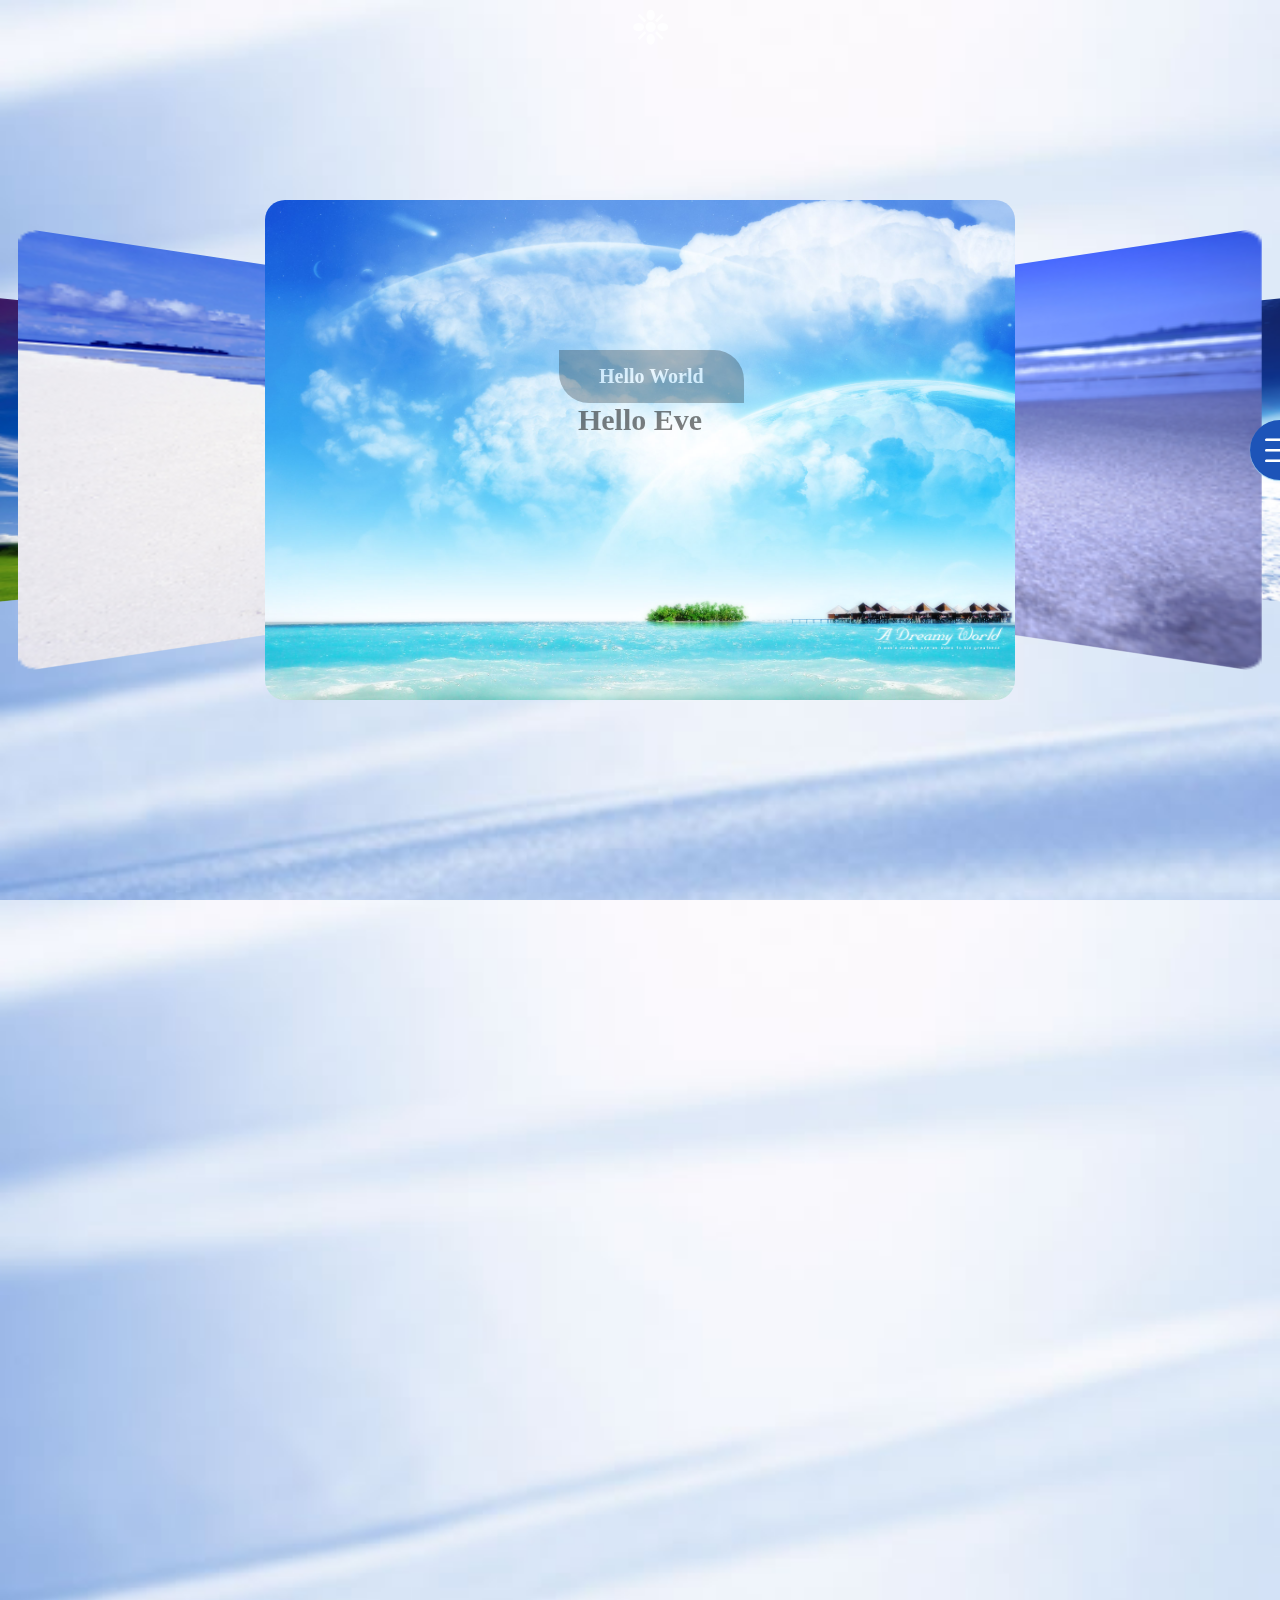
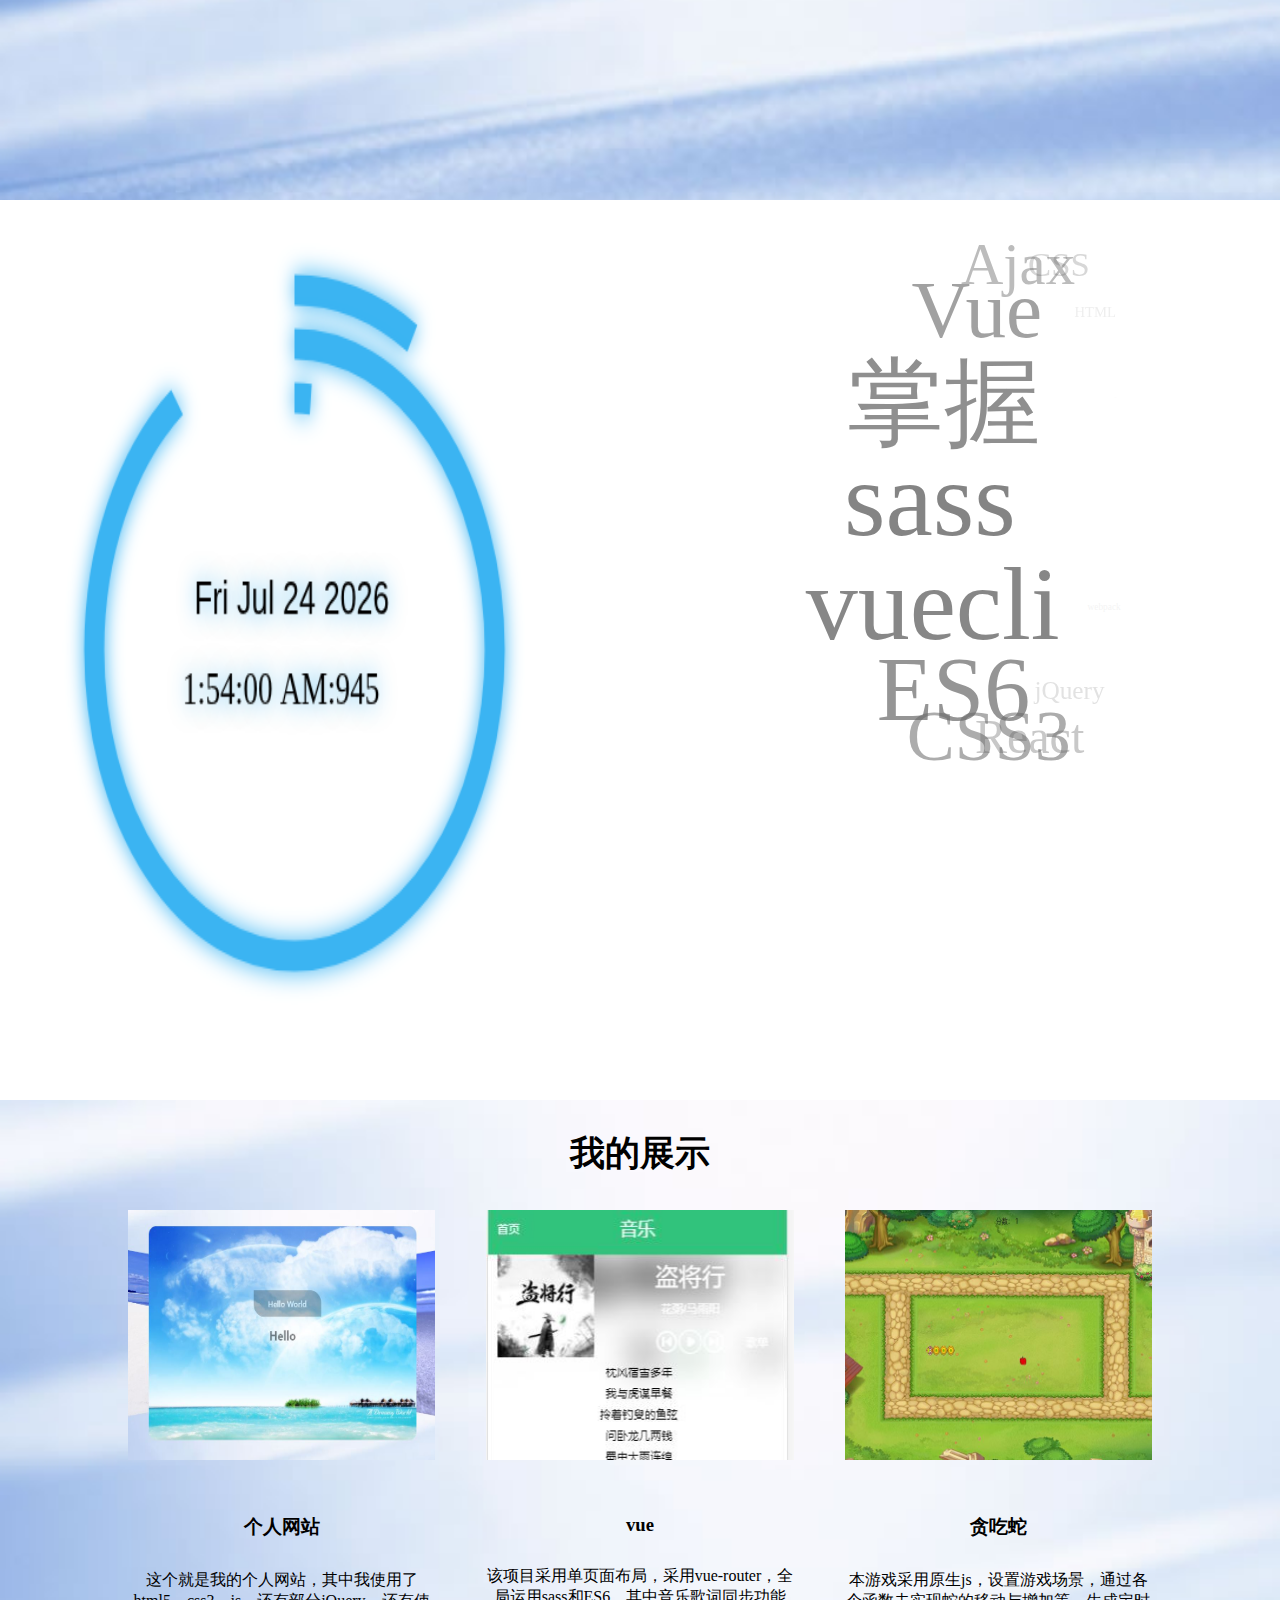
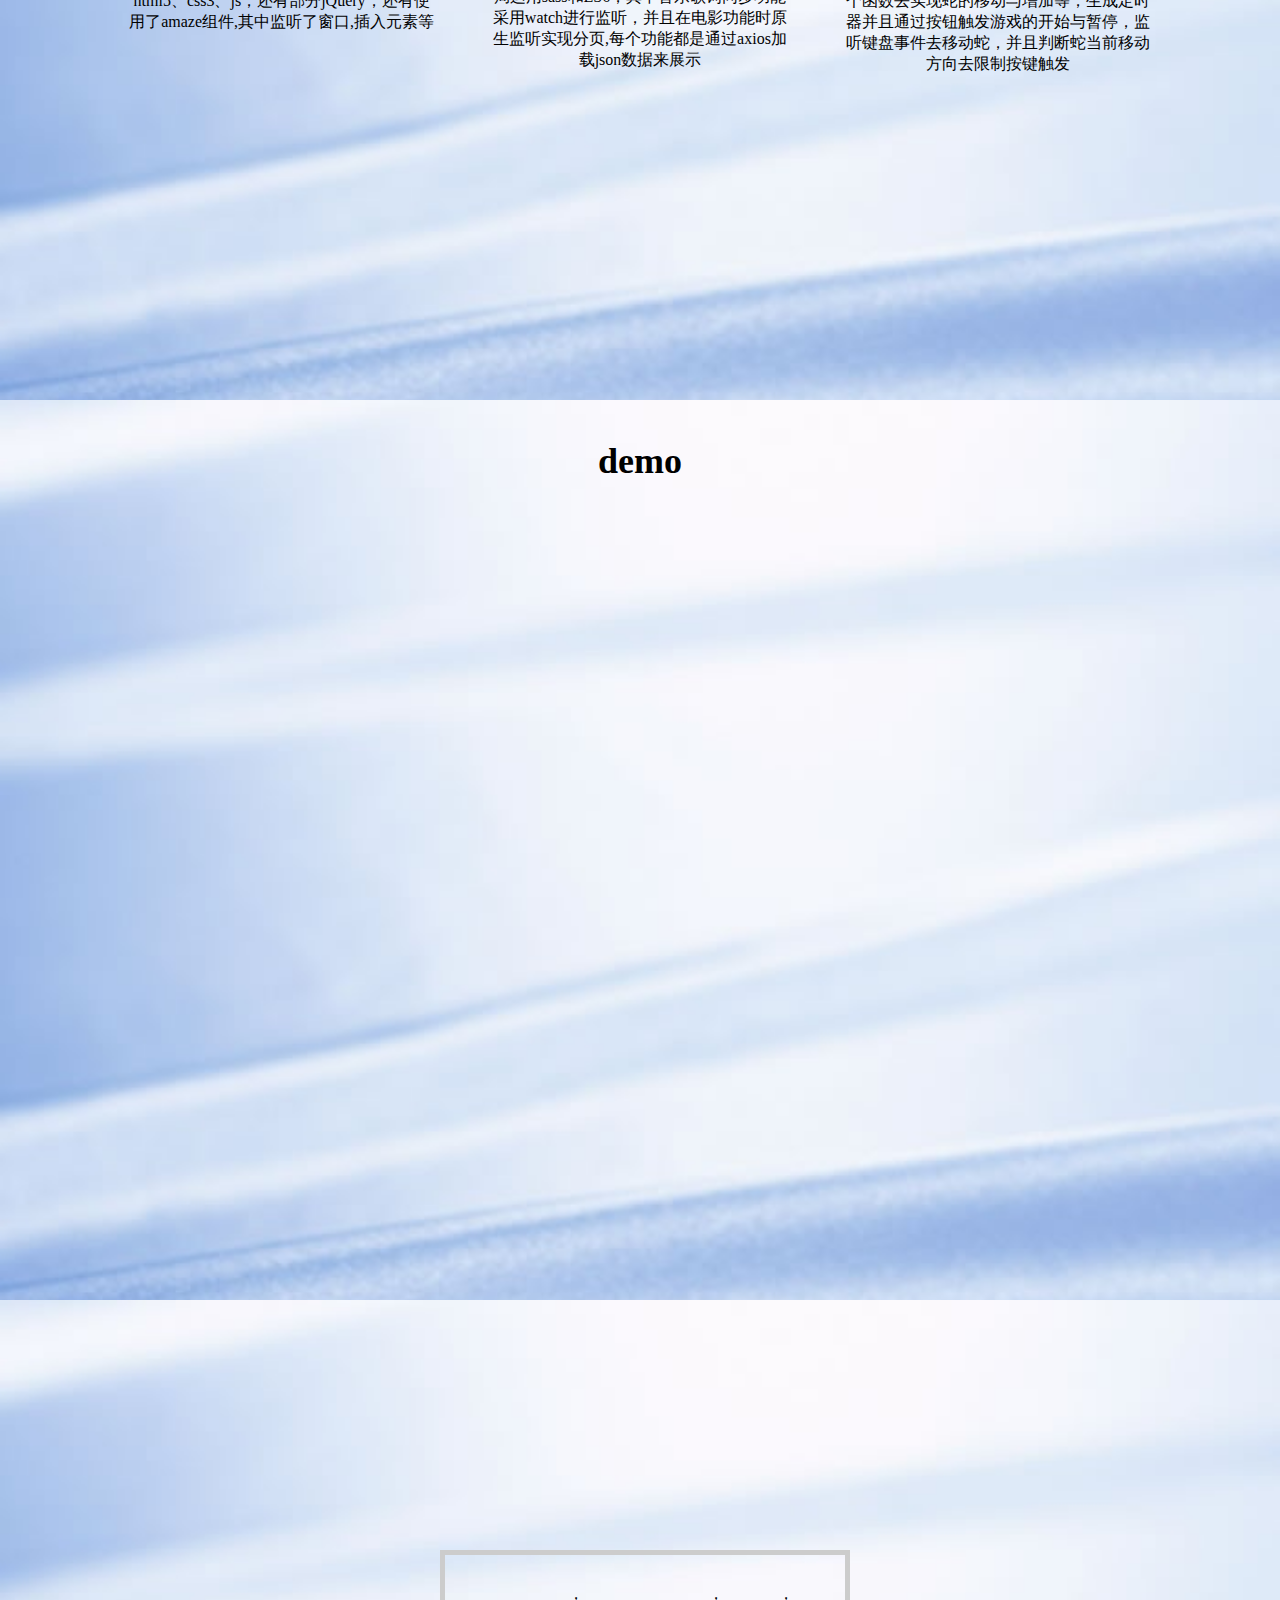
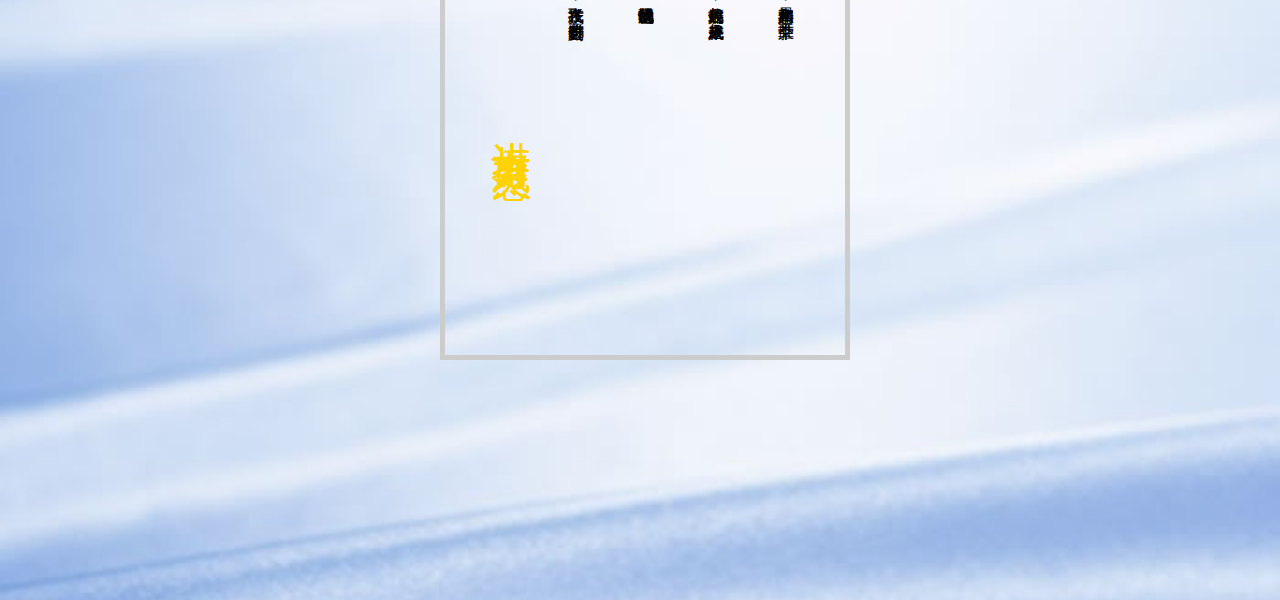
<file: index.html>
<!DOCTYPE html>
<html lang="en">
  <head>
    <meta charset="UTF-8" />
    <meta name="viewport" content="width=device-width, initial-scale=1.0" />
    <meta http-equiv="X-UA-Compatible" content="ie=edge" />
    <link rel="shortcut icon" href=" ./ico/index.ico" /> 
    <title>个人网站</title>
    <link rel="stylesheet" href="./css/index.css" />
    <link rel="stylesheet" type="text/css" href="./css/iconfont.css" />
  </head>
  <body>

    <div id="menu"><i class="iconfont icon-daohang"></i></div>


    <div id="side">
      <div class="side-border">
        <!-- <ul>
            <li class="li1" id="page1"><i class="iconfont icon-buoumaotubiao05"></i></li>
          <li class="li2" id="page2"><i class="iconfont icon-jieshao"></i></li>
          <li class="li3" id="page3"><i class="iconfont icon-lunbo"></i></li>
            <li id="mine" id="music"><img src="./img/logo.jpg" alt=""/></li>
          <li class="li4" id="page4"><i class="iconfont icon-xiangmu"></i></li>
          <li class="li5" id="page5"><i class="iconfont icon-wodemoban"></i></li>
          <li class="li6" id="page6"><i class="iconfont icon-lianxi-A"></i></li>
      </ul> -->
      <ul>
        <li class="li6" id="page1"><i class="iconfont icon-buoumaotubiao05"></i></li>
      <li class="li5" id="page2"><i class="iconfont icon-jieshao"></i></li>
      <li class="li4" id="page3"><i class="iconfont icon-lunbo"></i></li>
        
        <li id="mine" id="music">
            <img src="./img/logo.jpg" alt=""/>
              <!-- <audio src='./music.mp3'></audio> -->

        </li>

      <li class="li3" id="page4"><i class="iconfont icon-xiangmu"></i></li>
      <li class="li2" id="page5"><i class="iconfont icon-wodemoban"></i></li>
      <li class="li1" id="page6"><i class="iconfont icon-lianxi-A"></i></li>
  </ul>
      </div>
      <div class="side-close" id="close">
        <div>x</div>
        </div>
    </div>


    <div id="homepage">  
            <div class="wrapper" id="wrap">
              <img src="./img/home1.jpg" alt="">
              <img src="./img/home2.jpg" alt="">
              <img src="./img/home3.jpg" alt="">
              <img src="./img/home4.jpg" alt="">
              <img src="./img/home5.jpg" alt="">
          </div>
      <div class="homepage-middle">
        <h3>Hello World</h3>
        <div id="home-middle"></div>
      </div>
    </div>



    <div id="introduce">
      <div class="introduce-middle">
        <div class="introduce-middle-left">
          <div  class="div1 op" >我想你还不认识我</div>
          <div id="xuan">
            <li><button class="sele">javaScript</button></li>
            <li> <button>Vue</button></li>
            <li><button>持之以恒</button></li>
          </div>
          
          <div id="introduce-text" class="op"> 
            <div class="introduce-text-i">掌握JavaScript语言。了解事件冒泡,捕获等,对jQuery开发页面,提高开发效率,熟悉并应用ES6语法,并且会使用webpack打包工具,熟练使用photoshop 软件，以及 AxurePR 原型界面软件，能够根据交互原型和UI设计图完整制作出网页</div>
            <div>熟悉掌握vue,熟练应用vue基础知识,理解它的组件化,并对最新的vuecli3有一定的理解,熟练的使用vue-router和vue-x，使用axiox传入json数据，并采用watch进行监听</div>
            <div >学习前端知识,必须持之以恒,由起初对前端的兴趣,喜欢自己看看网上有意思的demo学习,再到现在,也明白了前端变为全栈,学习了php,总之坚持下来了,未来还会继续坚持</div>
          </div>
        </div>
        <div class="introduce-middle-right" id="twoimg">
          <img src="./img/introduce.jpg" alt="" />
        </div>
      </div>
    </div>


    
    
    <div id="lunbo">
        
        <canvas id="canvas" width="500" height="500">cccc</canvas>
        

        <div id="list">
            <ul>
              <li><a href="#" style="font-size: 2pt; opacity: 0.02; z-index: 2; left: 441.831px; top: 31.6389%;">React</a></li>
              <li><a href="#" style="font-size: 12pt; opacity: 0.12; z-index: 12; left: 399.886px; top: 16.6035%;">jQuery</a></li>
              <li><a href="#" style="font-size: 27pt; opacity: 0.27; z-index: 27; left: 319.387px; top: 7.19245%;">webpack</a></li>
              <li><a href="#" style="font-size: 45pt; opacity: 0.45; z-index: 45; left: 268.068px; top: 5.26963%;">php</a></li>
              <li><a href="#" style="font-size: 61pt; opacity: 0.61; z-index: 61; left: 271.315px; top: 11.2159%;">Js</a></li>
              <li><a href="#" style="font-size: 74pt; opacity: 0.74; z-index: 74; left: 149.105px; top: 23.8535%;">HTML</a></li>
              <li><a href="#" style="font-size: 80pt; opacity: 0.8; z-index: 80; left: 161.027px; top: 40.6795%;">CSS</a></li>
              <li><a href="#" style="font-size: 78pt; opacity: 0.78; z-index: 78; left: 174.169px; top: 58.3611%;">Ajax</a></li>
              <li><a href="#" style="font-size: 68pt; opacity: 0.68; z-index: 68; left: 92.6139px; top: 73.3965%;">Vue</a></li>
              <li><a href="#" style="font-size: 53pt; opacity: 0.53; z-index: 53; left: 210.613px; top: 82.8076%;">掌握</a></li>
              <li><a href="#" style="font-size: 35pt; opacity: 0.35; z-index: 35; left: 312.932px; top: 84.7304%;">sass</a></li>
              <li><a href="#" style="font-size: 19pt; opacity: 0.19; z-index: 19; left: 368.685px; top: 78.7841%;">vuecli</a></li>
              <li><a href="#" style="font-size: 6pt; opacity: 0.06; z-index: 6; left: 429.895px; top: 66.1465%;">ES6</a></li>
              <li><a href="#" style="font-size: 0pt; opacity: 0; z-index: 0; left: 449.473px; top: 49.3205%;">CSS3</a></li>
            </ul>
          </div>
    </div>



    <div id="know">
        <h2>我的展示</h2>
        <div class="clearfix know-content">
          <div class="know-div">
            <a href="http://www.haoluweb.top"> <img src="./img/knowh.JPG" alt=""></a>
           
            <i class="iconfont icon-wangzhan"></i>
            <h3>个人网站</h3>
            <p>这个就是我的个人网站，其中我使用了html5、css3、js，还有部分jQuery，还有使用了amaze组件,其中监听了窗口,插入元素等
            </p>
          </div>
          <div class="know-div1">
            <a href="./project/Gbox/index.html">
              <img src="./img/vue.JPG" alt="">
            </a>
            
            <i class="iconfont icon-vuejs"></i>
            <h3>vue</h3>
            <p>该项目采用单页面布局，采用vue-router，全局运用sass和ES6，其中音乐歌词同步功能采用watch进行监听，并且在电影功能时原生监听实现分页,每个功能都是通过axios加载json数据来展示</p>
          </div>
          <div class="know-div2">
            <a href="./demo/snake/index.html">
               <img src="./img/snake.JPG" alt="">
            </a>
           
            <i class="iconfont icon-guojia"></i>
            <h3>贪吃蛇</h3>
            <p>本游戏采用原生js，设置游戏场景，通过各个函数去实现蛇的移动与增加等，生成定时器并且通过按钮触发游戏的开始与暂停，监听键盘事件去移动蛇，并且判断蛇当前移动方向去限制按键触发</p>
          </div>
      </div>
    </div>



    <div id="demo">
      <h2>demo</h2>
      <ul class="demo-content">
        <li id="demo1">
          <a href="./demo/tianmao/index.html">
            <img src="./img/tianmao.JPG" alt="">
            <h4>仿天猫首屏</h4>
          </a>
        </li>
        <li id="demo2">
            <a href="./demo/2048/index.html">
              <img src="./img/demo2.JPG" alt="">
              <h4>2048</h4>
            </a>
        </li>
        <li id="demo3">
          <a href="./demo/revolve/index.html">
            <img src="./img/revolve.jpg" alt="">
            <h4>3D旋转</h4>
          </a>
        </li>
        <li id="demo4">
          <a href="./demo/rain/rain.html">
            <img src="./img/rain.JPG" alt="">
            <h4>雨天特效</h4>
          </a>
        </li>
        <li id="demo5">
          <a href="html/1.html">
            <img src="./img/react.JPG" alt="">
            <h4>美团</h4>
          </a>
        </li>
        <li id="demo6">
            <a href="./demo/picture/index.html">
              <img src="./img/picture.JPG" alt="">
              <h4>照片墙</h4>
            </a>
        </li>

      </ul>
    </div>




    <div id="bottom">
      <div class="bottom-content">
          <div class="bottom-title">进步 努力 灵感</div>
          <div class="bottom-font">技术在飞跃，时刻都要进步</div>
          <div class="bottom-font">代码运行成功的喜悦</div>
          <div class="bottom-font">前端代表兴趣，兴趣成就未来</div>
          <div class="bottom-font">如果和您共事，不胜荣幸</div>
          <div class="bottom-i">
              <ul>
                <li>
                  <a href="https://github.com/haolushan5253">
                  <i class="iconfont icon-github"><span class="bottom-i-div ico1">
                  GitHub
                </span></i></a>
                </li>

                <li><i class="iconfont icon-weibiaoti-"><span class="bottom-i-div ico2">
                      18846771136
                    </span></i>
                  </li>

                <li><i class="iconfont icon-youxiang-"><span class="bottom-i-div ico3">
                      2587051793@qq.com
                    </span></i>
                  </li>

                <li>
                  <i class="iconfont icon-changyonglogo28"><span class="bottom-i-div ico4">
                     <img src="./img/weixin.jpg" alt="">
                    </span></i>
                  </li>
              </ul>
          </div>
      </div>
    </div>







  </body>
  <script src="./js/jquery.min.js"></script>
  <script src="./js/pulley.js"></script>
  <script src="./js/menu.js"></script>
  <script src="./js/lunbo.js"></script>
  <script src="./js/go.js"></script>
</html>
</file>
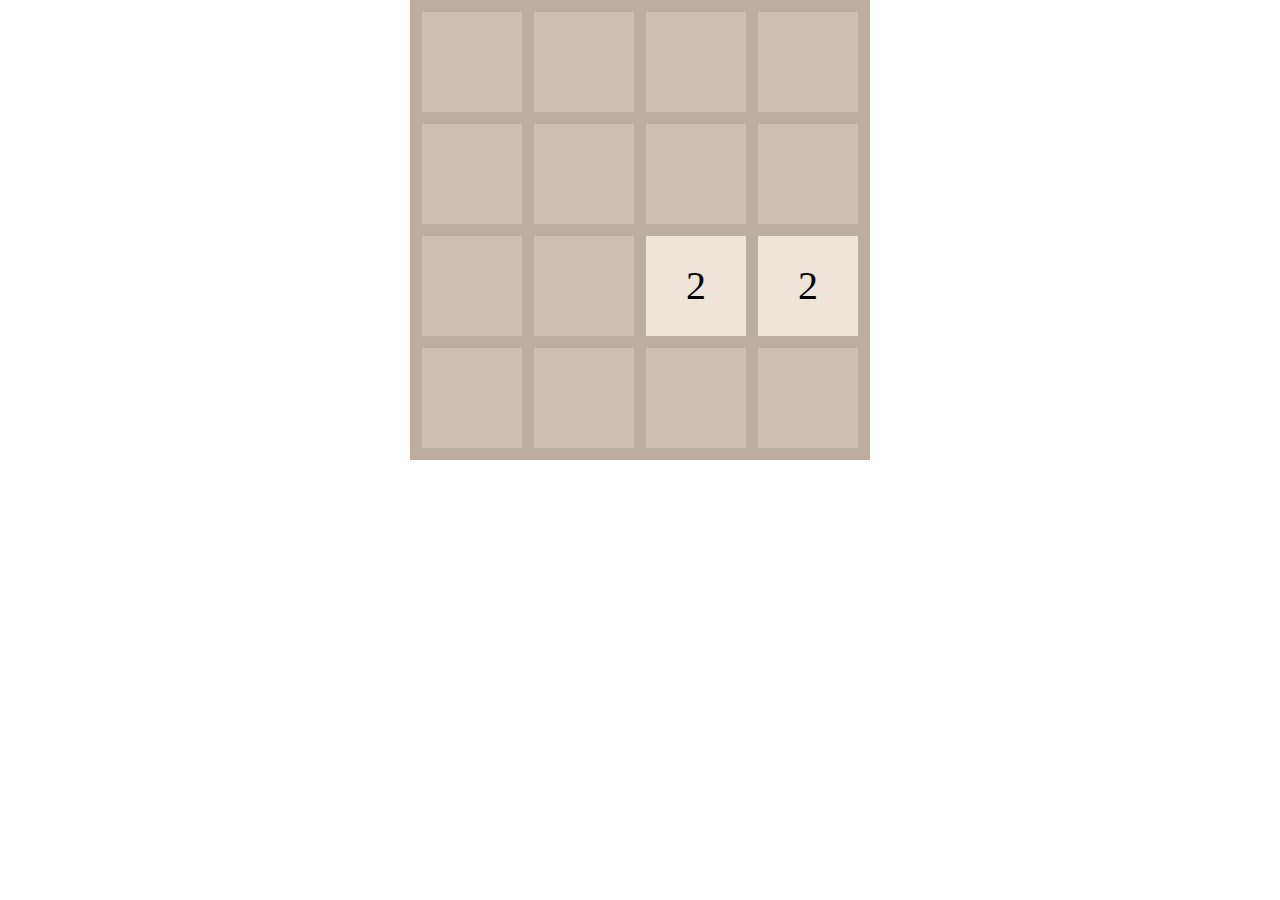
<file: demo/2048/index.html>
<!DOCTYPE html>
<html lang="en">
<head>
    <meta charset="UTF-8">
    <title>2048</title>

    <script src="index.js"></script>
    <link href="index.css" rel="stylesheet"/>
</head>
<body>
    <div id="my2048">
    </div>

</body>
</html>
</file>
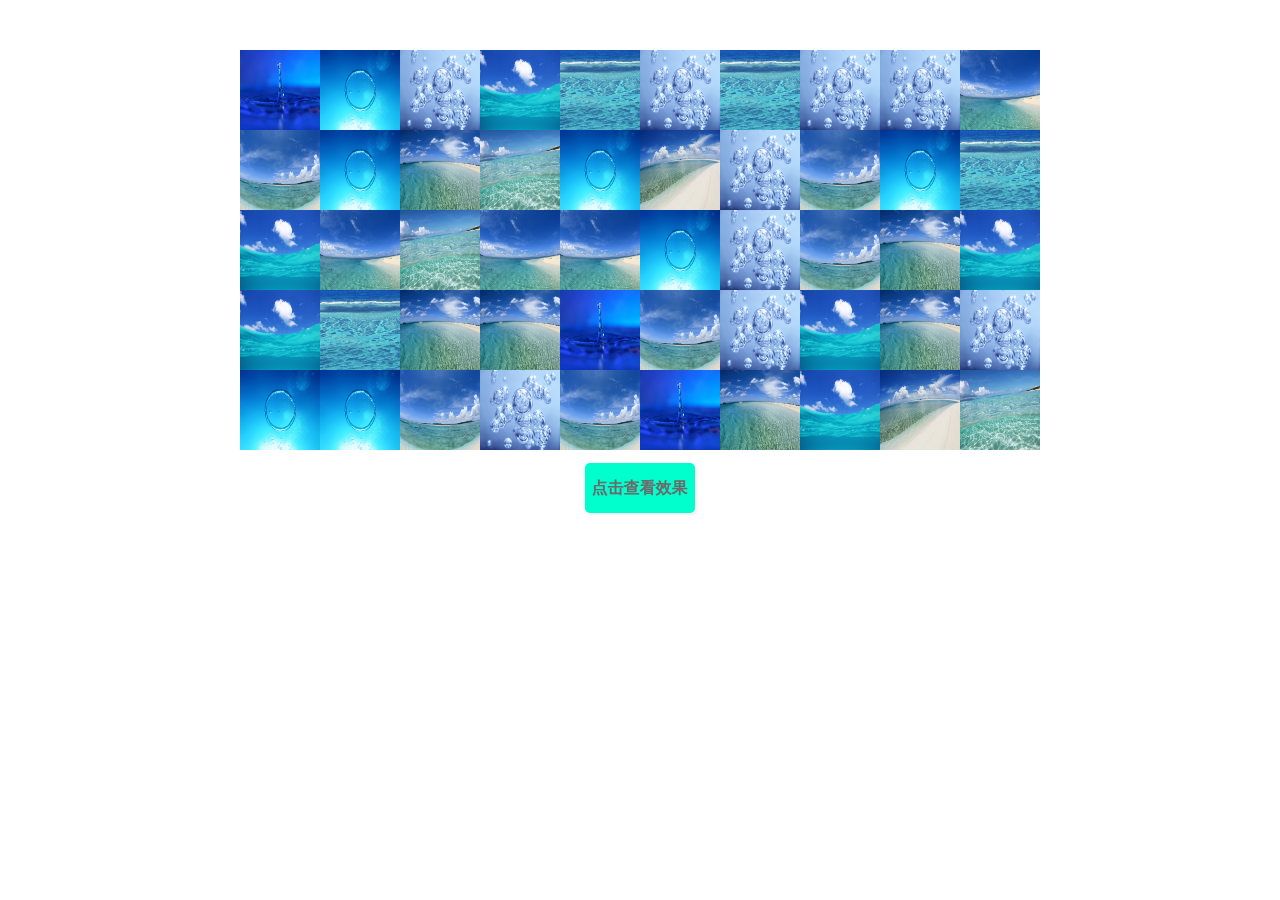
<file: demo/picture/index.html>
<!DOCTYPE html>
<html lang="en">
<head>
    <meta charset="UTF-8">
    <meta name="viewport" content="width=device-width, initial-scale=1.0">
    <meta http-equiv="X-UA-Compatible" content="ie=edge">
    <title>照片墙</title>
    <link rel="stylesheet" href="./index.css">
</head>
<body>
    <div class="wrapper">
        <div class="imgBox"></div>
        <div class="btn">点击查看效果</div>
    </div>
    <script src="./jquery.js"></script>
    <script src="./index.js"></script>
</body>
</html>
</file>
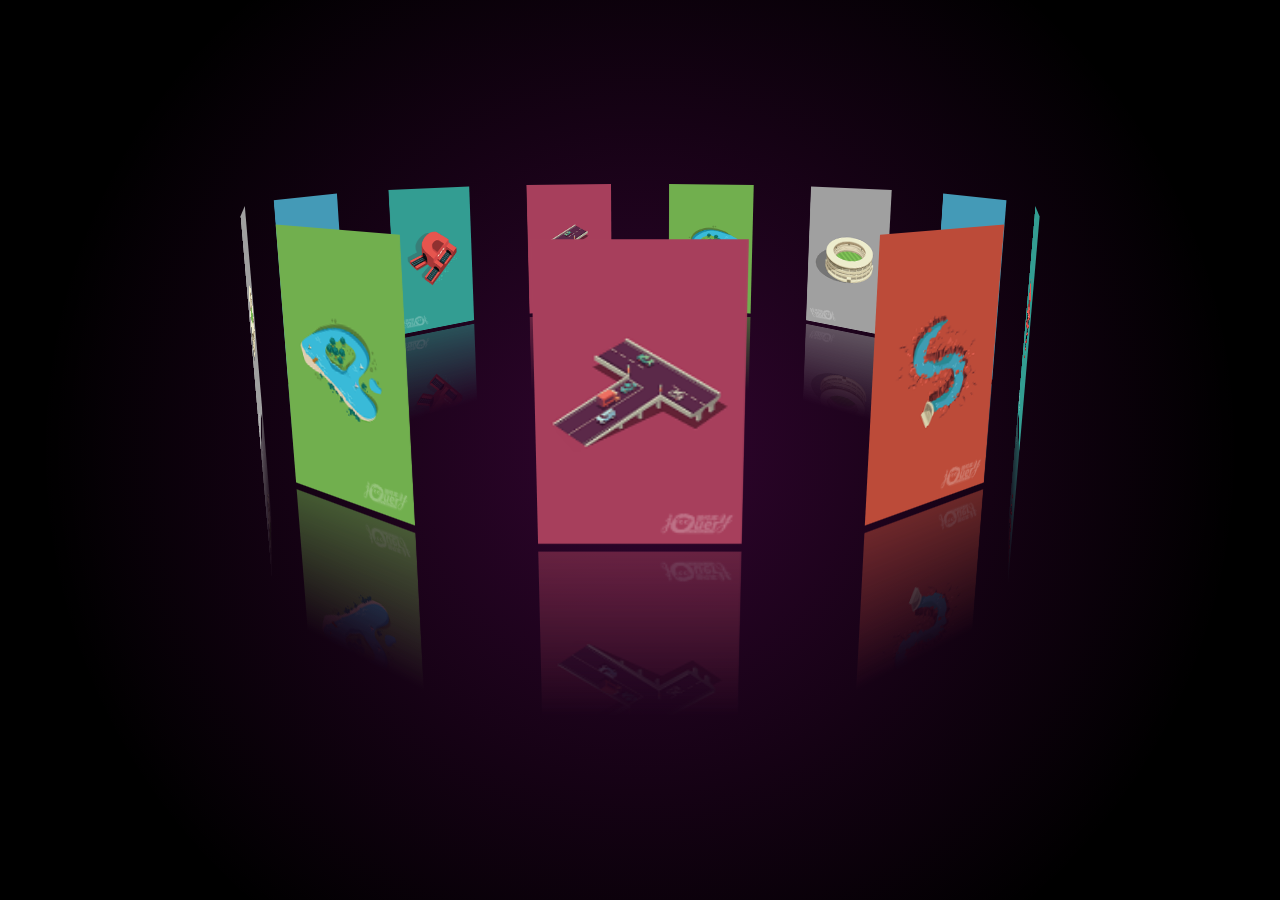
<file: demo/revolve/index.html>
<!DOCTYPE html>
<html lang="en">
<head>
    <meta charset="UTF-8">
    <meta name="viewport" content="width=device-width, initial-scale=1.0">
    <meta http-equiv="X-UA-Compatible" content="ie=edge">
    <link rel="shortcut icon" href=" ./../../ico/revolve.ico" /> 
    <title>3D旋转</title>
    <style>
       *{
            margin:0;
            padding:0;
        }
        html, body{
            width: 100%;
            height:100%;
            background:-webkit-radial-gradient(center center,600px 600px,rgba(244,23,234,0.2),rgba(0,0,0,0));
            background-color:#000;
            overflow: hidden; 
        }
        .wrapper{
            perspective:800px;
        }
        .box{ 
            width:120px;
            height:180px;
            margin:200px auto;
            position: relative;
            transform-style:preserve-3d;
            transform: rotateX(-10deg) rotateY(0deg);
        }
        .box img{
            width:100%;
            height: 100%;
            position: absolute;
            transform:rotateY(0deg) translateZ(0px);
            -webkit-box-reflect:below 5px -webkit-linear-gradient(top,rgba(0,0,0,0) 40%,rgba(0,0,0,0.5) 100%);

        } 
    </style>
</head>
<body>
    <div class="wrapper">
        <div class="box">
            <img src="./img/1.png" alt="">
            <img src="./img/2.png" alt="">
            <img src="./img/3.png" alt="">
            <img src="./img/4.png" alt="">
            <img src="./img/5.png" alt="">
            <img src="./img/6.png" alt="">
            <img src="./img/1.png" alt="">
            <img src="./img/3.png" alt="">
            <img src="./img/4.png" alt="">
            <img src="./img/5.png" alt="">
            <img src="./img/6.png" alt="">
        </div>
    </div>
    <script src="jquery.js"></script>
    <script src="index.js"></script>
</body>
</html>
</file>
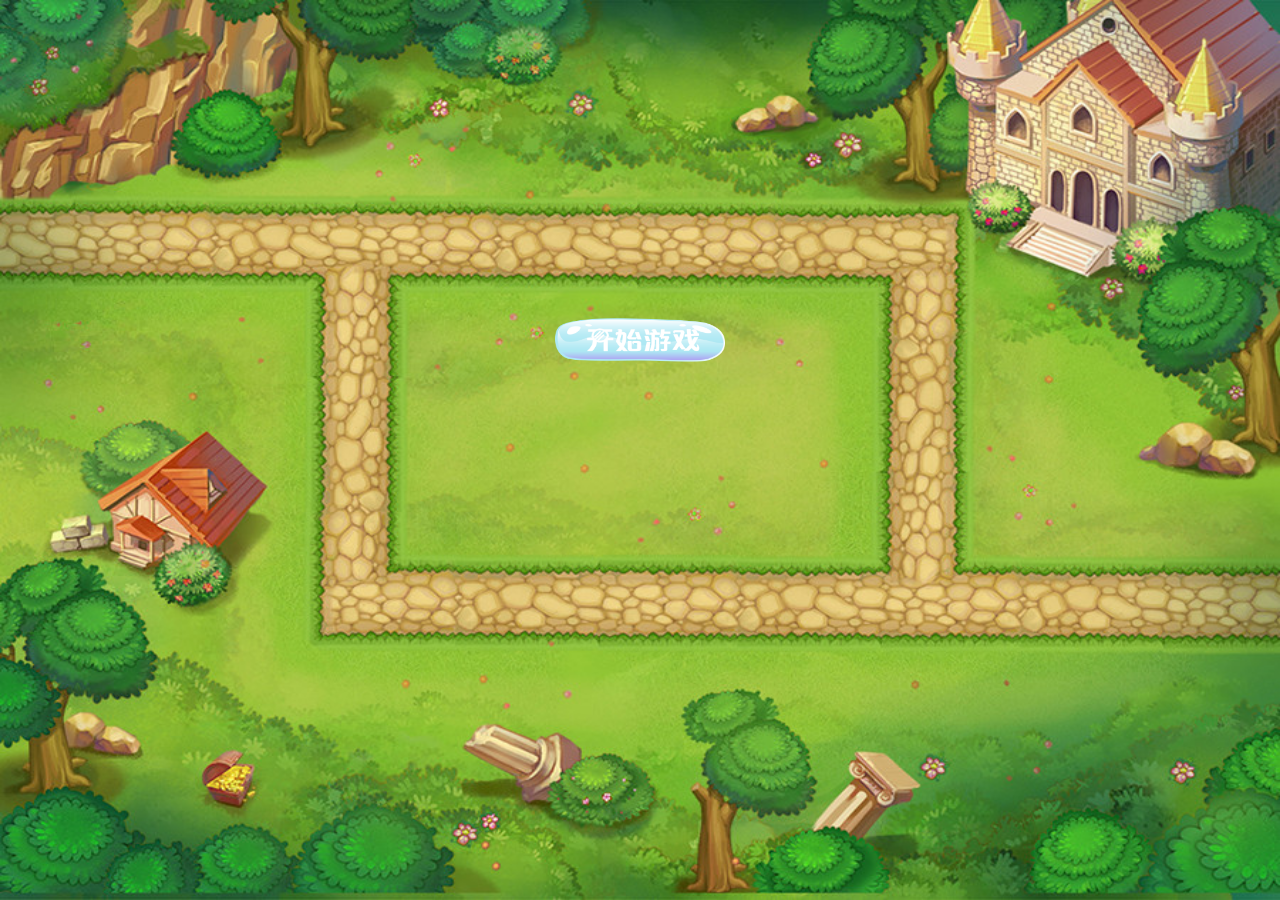
<file: demo/snake/index.html>
<!DOCTYPE html>
<html lang="en">
<head>
    <meta charset="UTF-8">
    <meta name="viewport" content="width=device-width, initial-scale=1.0">
    <meta http-equiv="X-UA-Compatible" content="ie=edge">
    <title>贪吃蛇</title>
    <link rel="shortcut icon" href=" ./../../ico/snake.ico" /> 
    <link rel="stylesheet" href="index.css">
</head>
<body>
    <div class="all">
      <div class="start">
            <img src="img/startGame.png" alt="" id="startimg">
    </div>
    <div id="play">
        <div class="noplay" id="startr">
            <img src="img/pause.png" alt="" id="one" class="noplay-one">
            <img src="img/start.png" alt="" id="second" class="noplay-second">
        </div>
        <div class="score">
            <span>分数：</span>
            <span id="score"></span>
        </div>
        <div class="main" id="main"></div>
    </div>
    <div class="over" id="over">
        <div class="none" id="close">
            <img src="img/closeBtn.png" alt="">
        </div>
        <div class="look"></div>
        <div class="get">
            <span id="fen"></span>
        </div>
        
    </div>  
    </div>
    <script src="./index.js"></script>
</body>
</html>
</file>
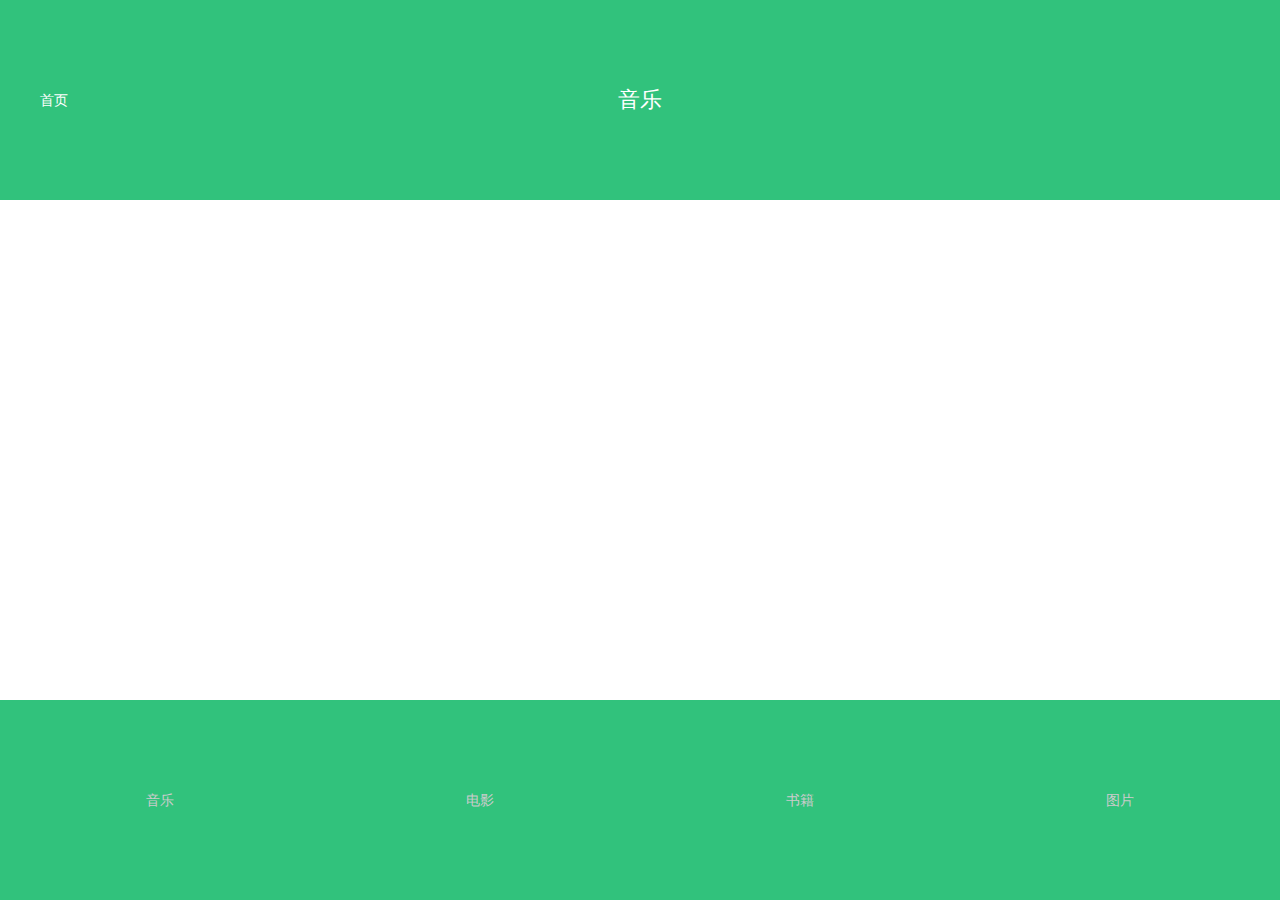
<file: project/Gbox/index.html>
<!DOCTYPE html><html lang=en><head><meta charset=utf-8><meta http-equiv=X-UA-Compatible content="IE=edge"><meta name=viewport content="width=device-width,initial-scale=1"><link rel="shortcut icon" href=./img/title.ico><title>Gbox</title><link href=/project/Gbox/css/chunk-76d3ab77.b0b0744f.css rel=prefetch><link href=/project/Gbox/js/chunk-76d3ab77.c0ad5109.js rel=prefetch><link href=/project/Gbox/css/app.16d1d176.css rel=preload as=style><link href=/project/Gbox/js/app.303a57e7.js rel=preload as=script><link href=/project/Gbox/js/chunk-vendors.d5a95ffd.js rel=preload as=script><link href=/project/Gbox/css/app.16d1d176.css rel=stylesheet></head><body><noscript><strong>We're sorry but vueapp doesn't work properly without JavaScript enabled. Please enable it to continue.</strong></noscript><div id=app></div><script src=/project/Gbox/js/chunk-vendors.d5a95ffd.js></script><script src=/project/Gbox/js/app.303a57e7.js></script></body></html>
</file>
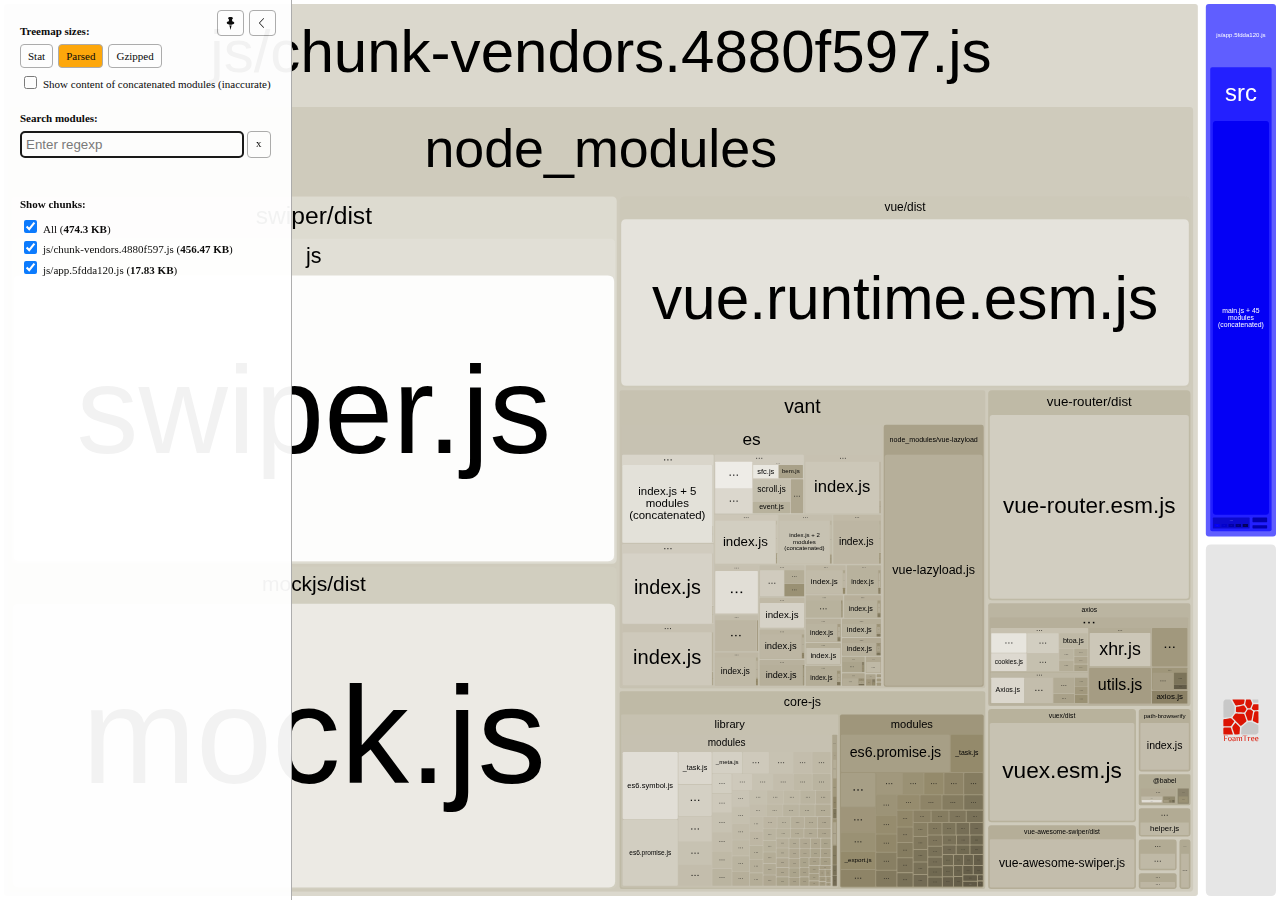
<file: app/report.html>
<!DOCTYPE html>
<html>
  <head>
    <meta charset="UTF-8"/>
    <meta name="viewport" content="width=device-width, initial-scale=1"/>
    <title>Webpack Bundle Analyzer</title>

    
  <!-- viewer.js -->
  <script>
    !function(e){var t={};function n(r){if(t[r])return t[r].exports;var i=t[r]={i:r,l:!1,exports:{}};return e[r].call(i.exports,i,i.exports,n),i.l=!0,i.exports}n.m=e,n.c=t,n.d=function(e,t,r){n.o(e,t)||Object.defineProperty(e,t,{enumerable:!0,get:r})},n.r=function(e){"undefined"!=typeof Symbol&&Symbol.toStringTag&&Object.defineProperty(e,Symbol.toStringTag,{value:"Module"}),Object.defineProperty(e,"__esModule",{value:!0})},n.t=function(e,t){if(1&t&&(e=n(e)),8&t)return e;if(4&t&&"object"==typeof e&&e&&e.__esModule)return e;var r=Object.create(null);if(n.r(r),Object.defineProperty(r,"default",{enumerable:!0,value:e}),2&t&&"string"!=typeof e)for(var i in e)n.d(r,i,function(t){return e[t]}.bind(null,i));return r},n.n=function(e){var t=e&&e.__esModule?function(){return e.default}:function(){return e};return n.d(t,"a",t),t},n.o=function(e,t){return Object.prototype.hasOwnProperty.call(e,t)},n.p="/",n(n.s=65)}([function(e,t,n){var r=n(36);"string"==typeof r&&(r=[[e.i,r,""]]);var i={hmr:!0,transform:void 0,insertInto:void 0};n(3)(r,i);r.locals&&(e.exports=r.locals)},function(e,t,n){var r;
/*!
  Copyright (c) 2017 Jed Watson.
  Licensed under the MIT License (MIT), see
  http://jedwatson.github.io/classnames
*/
/*!
  Copyright (c) 2017 Jed Watson.
  Licensed under the MIT License (MIT), see
  http://jedwatson.github.io/classnames
*/
!function(){"use strict";var n={}.hasOwnProperty;function i(){for(var e=[],t=0;t<arguments.length;t++){var r=arguments[t];if(r){var o=typeof r;if("string"===o||"number"===o)e.push(r);else if(Array.isArray(r)&&r.length){var a=i.apply(null,r);a&&e.push(a)}else if("object"===o)for(var s in r)n.call(r,s)&&r[s]&&e.push(s)}}return e.join(" ")}void 0!==e&&e.exports?(i.default=i,e.exports=i):void 0===(r=function(){return i}.apply(t,[]))||(e.exports=r)}()},function(e,t){e.exports=function(e){var t=[];return t.toString=function(){return this.map(function(t){var n=function(e,t){var n=e[1]||"",r=e[3];if(!r)return n;if(t&&"function"==typeof btoa){var i=function(e){return"/*# sourceMappingURL=data:application/json;charset=utf-8;base64,"+btoa(unescape(encodeURIComponent(JSON.stringify(e))))+" */"}(r),o=r.sources.map(function(e){return"/*# sourceURL="+r.sourceRoot+e+" */"});return[n].concat(o).concat([i]).join("\n")}return[n].join("\n")}(t,e);return t[2]?"@media "+t[2]+"{"+n+"}":n}).join("")},t.i=function(e,n){"string"==typeof e&&(e=[[null,e,""]]);for(var r={},i=0;i<this.length;i++){var o=this[i][0];"number"==typeof o&&(r[o]=!0)}for(i=0;i<e.length;i++){var a=e[i];"number"==typeof a[0]&&r[a[0]]||(n&&!a[2]?a[2]=n:n&&(a[2]="("+a[2]+") and ("+n+")"),t.push(a))}},t}},function(e,t,n){var r={},i=function(e){var t;return function(){return void 0===t&&(t=e.apply(this,arguments)),t}}(function(){return window&&document&&document.all&&!window.atob}),o=function(e){var t={};return function(e,n){if("function"==typeof e)return e();if(void 0===t[e]){var r=function(e,t){return t?t.querySelector(e):document.querySelector(e)}.call(this,e,n);if(window.HTMLIFrameElement&&r instanceof window.HTMLIFrameElement)try{r=r.contentDocument.head}catch(e){r=null}t[e]=r}return t[e]}}(),a=null,s=0,u=[],l=n(27);function c(e,t){for(var n=0;n<e.length;n++){var i=e[n],o=r[i.id];if(o){o.refs++;for(var a=0;a<o.parts.length;a++)o.parts[a](i.parts[a]);for(;a<i.parts.length;a++)o.parts.push(b(i.parts[a],t))}else{var s=[];for(a=0;a<i.parts.length;a++)s.push(b(i.parts[a],t));r[i.id]={id:i.id,refs:1,parts:s}}}}function h(e,t){for(var n=[],r={},i=0;i<e.length;i++){var o=e[i],a=t.base?o[0]+t.base:o[0],s={css:o[1],media:o[2],sourceMap:o[3]};r[a]?r[a].parts.push(s):n.push(r[a]={id:a,parts:[s]})}return n}function f(e,t){var n=o(e.insertInto);if(!n)throw new Error("Couldn't find a style target. This probably means that the value for the 'insertInto' parameter is invalid.");var r=u[u.length-1];if("top"===e.insertAt)r?r.nextSibling?n.insertBefore(t,r.nextSibling):n.appendChild(t):n.insertBefore(t,n.firstChild),u.push(t);else if("bottom"===e.insertAt)n.appendChild(t);else{if("object"!=typeof e.insertAt||!e.insertAt.before)throw new Error("[Style Loader]\n\n Invalid value for parameter 'insertAt' ('options.insertAt') found.\n Must be 'top', 'bottom', or Object.\n (https://github.com/webpack-contrib/style-loader#insertat)\n");var i=o(e.insertAt.before,n);n.insertBefore(t,i)}}function d(e){if(null===e.parentNode)return!1;e.parentNode.removeChild(e);var t=u.indexOf(e);t>=0&&u.splice(t,1)}function p(e){var t=document.createElement("style");if(void 0===e.attrs.type&&(e.attrs.type="text/css"),void 0===e.attrs.nonce){var r=function(){0;return n.nc}();r&&(e.attrs.nonce=r)}return g(t,e.attrs),f(e,t),t}function g(e,t){Object.keys(t).forEach(function(n){e.setAttribute(n,t[n])})}function b(e,t){var n,r,i,o;if(t.transform&&e.css){if(!(o=t.transform(e.css)))return function(){};e.css=o}if(t.singleton){var u=s++;n=a||(a=p(t)),r=y.bind(null,n,u,!1),i=y.bind(null,n,u,!0)}else e.sourceMap&&"function"==typeof URL&&"function"==typeof URL.createObjectURL&&"function"==typeof URL.revokeObjectURL&&"function"==typeof Blob&&"function"==typeof btoa?(n=function(e){var t=document.createElement("link");return void 0===e.attrs.type&&(e.attrs.type="text/css"),e.attrs.rel="stylesheet",g(t,e.attrs),f(e,t),t}(t),r=function(e,t,n){var r=n.css,i=n.sourceMap,o=void 0===t.convertToAbsoluteUrls&&i;(t.convertToAbsoluteUrls||o)&&(r=l(r));i&&(r+="\n/*# sourceMappingURL=data:application/json;base64,"+btoa(unescape(encodeURIComponent(JSON.stringify(i))))+" */");var a=new Blob([r],{type:"text/css"}),s=e.href;e.href=URL.createObjectURL(a),s&&URL.revokeObjectURL(s)}.bind(null,n,t),i=function(){d(n),n.href&&URL.revokeObjectURL(n.href)}):(n=p(t),r=function(e,t){var n=t.css,r=t.media;r&&e.setAttribute("media",r);if(e.styleSheet)e.styleSheet.cssText=n;else{for(;e.firstChild;)e.removeChild(e.firstChild);e.appendChild(document.createTextNode(n))}}.bind(null,n),i=function(){d(n)});return r(e),function(t){if(t){if(t.css===e.css&&t.media===e.media&&t.sourceMap===e.sourceMap)return;r(e=t)}else i()}}e.exports=function(e,t){if("undefined"!=typeof DEBUG&&DEBUG&&"object"!=typeof document)throw new Error("The style-loader cannot be used in a non-browser environment");(t=t||{}).attrs="object"==typeof t.attrs?t.attrs:{},t.singleton||"boolean"==typeof t.singleton||(t.singleton=i()),t.insertInto||(t.insertInto="head"),t.insertAt||(t.insertAt="bottom");var n=h(e,t);return c(n,t),function(e){for(var i=[],o=0;o<n.length;o++){var a=n[o];(s=r[a.id]).refs--,i.push(s)}e&&c(h(e,t),t);for(o=0;o<i.length;o++){var s;if(0===(s=i[o]).refs){for(var u=0;u<s.parts.length;u++)s.parts[u]();delete r[s.id]}}}};var v=function(){var e=[];return function(t,n){return e[t]=n,e.filter(Boolean).join("\n")}}();function y(e,t,n,r){var i=n?"":r.css;if(e.styleSheet)e.styleSheet.cssText=v(t,i);else{var o=document.createTextNode(i),a=e.childNodes;a[t]&&e.removeChild(a[t]),a.length?e.insertBefore(o,a[t]):e.appendChild(o)}}},function(e,t,n){var r=n(30);"string"==typeof r&&(r=[[e.i,r,""]]);var i={hmr:!0,transform:void 0,insertInto:void 0};n(3)(r,i);r.locals&&(e.exports=r.locals)},function(e,t,n){"use strict";
/**
 * filesize
 *
 * @copyright 2018 Jason Mulligan <jason.mulligan@avoidwork.com>
 * @license BSD-3-Clause
 * @version 3.6.1
 */
/**
 * filesize
 *
 * @copyright 2018 Jason Mulligan <jason.mulligan@avoidwork.com>
 * @license BSD-3-Clause
 * @version 3.6.1
 */
!function(t){var n=/^(b|B)$/,r={iec:{bits:["b","Kib","Mib","Gib","Tib","Pib","Eib","Zib","Yib"],bytes:["B","KiB","MiB","GiB","TiB","PiB","EiB","ZiB","YiB"]},jedec:{bits:["b","Kb","Mb","Gb","Tb","Pb","Eb","Zb","Yb"],bytes:["B","KB","MB","GB","TB","PB","EB","ZB","YB"]}},i={iec:["","kibi","mebi","gibi","tebi","pebi","exbi","zebi","yobi"],jedec:["","kilo","mega","giga","tera","peta","exa","zetta","yotta"]};function o(e){var t,o,a,s,u,l,c,h,f,d,p,g,b,v=arguments.length>1&&void 0!==arguments[1]?arguments[1]:{},y=[],m=0,x=void 0,w=void 0;if(isNaN(e))throw new Error("Invalid arguments");return o=!0===v.bits,f=!0===v.unix,t=v.base||2,h=void 0!==v.round?v.round:f?1:2,d=void 0!==v.separator&&v.separator||"",p=void 0!==v.spacer?v.spacer:f?"":" ",b=v.symbols||v.suffixes||{},g=2===t&&v.standard||"jedec",c=v.output||"string",s=!0===v.fullform,u=v.fullforms instanceof Array?v.fullforms:[],x=void 0!==v.exponent?v.exponent:-1,l=(w=Number(e))<0,a=t>2?1e3:1024,l&&(w=-w),(-1===x||isNaN(x))&&(x=Math.floor(Math.log(w)/Math.log(a)))<0&&(x=0),x>8&&(x=8),0===w?(y[0]=0,y[1]=f?"":r[g][o?"bits":"bytes"][x]):(m=w/(2===t?Math.pow(2,10*x):Math.pow(1e3,x)),o&&(m*=8)>=a&&x<8&&(m/=a,x++),y[0]=Number(m.toFixed(x>0?h:0)),y[1]=10===t&&1===x?o?"kb":"kB":r[g][o?"bits":"bytes"][x],f&&(y[1]="jedec"===g?y[1].charAt(0):x>0?y[1].replace(/B$/,""):y[1],n.test(y[1])&&(y[0]=Math.floor(y[0]),y[1]=""))),l&&(y[0]=-y[0]),y[1]=b[y[1]]||y[1],"array"===c?y:"exponent"===c?x:"object"===c?{value:y[0],suffix:y[1],symbol:y[1]}:(s&&(y[1]=u[x]?u[x]:i[g][x]+(o?"bit":"byte")+(1===y[0]?"":"s")),d.length>0&&(y[0]=y[0].toString().replace(".",d)),y.join(p))}o.partial=function(e){return function(t){return o(t,e)}},e.exports=o}("undefined"!=typeof window&&window)},function(e,t,n){var r=n(44);"string"==typeof r&&(r=[[e.i,r,""]]);var i={hmr:!0,transform:void 0,insertInto:void 0};n(3)(r,i);r.locals&&(e.exports=r.locals)},function(e,t,n){var r=n(35);"string"==typeof r&&(r=[[e.i,r,""]]);var i={hmr:!0,transform:void 0,insertInto:void 0};n(3)(r,i);r.locals&&(e.exports=r.locals)},function(e,t,n){var r=n(55),i=n(14),o=/[&<>"']/g,a=RegExp(o.source);e.exports=function(e){return(e=i(e))&&a.test(e)?e.replace(o,r):e}},function(e,t,n){var r=n(28);"string"==typeof r&&(r=[[e.i,r,""]]);var i={hmr:!0,transform:void 0,insertInto:void 0};n(3)(r,i);r.locals&&(e.exports=r.locals)},function(e,t,n){var r=n(29);"string"==typeof r&&(r=[[e.i,r,""]]);var i={hmr:!0,transform:void 0,insertInto:void 0};n(3)(r,i);r.locals&&(e.exports=r.locals)},function(e,t,n){var r=n(34);"string"==typeof r&&(r=[[e.i,r,""]]);var i={hmr:!0,transform:void 0,insertInto:void 0};n(3)(r,i);r.locals&&(e.exports=r.locals)},function(e,t,n){var r=n(57);"string"==typeof r&&(r=[[e.i,r,""]]);var i={hmr:!0,transform:void 0,insertInto:void 0};n(3)(r,i);r.locals&&(e.exports=r.locals)},function(e,t,n){var r=n(17).Symbol;e.exports=r},function(e,t,n){var r=n(52);e.exports=function(e){return null==e?"":r(e)}},function(e,t,n){var r=n(26);"string"==typeof r&&(r=[[e.i,r,""]]);var i={hmr:!0,transform:void 0,insertInto:void 0};n(3)(r,i);r.locals&&(e.exports=r.locals)},function(e,t){e.exports=function(e){var t=typeof e;return null!=e&&("object"==t||"function"==t)}},function(e,t,n){var r=n(38),i="object"==typeof self&&self&&self.Object===Object&&self,o=r||i||Function("return this")();e.exports=o},function(e,t,n){var r=n(40),i=n(43),o="[object Symbol]";e.exports=function(e){return"symbol"==typeof e||i(e)&&r(e)==o}},function(e,t){var n=RegExp("[\\u200d\\ud800-\\udfff\\u0300-\\u036f\\ufe20-\\ufe2f\\u20d0-\\u20ff\\ufe0e\\ufe0f]");e.exports=function(e){return n.test(e)}},function(e,t){
/**
 * Carrot Search FoamTree HTML5 (demo variant)
 * v3.4.5, 4fa198d722d767b68d0409e88290ea6de98d1eaa/4fa198d7, build FOAMTREE-SOFTWARE4-DIST-39, Jul 26, 2017
 * 
 * Carrot Search confidential.
 * Copyright 2002-2017, Carrot Search s.c, All Rights Reserved.
 */
!function(){var e,t=function(){var e,n=window.navigator.userAgent;try{window.localStorage.setItem("ftap5caavc","ftap5caavc"),window.localStorage.removeItem("ftap5caavc"),e=!0}catch(t){e=!1}return{of:function(){return/webkit/i.test(n)},mf:function(){return/Mac/.test(n)},lf:function(){return/iPad|iPod|iPhone/.test(n)},hf:function(){return/Android/.test(n)},ii:function(){return"ontouchstart"in window||!!window.DocumentTouch&&document instanceof window.DocumentTouch},hi:function(){return e},gi:function(){var e=document.createElement("canvas");return!(!e.getContext||!e.getContext("2d"))},Dd:function(e,n){return[].forEach&&t.gi()?e&&e():n&&n()}}}(),n=function(){function e(){return window.performance&&(window.performance.now||window.performance.mozNow||window.performance.msNow||window.performance.oNow||window.performance.webkitNow)||Date.now}var t=e();return{create:function(){return{now:function(){var t=e();return function(){return t.call(window.performance)}}()}},now:function(){return t.call(window.performance)}}}();var r=t.Dd(function(){function e(){this.buffer=[],this.oa=0,this.Gc=p.extend({},s)}function t(e){return function(){var t,n=this.buffer,r=this.oa;for(n[r++]="call",n[r++]=e,n[r++]=arguments.length,t=0;t<arguments.length;t++)n[r++]=arguments[t];this.oa=r}}function n(e){return function(){return i[e].apply(i,arguments)}}(o=document.createElement("canvas")).width=1,o.height=1;var i=o.getContext("2d"),o=["font"],a="fillStyle globalAlpha globalCompositeOperation lineCap lineDashOffset lineJoin lineWidth miterLimit shadowBlur shadowColor shadowOffsetX shadowOffsetY strokeStyle textAlign textBaseline".split(" "),s={};return a.concat(o).forEach(function(e){s[e]=i[e]}),e.prototype.clear=function(){this.oa=0},e.prototype.Na=function(){return 0===this.oa},e.prototype.Ta=function(e){e instanceof r?function(e,t,n){for(var r=0,i=e.oa,o=e.buffer;r<n;)o[i++]=t[r++];e.oa=i}(e,this.buffer,this.oa):function(e,t,n,r){for(var i=0;i<n;)switch(t[i++]){case"set":e[t[i++]]=t[i++];break;case"setGlobalAlpha":e[t[i++]]=t[i++]*r;break;case"call":var o=t[i++];switch(t[i++]){case 0:e[o]();break;case 1:e[o](t[i++]);break;case 2:e[o](t[i++],t[i++]);break;case 3:e[o](t[i++],t[i++],t[i++]);break;case 4:e[o](t[i++],t[i++],t[i++],t[i++]);break;case 5:e[o](t[i++],t[i++],t[i++],t[i++],t[i++]);break;case 6:e[o](t[i++],t[i++],t[i++],t[i++],t[i++],t[i++]);break;case 7:e[o](t[i++],t[i++],t[i++],t[i++],t[i++],t[i++],t[i++]);break;case 8:e[o](t[i++],t[i++],t[i++],t[i++],t[i++],t[i++],t[i++],t[i++]);break;case 9:e[o](t[i++],t[i++],t[i++],t[i++],t[i++],t[i++],t[i++],t[i++],t[i++]);break;default:throw"CB0"}}}(e,this.buffer,this.oa,p.B(e.globalAlpha,1))},e.prototype.replay=e.prototype.Ta,e.prototype.d=function(){return new e},e.prototype.scratch=e.prototype.d,"arc arcTo beginPath bezierCurveTo clearRect clip closePath drawImage fill fillRect fillText lineTo moveTo putImageData quadraticCurveTo rect rotate scale setLineDash setTransform stroke strokeRect strokeText transform translate".split(" ").forEach(function(n){e.prototype[n]=t(n)}),["measureText","createLinearGradient","createRadialGradient","createPattern","getLineDash"].forEach(function(t){e.prototype[t]=n(t)}),["save","restore"].forEach(function(r){e.prototype[r]=function(e,t){return function(){e.apply(this,arguments),t.apply(this,arguments)}}(t(r),n(r))}),o.forEach(function(t){Object.defineProperty(e.prototype,t,{set:function(e){i[t]=e,this.Gc[t]=e;var n=this.buffer;n[this.oa++]="set",n[this.oa++]=t,n[this.oa++]=e},get:function(){return this.Gc[t]}})}),a.forEach(function(t){Object.defineProperty(e.prototype,t,{set:function(e){this.Gc[t]=e;var n=this.buffer;n[this.oa++]="globalAlpha"===t?"setGlobalAlpha":"set",n[this.oa++]=t,n[this.oa++]=e},get:function(){return this.Gc[t]}})}),e.prototype.roundRect=function(e,t,n,r,i){this.beginPath(),this.moveTo(e+i,t),this.lineTo(e+n-i,t),this.quadraticCurveTo(e+n,t,e+n,t+i),this.lineTo(e+n,t+r-i),this.quadraticCurveTo(e+n,t+r,e+n-i,t+r),this.lineTo(e+i,t+r),this.quadraticCurveTo(e,t+r,e,t+r-i),this.lineTo(e,t+i),this.quadraticCurveTo(e,t,e+i,t),this.closePath()},e.prototype.fillPolygonWithText=function(e,t,n,i,o){o||(o={});var a={sb:p.B(o.maxFontSize,M.Ea.sb),Zc:p.B(o.minFontSize,M.Ea.Zc),lineHeight:p.B(o.lineHeight,M.Ea.lineHeight),pb:p.B(o.horizontalPadding,M.Ea.pb),eb:p.B(o.verticalPadding,M.Ea.eb),tb:p.B(o.maxTotalTextHeight,M.Ea.tb),fontFamily:p.B(o.fontFamily,M.Ea.fontFamily),fontStyle:p.B(o.fontStyle,M.Ea.fontStyle),fontVariant:p.B(o.fontVariant,M.Ea.fontVariant),fontWeight:p.B(o.fontWeight,M.Ea.fontWeight),verticalAlign:p.B(o.verticalAlign,M.Ea.verticalAlign)},s=o.cache;if(s&&p.Q(o,"area")){s.jd||(s.jd=new r);var u=o.area,l=p.B(o.cacheInvalidationThreshold,.05);e=M.xe(a,this,i,e,x.q(e,{}),{x:t,y:n},o.allowForcedSplit||!1,o.allowEllipsis||!1,s,u,l,o.invalidateCache)}else e=M.Le(a,this,i,e,x.q(e,{}),{x:t,y:n},o.allowForcedSplit||!1,o.allowEllipsis||!1);return e.la?{fit:!0,lineCount:e.mc,fontSize:e.fontSize,box:{x:e.da.x,y:e.da.y,w:e.da.f,h:e.da.i},ellipsis:e.ec}:{fit:!1}},e}),i=t.Dd(function(){function e(e){this.O=e,this.d=[],this.Ib=[void 0],this.Nc=["#SIZE#px sans-serif"],this.Ld=[0],this.Md=[1],this.ie=[0],this.je=[0],this.ke=[0],this.Qd=[10],this.hc=[10],this.Sb=[this.Ib,this.Nc,this.hc,this.Ld,this.Md,this.ie,this.Qd,this.je,this.ke],this.ga=[1,0,0,1,0,0]}function t(e){var t=e.O,n=e.Sb[0].length-1;e.Ib[n]&&(t.setLineDash(e.Ib[n]),t.Tj=e.Ld[n]),t.miterLimit=e.Qd[n],t.lineWidth=e.Md[n],t.shadowBlur=e.ie[n],t.shadowOffsetX=e.je[n],t.shadowOffsetY=e.ke[n],t.font=e.Nc[n].replace("#SIZE#",e.hc[n].toString())}function n(e,t,n){return e*n[0]+t*n[2]+n[4]}function r(e,t,n){return e*n[1]+t*n[3]+n[5]}function i(e,t){for(var n=0;n<e.length;n++)e[n]*=t[0];return e}e.prototype.save=function(){this.d.push(this.ga.slice(0));for(var e=0;e<this.Sb.length;e++){var t=this.Sb[e];t.push(t[t.length-1])}this.O.save()},e.prototype.restore=function(){this.ga=this.d.pop();for(var e=0;e<this.Sb.length;e++)this.Sb[e].pop();this.O.restore(),t(this)},e.prototype.scale=function(e,n){(r=this.ga)[0]*=e,r[1]*=e,r[2]*=n,r[3]*=n;var r=this.ga,o=this.Sb,a=o[0].length-1,s=this.Ib[a];for(s&&i(s,r),s=2;s<o.length;s++){o[s][a]*=r[0]}t(this)},e.prototype.translate=function(e,t){var n=this.ga;n[4]+=n[0]*e+n[2]*t,n[5]+=n[1]*e+n[3]*t},["moveTo","lineTo"].forEach(function(t){e.prototype[t]=function(e){return function(t,i){var o=this.ga;return this.O[e].call(this.O,n(t,i,o),r(t,i,o))}}(t)}),["clearRect","fillRect","strokeRect","rect"].forEach(function(t){e.prototype[t]=function(e){return function(t,i,o,a){var s=this.ga;return this.O[e].call(this.O,n(t,i,s),r(t,i,s),o*s[0],a*s[3])}}(t)}),"fill stroke beginPath closePath clip createImageData createPattern getImageData putImageData getLineDash setLineDash".split(" ").forEach(function(t){e.prototype[t]=function(e){return function(){return this.O[e].apply(this.O,arguments)}}(t)}),[{vb:"lineDashOffset",zb:function(e){return e.Ld}},{vb:"lineWidth",zb:function(e){return e.Md}},{vb:"miterLimit",zb:function(e){return e.Qd}},{vb:"shadowBlur",zb:function(e){return e.ie}},{vb:"shadowOffsetX",zb:function(e){return e.je}},{vb:"shadowOffsetY",zb:function(e){return e.ke}}].forEach(function(t){Object.defineProperty(e.prototype,t.vb,{set:function(e){var n=t.zb(this);e*=this.ga[0],n[n.length-1]=e,this.O[t.vb]=e}})});var o=/(\d+(?:\.\d+)?)px/;return Object.defineProperty(e.prototype,"font",{set:function(e){var t=o.exec(e);if(1<t.length){var n=this.hc.length-1;this.hc[n]=parseFloat(t[1]),this.Nc[n]=e.replace(o,"#SIZE#px"),this.O.font=this.Nc[n].replace("#SIZE#",(this.hc[n]*this.ga[0]).toString())}}}),"fillStyle globalAlpha globalCompositeOperation lineCap lineJoin shadowColor strokeStyle textAlign textBaseline".split(" ").forEach(function(t){Object.defineProperty(e.prototype,t,{set:function(e){this.O[t]=e}})}),e.prototype.arc=function(e,t,i,o,a,s){var u=this.ga;this.O.arc(n(e,t,u),r(e,t,u),i*u[0],o,a,s)},e.prototype.arcTo=function(e,t,i,o,a){var s=this.ga;this.O.arc(n(e,t,s),r(e,t,s),n(i,o,s),r(i,o,s),a*s[0])},e.prototype.bezierCurveTo=function(e,t,i,o,a,s){var u=this.ga;this.O.bezierCurveTo(n(e,t,u),r(e,t,u),n(i,o,u),r(i,o,u),n(a,s,u),r(a,s,u))},e.prototype.drawImage=function(e,t,i,o,a,s,u,l,c){function h(t,i,o,a){d.push(n(t,i,f)),d.push(r(t,i,f)),o=p.V(o)?e.width:o,a=p.V(a)?e.height:a,d.push(o*f[0]),d.push(a*f[3])}var f=this.ga,d=[e];p.V(s)?h(t,i,o,a):h(s,u,l,c),this.O.drawImage.apply(this.O,d)},e.prototype.quadraticCurveTo=function(e,t,i,o){var a=this.ga;this.O.quadraticCurveTo(n(e,t,a),r(e,t,a),n(i,o,a),r(i,o,a))},e.prototype.fillText=function(e,t,i,o){var a=this.ga;this.O.fillText(e,n(t,i,a),r(t,i,a),p.Sc(o)?o*a[0]:1e20)},e.prototype.setLineDash=function(e){e=i(e.slice(0),this.ga),this.Ib[this.Ib.length-1]=e,this.O.setLineDash(e)},e}),o=function(){var e=!t.of()||t.lf()||t.hf()?1:7;return{eh:function(){function t(e){e.beginPath(),a.le(e,l)}(s=document.createElement("canvas")).width=800,s.height=600;var r,i=s.getContext("2d"),o=s.width,s=s.height,u=0,l=[{x:0,y:100}];for(r=1;6>=r;r++)u=2*r*Math.PI/6,l.push({x:0+100*Math.sin(u),y:0+100*Math.cos(u)});r={polygonPlainFill:[t,function(e){e.fillStyle="rgb(255, 0, 0)",e.fill()}],polygonPlainStroke:[t,function(e){e.strokeStyle="rgb(128, 0, 0)",e.lineWidth=2,e.closePath(),e.stroke()}],polygonGradientFill:[t,function(e){var t=e.createRadialGradient(0,0,10,0,0,60);t.addColorStop(0,"rgb(255, 0, 0)"),t.addColorStop(1,"rgb(255, 255, 0)"),e.fillStyle=t,e.fill()}],polygonGradientStroke:[t,function(e){var t=e.createLinearGradient(-100,-100,100,100);t.addColorStop(0,"rgb(224, 0, 0)"),t.addColorStop(1,"rgb(32, 0, 0)"),e.strokeStyle=t,e.lineWidth=2,e.closePath(),e.stroke()}],polygonExposureShadow:[t,function(e){e.shadowBlur=50,e.shadowColor="rgba(0, 0, 0, 1)",e.fillStyle="rgba(0, 0, 0, 1)",e.globalCompositeOperation="source-over",e.fill(),e.shadowBlur=0,e.shadowColor="transparent",e.globalCompositeOperation="destination-out",e.fill()}],labelPlainFill:[function(e){e.fillStyle="#000",e.font="24px sans-serif",e.textAlign="center"},function(e){e.fillText("Some text",0,-16),e.fillText("for testing purposes",0,16)}]};u=100/Object.keys(r).length;var c,h=n.now(),f={};for(c in r){var d,p=r[c],g=n.now(),b=0;do{for(i.save(),i.translate(Math.random()*o,Math.random()*s),d=3*Math.random()+.5,i.scale(d,d),d=0;d<p.length;d++)p[d](i);i.restore(),b++,d=n.now()}while(d-g<u);f[c]=e*(d-g)/b}return f.total=n.now()-h,f}}}(),a={le:function(e,t){var n=t[0];e.moveTo(n.x,n.y);for(var r=t.length-1;0<r;r--)n=t[r],e.lineTo(n.x,n.y)},rj:function(e,t,n,r){var i,o,a,s,u,l=[],c=0,h=t.length;for(a=0;a<h;a++)i=t[a],o=t[(a+1)%h],i=x.d(i,o),i=Math.sqrt(i),l.push(i),c+=i;n=r*(n+.5*r*c/h),r={};c={};var f={};for(a=0;a<h;a++)i=t[a],o=t[(a+1)%h],s=t[(a+2)%h],u=l[(a+1)%h],u=Math.min(.5,n/u),x.Aa(1-u,o,s,c),x.Aa(u,o,s,f),0,0==a&&(s=Math.min(.5,n/l[0]),x.Aa(s,i,o,r),0,e.moveTo(r.x,r.y)),e.quadraticCurveTo(o.x,o.y,c.x,c.y),e.lineTo(f.x,f.y);return!0}};var s=new function(){function e(e){if("hsl"==e.model||"hsla"==e.model)return e;var t,n=e.r/=255,r=e.g/=255,i=e.b/=255,o=Math.max(n,r,i),a=(o+(u=Math.min(n,r,i)))/2;if(o==u)t=u=0;else{var s=o-u,u=.5<a?s/(2-o-u):s/(o+u);switch(o){case n:t=(r-i)/s+(r<i?6:0);break;case r:t=(i-n)/s+2;break;case i:t=(n-r)/s+4}t/=6}return e.h=360*t,e.s=100*u,e.l=100*a,e.model="hsl",e}var t={h:0,s:0,l:0,a:1,model:"hsla"};this.Ba=function(n){return p.Tc(n)?e(s.Hg(n)):p.jc(n)?e(n):t},this.Hg=function(e){var n;return(n=/rgba\(\s*([^,\s]+)\s*,\s*([^,\s]+)\s*,\s*([^,\s]+)\s*,\s*([^,\s]+)\s*\)/.exec(e))&&5==n.length?{r:parseFloat(n[1]),g:parseFloat(n[2]),b:parseFloat(n[3]),a:parseFloat(n[4]),model:"rgba"}:(n=/hsla\(\s*([^,\s]+)\s*,\s*([^,%\s]+)%\s*,\s*([^,\s%]+)%\s*,\s*([^,\s]+)\s*\)/.exec(e))&&5==n.length?{h:parseFloat(n[1]),s:parseFloat(n[2]),l:parseFloat(n[3]),a:parseFloat(n[4]),model:"hsla"}:(n=/rgb\(\s*([^,\s]+)\s*,\s*([^,\s]+)\s*,\s*([^,\s]+)\s*\)/.exec(e))&&4==n.length?{r:parseFloat(n[1]),g:parseFloat(n[2]),b:parseFloat(n[3]),a:1,model:"rgb"}:(n=/hsl\(\s*([^,\s]+)\s*,\s*([^,\s%]+)%\s*,\s*([^,\s%]+)%\s*\)/.exec(e))&&4==n.length?{h:parseFloat(n[1]),s:parseFloat(n[2]),l:parseFloat(n[3]),a:1,model:"hsl"}:(n=/#([0-9a-fA-F]{2})([0-9a-fA-F]{2})([0-9a-fA-F]{2})/.exec(e))&&4==n.length?{r:parseInt(n[1],16),g:parseInt(n[2],16),b:parseInt(n[3],16),a:1,model:"rgb"}:(n=/#([0-9a-fA-F])([0-9a-fA-F])([0-9a-fA-F])/.exec(e))&&4==n.length?{r:17*parseInt(n[1],16),g:17*parseInt(n[2],16),b:17*parseInt(n[3],16),a:1,model:"rgb"}:t},this.Cg=function(e){function t(e,t,n){return 0>n&&(n+=1),1<n&&(n-=1),n<1/6?e+6*(t-e)*n:.5>n?t:n<2/3?e+(t-e)*(2/3-n)*6:e}if("rgb"==e.model||"rgba"==e.model)return Math.sqrt(e.r*e.r*.241+e.g*e.g*.691+e.b*e.b*.068)/255;var n,r;n=e.l/100;var i=e.s/100;if(r=e.h/360,0==e.Wj)n=e=r=n;else{var o=2*n-(i=.5>n?n*(1+i):n+i-n*i);n=t(o,i,r+1/3),e=t(o,i,r),r=t(o,i,r-1/3)}return Math.sqrt(65025*n*n*.241+65025*e*e*.691+65025*r*r*.068)/255},this.Ng=function(e){if(p.Tc(e))return e;if(!p.jc(e))return"#000";switch(e.model){case"hsla":return s.Ig(e);case"hsl":return s.Ac(e);case"rgba":return s.Lg(e);case"rgb":return s.Kg(e);default:return"#000"}},this.Lg=function(e){return"rgba("+(.5+e.r|0)+","+(.5+e.g|0)+","+(.5+e.b|0)+","+e.a+")"},this.Kg=function(e){return"rgba("+(.5+e.r|0)+","+(.5+e.g|0)+","+(.5+e.b|0)+")"},this.Ig=function(e){return"hsla("+(.5+e.h|0)+","+(.5+e.s|0)+"%,"+(.5+e.l|0)+"%,"+e.a+")"},this.Ac=function(e){return"hsl("+(.5+e.h|0)+","+(.5+e.s|0)+"%,"+(.5+e.l|0)+"%)"},this.Y=function(e,t,n){return"hsl("+(.5+e|0)+","+(.5+t|0)+"%,"+(.5+n|0)+"%)"}};function u(){var e,t=!1,n=[],r=this,i=new function(){this.N=function(i){return i&&(t?i.apply(r,e):n.push(i)),this},this.ih=function(e){return r=e,{then:this.N}}};this.J=function(){e=arguments;for(var i=0;i<n.length;i++)n[i].apply(r,e);return t=!0,this},this.L=function(){return i}}function l(e){var t=new u,n=e.length;if(0<e.length)for(var r=e.length-1;0<=r;r--)e[r].N(function(){0==--n&&t.J()});else t.J();return t.L()}function c(e){var t=0;this.d=function(){t++},this.k=function(){0===--t&&e()},this.clear=function(){t=0},this.A=function(){return 0===t}}var h={Ie:function(e,t,n,r){return r=r||{},e=e.getBoundingClientRect(),r.x=t-e.left,r.y=n-e.top,r}};function f(){var e=document,t={};this.addEventListener=function(n,r){var i=t[n];i||(i=[],t[n]=i),i.push(r),e.addEventListener(n,r)},this.d=function(){p.Ga(t,function(t,n){for(var r=t.length-1;0<=r;r--)e.removeEventListener(n,t[r])})}}var d=function(){function e(e){return function(t){return Math.pow(t,e)}}function t(e){return function(t){return 1-Math.pow(1-t,e)}}function n(e){return function(t){return 1>(t*=2)?.5*Math.pow(t,e):1-.5*Math.abs(Math.pow(2-t,e))}}function r(e){return function(t){for(var n=0;n<e.length;n++)t=(0,e[n])(t);return t}}return{pa:function(e){switch(e){case"linear":return d.Jb;case"bounce":return d.Vg;case"squareIn":return d.og;case"squareOut":return d.Rb;case"squareInOut":return d.pg;case"cubicIn":return d.Zg;case"cubicOut":return d.ze;case"cubicInOut":return d.$g;case"quadIn":return d.Ri;case"quadOut":return d.Ti;case"quadInOut":return d.Si;default:return d.Jb}},Jb:function(e){return e},Vg:r([n(2),function(e){return 0===e?0:1===e?1:e*(e*(e*(e*(25.9425*e-85.88)+105.78)-58.69)+13.8475)}]),og:e(2),Rb:t(2),pg:n(2),Zg:e(3),ze:t(3),$g:n(3),Ri:e(2),Ti:t(2),Si:n(2),d:r}}(),p={V:function(e){return void 0===e},nf:function(e){return null===e},Sc:function(e){return"[object Number]"===Object.prototype.toString.call(e)},Tc:function(e){return"[object String]"===Object.prototype.toString.call(e)},Gd:function(e){return"function"==typeof e},jc:function(e){return e===Object(e)},Fd:function(e,t){return 1e-6>e-t&&-1e-6<e-t},jf:function(e){return p.V(e)||p.nf(e)||p.Tc(e)&&!/\S/.test(e)},Q:function(e,t){return e&&e.hasOwnProperty(t)},ob:function(e,t){if(e)for(var n=t.length-1;0<=n;n--)if(e.hasOwnProperty(t[n]))return!0;return!1},extend:function(e){return p.dh(Array.prototype.slice.call(arguments,1),function(t){if(t)for(var n in t)t.hasOwnProperty(n)&&(e[n]=t[n])}),e},A:function(e,t){return e.map(function(e){return e[t]},[])},dh:function(e,t,n){null!=e&&(e.forEach?e.forEach(t,n):p.Ga(e,t,n))},Ga:function(e,t,n){for(var r in e)if(e.hasOwnProperty(r)&&!1===t.call(n,e[r],r,e))break},B:function(){for(var e=0;e<arguments.length;e++){var t=arguments[e];if(!(p.V(t)||p.Sc(t)&&isNaN(t)||p.Tc(t)&&p.jf(t)))return t}},cg:function(e,t){var n=e.indexOf(t);0<=n&&e.splice(n,1)},ah:function(e,t,n){var r;return function(){var i=this,o=arguments,a=n&&!r;clearTimeout(r),r=setTimeout(function(){r=null,n||e.apply(i,o)},t),a&&e.apply(i,o)}},defer:function(e){setTimeout(e,1)},k:function(e){return e},ta:function(){}},g={ji:function(e,n,r){return t.hi()?function(){var t=n+":"+JSON.stringify(arguments),i=window.localStorage.getItem(t);return i&&(i=JSON.parse(i)),i&&Date.now()-i.t<r?i.v:(i=e.apply(this,arguments),window.localStorage.setItem(t,JSON.stringify({v:i,t:Date.now()})),i)}:e}},b={m:function(e,t){function n(){var n=[];if(Array.isArray(e))for(var r=0;r<e.length;r++){var i=e[r];i&&n.push(i.apply(t,arguments))}else e&&n.push(e.apply(t,arguments));return n}return n.empty=function(){return 0===e.length&&!p.Gd(e)},n}};var v={kg:function(e){for(var t="",n=0;n<e.length;n++)t+=String.fromCharCode(1^e.charCodeAt(n));return t}};function y(e){function t(t,n,r){var u,c=this,h=0;this.id=a++,this.name=r||"{unnamed on "+t+"}",this.target=function(){return t},this.Gb=function(){return-1!=l.indexOf(c)},this.start=function(){if(!c.Gb()){if(-1==l.indexOf(c)){var t=s.now();!0===c.xf(t)&&(l=l.slice()).push(c)}0<l.length&&e.repeat(i)}return this},this.stop=function(){for(o(c);u<n.length;u++){var e=n[u];e.jb&&e.Ya.call()}return this},this.eg=function(){u=void 0},this.xf=function(e){var t;if(h++,0!==n.length)for(p.V(u)?(t=n[u=0]).W&&t.W.call(t,e,h,c):t=n[u];u<n.length;){if(t.Ya&&t.Ya.call(t,e,h,c))return!0;t.Da&&t.Da.call(t,e,h,c),p.V(u)&&(u=-1),++u<n.length&&((t=n[u]).W&&t.W.call(t,e,h,c))}return!1}}function r(e){return p.V(e)?l.slice():l.filter(function(t){return t.target()===e})}function i(){!function(){var e=s.now();l.forEach(function(t){!0!==t.xf(e)&&o(t)})}(),0==l.length&&e.cancel(i)}function o(e){l=l.filter(function(t){return t!==e})}var a=0,s=n.create(),l=[];this.d=function(){for(var e=l.length-1;0<=e;e--)l[e].stop();l=[]},this.D=function(){function e(){}function n(e){var t,n,r=e.target,i=e.duration,o=e.ca;this.W=function(){for(var i in t={},e.G)r.hasOwnProperty(i)&&(t[i]={start:p.V(e.G[i].start)?r[i]:p.Gd(e.G[i].start)?e.G[i].start.call(void 0):e.G[i].start,end:p.V(e.G[i].end)?r[i]:p.Gd(e.G[i].end)?e.G[i].end.call(void 0):e.G[i].end,P:p.V(e.G[i].P)?d.Jb:e.G[i].P});n=s.now()},this.Ya=function(){var e,a=s.now()-n;a=0===i?1:Math.min(i,a)/i;for(e in t){var u=t[e];r[e]=u.start+(u.end-u.start)*u.P(a)}return o&&o.call(r,a),1>a}}return e.m=function(e,r){return new function(){function i(t,n,r,i){return n?(p.V(r)&&(r=e),t.Bb(new function(e,t,n){this.jb=n,this.Ya=function(){return e.call(t),!1}}(n,r,i))):t}var o=[];this.Bb=function(e){return o.push(e),this},this.fb=function(e){return this.Bb(new function(e){var t;this.W=function(n){t=n+e},this.Ya=function(e){return e<t}}(e))},this.oe=function(e){return this.Bb(new function(e){var t;this.W=function(n,r){t=r+e},this.Ya=function(e,n){return n<t}}(e||1))},this.call=function(e,t){return i(this,e,t,!1)},this.jb=function(e,t){return i(this,e,t,!0)},this.ia=function(t){return p.V(t.target)&&(t.target=e),this.Bb(new n(t))},this.Za=function(e){return this.Bb(new function(e){this.W=function(){e.forEach(function(e){e.start()})},this.Ya=function(){for(var t=0;t<e.length;t++)if(e[t].Gb())return!0;return!1}}(e))},this.eg=function(){return this.Bb({Ya:function(e,t){return t.eg(),!0}})},this.xa=function(){return new t(e,o,r)},this.start=function(){return this.xa().start()},this.Fg=function(){var e=new u;return this.oe().call(e.J).xa(),e.L()},this.bb=function(){var e=this.Fg();return this.start(),e}}},e.tc=function(t){return r(t).forEach(function(e){e.stop()}),e.m(t,void 0)},e}()}var m=function(){var e={He:function(e,t){if(e.e)for(var n=e.e,r=0;r<n.length;r++)t(n[r],r)},Kc:function(t,n){if(t.e)for(var r=t.e,i=0;i<r.length;i++)if(!1===e.Kc(r[i],n)||!1===n(r[i],i))return!1}};return e.F=e.Kc,e.Lc=function(t,n){if(t.e)for(var r=t.e,i=0;i<r.length;i++)if(!1===n(r[i],i)||!1===e.Lc(r[i],n))return!1},e.Fa=function(t,n){if(t.e)for(var r=t.e,i=0;i<r.length;i++)if(!1===e.Fa(r[i],n))return!1;return n(t)},e.Nj=e.Fa,e.xd=function(t,n){!1!==n(t)&&e.Lc(t,n)},e.Mc=function(t,n){var r=[];return e.Lc(t,function(e){r.push(e)}),n?r.filter(n):r},e.Ge=function(e,t){for(var n=e.parent;n&&!1!==t(n);)n=n.parent},e.ki=function(e,t){for(var n=e.parent;n&&n!==t;)n=n.parent;return!!n},e}(),x=new function(){function e(e,t){var n=e.x-t.x,r=e.y-t.y;return n*n+r*r}function t(e,t,n){for(var r=0;r<e.length;r++){var i=x.za(e[r],e[r+1]||e[0],t,n,!0);if(i)return i}}return this.za=function(e,t,n,r,i){var o=e.x;e=e.y;var a=t.x-o;t=t.y-e;var s=n.x,u=n.y;n=r.x-s;var l=r.y-u;if(!(1e-12>=(r=a*l-n*t)&&-1e-12<=r)&&(n=((s-=o)*l-n*(u-=e))/r,0<=(r=(s*t-a*u)/r)&&(i||1>=r)&&0<=n&&1>=n))return{x:o+a*n,y:e+t*n}},this.Jg=function(e,t,n,r){var i=e.x;e=e.y;var o=t.x-i;t=t.y-e;var a=n.x;n=n.y;var s=r.x-a,u=o*(r=r.y-n)-s*t;if(!(1e-12>=u&&-1e-12<=u)&&(0<=(r=((a-i)*r-s*(n-e))/u)&&1>=r))return{x:i+o*r,y:e+t*r}},this.Bc=function(e,n,r){for(var i,o=x.k(n,{}),a=(l=x.k(r,{})).x-o.x,s=l.y-o.y,u=[],l=0;l<r.length;l++)i=r[l],u.push({x:i.x-a,y:i.y-s});for(r=[],i=[],l=0;l<e.length;l++){var c=e[l];(f=t(n,o,c))?(r.push(f),i.push(t(u,o,c))):(r.push(null),i.push(null))}for(l=0;l<e.length;l++)if(f=r[l],c=i[l],f&&c){n=e[l];u=o;var h=f.x-o.x,f=f.y-o.y;if(1e-12<(f=Math.sqrt(h*h+f*f))){h=n.x-o.x;var d=n.y-o.y;f=Math.sqrt(h*h+d*d)/f;n.x=u.x+f*(c.x-u.x),n.y=u.y+f*(c.y-u.y)}else n.x=u.x,n.y=u.y}for(l=0;l<e.length;l++)(i=e[l]).x+=a,i.y+=s},this.q=function(e,t){if(0!==e.length){var n,r,i,o;n=r=e[0].x,i=o=e[0].y;for(var a=e.length;0<--a;)n=Math.min(n,e[a].x),r=Math.max(r,e[a].x),i=Math.min(i,e[a].y),o=Math.max(o,e[a].y);return t.x=n,t.y=i,t.f=r-n,t.i=o-i,t}},this.A=function(e){return[{x:e.x,y:e.y},{x:e.x+e.f,y:e.y},{x:e.x+e.f,y:e.y+e.i},{x:e.x,y:e.y+e.i}]},this.k=function(e,t){for(var n=0,r=0,i=e.length,o=e[0],a=0,s=1;s<i-1;s++){var u=e[s],l=e[s+1],c=o.y+u.y+l.y,h=(u.x-o.x)*(l.y-o.y)-(l.x-o.x)*(u.y-o.y);n=n+h*(o.x+u.x+l.x),r=r+h*c,a=a+h}return t.x=n/(3*a),t.y=r/(3*a),t.ja=a/2,t},this.re=function(e,t){this.k(e,t),t.Ob=Math.sqrt(t.ja/Math.PI)},this.Va=function(e,t){for(var n=0;n<e.length;n++){var r=e[n],i=e[n+1]||e[0];if(0>(t.y-r.y)*(i.x-r.x)-(t.x-r.x)*(i.y-r.y))return!1}return!0},this.Mg=function(e,t,n){var r=e.x,i=t.x;if(e.x>t.x&&(r=t.x,i=e.x),i>n.x+n.f&&(i=n.x+n.f),r<n.x&&(r=n.x),r>i)return!1;var o=e.y,a=t.y,s=t.x-e.x;return 1e-7<Math.abs(s)&&(o=(a=(t.y-e.y)/s)*r+(e=e.y-a*e.x),a=a*i+e),o>a&&(r=a,a=o,o=r),a>n.y+n.i&&(a=n.y+n.i),o<n.y&&(o=n.y),o<=a},this.se=function(n,r,i,o,a){var s,u;function l(i,o,a){if(r.x===f.x&&r.y===f.y)return a;var l=t(n,r,f),h=Math.sqrt(e(l,r)/(i*i+o*o));return h<c?(c=h,s=l.x,u=l.y,0!==o?Math.abs(u-r.y)/Math.abs(o):Math.abs(s-r.x)/Math.abs(i)):a}o=p.B(o,.5),a=p.B(a,.5),i=p.B(i,1);var c=Number.MAX_VALUE;u=s=0;var h,f={x:0,y:0},d=o*i;return i*=1-o,o=1-a,f.x=r.x-d,f.y=r.y-a,h=l(d,a,h),f.x=r.x+i,f.y=r.y-a,h=l(i,a,h),f.x=r.x-d,f.y=r.y+o,h=l(d,o,h),f.x=r.x+i,f.y=r.y+o,l(i,o,h)},this.Eg=function(e,t){function n(e,t,n){var r=t.x,i=n.x;t=t.y;var o=i-r,a=(n=n.y)-t;return Math.abs(a*e.x-o*e.y-r*n+i*t)/Math.sqrt(o*o+a*a)}for(var r=e.length,i=n(t,e[r-1],e[0]),o=0;o<r-1;o++){var a=n(t,e[o],e[o+1]);a<i&&(i=a)}return i},this.Wb=function(e,t,n){var r;n={x:t.x+Math.cos(n),y:t.y-Math.sin(n)};var i=[],o=[],a=e.length;for(r=0;r<a;r++){if((s=x.Jg(e[r],e[(r+1)%a],t,n))&&(i.push(s),2==o.push(r)))break}if(2==i.length){var s=i[0],u=(i=i[1],o[0]),l=(o=o[1],[i,s]);for(r=u+1;r<=o;r++)l.push(e[r]);for(r=[s,i];o!=u;)o=(o+1)%a,r.push(e[o]);return e=[l,r],a=n.x-t.x,r=i.x-s.x,0===a&&(a=n.y-t.y,r=i.y-s.y),(0>a?-1:0<a?1:0)!=(0>r?-1:0<r?1:0)&&e.reverse(),e}},this.Aa=function(e,t,n,r){return r.x=e*(t.x-n.x)+n.x,r.y=e*(t.y-n.y)+n.y,r},this.d=e,this.qe=function(e,n,r){if(p.Sc(n))n=2*Math.PI*n/360;else{var i=x.q(e,{});switch(n){case"random":n=Math.random()*Math.PI*2;break;case"top":n=Math.atan2(-i.i,0);break;case"bottom":n=Math.atan2(i.i,0);break;case"topleft":n=Math.atan2(-i.i,-i.f);break;default:n=Math.atan2(i.i,i.f)}}return i=x.k(e,{}),x.Aa(r,t(e,i,{x:i.x+Math.cos(n),y:i.y+Math.sin(n)}),i,{})},this},w=new function(){function e(e,t){this.face=e,this.kd=t,this.pc=this.dd=null}function t(e,t,n){this.ma=[e,t,n],this.C=Array(3);var r=t.y-e.y,i=n.z-e.z,o=t.x-e.x;t=t.z-e.z;var a=n.x-e.x;e=n.y-e.y,this.Oa={x:r*i-t*e,y:t*a-o*i,z:o*e-r*a},this.kb=[],this.td=this.visible=!1}this.S=function(r){function o(t,n,r){var i,o,a=t.ma[0],u=(h=t.Oa).x,l=h.y,h=h.z,f=Array(c);for(i=(n=n.kb).length,s=0;s<i;s++)f[(o=n[s].kd).index]=!0,0>u*(o.x-a.x)+l*(o.y-a.y)+h*(o.z-a.z)&&e.d(t,o);for(i=(n=r.kb).length,s=0;s<i;s++)!0!==f[(o=n[s].kd).index]&&0>u*(o.x-a.x)+l*(o.y-a.y)+h*(o.z-a.z)&&e.d(t,o)}var a,s,u,l,c=r.length;for(a=0;a<c;a++)r[a].index=a,r[a].$b=null;var h,f=[];if(0<(h=function(){function n(e,n,r,i){var o=(n.y-e.y)*(r.z-e.z)-(n.z-e.z)*(r.y-e.y),a=(n.z-e.z)*(r.x-e.x)-(n.x-e.x)*(r.z-e.z),s=(n.x-e.x)*(r.y-e.y)-(n.y-e.y)*(r.x-e.x);return o*i.x+a*i.y+s*i.z>o*e.x+a*e.y+s*e.z?new t(e,n,r):new t(r,n,e)}function i(e,t,n,r){function i(e,t,n){return(e=e.ma)[((t=e[0]==t?0:e[1]==t?1:2)+1)%3]!=n?(t+2)%3:t}t.C[i(t,n,r)]=e,e.C[i(e,r,n)]=t}if(4>c)return 0;var o=r[0],a=r[1],s=r[2],u=r[3],l=n(o,a,s,u),h=n(o,s,u,a),d=n(o,a,u,s),p=n(a,s,u,o);for(i(l,h,s,o),i(l,d,o,a),i(l,p,a,s),i(h,d,u,o),i(h,p,s,u),i(d,p,u,a),f.push(l,h,d,p),o=4;o<c;o++)for(a=r[o],s=0;4>s;s++)l=(u=f[s]).ma[0],0>(h=u.Oa).x*(a.x-l.x)+h.y*(a.y-l.y)+h.z*(a.z-l.z)&&e.d(u,a);return 4}())){for(;h<c;){if((u=r[h]).$b){for(a=u.$b;null!==a;)a.face.visible=!0,a=a.pc;var d,p;a=0;e:for(;a<f.length;a++)if(l=f[a],!1===l.visible){var g=l.C;for(s=0;3>s;s++)if(!0===g[s].visible){d=l,p=s;break e}}l=[];g=[];var b=d,v=p;do{if(l.push(b),g.push(v),v=(v+1)%3,!1===b.C[v].visible)do{for(a=b.ma[v],b=b.C[v],s=0;3>s;s++)b.ma[s]==a&&(v=s)}while(!1===b.C[v].visible&&(b!==d||v!==p))}while(b!==d||v!==p);var y=null,m=null;for(a=0;a<l.length;a++){b=l[a],v=g[a];var x,w=b.C[v],C=b.ma[(v+1)%3],S=b.ma[v],T=C.y-u.y,M=S.z-u.z,z=C.x-u.x,k=C.z-u.z,j=S.x-u.x,L=S.y-u.y;0<i.length?((x=i.pop()).ma[0]=u,x.ma[1]=C,x.ma[2]=S,x.Oa.x=T*M-k*L,x.Oa.y=k*j-z*M,x.Oa.z=z*L-T*j,x.kb.length=0,x.visible=!1,x.td=!0):x={ma:[u,C,S],C:Array(3),Oa:{x:T*M-k*L,y:k*j-z*M,z:z*L-T*j},kb:[],visible:!1},f.push(x),b.C[v]=x,x.C[1]=b,null!==m&&(m.C[0]=x,x.C[2]=m),m=x,null===y&&(y=x),o(x,b,w)}for(m.C[0]=y,y.C[2]=m,a=[],s=0;s<f.length;s++)if(!0===(l=f[s]).visible){for(b=(g=l.kb).length,u=0;u<b;u++)y=(v=g[u]).dd,m=v.pc,null!==y&&(y.pc=m),null!==m&&(m.dd=y),null===y&&(v.kd.$b=m),n.push(v);l.td&&i.push(l)}else a.push(l);f=a}h++}for(a=0;a<f.length;a++)(l=f[a]).td&&i.push(l)}return{Je:f}},e.d=function(t,r){var i;0<n.length?((i=n.pop()).face=t,i.kd=r,i.pc=null,i.dd=null):i=new e(t,r),t.kb.push(i);var o=r.$b;null!==o&&(o.dd=i),i.pc=o,r.$b=i};for(var n=Array(2e3),r=0;r<n.length;r++)n[r]=new e(null,null);var i=Array(1e3);for(r=0;r<i.length;r++)i[r]={ma:Array(3),C:Array(3),Oa:{x:0,y:0,z:0},kb:[],visible:!1}},C=new function(){function e(e,n,r,i,o,a,s,u){var l=(e-r)*(a-u)-(n-i)*(o-s);return Math.abs(l)<t?void 0:{x:((e*i-n*r)*(o-s)-(e-r)*(o*u-a*s))/l,y:((e*i-n*r)*(a-u)-(n-i)*(o*u-a*s))/l}}var t=1e-12;return this.cb=function(n,r){for(var i=n[0],o=i.x,a=i.y,s=i.x,u=i.y,l=n.length-1;0<l;l--)i=n[l],o=Math.min(o,i.x),a=Math.min(a,i.y),s=Math.max(s,i.x),u=Math.max(u,i.y);if(s-o<3*r||u-a<3*r)i=void 0;else{e:{for(void 0==(i=!0)&&(i=!1),o=[],a=n.length,s=0;s<=a;s++){u=n[s%a],l=n[(s+1)%a];var c,h,f,d=n[(s+2)%a];c=l.x-u.x,h=l.y-u.y;var p=r*c/(f=Math.sqrt(c*c+h*h)),g=r*h/f;if(c=d.x-l.x,h=d.y-l.y,c=r*c/(f=Math.sqrt(c*c+h*h)),h=r*h/f,(u=e(u.x-g,u.y+p,l.x-g,l.y+p,l.x-h,l.y+c,d.x-h,d.y+c))&&(o.push(u),d=o.length,i&&3<=d&&(u=o[d-3],l=o[d-2],d=o[d-1],0>(l.x-u.x)*(d.y-u.y)-(d.x-u.x)*(l.y-u.y)))){i=void 0;break e}}o.shift(),i=3>o.length?void 0:o}if(!i)e:{for(o=n.slice(0),i=0;i<n.length;i++){if(s=n[i%n.length],d=(l=n[(i+1)%n.length]).x-s.x,a=l.y-s.y,d=r*d/(u=Math.sqrt(d*d+a*a)),u=r*a/u,a=s.x-u,s=s.y+d,u=l.x-u,l=l.y+d,0!=o.length){for(g=a-u,h=s-l,d=[],c=f=!0,p=void 0,p=0;p<o.length;p++){var b=g*(s-o[p].y)-(a-o[p].x)*h;b<=t&&b>=-t&&(b=0),d.push(b),0<b&&(f=!1),0>b&&(c=!1)}if(f)o=[];else if(!c){for(g=[],p=0;p<o.length;p++)h=(p+1)%o.length,f=d[p],c=d[h],0<=f&&g.push(o[p]),(0<f&&0>c||0>f&&0<c)&&g.push(e(o[p].x,o[p].y,o[h].x,o[h].y,a,s,u,l));o=g}}if(3>o.length){i=void 0;break e}}i=o}}return i},this},S=new function(){function e(e){for(var t=o=e[0].x,n=a=e[0].y,r=1;r<e.length;r++){var i=e[r],o=Math.min(o,i.x),a=Math.min(a,i.y);t=Math.max(t,i.x),n=Math.max(n,i.y)}return[{x:o+2*(e=t-o),y:a+2*(n-=a),f:0},{x:o+2*e,y:a-2*n,f:0},{x:o-2*e,y:a+2*n,f:0}]}var t=1e-12;this.S=function(n,r){function i(e){var t=[e[0]],n=e[0][0],r=e[0][1],i=e.length,o=1;e:for(;o<i;o++)for(var a=1;a<i;a++){var s=e[a];if(null!==s){if(s[1]===n){if(t.unshift(s),n=s[0],e[a]=null,t.length===i)break e;continue}if(s[0]===r&&(t.push(s),r=s[1],e[a]=null,t.length===i))break e}}return t[0][0]!=t[i-1][1]&&t.push([t[i-1][1],t[0][0]]),t}function o(e,n,r,i){var o,a=[],s=[],u=r.length,l=n.length,c=0,h=-1,f=-1,d=-1,p=null,g=i;for(i=0;i<u;i++){var b=(g+1)%u,v=r[g][0],y=r[b][0];if(x.d(v.ha,y.ha)>t)if(v.ub&&y.ub){var m=[],w=[];for(o=0;o<l&&(h=(c+1)%l,!(p=x.za(n[c],n[h],v.ha,y.ha,!1))||(w.push(c),2!==m.push(p)));o++)c=h;if(2===m.length){if(h=m[1],v=(p=x.d(v.ha,m[0]))<(h=x.d(v.ha,h))?0:1,p=p<h?1:0,h=w[v],-1===f&&(f=h),-1!==d)for(;h!=d;)d=(d+1)%l,a.push(n[d]),s.push(null);a.push(m[v],m[p]),s.push(r[g][2],null),d=w[p]}}else if(v.ub&&!y.ub)for(o=0;o<l;o++){if(h=(c+1)%l,p=x.za(n[c],n[h],v.ha,y.ha,!1)){if(-1!==d)for(m=d;c!=m;)m=(m+1)%l,a.push(n[m]),s.push(null);a.push(p),s.push(r[g][2]),-1===f&&(f=c);break}c=h}else if(!v.ub&&y.ub)for(o=0;o<l;o++){if(h=(c+1)%l,p=x.za(n[c],n[h],v.ha,y.ha,!1)){a.push(v.ha,p),s.push(r[g][2],null),d=c;break}c=h}else a.push(v.ha),s.push(r[g][2]);g=b}if(0==a.length)s=a=null;else if(-1!==d)for(;f!=d;)d=(d+1)%l,a.push(n[d]),s.push(null);e.o=a,e.C=s}if(1===n.length)n[0].o=r.slice(0),n[0].C=[];else{var a,s;s=e(r);var u,l=[];for(a=0;a<s.length;a++)u=s[a],l.push({x:u.x,y:u.y,z:u.x*u.x+u.y*u.y-u.f});for(a=0;a<n.length;a++)(u=n[a]).o=null,l.push({x:u.x,y:u.y,z:u.x*u.x+u.y*u.y-u.f});var c=w.S(l).Je;for(function(){for(a=0;a<c.length;a++){var e=c[a],t=(i=e.ma)[0],n=i[1],r=i[2],i=t.x,o=t.y,s=(t=t.z,n.x),u=n.y,l=(n=n.z,r.x),h=r.y,f=(r=r.z,i*(u-h)+s*(h-o)+l*(o-u));e.ha={x:-(o*(n-r)+u*(r-t)+h*(t-n))/f/2,y:-(t*(s-l)+n*(l-i)+r*(i-s))/f/2}}}(),function(e){for(a=0;a<c.length;a++){var t=c[a];t.ub=!x.Va(e,t.ha)}}(r),l=function(e,t){var n,r=Array(t.length);for(n=0;n<r.length;n++)r[n]=[];for(n=0;n<e.length;n++){var i=e[n];if(!(0>i.Oa.z))for(var o=i.C,a=0;a<o.length;a++){var s=o[a];if(!(0>s.Oa.z)){var u=(l=i.ma)[(a+1)%3].index,l=l[a].index;2<u&&r[u-3].push([i,s,2<l?t[l-3]:null])}}}return r}(c,n),a=0;a<n.length;a++)if(0!==(u=l[a]).length){var h=n[a],f=(u=i(u)).length,d=-1;for(s=0;s<f;s++)u[s][0].ub&&(d=s);if(0<=d)o(h,r,u,d);else{d=[];var p=[];for(s=0;s<f;s++)x.d(u[s][0].ha,u[(s+1)%f][0].ha)>t&&(d.push(u[s][0].ha),p.push(u[s][2]));h.o=d,h.C=p}h.o&&3>h.o.length&&(h.o=null,h.C=null)}}},this.zc=function(t,n){var r,i,o=!1,a=t.length;for(i=0;i<a;i++)null===(r=t[i]).o&&(o=!0),r.pe=r.f;if(o){o=e(n);var s,u,l=[];for(i=t.length,r=0;r<o.length;r++)s=o[r],l.push({x:s.x,y:s.y,z:s.x*s.x+s.y*s.y});for(r=0;r<i;r++)s=t[r],l.push({x:s.x,y:s.y,z:s.x*s.x+s.y*s.y});for(s=w.S(l).Je,o=Array(i),r=0;r<i;r++)o[r]={};for(l=s.length,r=0;r<l;r++)if(0<(u=s[r]).Oa.z){var c=u.ma,h=c.length;for(u=0;u<h-1;u++){var f=c[u].index-3,d=c[u+1].index-3;0<=f&&0<=d&&(o[f][d]=!0,o[d][f]=!0)}u=c[0].index-3,0<=d&&0<=u&&(o[d][u]=!0,o[u][d]=!0)}for(r=0;r<i;r++){u=o[r],s=t[r];var p;d=Number.MAX_VALUE,l=null;for(p in u)u=t[p],d>(c=x.d(s,u))&&(d=c,l=u);s.Uj=l,s.vf=Math.sqrt(d)}for(i=0;i<a;i++)r=t[i],p=Math.min(Math.sqrt(r.f),.95*r.vf),r.f=p*p;for(this.S(t,n),i=0;i<a;i++)(r=t[i]).pe!==r.f&&0<r.uc&&(p=Math.min(r.uc,r.pe-r.f),r.f+=p,r.uc-=p)}}},T=new function(){this.Dg=function(e){for(var t=0,n=(e=e.e).length,r=0;r<n;r++){var i=e[r];if(i.o){var o=i.x,a=i.y;x.k(i.o,i),o-=i.x,i=a-i.y,t<(i=(0<o?o:-o)+(0<i?i:-i))&&(t=i)}}return t},this.ya=function(e,t){var n,r,i,o,a=e.e;switch(t){case"random":return e.e[Math.floor(a.length*Math.random())];case"topleft":var s=(n=a[0]).x+n.y;for(o=1;o<a.length;o++)(i=(r=a[o]).x+r.y)<s&&(s=i,n=r);return n;case"bottomright":for(s=(n=a[0]).x+n.y,o=1;o<a.length;o++)(i=(r=a[o]).x+r.y)>s&&(s=i,n=r);return n;default:for(n=a[0],i=r=x.d(e,n),o=a.length-1;1<=o;o--)s=a[o],(r=x.d(e,s))<i&&(i=r,n=s);return n}},this.Ja=function(e,t,n){var r=e.e;if(r[0].C){var i,o,a=r.length;for(e=0;e<a;e++)r[e].ld=!1,r[e].ic=0;for(o=i=0,(a=[])[i++]=t||r[0],t=t.ic=0;o<i;)if(!(r=a[o++]).ld&&r.C){n(r,t++,r.ic),r.ld=!0;var s=r.C,u=s.length;for(e=0;e<u;e++){var l=s[e];l&&!0!==l.ld&&(0===l.ic&&(l.ic=r.ic+1),a[i++]=l)}}}else for(e=0;e<r.length;e++)n(r[e],e,1)}},M=function(){function e(e,r,u,c,d,g,b,v){var w=p.extend({},s,e);1>e.lineHeight&&(e.lineHeight=1),e=w.fontFamily;var C=w.fontStyle+" "+w.fontVariant+" "+w.fontWeight,S=w.sb,T=w.Zc,M=C+" "+e;w.Ne=M;var z={la:!1,mc:0,fontSize:0};if(r.save(),r.font=C+" "+x+"px "+e,r.textBaseline="middle",r.textAlign="center",t(r,w),u=u.trim(),y.text=u,function(e,t,n,r){for(var i,o,a=0;a<e.length;a++)e[a].y===t.y&&(void 0===i?i=a:o=a);void 0===o&&(o=i),i!==o&&e[o].x<e[i].x&&(a=i,i=o,o=a),r.o=e,r.q=t,r.vd=n,r.tf=i,r.uf=o}(c,d,g,m),/[\u3000-\u303f\u3040-\u309f\u30a0-\u30ff\uff00-\uff9f\u4e00-\u9faf\u3400-\u4dbf]/.test(u)?(i(y),n(r,y,M),o(w,y,m,T,S,!0,z)):(n(r,y,M),o(w,y,m,T,S,!1,z),!z.la&&(b&&(i(y),n(r,y,M)),v||b)&&(v&&(z.ec=!0),o(w,y,m,T,T,!0,z))),z.la){var k="",j=0,L=Number.MAX_VALUE,D=Number.MIN_VALUE;a(w,y,z.mc,z.fontSize,m,z.ec,function(e,t){0<k.length&&t===l&&(k+=l),k+=e},function(e,t,n,i,o){i===f&&(k+=h),r.save(),r.translate(g.x,t),e=z.fontSize/x,r.scale(e,e),r.fillText(k,0,0),r.restore(),k=n,j<o&&(j=o),L>t&&(L=t),D<t&&(D=t)}),z.da={x:g.x-j/2,y:L-z.fontSize/2,f:j,i:D-L+z.fontSize},r.restore()}else r.clear&&r.clear();return z}function t(e,t){var n=t.Ne,r=u[n];void 0===r&&(r={},u[n]=r),r[l]=e.measureText(l).width,r[c]=e.measureText(c).width}function n(e,t,n){var r,i=t.text.split(/(\n|[ \f\r\t\v\u2028\u2029]+|\u00ad+|\u200b+)/),o=[],a=[],s=i.length>>>1;for(r=0;r<s;r++)o.push(i[2*r]),a.push(i[2*r+1]);for(2*r<i.length&&(o.push(i[2*r]),a.push(void 0)),n=u[n],r=0;r<o.length;r++)void 0===(s=n[i=o[r]])&&(s=e.measureText(i).width,n[i]=s);t.md=o,t.lg=a}function i(e){for(var t=e.text.split(/\s+/),n=[],r={".":!0,",":!0,";":!0,"?":!0,"!":!0,":":!0,"。":!0},i=0;i<t.length;i++){var o=t[i];if(3<o.length){for(var a=(a=(a="")+o.charAt(0))+o.charAt(1),s=2;s<o.length-2;s++){var u=o.charAt(s);r[u]||(a+=d),a+=u}a+=d,a+=o.charAt(o.length-2),a+=o.charAt(o.length-1),n.push(a)}else n.push(o)}e.text=n.join(l)}function o(e,t,n,r,i,o,s){var u=e.lineHeight,l=Math.max(e.eb,.001),c=e.tb,h=t.md,f=n.vd,d=n.q,p=void 0,g=void 0;switch(e.verticalAlign){case"top":f=d.y+d.i-f.y;break;case"bottom":f=f.y-d.y;break;default:f=2*Math.min(f.y-d.y,d.y+d.i-f.y)}if(0>=(c=Math.min(f,c*n.q.i)))s.la=!1;else{f=r,i=Math.min(i,c),d=Math.min(1,c/Math.max(20,t.md.length));do{var b=(f+i)/2,v=Math.min(h.length,Math.floor((c+b*(u-1-2*l))/(b*u))),y=void 0;if(0<v)for(var m=1,x=v;;){var w=Math.floor((m+x)/2);if(a(e,t,w,b,n,o&&b===r&&w===v,null,null)){if(m===(x=p=y=w))break}else if((m=w+1)>x)break}void 0!==y?f=g=b:i=b}while(i-f>d);void 0===g?(s.la=!1,s.fontSize=0):(s.la=!0,s.fontSize=g,s.mc=p,s.ec=o&&b===f)}}function a(e,t,n,r,i,o,a,s){var h=e.pb,f=r*(e.lineHeight-1),d=e.verticalAlign,p=Math.max(e.eb,.001);e=u[e.Ne];var y=t.md;t=t.lg;var m,w=i.o,C=i.vd,S=i.tf,T=i.uf;switch(d){case"top":i=C.y+r/2+r*p,m=1;break;case"bottom":i=C.y-(r*n+f*(n-1))+r/2-r*p,m=-1;break;default:i=C.y-(r*(n-1)/2+f*(n-1)/2),m=1}for(d=i,p=0;p<n;p++)g[2*p]=i-r/2,g[2*p+1]=i+r/2,i+=m*r,i+=m*f;for(;b.length<g.length;)b.push(Array(2));p=g,i=2*n,m=b;for(var M=w.length,z=S,k=(S=(S-1+M)%M,T),j=(T=(T+1)%M,0);j<i;){for(var L=p[j],D=w[S];D.y<L;)z=S,D=w[S=(S-1+M)%M];for(var _=w[T];_.y<L;)k=T,_=w[T=(T+1)%M];var O=w[z],A=w[k];_=A.x+(_.x-A.x)*(L-A.y)/(_.y-A.y);m[j][0]=O.x+(D.x-O.x)*(L-O.y)/(D.y-O.y),m[j][1]=_,j++}for(p=0;p<n;p++)w=2*p,m=(m=(i=C.x)-b[w][0])<(M=b[w][1]-i)?m:M,w=(M=i-b[w+1][0])<(w=b[w+1][1]-i)?M:w,v[p]=2*(m<w?m:w)-h*r;for(z=e[l]*r/x,m=e[c]*r/x,S=v[h=0],C=0,w=void 0,p=0;p<y.length;p++){if(i=y[p],k=t[p],C+(M=e[i]*r/x)<S&&y.length-p>=n-h&&"\n"!=w)C+=M," "===k&&(C+=z),a&&a(i,w);else{if(M>S&&(h!==n-1||!o))return!1;if(h+1>=n)return!!o&&(((n=S-C-m)>m||M>m)&&(0<(n=Math.floor(i.length*n/M))&&a&&a(i.substring(0,n),w)),a&&a(c,void 0),s&&s(h,d,i,w,C),!0);if(h++,s&&s(h,d,i,w,C),d+=r,d+=f,S=v[h],C=M," "===k&&(C+=z),M>S&&(h!==n||!o))return!1}w=k}return s&&s(h,d,void 0,void 0,C),!0}var s={sb:72,Zc:0,lineHeight:1.05,pb:1,eb:.5,tb:.9,fontFamily:"sans-serif",fontStyle:"normal",fontWeight:"normal",fontVariant:"normal",verticalAlign:"center"},u={},l=" ",c="…",h="‐",f="­",d="​",g=[],b=[],v=[],y={text:"",md:void 0,lg:void 0},m={o:void 0,q:void 0,vd:void 0,tf:0,uf:0},x=100;return{Le:e,xe:function(t,n,r,i,o,a,s,u,l,c,h,f){var d,p=0,g=0;return r=r.toString().trim(),!f&&l.result&&r===l.sg&&Math.abs(c-l.ue)/c<=h&&((d=l.result).la&&(p=a.x-l.zg,g=a.y-l.Ag,h=l.jd,n.save(),n.translate(p,g),h.Ta(n),n.restore())),d||((h=l.jd).clear(),(d=e(t,h,r,i,o,a,s,u)).la&&h.Ta(n),l.ue=c,l.zg=a.x,l.Ag=a.y,l.result=d,l.sg=r),d.la?{la:!0,mc:d.mc,fontSize:d.fontSize,da:{x:d.da.x+p,y:d.da.y+g,f:d.da.f,i:d.da.i},ec:d.ec}:{la:!1}},yi:function(){return{ue:0,zg:0,Ag:0,result:void 0,jd:new r,sg:void 0}},Ea:s}}(),z=new function(){function e(e,t){return function(r,i,o,a){function s(e,t,n,r,i){e.o=[{x:t,y:n},{x:t+r,y:n},{x:t+r,y:n+i},{x:t,y:n+i}]}var u=i.x,l=i.y,c=i.f;if(i=i.i,0!=r.length)if(1==r.length)r[0].x=u+c/2,r[0].y=l+i/2,r[0].Ed=0,o&&s(r[0],u,l,c,i);else{r=r.slice(0);for(var h=0,f=0;f<r.length;f++)h+=r[f].T;for(h=c*i/h,f=0;f<r.length;f++)r[f].vc=r[f].T*h;(function e(r,i,a,u,l){if(0!=r.length){var c,h,f,d,p=r.shift(),g=n(p);if(t(u,l)){c=i,f=g/u;do{d=(h=(g=p.shift()).vc)/f;var b=a,v=f;(h=g).x=c+d/2,h.y=b+v/2,o&&s(g,c,a,d,f),c+=d}while(0<p.length);return e(r,i,a+f,u,l-f)}c=a,d=g/l;do{b=c,v=f=(h=(g=p.shift()).vc)/d,(h=g).x=i+d/2,h.y=b+v/2,o&&s(g,i,c,d,f),c+=f}while(0<p.length);return e(r,i+d,a,u-d,l)}})(a=e(r,c,i,[[r.shift()]],a),u,l,c,i)}}}function t(e,t,r,i){function o(e){return Math.max(Math.pow(u*e/s,r),Math.pow(s/(u*e),i))}var a=n(e),s=a*a,u=t*t;for(t=o(e[0].vc),a=1;a<e.length;a++)t=Math.max(t,o(e[a].vc));return t}function n(e){for(var t=0,n=0;n<e.length;n++)t+=e[n].vc;return t}this.te=e(function(e,r,i,o,a){for(var s=1/(a=Math.pow(2,a)),u=r<i;0<e.length;){var l=o[o.length-1],c=e.shift(),h=u?r:i,f=u?a:s,d=u?s:a,p=t(l,h,f,d);l.push(c),p<(h=t(l,h,f,d))&&(l.pop(),o.push([c]),u?i-=n(l)/r:r-=n(l)/i,u=r<i)}return o},function(e,t){return e<t}),this.Xb=e(function(e,n,r,i,o){function a(e){if(1<i.length){for(var r=i[i.length-1],o=i[i.length-2].slice(0),a=0;a<r.length;a++)o.push(r[a]);t(o,n,s,u)<e&&i.splice(-2,2,o)}}for(var s=Math.pow(2,o),u=1/s;0<e.length;){if(o=t(r=i[i.length-1],n,s,u),0==e.length)return;var l=e.shift();r.push(l),o<t(r,n,s,u)&&(r.pop(),a(o),i.push([l]))}return a(t(i[i.length-1],n,s,u)),i},function(){return!0})};var k=new function(){var e=window.console;this.Pa=function(e){throw"FoamTree: "+e},this.info=function(t){e.info("FoamTree: "+t)},this.warn=function(t){e.warn("FoamTree: "+t)}};function j(e,t,n){var r={};t.Ha&&m.F(e,function(e){n(e)&&(r[e.id]=e)}),e=t.e,t=t.Ia;for(var i=e.length-1;0<=i;i--){var o=e[i];r[o.id]=t?o:void 0}var a=[];return p.Ga(r,function(e){void 0!==e&&a.push(e)}),a}function L(e){function t(e,t){var n=e.ka;t.opacity=1,t.Ka=1,t.va=0>n?1-k.ei/100*n:1,t.wa=0>n?1-k.fi/100*n:1,t.fa=0>n?1+.5*n:1}function n(e){return e=e.ka,Math.max(.001,0===e?1:1+e*(k.Xa-1))}function r(t,n,r,f){var p=a();if(0===t.length&&!p)return(new u).J().L();var g=t.reduce(function(e,t){return e[t.id]=!0,e},{}),v=[];if(t=[],S.reduce(function(e,t){return e||g[t.id]&&(!t.U||1!==t.ka)||!g[t.id]&&!t.parent.U&&(t.U||-1!==t.ka)},!1)){var C=[],M={};S.forEach(function(e){g[e.id]&&(e.U||v.push(e),e.U=!0,m.Fa(e,function(e){C.push(c(e,1)),M[e.id]=!0}))}),0<C.length?(m.F(b,function(e){g[e.id]||(e.U&&v.push(e),e.U=!1),M[e.id]||C.push(c(e,-1))}),t.push(w.D.m({}).Za(C).call(h).bb()),i(g),t.push(o(p)),r&&(x.sc(T,k.Qc,k.Wa,d.pa(k.gc)),x.Qb())):(t.push(s(r)),n&&m.F(b,function(e){e.U&&v.push(e)}))}return l(t).N(function(){y.ud(n,v,"exposed",function(e){return e.U},{indirect:f},e.options.Ef,e.options.Df)})}function i(e){S.reduce(f(!0,void 0,function(t){return t.U||e[t.id]}),g(T)),T.x-=T.f*(k.Xa-1)/2,T.y-=T.i*(k.Xa-1)/2,T.f*=k.Xa,T.i*=k.Xa}function o(t){return t||!x.Rd()?w.D.m(v).ia({duration:.7*k.Wa,G:{x:{end:T.x+T.f/2,P:d.pa(k.gc)},y:{end:T.y+T.i/2,P:d.pa(k.gc)}},ca:function(){e.c.p("foamtree:dirty",!0)}}).bb():(v.x=T.x+T.f/2,v.y=T.y+T.i/2,(new u).J().L())}function a(){return!!S&&S.reduce(function(e,t){return e||0!==t.ka},!1)}function s(e){var t=[],n=[];return m.F(b,function(e){0!==e.ka&&n.push(c(e,0,function(){this.U=!1}))}),t.push(w.D.m({}).Za(n).bb()),x.content(0,0,M,z),e&&(t.push(x.reset(k.Wa,d.pa(k.gc))),x.Qb()),l(t)}function c(n,r,i){var o=w.D.m(n);return 0===n.ka&&0!==r&&o.call(function(){this.Cc(L),this.Ab(t)}),o.ia({duration:k.Wa,G:{ka:{end:r,P:d.pa(k.gc)}},ca:function(){b.I=!0,b.Ma=!0,e.c.p("foamtree:dirty",!0)}}),0===r&&o.call(function(){this.Nd(),this.nc(),this.fd(L),this.ed(t)}),o.call(i).xa()}function h(){var e=b.e.reduce(f(!1,L.Ub,void 0),g({})).da,t=k.Qc,n=Math.min(e.x,T.x-T.f*t),r=Math.max(e.x+e.f,T.x+T.f*(1+t)),i=Math.min(e.y,T.y-T.i*t);e=Math.max(e.y+e.i,T.y+T.i*(1+t));x.content(n,i,r-n,e-i)}function f(e,t,n){var r={};return function(i,o){if(!n||n(o)){for(var a,s=e&&o.aa||o.o,u=s.length-1;0<=u;u--)a=void 0!==t?t(o,s[u],r):s[u],i.$c=Math.min(i.$c,a.x),i.Od=Math.max(i.Od,a.x),i.ad=Math.min(i.ad,a.y),i.Pd=Math.max(i.Pd,a.y);i.da.x=i.$c,i.da.y=i.ad,i.da.f=i.Od-i.$c,i.da.i=i.Pd-i.ad}return i}}function g(e){return{$c:Number.MAX_VALUE,Od:Number.MIN_VALUE,ad:Number.MAX_VALUE,Pd:Number.MIN_VALUE,da:e}}var b,v,y,x,w,C,S,T,M,z,k=e.options,L={rf:function(e,t){return t.scale=n(e),!1},Tb:function(e,t){var r=n(e),i=v.x,o=v.y;t.translate(i,o),t.scale(r,r),t.translate(-i,-o)},Vb:function(e,t,r){e=n(e);var i=v.x,o=v.y;r.x=(t.x-i)/e+i,r.y=(t.y-o)/e+o},Ub:function(e,t,r){e=n(e);var i=v.x,o=v.y;return r.x=(t.x-i)*e+i,r.y=(t.y-o)*e+o,r}};e.c.j("stage:initialized",function(e,t,n,r){v={x:n/2,y:r/2},T={x:0,y:0,f:M=n,i:z=r}}),e.c.j("stage:resized",function(e,t,n,r){v.x*=n/e,v.y*=r/t,M=n,z=r}),e.c.j("api:initialized",function(e){y=e}),e.c.j("zoom:initialized",function(e){x=e}),e.c.j("model:loaded",function(e,t){b=e,S=t}),e.c.j("model:childrenAttached",function(e){S=e}),e.c.j("timeline:initialized",function(e){w=e}),e.c.j("openclose:initialized",function(e){C=e});var D=["groupExposureScale","groupUnexposureScale","groupExposureZoomMargin"];e.c.j("options:changed",function(e){p.ob(e,D)&&a()&&(i({}),x.Bj(T,k.Qc),x.Qb())}),this.H=function(){e.c.p("expose:initialized",this)},this.fc=function(e,t,n,i){var o=e.e.reduce(function(e,t){for(var n=t;n=n.parent;)e[n.id]=!0;return e},{}),a=j(b,e,function(e){return e.U&&!e.open&&!o[e.id]}),s=new u;return function(e,t){for(var n=e.reduce(function(e,t){return e[t.id]=t,e},{}),r=e.length-1;0<=r;r--)m.F(e[r],function(e){n[e.id]=void 0});var i=[];p.Ga(n,function(e){e&&m.Ge(e,function(e){e.open||i.push(e)})});var o=[];return p.Ga(n,function(e){e&&e.open&&o.push(e)}),r=[],0!==i.length&&r.push(C.Kb({e:i,Ia:!0,Ha:!0},t,!0)),l(r)}(a,t).N(function(){r(a.filter(function(e){return e.o&&e.aa}),t,n,i).N(s.J)}),s.L()}}function D(e){function n(e){return function(t){e.call(this,{x:t.x,y:t.y,scale:t.scale,wd:t.delta,ctrlKey:t.ctrlKey,metaKey:t.metaKey,altKey:t.altKey,shiftKey:t.shiftKey,xb:t.secondary,touches:t.touches})}}function r(){function n(e){return function(t){return t.x*=O/u.clientWidth,t.y*=A/u.clientHeight,e(t)}}"external"!==E.gf&&("hammerjs"===E.gf&&p.Q(window,"Hammer")&&(R.H(u),R.m("tap",n(N.d),!0),R.m("doubletap",n(N.k),!0),R.m("hold",n(N.ya),!0),R.m("touch",n(N.Aa),!1),R.m("release",n(N.Ba),!1),R.m("dragstart",n(N.Y),!0),R.m("drag",n(N.A),!0),R.m("dragend",n(N.S),!0),R.m("transformstart",n(N.Va),!0),R.m("transform",n(N.Ja),!0),R.m("transformend",n(N.cb),!0)),D=new function(e){function n(e){return function(t){r(t)&&e.apply(this,arguments)}}function r(t){for(t=t.target;t;){if(t===e)return!0;t=t.parentElement}return!1}function i(e,t,n){o(e,n=n||{});for(var r=0;r<t.length;r++)t[r].call(e.target,n);return(void 0===n.Mb&&n.zi||"prevent"===n.Mb)&&e.preventDefault(),n}function o(t,n){return h.Ie(e,t.clientX,t.clientY,n),n.altKey=t.altKey,n.metaKey=t.metaKey,n.ctrlKey=t.ctrlKey,n.shiftKey=t.shiftKey,n.xb=3===t.which,n}var a=new f,s=[],u=[],l=[],c=[],d=[],p=[],g=[],b=[],v=[],y=[],m=[];this.d=function(e){s.push(e)},this.k=function(e){d.push(e)},this.ya=function(e){u.push(e)},this.Ba=function(e){l.push(e)},this.Pa=function(e){c.push(e)},this.Aa=function(e){m.push(e)},this.za=function(e){p.push(e)},this.Ja=function(e){g.push(e)},this.Y=function(e){b.push(e)},this.A=function(e){v.push(e)},this.S=function(e){y.push(e)},this.lb=function(){a.d()};var w,C,S,T,M={x:0,y:0},z={x:0,y:0},k=!1,j=!1;a.addEventListener("mousedown",n(function(t){if(t.target!==e){var n=i(t,l);z.x=n.x,z.y=n.y,M.x=n.x,M.y=n.y,k=!0,i(t,b),C=!1,w=window.setTimeout(function(){100>x.d(M,n)&&(window.clearTimeout(T),i(t,u),C=!0)},400)}})),a.addEventListener("mouseup",function(e){if(i(e,c),k){if(j&&i(e,y),window.clearTimeout(w),!C&&!j&&r(e)){var t=function(e){var t={};return t.x=e.pageX,t.y=e.pageY,t}(e);S&&100>x.d(t,S)?i(e,d):i(e,s),S=t,T=window.setTimeout(function(){S=null},350)}j=k=!1}}),a.addEventListener("mousemove",function(e){var t=o(e,{});r(e)&&i(e,p,{type:"move"}),M.x=t.x,M.y=t.y,k&&!j&&100<x.d(z,M)&&(j=!0),j&&i(e,v,t)}),a.addEventListener("mouseout",n(function(e){i(e,g,{type:"out"})})),a.addEventListener(void 0!==document.onmousewheel?"mousewheel":"MozMousePixelScroll",n(function(e){var n=e.wheelDelta,r=e.detail;i(e,m,{wd:(r?n?0<n/r/40*r?1:-1:-r/(t.mf()?40:19):n/40)/3,zi:!0})})),a.addEventListener("contextmenu",n(function(e){e.preventDefault()}))}(u),_=new f,D.d(n(N.d)),D.k(n(N.k)),D.ya(n(N.ya)),D.Ba(n(N.Aa)),D.Pa(n(N.Ba)),D.Y(n(N.Y)),D.A(n(N.A)),D.S(n(N.S)),D.za(n(N.za)),D.Ja(n(N.za)),D.Aa(n(N.Pa)),_.addEventListener("keyup",function(t){var n=!1,r=void 0,i=E.Sf({keyCode:t.keyCode,preventDefault:function(){n=!0},preventOriginalEventDefault:function(){r="prevent"},allowOriginalEventDefault:function(){r="allow"}});"prevent"===r&&t.preventDefault(),(n=n||0<=i.indexOf(!1))||27===t.keyCode&&e.c.p("interaction:reset")}))}function i(){l.Hc(2)?e.c.p("interaction:reset"):l.normalize(E.wc,d.pa(E.xc))}function o(e){return function(){C.empty()||e.apply(this,arguments)}}function a(e,t,n){var r={},i={};return function(o){var a;switch(e){case"click":a=E.yf;break;case"doubleclick":a=E.zf;break;case"hold":a=E.Ff;break;case"hover":a=E.Gf;break;case"mousemove":a=E.If;break;case"mousewheel":a=E.Kf;break;case"mousedown":a=E.Hf;break;case"mouseup":a=E.Jf;break;case"dragstart":a=E.Cf;break;case"drag":a=E.Af;break;case"dragend":a=E.Bf;break;case"transformstart":a=E.Rf;break;case"transform":a=E.Pf;break;case"transformend":a=E.Qf}var u=!1,c=!a.empty(),h=l.absolute(o,r),f=(t||c)&&s(h),d=(t||c)&&function(e){var t=void 0,n=0;return m.Kc(C,function(r){!0===r.open&&r.ea&&r.scale>n&&U(r,e)&&(t=r,n=r.scale)}),t}(h);c&&(c=f?f.group:null,h=f?f.Vb(h,i):h,o.Mb=void 0,a=a({type:e,group:c,topmostClosedGroup:c,bottommostOpenGroup:d?d.group:null,x:o.x,y:o.y,xAbsolute:h.x,yAbsolute:h.y,scale:p.B(o.scale,1),secondary:o.xb,touches:p.B(o.touches,1),delta:p.B(o.wd,0),ctrlKey:o.ctrlKey,metaKey:o.metaKey,altKey:o.altKey,shiftKey:o.shiftKey,preventDefault:function(){u=!0},preventOriginalEventDefault:function(){o.Mb="prevent"},allowOriginalEventDefault:function(){o.Mb="allow"}}),u=u||0<=a.indexOf(!1),f&&f.na&&"click"===e&&(u=!1)),u||n&&n({Ec:f,Wg:d},o)}}function s(e,t){var n;if("flattened"==E.Ua)n=function(e){return function e(t,n){var r=n.e;if(r){for(var i,o=-Number.MAX_VALUE,a=0;a<r.length;a++){var s=r[a];!s.description&&s.ea&&U(s,t)&&s.scale>o&&(i=s,o=s.scale)}var u;return i&&(u=e(t,i)),u||i}}(e,C)}(e);else{n=t||0;for(var r=I.length,i=void 0,o=0;o<r;o++){var a=I[o];a.scale>n&&!1===a.open&&a.ea&&U(a,e)&&(i=a,n=a.scale)}n=i}return n}var u,l,c,g,b,y,w,C,S,T,M,z,k,j,L,D,_,O,A,I,P=t.mf(),N=this,E=e.options,G=!1;e.c.j("stage:initialized",function(e,t,n,i){u=t,O=n,A=i,r()}),e.c.j("stage:resized",function(e,t,n,r){O=n,A=r}),e.c.j("stage:disposed",function(){D.lb(),R.lb(),_.d()}),e.c.j("expose:initialized",function(e){g=e}),e.c.j("zoom:initialized",function(e){l=e}),e.c.j("openclose:initialized",function(e){b=e}),e.c.j("select:initialized",function(e){y=e}),e.c.j("titlebar:initialized",function(e){w=e}),e.c.j("timeline:initialized",function(e){c=e}),e.c.j("model:loaded",function(e,t){C=e,I=t}),e.c.j("model:childrenAttached",function(e){I=e}),this.H=function(){},this.Aa=o(a("mousedown",!1,function(){l.vi()})),this.Ba=o(a("mouseup",!1,void 0)),this.d=o(a("click",!0,function(e,t){if(!t.xb&&!t.shiftKey){var n=e.Ec;n&&(n.na?document.location.href=v.kg("iuuq;..b`ssnurd`sbi/bnl.gn`lusdd"):y.select({e:[n],Ia:!n.selected,Ha:t.metaKey||t.ctrlKey},!0))}})),this.k=o(a("doubleclick",!0,function(t,n){var r,i;n.xb||n.shiftKey?(r=t.Ec)&&(r.parent.U&&(r=r.parent),i={e:r.parent!==C?[r.parent]:[],Ia:!0,Ha:!1},y.select(i,!0),g.fc(i,!0,!0,!1)):(r=t.Ec)&&(i={e:[r],Ia:!0,Ha:!1},r.gb=!0,e.c.p("foamtree:attachChildren",[r]),g.fc(i,!0,!0,!1)),r&&c.D.m({}).fb(E.Wa/2).call(function(){b.Kb({e:m.Mc(C,function(e){return e.Td&&!m.ki(r,e)}),Ia:!1,Ha:!0},!0,!0),r.Td=!0,b.Kb({e:[r],Ia:!(n.xb||n.shiftKey),Ha:!0},!0,!0)}).start()})),this.ya=o(a("hold",!0,function(e,t){var n,r=!(t.metaKey||t.ctrlKey||t.shiftKey||t.xb);(n=r?e.Ec:e.Wg)&&n!==C&&b.Kb({e:[n],Ia:r,Ha:!0},!0,!1)})),this.Y=o(a("dragstart",!1,function(e,t){S=t.x,T=t.y,M=Date.now(),G=!0})),this.A=o(a("drag",!1,function(e,t){if(G){var n=Date.now();j=Math.min(1,n-M),M=n;n=t.x-S;var r=t.y-T;l.ti(n,r),z=n,k=r,S=t.x,T=t.y}})),this.S=o(a("dragend",!1,function(){if(G){G=!1;var e=Math.sqrt(z*z+k*k)/j;4<=e?l.ui(e,z,k):l.wf()}})),this.Va=o(a("transformstart",!1,function(e,t){L=1,S=t.x,T=t.y}));var B=1,F=!1;this.Ja=o(a("transform",!1,function(e,t){var n=t.scale-.01;l.Qg(t,n/L,t.x-S,t.y-T),L=n,S=t.x,T=t.y,B=L,F=F||2<t.touches})),this.cb=o(a("transformend",!1,function(){F&&.8>B?e.c.p("interaction:reset"):i(),F=!1})),this.Pa=o(a("mousewheel",!1,function(){var e=p.ah(function(){i()},300);return function(t,n){var r=E.Hj;1!==r&&(r=Math.pow(r,n.wd),P?(l.Rg(n,r),e()):l.Yb(n,r,E.wc,d.pa(E.xc)).N(i))}}())),this.za=o(function(){var t,n=void 0,r={},i=!1,o=a("hover",!1,function(){n&&(n.Eb=!1,n.I=!0),t&&(t.Eb=!0,t.I=!0),w.update(t),e.c.p("foamtree:dirty",!1)}),u=a("mousemove",!1,void 0);return function(e){if("out"===e.type)i=(t=void 0)!==n;else if(l.absolute(e,r),n&&!n.open&&U(n,r)){var a=s(r,n.scale);a&&a!=n?(i=!0,t=a):i=!1}else t=s(r),i=t!==n;i&&(o(e),n=t,i=!1),n&&u(e)}}()),this.hb={click:n(this.d),doubleclick:n(this.k),hold:n(this.ya),mouseup:n(this.Ba),mousedown:n(this.Aa),dragstart:n(this.Y),drag:n(this.A),dragend:n(this.S),transformstart:n(this.Va),transform:n(this.Ja),transformend:n(this.cb),hover:n(this.za),mousewheel:n(this.Pa)};var R=function(){var e,t={};return{H:function(t){e=window.Hammer(t,{doubletap_interval:350,hold_timeout:400,doubletap_distance:10})},m:function(n,r,i){t[n]=r,e.on(n,function(e,t){return function(n){var r=(n=n.gesture).center;(r=h.Ie(u,r.pageX,r.pageY,{})).scale=n.scale,r.xb=1<n.touches.length,r.touches=n.touches.length,e.call(u,r),(void 0===r.Mb&&t||"prevent"===r.Mb)&&n.preventDefault()}}(r,i))},lb:function(){e&&p.Ga(t,function(t,n){e.off(n,t)})}}}(),U=function(){var e={};return function(t,n){return t.Vb(n,e),t.aa&&x.Va(t.aa,e)}}()}function _(e){var t,n=e.options,r=new function(e,t){function n(e){if(e.e){e=e.e;for(var t=0;t<e.length;t++){var n=e[t];n.uc=n.rc*h.Rh}}}function r(e,r){t.kf(e)&&(e.u||(e.u=C.cb(e.o,h.Ad*Math.pow(h.Ra,e.R-1)),e.u&&"flattened"==h.Ua&&"stab"==h.dc&&s(e)),e.u&&(c.Nb(e),f.d(i(e),e.u,e.group),e.M=!0,r(e)),n(e))}function i(e){return"stab"==h.dc&&0<e.e.length&&e.e[0].description?e.e.slice(1):e.e}function o(e){var t=i(e);return S.S(t,e.u),S.zc(t,e.u),T.Dg(e)*Math.sqrt(l.K.ja/e.K.ja)}function a(e){return e<h.bg||1e-4>e}function s(e){var t=h.cc/(1+h.cc),n=x.q(e.u,{}),r={x:n.x,y:0},i=n.y,o=n.i,a=h.Ce*Math.pow(h.Ra,e.R-1),s=o*h.Be,u=h.Ic;"bottom"==u||0<=u&&180>u?(u=Math.PI,i+=o,o=-1):(u=0,o=1);for(var l,c=e.u,f=u,d=0,p=1,g=x.k(c,{}),b=g.ja,t=b*t,v=0;d<p&&20>v++;){var y=(d+p)/2;r.y=n.y+n.i*y,l=x.Wb(c,r,f),x.k(l[0],g);var m=g.ja-t;if(.01>=Math.abs(m)/b)break;0<(0==f?1:-1)*m?p=y:d=y}x.q(l[0],n),(n.i<a||n.i>s)&&(r.y=n.i<a?i+o*Math.min(a,s):i+o*s,l=x.Wb(e.u,r,u)),e.e[0].o=l[0],e.u=l[1]}function u(e){e!==l&&2*Math.sqrt(e.K.ja/(Math.PI*e.e.length))<Math.max(.85*h.Ve,t.Bg)&&(e.M=!1,e.Ca=!1,e.Qa=!0,e.u=null)}var l,c=this,h=e.options,f=new function(e){function t(e,t,n,r){var i,o=0,a=[];for(i=0;i<t.length;i++){var s=Math.sqrt(x.d(t[i],t[(i+1)%t.length]));a.push(s),o+=s}for(i=0;i<a.length;i++)a[i]/=o;e[0].x=n.x,e[0].y=n.y;var u=s=o=0;for(i=1;i<e.length;i++){var l=e[i],c=.95*Math.pow(i/e.length,r);for(o+=.3819;s<o;)s+=a[u],u=(u+1)%a.length;var h=1-(s-o)/a[d=(u-1+a.length)%a.length],f=t[d].x,d=t[d].y,p=t[u].x,g=t[u].y;f=(f-n.x)*c+n.x,d=(d-n.y)*c+n.y,p=(p-n.x)*c+n.x,g=(g-n.y)*c+n.y,l.x=f*(1-h)+p*h,l.y=d*(1-h)+g*h}}var n={random:{Fb:function(e,t){for(var n=0;n<e.length;n++){var r=e[n];r.x=t.x+Math.random()*t.f,r.y=t.y+Math.random()*t.i}},Zb:"box"},ordered:{Fb:function(e,t){var n=e.slice(0);r.lc&&n.sort(B),z.Xb(n,t,!1,r.ce)},Zb:"box"},squarified:{Fb:function(e,t){var n=e.slice(0);r.lc&&n.sort(B),z.te(n,t,!1,r.ce)},Zb:"box"},fisheye:{Fb:function(e,n,i){e=e.slice(0),r.lc&&e.sort(B),t(e,n,i,.25)},Zb:"polygon"},blackhole:{Fb:function(e,n,i){e=e.slice(0),r.lc&&e.sort(B).reverse(),t(e,n,i,1)},Zb:"polygon"}};n.order=n.ordered,n.treemap=n.squarified;var r=e.options;this.d=function(e,t,i){if(0<e.length){if("box"===(i=n[i.relaxationInitializer||i.initializer||r.gj||"random"]).Zb){var o=x.q(t,{});i.Fb(e,o),x.Bc(e,x.A(o),t)}else i.Fb(e,t,x.k(t,{}));for(o=e.length-1;0<=o;o--){if((i=e[o]).description){e=x.qe(t,r.Ic,r.bh),i.x=e.x,i.y=e.y;break}if(i.na){e=x.qe(t,r.ve,r.Sg),i.x=e.x,i.y=e.y;break}}}}}(e),d=0;e.c.j("model:loaded",function(e){l=e,d=0}),this.step=function(e,n,s,c){function f(n){return n.M&&n.Ca?u(n):n.Qa&&n.o&&r(n,function(){var t=i(n);S.S(t,n.u),S.zc(t,n.u),e(n)}),n.u&&n.M?(n.parent&&n.parent.Z||n.La?(l=o(n),c&&c(n),n.La=!a(l)&&!s,n.Z=!0):l=0,t.yd(n,g),l):0;var l}for(var p=0,g=[l];0<g.length;)p=Math.max(p,f(g.shift()));var b=a(p);return n&&function(e,t,n){d<e&&(d=e);var r=h.bg;h.Sd(t?1:1-(e-r)/(d-r||1),t,n),t&&(d=0)}(p,b,s),b},this.complete=function(e){for(var n=[l];0<n.length;){var i=n.shift();if(!i.M&&i.Qa&&i.o&&r(i,e),i.u){if(i.parent&&i.parent.Z||i.La){for(var s=1e-4>i.K.ja,u=0;!(a(o(i))||s&&32<u++););i.Z=!0,i.La=!1}t.yd(i,n)}}},this.qc=function(e){m.F(e,n)},this.we=function(e,t){if(e.M){var n=e.u;n&&(e.Xd=n),e.u=C.cb(e.o,t),e.u&&"flattened"==h.Ua&&"stab"==h.dc&&s(e),n&&!e.u&&(e.Z=!0),e.u&&e.Xd&&x.Bc(i(e),e.Xd,e.u)}},this.Nb=function(e){for(var t,n=i(e),r=e.ja,o=t=0;o<n.length;o++)t+=n[o].T;for(e.ak=t,e=0;e<n.length;e++)(o=n[e]).qg=o.f,o.rc=r/Math.PI*(0<t?o.T/t:1/n.length)}}(e,this),i=new function(e,t){function n(e,n){if(t.kf(e)){if(!e.u||e.parent&&e.parent.Z){var r=a.Ad*Math.pow(a.Ra,e.R-1);e.u=x.A(function(e,t){var n=2*t;return e.x+=t,e.y+=t,e.f-=n,e.i-=n,e}(x.q(e.o,{}),r))}e.u&&(e.M=!0,n(e))}else e.M=!1,m.Fa(e,function(e){e.u=null})}function r(e){var t;"stab"==a.dc&&0<e.e.length&&e.e[0].description?(t=e.e.slice(1),function(e){function t(){r.o=x.A(i),r.x=i.x+i.f/2,r.y=i.y+i.i/2}var n=a.cc/(1+a.cc),r=e.e[0],i=x.q(e.u,{}),o=i.i,n=Math.min(Math.max(o*n,a.Ce*Math.pow(a.Ra,e.R-1)),o*a.Be),s=a.Ic;"bottom"==s||0<=s&&180>s?(i.i=o-n,e.u=x.A(i),i.y+=o-n,i.i=n,t()):(i.i=n,t(),i.y+=n,i.i=o-n,e.u=x.A(i))}(e)):t=e.e,a.lc&&t.sort(B),"floating"==a.dc&&i(t,a.Ic,function(e){return e.description}),i(t,a.ve,function(e){return e.na});var n=x.q(e.u,{});(s[a.Wc]||z.Xb)(t,n,!0,a.ce),e.La=!1,e.Z=!0,e.I=!0,e.Ma=!0}function i(e,t,n){for(var r=0;r<e.length;r++){var i=e[r];if(n(i)){e.splice(r,1),"topleft"==t||135<=t&&315>t?e.unshift(i):e.push(i);break}}}var o,a=e.options,s={squarified:z.te,ordered:z.Xb};e.c.j("model:loaded",function(e){o=e}),this.step=function(e,t,n){return this.complete(e),t&&a.Sd(1,!0,n),!0},this.complete=function(e){for(var i=[o];0<i.length;){var a=i.shift();(!a.M||a.parent&&a.parent.Z)&&a.Qa&&a.o&&n(a,e),a.u&&((a.parent&&a.parent.Z||a.La)&&r(a),t.yd(a,i))}},this.Nb=this.qc=this.we=p.ta}(e,this),o={relaxed:r,ordered:i,squarified:i},a=o[e.options.Wc]||r;this.Bg=5e-5,e.c.j("model:loaded",function(e){t=e}),e.c.j("options:changed",function(e){e.layout&&p.Q(o,n.Wc)&&(a=o[n.Wc])}),this.step=function(e,t,n,r){return a.step(e,t,n,r)},this.complete=function(e){a.complete(e)},this.kf=function(e){return e===t||2*Math.sqrt(e.K.ja/(Math.PI*e.e.length))>=Math.max(n.Ve,5e-5)},this.yd=function(e,t){for(var r=Math.pow(n.Ra,e.R),i=n.mb*r,o=(r=n.Ad*r,e.e),s=o.length-1;0<=s;s--){var u=o[s];a.we(u,r);var l=u;l.aa=0<i?C.cb(l.o,i):l.o,l.aa&&(x.q(l.aa,l.q),x.re(l.aa,l.K)),u.e&&t.push(u)}},this.qc=function(e){a.qc(e)},this.Nb=function(e){a.Nb(e)}}var O,A,I,P,N=new function(){this.Gg=function(e){e.beginPath(),e.moveTo(3.2,497),e.bezierCurveTo(.1,495.1,0,494.1,0,449.6),e.bezierCurveTo(0,403.5,-.1,404.8,4.1,402.6),e.bezierCurveTo(5.2,402,7.4,401.4,9,401.2),e.bezierCurveTo(10.6,401,31.2,400.6,54.7,400.2),e.bezierCurveTo(99.5,399.4,101,399.5,104.6,402.3),e.bezierCurveTo(107.9,404.9,107.6,404,129.3,473.2),e.bezierCurveTo(131,478.6,132.9,484.4,133.4,486.1),e.bezierCurveTo(135.2,491.4,135.4,494.9,134,496.4),e.bezierCurveTo(132.8,497.7,131.7,497.7,68.6,497.7),e.bezierCurveTo(24.2,497.7,4,497.5,3.2,497),e.closePath(),e.fillStyle="rgba(220,20,3,1)",e.fill(),e.beginPath(),e.moveTo(162.1,497),e.bezierCurveTo(159.5,496.3,157.7,494.6,156.2,491.6),e.bezierCurveTo(155.5,490.3,148.7,469.4,141.1,445.2),e.bezierCurveTo(126.1,397.5,125.6,395.4,128.1,389.8),e.bezierCurveTo(129.5,386.7,164.1,339,168,334.9),e.bezierCurveTo(170.3,332.5,172.2,332.1,175.1,333.7),e.bezierCurveTo(176.1,334.2,189.3,347,204.3,362.1),e.bezierCurveTo(229.4,387.4,231.8,390,233.5,394),e.bezierCurveTo(235.2,397.8,235.4,399.2,235.4,404.3),e.bezierCurveTo(235.3,415,230.5,489.9,229.8,492.5),e.bezierCurveTo(228.4,497.5,229.2,497.4,194.7,497.5),e.bezierCurveTo(177.8,497.6,163.1,497.4,162.1,497),e.closePath(),e.fillStyle="rgba(220,20,3,1)",e.fill(),e.beginPath(),e.moveTo(258.7,497),e.bezierCurveTo(255.8,496.1,252.6,492.3,252,489.1),e.bezierCurveTo(251.4,484.8,256.8,405.2,258.1,401.1),e.bezierCurveTo(260.4,393.4,262.7,391.1,300.4,359.2),e.bezierCurveTo(319.9,342.6,337.7,327.9,339.9,326.5),e.bezierCurveTo(347.4,321.6,350.4,321,372,320.5),e.bezierCurveTo(393.4,320,400.5,320.4,407.5,322.5),e.bezierCurveTo(413.9,324.4,487.4,359.5,490.6,362.1),e.bezierCurveTo(492,363.3,493.9,365.8,495,367.7),e.lineTo(496.8,371.2),e.lineTo(497,419.3),e.bezierCurveTo(497.1,445.7,497,468,496.8,468.8),e.bezierCurveTo(496.2,471.6,489.6,480.8,485,485.3),e.bezierCurveTo(478.6,491.7,474.9,494.1,468.2,496),e.lineTo(462.3,497.7),e.lineTo(361.6,497.7),e.bezierCurveTo(303.1,497.6,259.9,497.3,258.7,497),e.closePath(),e.fillStyle="rgba(200,200,200,1)",e.fill(),e.beginPath(),e.moveTo(4.4,380.8),e.bezierCurveTo(2.9,380.2,1.7,379.8,1.6,379.8),e.bezierCurveTo(1.5,379.8,1.2,378.8,.7,377.6),e.bezierCurveTo(.2,376.1,0,361.6,0,331.2),e.bezierCurveTo(0,281.2,-.2,283.1,4.9,280.9),e.bezierCurveTo(7.1,279.9,19.3,278.2,54.8,274.1),e.bezierCurveTo(80.6,271.1,102.9,268.6,104.4,268.6),e.bezierCurveTo(105.8,268.6,109.1,269.4,111.7,270.4),e.bezierCurveTo(116,272.1,117.2,273.2,133.4,289.3),e.bezierCurveTo(150.9,306.8,153.4,310,153.4,314.5),e.bezierCurveTo(153.4,317.6,151.1,321.3,136.4,341.2),e.bezierCurveTo(109.4,377.8,111.6,375.3,105.4,378.1),e.lineTo(101.3,380),e.lineTo(75.7,380.5),e.bezierCurveTo(6.8,381.8,7.3,381.8,4.4,380.8),e.closePath(),e.fillStyle="rgba(220,20,3,1)",e.fill(),e.beginPath(),e.moveTo(243.5,372.4),e.bezierCurveTo(240.2,370.8,136.6,266.7,134.2,262.6),e.bezierCurveTo(132.1,259,131.7,254.9,133.2,251.3),e.bezierCurveTo(134.5,248.2,166.3,206,169.3,203.4),e.bezierCurveTo(172.6,200.5,178.5,198.4,183.2,198.4),e.bezierCurveTo(187.1,198.4,275.2,204.1,281.6,204.8),e.bezierCurveTo(289.7,205.7,294.6,208.7,297.6,214.6),e.bezierCurveTo(300.5,220.3,327.4,297.4,327.8,301.1),e.bezierCurveTo(328.3,305.7,326.7,310.4,323.4,314),e.bezierCurveTo(322,315.6,307.8,327.9,291.9,341.3),e.bezierCurveTo(256.2,371.4,256.6,371.2,253.9,372.5),e.bezierCurveTo(251.1,373.9,246.5,373.9,243.5,372.4),e.closePath(),e.fillStyle="rgba(220,20,3,1)",e.fill(),e.beginPath(),e.moveTo(489.3,339.1),e.bezierCurveTo(488.6,338.9,473.7,331.9,456.3,323.6),e.bezierCurveTo(435.9,313.9,423.8,307.8,422.4,306.4),e.bezierCurveTo(419.5,303.7,418,300.2,418,296.1),e.bezierCurveTo(418,292.5,438,185,439.3,181.6),e.bezierCurveTo(441.2,176.6,445.5,173.1,450.8,172.1),e.bezierCurveTo(456,171.2,487.1,169.2,489.6,169.7),e.bezierCurveTo(493.1,170.3,495.5,171.9,497,174.7),e.bezierCurveTo(498.1,176.7,498.2,181.7,498.4,253.2),e.bezierCurveTo(498.5,295.3,498.4,330.9,498.2,332.5),e.bezierCurveTo(497.5,337.4,493.7,340.2,489.3,339.1),e.closePath(),e.fillStyle="rgba(220,20,3,1)",e.fill(),e.beginPath(),e.moveTo(353.2,300.7),e.bezierCurveTo(350.4,299.8,347.9,297.9,346.5,295.6),e.bezierCurveTo(345.8,294.5,338.2,273.7,329.6,249.5),e.bezierCurveTo(314.6,207.1,314.1,205.3,314.1,200.4),e.bezierCurveTo(314.1,196.7,314.4,194.6,315.3,193),e.bezierCurveTo(316,191.7,322.5,181.6,329.8,170.6),e.bezierCurveTo(346.8,144.8,345.4,145.8,365.8,144.4),e.bezierCurveTo(380.9,143.4,385.7,143.7,390.6,146.3),e.bezierCurveTo(397.3,149.8,417.4,164.4,419.2,167),e.bezierCurveTo(422.4,171.8,422.4,171.8,410.6,234.4),e.bezierCurveTo(402.3,278.6,399.3,293.2,398.1,295.3),e.bezierCurveTo(395.4,300.1,393.7,300.5,373,300.9),e.bezierCurveTo(363.1,301.1,354.2,301,353.2,300.7),e.closePath(),e.fillStyle="rgba(220,20,3,1)",e.fill(),e.beginPath(),e.moveTo(6.2,259.9),e.bezierCurveTo(4.9,259.2,3.2,257.8,2.4,256.8),e.bezierCurveTo(1,254.9,1,254.8,.8,148.7),e.bezierCurveTo(.7,74,.9,40.8,1.4,36.7),e.bezierCurveTo(2.3,29.6,4.7,24.4,9.8,18.3),e.bezierCurveTo(14.1,13.1,20.9,7.3,25,5.3),e.bezierCurveTo(26.5,4.6,31,3.3,34.9,2.6),e.bezierCurveTo(41.3,1.3,44.2,1.2,68.5,1.4),e.lineTo(95.1,1.6),e.lineTo(99,3.5),e.bezierCurveTo(101.2,4.6,103.9,6.6,105.2,8.1),e.bezierCurveTo(107.7,11,153.1,88.2,155.8,94),e.bezierCurveTo(159.1,101.4,159.6,104.7,159.5,121.6),e.bezierCurveTo(159.5,147.8,158.4,177.2,157.3,181),e.bezierCurveTo(156.8,182.8,155.6,186.1,154.6,188.1),e.bezierCurveTo(152.6,192.2,119.5,237.2,115.1,241.8),e.bezierCurveTo(112.1,244.9,106.3,248.3,102,249.4),e.bezierCurveTo(99.2,250.1,13,261.1,10.1,261.1),e.bezierCurveTo(9.2,261.1,7.5,260.6,6.2,259.9),e.closePath(),e.fillStyle="rgba(200,200,200,1)",e.fill(),e.beginPath(),e.moveTo(234.1,183.4),e.bezierCurveTo(180.2,179.7,182.3,180,179.5,174.5),e.lineTo(178,171.4),e.lineTo(178.7,142.4),e.bezierCurveTo(179.4,114.8,179.5,113.3,180.9,110.4),e.bezierCurveTo(183.5,105,182.7,105.2,237.9,95.3),e.bezierCurveTo(285.1,86.7,287.9,86.3,291,87.1),e.bezierCurveTo(292.8,87.6,295.3,88.8,296.7,89.9),e.bezierCurveTo(299.1,91.8,321.9,124.4,325,130.3),e.bezierCurveTo(326.9,134,327.2,139.1,325.7,142.6),e.bezierCurveTo(324.5,145.5,302.5,179.1,300.2,181.5),e.bezierCurveTo(297,184.9,293.5,186.3,287.4,186.5),e.bezierCurveTo(284.4,186.6,260.4,185.2,234.1,183.4),e.closePath(),e.fillStyle="rgba(220,20,3,1)",e.fill(),e.beginPath(),e.moveTo(435.8,153.4),e.bezierCurveTo(434.8,153.1,433,152.3,431.7,151.6),e.bezierCurveTo(428.4,150,410.1,137.1,407,134.4),e.bezierCurveTo(404.1,131.8,402.7,128.3,403.2,125.1),e.bezierCurveTo(403.6,122.9,420.3,81.3,423,75.9),e.bezierCurveTo(424.7,72.6,426.6,70.4,429.3,68.9),e.bezierCurveTo(431.1,67.9,435,67.7,462.2,67.6),e.lineTo(493.1,67.3),e.lineTo(495.4,69.6),e.bezierCurveTo(497,71.3,497.8,72.8,498.1,75),e.bezierCurveTo(498.4,76.6,498.5,92.9,498.4,111.1),e.bezierCurveTo(498.2,141.2,498.1,144.3,497,146.3),e.bezierCurveTo(494.8,150.3,493.3,150.6,470.3,152.4),e.bezierCurveTo(448.6,154,438.8,154.3,435.8,153.4),e.closePath(),e.fillStyle="rgba(220,20,3,1)",e.fill(),e.beginPath(),e.moveTo(346.6,125.3),e.bezierCurveTo(345,124.5,342.6,122.6,341.4,121),e.bezierCurveTo(337.1,115.7,313,79.8,311.6,76.7),e.bezierCurveTo(309.4,71.7,309.3,68,311.2,58.2),e.bezierCurveTo(319.2,16.9,321.3,7.1,322.4,5.2),e.bezierCurveTo(323.1,4,324.7,2.4,326,1.6),e.bezierCurveTo(328.3,.3,329.4,.3,353.9,.3),e.bezierCurveTo(379.2,.3,379.5,.3,382.4,1.8),e.bezierCurveTo(384,2.7,386,4.5,386.9,5.9),e.bezierCurveTo(388.6,8.6,405.1,46.3,407.2,52.2),e.bezierCurveTo(408.7,56.3,408.8,60.7,407.7,64.1),e.bezierCurveTo(407.3,65.4,402.2,78.2,396.3,92.7),e.bezierCurveTo(382.6,126.3,384.1,124.6,366.6,126),e.bezierCurveTo(353.4,127.1,350,127,346.6,125.3),e.closePath(),e.fillStyle="rgba(220,20,3,1)",e.fill(),e.beginPath(),e.moveTo(179.2,85.6),e.bezierCurveTo(175.7,84.6,171.9,82,170,79.2),e.bezierCurveTo(167.2,75.2,130.6,12.4,129.3,9.3),e.bezierCurveTo(128.2,6.7,128.1,5.9,128.8,4.2),e.bezierCurveTo(130.5,0,125.2,.3,211.7,0),e.bezierCurveTo(255.3,-.1,292.2,0,293.9,.3),e.bezierCurveTo(297.7,.8,301.1,4,301.8,7.6),e.bezierCurveTo(302.3,10.5,293.9,55.2,291.9,59.6),e.bezierCurveTo(290.4,63,286.1,66.9,282.3,68.3),e.bezierCurveTo(279.6,69.3,193.5,85.1,185.5,86.1),e.bezierCurveTo(183.8,86.3,181,86.1,179.2,85.6),e.closePath(),e.fillStyle="rgba(220,20,3,1)",e.fill(),e.beginPath(),e.moveTo(431.9,47.7),e.bezierCurveTo(428.7,46.9,426.4,45.2,424.6,42.3),e.bezierCurveTo(421.8,37.8,409.2,7.7,409.2,5.5),e.bezierCurveTo(409.2,1.2,408,1.3,451.6,1.3),e.bezierCurveTo(495,1.3,494,1.2,496.1,5.4),e.bezierCurveTo(497,7.2,497.2,10.2,497,25.5),e.lineTo(496.8,43.5),e.lineTo(494.9,45.4),e.lineTo(493,47.3),e.lineTo(474.8,47.7),e.bezierCurveTo(450.1,48.3,434.5,48.3,431.9,47.7),e.closePath(),e.fillStyle="rgba(200,200,200,1)",e.fill(),e.beginPath(),e.moveTo(1.3,511.9),e.lineTo(1.3,514.3),e.lineTo(3.7,514.3),e.bezierCurveTo(7.2,514.4,9.5,515.5,10.6,517.6),e.bezierCurveTo(11.7,519.8,12.1,522.7,12,526.3),e.lineTo(12,591),e.lineTo(22.8,591),e.lineTo(22.8,553.2),e.lineTo(49.9,553.2),e.lineTo(49.9,548.5),e.lineTo(22.8,548.5),e.lineTo(22.8,516.7),e.lineTo(41.9,516.7),e.bezierCurveTo(46.7,516.7,50.4,517.8,52.9,520),e.bezierCurveTo(55.5,522.2,56.8,525.7,56.8,530.5),e.lineTo(59.2,530.5),e.lineTo(59.2,521.5),e.bezierCurveTo(59.3,519,58.7,516.8,57.3,514.9),e.bezierCurveTo(55.9,513,53.1,512,49,511.9),e.closePath(),e.fillStyle="rgba(220,20,3,1)",e.fill(),e.beginPath(),e.moveTo(107.6,562.8),e.bezierCurveTo(107.6,569.9,106.2,575.7,103.5,580.3),e.bezierCurveTo(100.8,584.8,97.2,587.2,92.7,587.4),e.bezierCurveTo(88.1,587.2,84.5,584.8,81.8,580.3),e.bezierCurveTo(79.1,575.7,77.8,569.9,77.7,562.8),e.bezierCurveTo(77.8,555.8,79.1,550,81.8,545.4),e.bezierCurveTo(84.5,540.8,88.1,538.4,92.7,538.3),e.bezierCurveTo(97.2,538.4,100.8,540.8,103.5,545.4),e.bezierCurveTo(106.2,550,107.6,555.8,107.6,562.8),e.moveTo(66.3,562.8),e.bezierCurveTo(66.4,571.1,68.7,578,73.2,583.5),e.bezierCurveTo(77.8,589.1,84.2,591.9,92.7,592.1),e.bezierCurveTo(101.1,591.9,107.6,589.1,112.1,583.5),e.bezierCurveTo(116.7,578,118.9,571.1,119,562.8),e.bezierCurveTo(118.9,554.5,116.7,547.6,112.1,542.1),e.bezierCurveTo(107.6,536.6,101.1,533.7,92.7,533.5),e.bezierCurveTo(84.2,533.7,77.8,536.6,73.2,542.1),e.bezierCurveTo(68.7,547.6,66.4,554.5,66.3,562.8),e.closePath(),e.fillStyle="rgba(220,20,3,1)",e.fill(),e.beginPath(),e.moveTo(161.5,579.6),e.bezierCurveTo(160.3,581.4,158.9,583.1,157.2,584.5),e.bezierCurveTo(155.4,585.9,153.1,586.7,150.1,586.8),e.bezierCurveTo(147,586.8,144.4,585.9,142.2,584),e.bezierCurveTo(140,582.1,138.9,579.3,138.8,575.4),e.bezierCurveTo(138.8,571.7,140.5,568.9,143.8,566.7),e.bezierCurveTo(147.2,564.6,151.9,563.5,157.9,563.4),e.lineTo(161.5,563.4),e.moveTo(172.3,591),e.lineTo(172.3,558.6),e.bezierCurveTo(172.1,548.2,169.9,541.3,165.8,538),e.bezierCurveTo(161.7,534.7,156.9,533.2,151.3,533.5),e.bezierCurveTo(147.6,533.5,144.1,533.8,140.8,534.5),e.bezierCurveTo(137.4,535.1,135,536.2,133.4,537.7),e.bezierCurveTo(131.9,539.2,131.1,540.8,130.7,542.6),e.bezierCurveTo(130.4,544.4,130.3,546.4,130.4,548.5),e.lineTo(135.8,548.5),e.bezierCurveTo(136.7,544.6,138.3,542,140.5,540.5),e.bezierCurveTo(142.8,538.9,145.6,538.2,148.9,538.3),e.bezierCurveTo(152.6,538.1,155.6,539.4,157.9,542.2),e.bezierCurveTo(160.2,545,161.4,550.5,161.5,558.6),e.lineTo(157.9,558.6),e.bezierCurveTo(149.6,558.5,142.5,559.7,136.6,562.1),e.bezierCurveTo(130.7,564.5,127.6,568.9,127.4,575.4),e.bezierCurveTo(127.7,581.8,129.8,586.3,133.6,588.7),e.bezierCurveTo(137.4,591.1,141.1,592.3,144.7,592.1),e.bezierCurveTo(149.2,592.1,152.8,591.3,155.6,590),e.bezierCurveTo(158.3,588.6,160.3,587.1,161.5,585.6),e.lineTo(162.1,585.6),e.lineTo(166.3,591),e.closePath(),e.fillStyle="rgba(220,20,3,1)",e.fill(),e.beginPath(),e.moveTo(200.3,539.5),e.bezierCurveTo(199.8,538,198.7,536.8,197,536),e.bezierCurveTo(195.4,535.1,193.1,534.7,190.2,534.7),e.lineTo(179.4,534.7),e.lineTo(179.4,537.1),e.lineTo(181.8,537.1),e.bezierCurveTo(185.3,537.1,187.6,538.2,188.7,540.4),e.bezierCurveTo(189.8,542.5,190.3,545.4,190.2,549.1),e.lineTo(190.2,591),e.lineTo(200.9,591),e.lineTo(200.9,545.2),e.bezierCurveTo(202.4,543.5,204.2,542,206.2,540.8),e.bezierCurveTo(208.3,539.6,210.5,538.9,212.9,538.9),e.bezierCurveTo(215.9,538.8,218.3,540,219.9,542.5),e.bezierCurveTo(221.6,544.9,222.4,549.1,222.5,555),e.lineTo(222.5,591),e.lineTo(233.2,591),e.lineTo(233.2,555),e.bezierCurveTo(233.3,553.8,233.2,552.3,233.2,550.6),e.bezierCurveTo(233.1,549,232.9,547.6,232.6,546.7),e.bezierCurveTo(233.9,544.8,235.7,543,238,541.4),e.bezierCurveTo(240.4,539.8,242.7,539,245.2,538.9),e.bezierCurveTo(248.2,538.8,250.6,540,252.3,542.5),e.bezierCurveTo(253.9,544.9,254.8,549.1,254.8,555),e.lineTo(254.8,591),e.lineTo(265.6,591),e.lineTo(265.6,555),e.bezierCurveTo(265.4,546.5,263.8,540.8,260.6,537.8),e.bezierCurveTo(257.4,534.7,253.4,533.3,248.8,533.5),e.bezierCurveTo(245.4,533.5,242.2,534.2,238.9,535.7),e.bezierCurveTo(235.7,537.1,233,539.2,230.9,541.9),e.bezierCurveTo(229.3,538.6,227.3,536.4,224.8,535.2),e.bezierCurveTo(222.3,534,219.5,533.4,216.5,533.5),e.bezierCurveTo(212.9,533.6,209.8,534.2,207.1,535.4),e.bezierCurveTo(204.5,536.5,202.4,537.9,200.9,539.5),e.closePath(),e.fillStyle="rgba(220,20,3,1)",e.fill(),e.beginPath(),e.moveTo(284,511.9),e.bezierCurveTo(279.9,512,277.2,513,275.8,514.9),e.bezierCurveTo(274.4,516.8,273.7,519,273.8,521.5),e.lineTo(273.8,530.5),e.lineTo(276.2,530.5),e.bezierCurveTo(276.3,525.7,277.6,522.2,280.1,520),e.bezierCurveTo(282.7,517.8,286.4,516.7,291.2,516.7),e.lineTo(302,516.7),e.lineTo(302,590.9),e.lineTo(312.7,590.9),e.lineTo(312.7,516.7),e.lineTo(339.7,516.7),e.lineTo(339.7,511.9),e.closePath(),e.fillStyle="rgba(220,20,3,1)",e.fill(),e.beginPath(),e.moveTo(349.4,590.9),e.lineTo(360.2,590.9),e.lineTo(360.2,546.7),e.bezierCurveTo(361.4,544.8,363,543.4,364.9,542.3),e.bezierCurveTo(366.9,541.2,369.1,540.7,371.5,540.7),e.bezierCurveTo(373.7,540.7,375.5,541,377.2,541.6),e.bezierCurveTo(378.9,542.2,380.2,543.1,381.1,544.3),e.lineTo(385.9,540.7),e.bezierCurveTo(385.3,539.5,384.7,538.4,384,537.5),e.bezierCurveTo(383.4,536.6,382.6,535.9,381.7,535.3),e.bezierCurveTo(380.8,534.7,379.7,534.2,378.3,533.9),e.bezierCurveTo(377,533.6,375.8,533.5,374.5,533.5),e.bezierCurveTo(370.9,533.6,367.9,534.3,365.5,535.7),e.bezierCurveTo(363.2,537,361.4,538.5,360.2,540.1),e.lineTo(359.6,540.1),e.bezierCurveTo(359,538.3,357.9,536.9,356.3,536),e.bezierCurveTo(354.6,535.1,352.4,534.7,349.4,534.7),e.lineTo(339.8,534.7),e.lineTo(339.8,537.1),e.lineTo(341,537.1),e.bezierCurveTo(344.5,537.1,346.8,538.2,347.9,540.4),e.bezierCurveTo(349,542.5,349.5,545.4,349.4,549.1),e.closePath(),e.fillStyle="rgba(220,20,3,1)",e.fill(),e.beginPath(),e.moveTo(440.3,559.8),e.bezierCurveTo(440.3,551.4,438.3,544.9,434.4,540.4),e.bezierCurveTo(430.4,535.8,424.4,533.5,416.3,533.5),e.bezierCurveTo(408.8,533.7,403,536.6,399,542.1),e.bezierCurveTo(395,547.6,393,554.5,393,562.8),e.bezierCurveTo(393,571.1,395.1,578,399.3,583.5),e.bezierCurveTo(403.5,589.1,409.7,591.9,418.1,592.1),e.bezierCurveTo(422.6,592.2,426.7,591.2,430.2,589.2),e.bezierCurveTo(433.8,587.2,437,584,439.7,579.6),e.lineTo(437.3,577.8),e.bezierCurveTo(435.2,580.8,432.9,583.1,430.2,584.8),e.bezierCurveTo(427.6,586.5,424.4,587.3,420.5,587.4),e.bezierCurveTo(415.4,587.2,411.4,585.1,408.6,580.9),e.bezierCurveTo(405.8,576.8,404.4,571.3,404.4,564.6),e.lineTo(440,564.6),e.moveTo(404.4,559.8),e.bezierCurveTo(404.4,553.7,405.6,548.7,407.9,544.9),e.bezierCurveTo(410.3,541,413.3,539,416.9,538.9),e.bezierCurveTo(421.1,538.9,424.3,540.8,426.4,544.4),e.bezierCurveTo(428.4,548.1,429.5,553.2,429.5,559.8),e.closePath(),e.fillStyle="rgba(220,20,3,1)",e.fill(),e.beginPath(),e.moveTo(497.1,559.8),e.bezierCurveTo(497.1,551.4,495.1,544.9,491.2,540.4),e.bezierCurveTo(487.2,535.8,481.2,533.5,473.1,533.5),e.bezierCurveTo(465.6,533.7,459.9,536.6,455.9,542.1),e.bezierCurveTo(451.9,547.6,449.8,554.5,449.8,562.8),e.bezierCurveTo(449.8,571.1,451.9,578,456.1,583.5),e.bezierCurveTo(460.3,589.1,466.6,591.9,474.9,592.1),e.bezierCurveTo(479.4,592.2,483.5,591.2,487.1,589.2),e.bezierCurveTo(490.6,587.2,493.8,584,496.5,579.6),e.lineTo(494.1,577.8),e.bezierCurveTo(492,580.8,489.7,583.1,487.1,584.8),e.bezierCurveTo(484.4,586.5,481.2,587.3,477.3,587.4),e.bezierCurveTo(472.2,587.2,468.2,585.1,465.4,580.9),e.bezierCurveTo(462.6,576.8,461.2,571.3,461.2,564.6),e.lineTo(496.8,564.6),e.moveTo(461.2,559.8),e.bezierCurveTo(461.2,553.7,462.4,548.7,464.8,544.9),e.bezierCurveTo(467.1,541,470.1,539,473.7,538.9),e.bezierCurveTo(477.9,538.9,481.1,540.8,483.2,544.4),e.bezierCurveTo(485.3,548.1,486.3,553.2,486.3,559.8),e.closePath(),e.fillStyle="rgba(220,20,3,1)",e.fill()}};function E(e,n){function r(e,t){var n=(i=e.K.Ob)/15,r=.5*i/15,i=i/5,o=e.K.x,a=e.K.y;t.fillRect(o-r,a-r,n,n),t.fillRect(o-r-i,a-r,n,n),t.fillRect(o-r+i,a-r,n,n)}function u(e,t,n,r){null===e&&n.clearRect(0,0,E,G);var i,o=Array(te.length);for(i=te.length-1;0<=i;i--)o[i]=te[i].qa(n,r);for(i=te.length-1;0<=i;i--)o[i]&&te[i].W(n,r);for(F.Jc([n,_],function(r){var i;if(null!==e){for(n.save(),n.globalCompositeOperation="destination-out",n.fillStyle=n.strokeStyle="rgba(255, 255, 255, 1)",i=e.length-1;0<=i;i--){var s=e[i];(l=s.o)&&(n.save(),n.beginPath(),s.Tb(n),a.le(n,l),n.fill(),0<(s=J.mb*Math.pow(J.Ra,s.R-1))&&(n.lineWidth=s/2,n.stroke()),n.restore())}n.restore()}if(r=r.scale,0!==t.length){for(i={},l=te.length-1;0<=l;l--)te[l].Og(i);for(s=ee.length-1;0<=s;s--)if(i[(l=ee[s]).id])for(var u=l.be,l=0;l<t.length;l++){var c=t[l];!c.parent||c.parent.Ca&&c.parent.M?u(c,r):c.ba.clear()}}for(i=te.length-1;0<=i;i--)s=te[i],o[i]&&s.ee(t,n,r)}),i=te.length-1;0<=i;i--)o[i]&&te[i].Da(n);J.rd&&(n.canvas.style.opacity=.99,setTimeout(function(){n.canvas.style.opacity=1},1))}function l(e){C===T?e<.9*K&&(C=S,k=j,f()):e>=K&&(C=T,k=L,f())}function c(){var e=null,t=null,n=null;return F.Jc([],function(r){l(r.scale);var i=!1;m.F(V,function(e){e.$&&(i=e.Nd()||i,e.nc(),e.Sa=Y.d(e)||e.Sa)}),i&&(V.I=!0);var o="onSurfaceDirty"===J.oh;m.xd(V,function(e){e.parent&&e.parent.Z&&(e.ba.clear(),e.Sa=!0,o||(e.Fc=!0,e.ac.clear())),o&&(e.Fc=!0,e.ac.clear())});var a=r.scale*r.scale;if(m.xd(V,function(e){if(e.M){for(var t=e.e,n=0;n<t.length;n++)if(5<t[n].K.ja*a)return void(e.X=!0);e.X=!1}}),function(e){V.ea=!0,m.xd(V,function(t){if(t.$&&t.X&&t.Ca&&t.M&&(V.I||t.Z||t.me)){t.me=!1;var n=t.e,r={x:0,y:0,f:0,i:0},i=!!t.u;if(1<E/e.f){var o;for(o=n.length-1;0<=o;o--)n[o].ea=!1;if(t.ea&&i)for(o=n.length-1;0<=o;o--)if(1!==(t=n[o]).scale&&(t.Vb(e,r),r.f=e.f/t.scale,r.i=e.i/t.scale),!1===t.ea&&t.o){var i=t.o,a=i.length;if(x.Va(t.o,1===t.scale?e:r))t.ea=!0;else for(var s=0;s<a;s++)if(x.Mg(i[s],i[(s+1)%a],1===t.scale?e:r)){t.ea=!0,t.C&&(t=t.C[s])&&(n[t.index].ea=!0);break}}}else for(o=0;o<n.length;o++)n[o].ea=i}})}(r),n=[],m.Lc(V,function(e){if(e.parent.X&&e.ea&&e.$){n.push(e);for(var t=e.parent;t!==V&&(t.open||0===t.opacity);)t=t.parent;t!==V&&.02>Math.abs(t.scale-e.scale)&&(e.scale=Math.min(e.scale,t.scale))}}),function e(t,n,r){t.Cb=Math.floor(1e3*t.scale)-r*n,0<t.opacity&&!t.open&&n++;var i=t.e;if(i)for(var o=i.length-1;0<=o;o--)t.$&&e(i[o],n,r)}(V,0,"flattened"==J.Ua?-1:1),n.sort(function(e,t){return e.Cb-t.Cb}),h())e=n,t=null;else{var s={},u={},c="none"!=J.Cd&&J.mb<J.nb/2,f=J.mb<J.Rc/2+J.Bd*J.Xe.a;m.F(V,function(e){if(e.$&&!e.description&&(e.Z||e.I||e.Yc&&e.parent.X&&e.Sa)){var t,n,r,i=[e],o=e.C||e.parent.e;if(c)for(t=0;t<o.length;t++)(n=o[t])&&i.push(n);else if(f)if(!e.selected&&e.ab){for(n=!0,t=0;t<o.length;t++)o[t]?i.push(o[t]):n=!1;!n&&1<e.R&&i.push(e.parent)}else for(t=0;t<o.length;t++)(n=o[t])&&n.selected&&i.push(n);for(t=e.parent;t!=V;)t.selected&&(r=t),t=t.parent;for(r&&i.push(r),t=0;t<i.length;t++){for(e=(r=i[t]).parent;e&&e!==V;)0<e.opacity&&(r=e),e=e.parent;u[r.id]=!0,m.Fa(r,function(e){s[e.id]=!0})}}}),e=n.filter(function(e){return s[e.id]}),t=e.filter(function(e){return u[e.id]})}}),function(){var e=!1;J.ag&&m.F(V,function(t){if(t.$&&0!==t.sa.a&&1!==t.sa.a)return e=!0,!1}),e?(m.Kc(V,function(e){if(e.$&&(e.opacity!==e.bd||e.Ma)){var t=e.e;if(t){for(var n=0,r=t.length-1;0<=r;r--)n=Math.max(n,t[r].Xc);e.Xc=n+e.opacity*e.sa.a}else e.Xc=e.opacity*e.sa.a}}),m.F(V,function(e){if(e.$&&(e.opacity!==e.bd||e.Ma)){for(var t=e.Xc,n=e;(n=n.parent)&&n!==V;)t+=n.opacity*n.sa.a*J.Zf;e.sd=0<t?1-Math.pow(1-e.sa.a,1/t):0,e.bd=e.opacity}})):m.F(V,function(e){e.$&&(e.sd=1,e.bd=-1)})}(),{wg:e,vg:t,ea:n}}function h(){var e=V.Z||V.I||"none"==J.ef;if(!e&&!V.empty()){var t=V.e[0].scale;m.F(V,function(n){if(n.$&&n.ea&&n.scale!==t)return e=!0,!1})}return!e&&0<J.Re&&1!=J.Xa&&m.F(V,function(t){if(t.$&&0<t.ka)return e=!0,!1}),"accurate"==J.ef&&(!(e=(e=e||0===J.mb)||"none"!=J.Cd&&J.mb<J.nb/2)&&J.mb<J.Rc/2+J.Bd*J.Xe.a&&m.F(V,function(t){if(t.$&&(t.selected&&!t.ab||!t.selected&&t.ab))return e=!0,!1})),e}function f(){function e(e,n,r,i,o){function a(e,t,n,r,i){return e[r]&&(t-=n*y[r],e[r]=!1,i&&(t+=n*y[i],e[i]=!0)),t}switch(e=p.extend({},e),r){case"never":e.labelPlainFill=!1;break;case"always":case"auto":e.labelPlainFill=!0}if(J.Pc)switch(i){case"never":e.contentDecoration=!1;break;case"always":case"auto":e.contentDecoration=!0}else e.contentDecoration=!1;var s=0;return p.Ga(e,function(e,t){e&&(s+=n*y["contentDecoration"===t?"labelPlainFill":t])}),e.polygonExposureShadow=t,(s+=2*y.polygonExposureShadow)<=o||(s=a(e,s,2,"polygonExposureShadow"))<=o||(s=a(e,s,n,"polygonGradientFill","polygonPlainFill"))<=o||(s=a(e,s,n,"polygonGradientStroke"))<=o||(s=a(e,s,n,"polygonPlainStroke"))<=o||"auto"===i&&(s=a(e,s,n,"contentDecoration"))<=o?e:("auto"===r&&(s=a(e,s,n,"labelPlainFill")),e)}var t=C===S,n=0,r=0;m.He(V,function(e){var t=1;m.F(e,function(){t++}),n+=t,r=Math.max(r,t)});var i={};switch(J.xh){case"plain":i.polygonPlainFill=!0;break;case"gradient":i.polygonPlainFill=!t,i.polygonGradientFill=t}switch(J.Cd){case"plain":i.polygonPlainStroke=!0;break;case"gradient":i.polygonPlainStroke=!t,i.polygonGradientStroke=t}W=e(i,n,J.Fj,J.Dj,J.Ej),$=e(i,2*r,"always","always",J.hh),q=e(i,n,"always","always",J.gh)}function b(e){return function(t,n){return t===C?!0===W[e]:!0===(n?$:q)[e]}}function v(e,t){return function(n,r){return e(n,r)&&t(n,r)}}var y,w,C,S,T,z,k,j,L,D,_,E,G,B,F,R,U,V,H,W,q,$,K=t.of()?50:1e4,Y=new function(e){function t(e){return i.Nh?(u.fontFamily=o.fontFamily,u.fontStyle=o.fontStyle,u.fontVariant=o.fontVariant,u.fontWeight=o.fontWeight,u.lineHeight=o.lineHeight,u.horizontalPadding=o.pb,u.verticalPadding=o.eb,u.maxTotalTextHeight=o.tb,u.maxFontSize=o.sb,r.Dc(i.Mh,e,u),a.fontFamily=u.fontFamily,a.fontStyle=u.fontStyle,a.fontVariant=u.fontVariant,a.fontWeight=u.fontWeight,a.lineHeight=u.lineHeight,a.pb=u.horizontalPadding,a.eb=u.verticalPadding,a.tb=u.maxTotalTextHeight,a.sb=u.maxFontSize,a):o}function n(e){void 0!==e.groupLabelFontFamily&&(o.fontFamily=e.groupLabelFontFamily),void 0!==e.groupLabelFontStyle&&(o.fontStyle=e.groupLabelFontStyle),void 0!==e.groupLabelFontVariant&&(o.fontVariant=e.groupLabelFontVariant),void 0!==e.groupLabelFontWeight&&(o.fontWeight=e.groupLabelFontWeight),void 0!==e.groupLabelLineHeight&&(o.lineHeight=e.groupLabelLineHeight),void 0!==e.groupLabelHorizontalPadding&&(o.pb=e.groupLabelHorizontalPadding),void 0!==e.groupLabelVerticalPadding&&(o.eb=e.groupLabelVerticalPadding),void 0!==e.groupLabelMaxTotalHeight&&(o.tb=e.groupLabelMaxTotalHeight),void 0!==e.groupLabelMaxFontSize&&(o.sb=e.groupLabelMaxFontSize)}var r,i=e.options,o={},a={},s={groupLabel:""},u={};e.c.j("api:initialized",function(e){r=e}),e.c.j("options:changed",n),n(e.Ud),this.d=function(e){if(!e.aa)return!1;var t=e.group.label;return i.Hh&&!e.na&&(s.labelText=t,r.Dc(i.Gh,e,s),t=s.labelText),e.qf=t,e.Id!=t},this.k=function(e){var n=e.qf;e.Id=n,e.Uc.clear(),e.ra=void 0,!e.aa||p.jf(n)||"flattened"==i.Ua&&!e.empty()&&e.M||(e.ra=M.xe(t(e),e.Uc,n,e.aa,e.q,e.K,!1,!1,e.li,e.K.ja,i.Qh,e.Sa)),e.Sa=!1},P=this.A=function(e,t){e.Uc.Ta(t)}}(e),Z=new function(e){function t(e,t){var n,r,i=e.e,a=i.length,s=o.K.Ob;for(n=0;n<a;n++)(r=i[n]).Db=(180*(Math.atan2(r.x-e.x,r.y-e.y)+t)/Math.PI+180)/360,r.Oc=Math.min(1,Math.sqrt(x.d(r,e))/s)}function n(e,t){var n=e.e,r=n.length;if(1===r||2===r&&n[0].description)n[0].Db=.5;else{var i,o,a=0,s=Number.MAX_VALUE,u=Math.sin(t),l=Math.cos(t);for(i=0;i<r;i++){var c=(o=n[i]).x*u+o.y*l;a<c&&(a=c),s>c&&(s=c),o.Db=c,o.Oc=1}for(i=0;i<r;i++)(o=n[i]).Db=(o.Db-s)/(a-s)}}function r(e,t,n,r){return(t=t[r])+(n[r]-t)*e}var i,o,a={radial:t,linear:n},u=e.options,l={groupColor:null,labelColor:null};return e.c.j("model:loaded",function(e){o=e}),e.c.j("api:initialized",function(e){i=e}),this.H=function(){},this.apply=function(){function e(e,t,n,r){var i=0>e+n*r?0:100<e+n*r?100:e+n*r;return i+t*((0>e-n*(1-r)?0:100<e-n*(1-r)?100:e-n*(1-r))-i)}var c=a[u.Ui]||t,h=n,f=u.dj,d=u.Xi,g=u.lh,b=u.mh,v=u.Yi,y=u.bj;!function t(n){if(n.M&&n.Ca){var o,a,m=n.e;if(n.Z||n.Ma||b){for(0===n.R?c(n,u.Vi*Math.PI/180):h(n,u.Zi*Math.PI/180),o=m.length-1;0<=o;o--){(a=m[o]).Ma=!0;var x,w,C,S,T=a.Db,M=a.Pe;0===n.R?(x=r(T,f,d,"h"),w=(y+(1-y)*a.Oc)*r(T,f,d,"s"),C=(1+(0>a.ka?v*(a.ka+1):v)*(1-a.Oc))*r(T,f,d,"l"),S=r(T,f,d,"a")):(x=(C=n.sa).h,w=C.s,C=e(C.l,T,u.$i,u.aj),S=n.Pe.a),M.h=x,M.s=w,M.l=C,M.a=S,x=a.sa,a.na?(x.h=0,x.s=0,x.l="light"==u.Tg?90:10,x.a=1):(x.h=M.h,x.s=M.s,x.l=M.l,x.a=M.a),b&&!a.na&&(l.groupColor=x,l.labelColor="auto",i.Dc(g,a,l,function(e){e.ratio=T}),a.sa=s.Ba(l.groupColor),a.sa.a=p.Q(l.groupColor,"a")?l.groupColor.a:1,"auto"!==l.labelColor&&(a.Hd=s.Ng(l.labelColor)))}n.Ma=!1}for(o=m.length-1;0<=o;o--)t(m[o])}}(o)},this}(e),J=e.options;e.c.j("stage:initialized",function(e,t,n,r){E=n,G=r,w=(B=e).oc("wireframe",J.yb,!1),S=w.getContext("2d"),T=new i(S),z=B.oc("hifi",J.n,!1),j=z.getContext("2d"),L=new i(j),C=S,k=j,S.n=J.yb,T.n=J.yb,j.n=J.n,L.n=J.n,D=B.oc("tmp",Math.max(J.n,J.yb),!0),(_=D.getContext("2d")).n=1,[S,j,_].forEach(function(e){e.scale(e.n,e.n)})}),e.c.j("stage:resized",function(e,t,n,r){E=n,G=r,[S,j,_].forEach(function(e){e.scale(e.n,e.n)})}),e.c.j("model:loaded",function(t){H=!0,function e(t){var n=0;if(!t.empty()){for(var r=t.e,i=r.length-1;0<=i;i--)n=Math.max(n,e(r[i]));n+=1}return t.ng=n}(V=t),f(),e.c.p("render:renderers:resolved",W,$,q)});var Q="groupFillType groupStrokeType wireframeDrawMaxDuration wireframeLabelDrawing wireframeContentDecorationDrawing finalCompleteDrawMaxDuration finalIncrementalDrawMaxDuration groupContentDecorator".split(" "),X=["groupLabelLightColor","groupLabelDarkColor","groupLabelColorThreshold","groupUnexposureLabelColorThreshold"];e.c.j("options:changed",function(e){function t(e,t,n,r){B.fj(e,n),t.n=n,r&&t.scale(n,n)}e.dataObject||(p.ob(e,Q)&&f(),p.ob(e,X)&&m.F(V,function(e){e.zd=-1}));var n=p.Q(e,"pixelRatio");e=p.Q(e,"wireframePixelRatio"),(n||e)&&(n&&t(z,k,J.n,!0),e&&t(w,C,J.yb,!0),t(D,_,Math.max(J.n,J.yb),!1))}),e.c.j("zoom:initialized",function(e){F=e}),e.c.j("timeline:initialized",function(e){R=e}),e.c.j("api:initialized",function(e){U=e});var ee=[{id:"offsetPolygon",be:function(e){if((e.selected||0<e.opacity&&!1===e.open||!e.X)&&e.ba.Na()){var t=e.ba;if(t.clear(),e.aa){var n=e.aa,r=J.jh;0<r?(r=Math.min(1,r*Math.pow(1-J.kh*r,e.ng)),a.rj(t,n,e.parent.K.Ob/32,r)):a.le(t,n)}e.Vd=!0}}},{id:"label",be:function(e){e.Sa&&e.Yc&&Y.k(e)}},{id:"custom",be:function(t,n){if(t.aa&&(0<t.opacity&&(!1===t.open||!0===t.selected)||!t.X)&&t.Fc&&e.options.Pc&&!t.na){var r={};U.pd(r,t),U.qd(r,t),U.od(r,t,!0),r.context=t.ac,r.polygonContext=t.ba,r.labelContext=t.Uc,r.shapeDirty=t.Vd,r.viewportScale=n;var i={groupLabelDrawn:!0,groupPolygonDrawn:!0};e.options.nh(e.Ud,r,i),i.groupLabelDrawn||(t.pf=!1),i.groupPolygonDrawn||(t.Wd=!1),t.Vd=!1,t.Fc=!1}}}].reverse(),te=[new function(e){var t=Array(e.length);this.ee=function(n,r,i){if(0!==n.length){var o,a,s=[],u=n[0].Cb;for(o=0;o<n.length;o++)(a=n[o]).Cb!==u&&(s.push(o),u=a.Cb);s.push(o);for(var l=u=0;l<s.length;l++){for(var c=s[l],h=e.length-1;0<=h;h--)if(t[h]){var f=e[h];for(r.save(),o=u;o<c;o++)a=n[o],r.save(),a.Tb(r),f.wb.call(f,a,r,i),r.restore();f.ib.call(f,r,i),r.restore()}u=c}}},this.qa=function(n,r){for(var i=!1,o=e.length-1;0<=o;o--)t[o]=e[o].qa(n,r),i|=t[o];return i},this.W=function(n,r){for(var i=e.length-1;0<=i;i--)if(t[i]){var o=e[i];o.W.call(o,n,r)}},this.Da=function(n){for(var r=e.length-1;0<=r;r--)if(t[r]){var i=e[r];i.Da.call(i,n)}},this.Og=function(n){for(var r=e.length-1;0<=r;r--){var i=e[r];if(t[r])for(var o=i.$a.length-1;0<=o;o--)n[i.$a[o]]=!0}}}([{$a:["offsetPolygon"],qa:b("polygonExposureShadow"),W:function(e){_.save(),_.scale(e.n,e.n)},Da:function(){_.restore()},d:function(){},ib:function(e){this.mg&&(this.mg=!1,e.save(),e.setTransform(1,0,0,1,0,0),e.drawImage(D,0,0,e.canvas.width,e.canvas.height,0,0,e.canvas.width,e.canvas.height),e.restore(),_.save(),_.setTransform(1,0,0,1,0,0),_.clearRect(0,0,D.width,D.height),_.restore())},wb:function(e,t,n){if(!(e.open&&e.X||e.ba.Na())){var r=J.Re*e.opacity*e.ka*("flattened"==J.Ua?1-e.parent.ka:(1-e.Lb)*e.parent.Lb)*(1.1<=J.Xa?1:(J.Xa-1)/.1);0<r&&(_.save(),_.beginPath(),e.Tb(_),e.ba.Ta(_),_.shadowBlur=n*t.n*r,_.shadowColor=J.ph,_.fillStyle="rgba(0, 0, 0, 1)",_.globalCompositeOperation="source-over",_.globalAlpha=e.opacity,_.fill(),_.shadowBlur=0,_.shadowColor="transparent",_.globalCompositeOperation="destination-out",_.fill(),_.restore(),this.mg=!0)}}},{$a:["offsetPolygon"],qa:function(){return!0},W:function(){function e(e){var n=e.sa,r=e.Eb,i=e.selected,o=t(n.l*e.va+(r?J.Ch:0)+(i?J.Th:0)),a=t(n.s*e.wa+(r?J.Dh:0)+(i?J.Uh:0));return(e=e.Qe).h=(n.h+(r?J.Bh:0)+(i?J.Sh:0))%360,e.s=a,e.l=o,e}function t(e){return 100<e?100:0>e?0:e}var n=[{type:"fill",qa:b("polygonPlainFill"),hd:function(t,n){n.fillStyle=s.Ac(e(t))}},{type:"fill",qa:b("polygonGradientFill"),hd:function(n,r){var i=n.K.Ob,o=e(n);(i=r.createRadialGradient(n.x,n.y,0,n.x,n.y,i*J.th)).addColorStop(0,s.Y((o.h+J.qh)%360,t(o.s+J.sh),t(o.l+J.rh))),i.addColorStop(1,s.Y((o.h+J.uh)%360,t(o.s+J.wh),t(o.l+J.vh))),n.ba.Ta(r),r.fillStyle=i}},{type:"stroke",qa:v(b("polygonPlainStroke"),function(){return 0<J.nb}),hd:function(e,n){var r=e.sa,i=e.Eb,o=e.selected;n.strokeStyle=s.Y((r.h+J.af+(i?J.Se:0)+(o?J.Ye:0))%360,t(r.s*e.wa+J.cf+(i?J.Ue:0)+(o?J.$e:0)),t(r.l*e.va+J.bf+(i?J.Te:0)+(o?J.Ze:0))),n.lineWidth=J.nb*Math.pow(J.Ra,e.R-1)}},{type:"stroke",qa:v(b("polygonGradientStroke"),function(){return 0<J.nb}),hd:function(e,n){var r=e.K.Ob*J.$h,i=e.sa,o=Math.PI*J.Wh/180,a=(r=n.createLinearGradient(e.x+r*Math.cos(o),e.y+r*Math.sin(o),e.x+r*Math.cos(o+Math.PI),e.y+r*Math.sin(o+Math.PI)),e.Eb),u=e.selected,l=(o=(i.h+J.af+(a?J.Se:0)+(u?J.Ye:0))%360,t(i.s*e.wa+J.cf+(a?J.Ue:0)+(u?J.$e:0)));i=t(i.l*e.va+J.bf+(a?J.Te:0)+(u?J.Ze:0));r.addColorStop(0,s.Y((o+J.Xh)%360,t(l+J.Zh),t(i+J.Yh))),r.addColorStop(1,s.Y((o+J.ai)%360,t(l+J.ci),t(i+J.bi))),n.strokeStyle=r,n.lineWidth=J.nb*Math.pow(J.Ra,e.R-1)}}],r=Array(n.length);return function(e,t){for(var i=n.length-1;0<=i;i--)r[i]=n[i].qa(e,t);this.vj=n,this.Xg=r}}(),Da:function(){},d:function(){},ib:function(){},wb:function(e,t){if(e.Wd&&!((0===e.opacity||e.open)&&e.X||e.ba.Na()||!J.De&&e.description)){var n=this.vj,r=this.Xg;t.beginPath(),e.ba.Ta(t);for(var i=!1,o=!1,a=n.length-1;0<=a;a--){var s=n[a];if(r[a])switch(s.hd(e,t),s.type){case"fill":i=!0;break;case"stroke":o=!0}}n=(e.X?e.opacity:1)*e.sa.a,r=!e.empty(),a=J.ag?e.sd:1,i&&(i=r&&e.X&&e.M&&e.e[0].$?1-e.e.reduce(function(e,t){return e+t.ua*t.Zd},0)/e.e.length*(1-J.Zf):1,t.globalAlpha=n*i*a,O(t)),o&&(t.globalAlpha=n*(r?J.wi:1)*a,t.closePath(),A(t),t.stroke())}}},{$a:["offsetPolygon"],qa:function(){return 0<J.Rc},W:function(){},Da:function(){},d:function(){},ib:function(){},wb:function(e,t,n){if(e.Wd&&e.selected&&!e.ba.Na()){t.globalAlpha=e.Ka,t.beginPath();var r=Math.pow(J.Ra,e.R-1);t.lineWidth=J.Rc*r,t.strokeStyle=J.Vh;var i=J.Bd;0<i&&(t.shadowBlur=i*r*n*t.n,t.shadowColor=J.We),e.ba.Ta(t),t.closePath(),t.stroke()}}},{$a:[],qa:function(){return!0},W:function(){},Da:function(){},d:function(){},ib:function(){},wb:function(e,t){e.na&&!e.ba.Na()&&function(n){var r=N.yc.width,i=N.yc.height,o=x.se(e.aa,e.K,r/i);o=Math.min(Math.min(.9*o,.5*e.q.i)/i,.5*e.q.f/r),t.save(),t.translate(e.x,e.y),t.globalAlpha=e.opacity*e.fa,t.scale(o,o),t.translate(-r/2,-i/2),n(t),t.restore()}(function(e){N.Gg(e)})}},{$a:[],qa:function(e,t){return function(n,r){return e(n,r)||t(n,r)}}(b("labelPlainFill"),v(b("contentDecoration"),function(){return J.Pc})),W:function(){},Da:function(){},d:function(){},ib:function(){},wb:function(e,t,n){(0<e.opacity&&0<e.fa&&!e.open||!e.X)&&!e.ba.Na()&&(e.Vc=e.ra&&e.ra.la&&J.n*e.ra.fontSize*e.scale*n>=J.Ph,!J.De&&e.description?e.rb=e.parent.rb:"auto"===e.Hd?(n=(t=e.Qe).h+(t.s<<9)+(t.l<<16),e.zd!==n&&(e.rb=s.Cg(t)>(0>e.ka?J.di:J.Eh)?J.Fh:J.Oh,e.zd=n)):e.rb=e.Hd)}},{$a:["custom"],qa:v(b("contentDecoration"),function(){return J.Pc}),W:function(){},Da:function(){},d:function(){},ib:function(){},wb:function(e,t){!(0<e.opacity&&0<e.fa&&!e.open||!e.X)||e.ac.Na()||e.ba.Na()||(e.Vc||void 0===e.ra?(t.globalAlpha=e.fa*(e.X?e.opacity:1)*(e.empty()?1:J.$f),t.fillStyle=e.rb,t.strokeStyle=e.rb,e.ac.Ta(t)):r(e,t))}},{$a:["label"],qa:b("labelPlainFill"),W:function(){},Da:function(){},d:function(){},ib:function(){},wb:function(e,t,n){e.pf&&e.Yc&&(0<e.opacity&&0<e.fa&&!e.open||!e.X)&&!e.ba.Na()&&e.ra&&(t.fillStyle=e.rb,t.globalAlpha=e.fa*(e.X?e.opacity:1)*(e.empty()?1:J.$f),e.Vc?P(e,t,n):r(e,t))}}].reverse())];this.H=function(){y=g.ji(function(){return o.eh()},"CarrotSearchFoamTree",12096e5)({version:"3.4.5",build:"4fa198d722d767b68d0409e88290ea6de98d1eaa/4fa198d7",brandingAllowed:!1}),Z.H()},this.clear=function(){C.clearRect(0,0,E,G),k.clearRect(0,0,E,G)};var ne=!1,re=void 0;this.k=function(e){ne?re=e:e()},this.ee=function(){function e(){window.clearTimeout(t),ne=!0,t=setTimeout(function(){if(ne=!1,function(){if(J.n!==J.yb)return!0;var e="polygonPlainFill polygonPlainStroke polygonGradientFill polygonGradientStroke labelPlainFill contentDecoration".split(" ");m.F(V,function(t){if(t.$&&t.U)return e.push("polygonExposureShadow"),!1});for(var t=e.length-1;0<=t;t--){var n=e[t];if(!!W[n]!=!!$[n])return!0}return!1}()){var e=!h();u(null,r.ea,k,e),p.defer(function(){ie.sj(),re&&(re(),re=void 0)})}},Math.max(J.Gj,3*n.rg.Kd,3*n.rg.Jd))}var t,r;return function(t){I(Z);var n=null!==(r=c()).vg,i=0<B.kc("hifi"),o=i&&(n||!t);t=n||H||!t,H=!1,i&&!o&&ie.tj(),u(r.vg,r.wg,o?k:C,t),m.Fa(V,function(e){e.Z=!1,e.I=!1,e.ab=!1}),o||e(),J.Vf(n)}}(),this.d=function(e){e=e||{},I(Z),V.I=!0;var t=c(),n=J.n;try{var r=p.B(e.pixelRatio,J.n);J.n=r;var o=B.oc("export",r,!0),a=o.getContext("2d");C===T&&(a=new i(a)),a.scale(r,r);var s=p.Q(e,"backgroundColor");s&&(a.save(),a.fillStyle=e.backgroundColor,a.fillRect(0,0,E,G),a.restore()),u(s?[]:null,t.wg,a,!0)}finally{J.n=n}return o.toDataURL(p.B(e.format,"image/png"),p.B(e.quality,.8))};var ie=function(){function e(e,t,r,i){function o(e,t,n,r){return R.D.m({opacity:B.kc(e)}).ia({duration:n,G:{opacity:{end:t,P:r}},ca:function(){B.kc(e,this.opacity)}}).xa()}var a=p.Fd(B.kc(e),1),s=p.Fd(B.kc(r),0);if(!a||!s){for(var u=n.length-1;0<=u;u--)n[u].stop();return n=[],a||n.push(o(e,1,t,d.Rb)),s||n.push(o(r,0,i,d.og)),R.D.m({}).Za(n).start()}}var t,n=[];return{tj:function(){J.rd?1!==w.style.opacity&&(w.style.visibility="visible",z.style.visibility="hidden",w.style.opacity=1,z.style.opacity=0):t&&t.Gb()||(t=e("wireframe",J.Me,"hifi",J.Me))},sj:function(){J.rd?(z.style.visibility="visible",w.style.visibility="hidden",w.style.opacity=0,z.style.opacity=1):e("hifi",J.yg,"wireframe",J.yg)}}}();return I=function(e){e.apply()},O=function(e){e.fill()},A=function(e){e.stroke()},this}function G(){this.uc=this.pe=this.rc=this.qg=this.f=this.xg=this.T=this.y=this.x=this.id=0,this.o=this.parent=this.e=null,this.q={x:0,y:0,f:0,i:0},this.C=null,this.Id=this.qf=void 0,this.ld=!1,this.Oc=this.Db=0,this.Pe={h:0,s:0,l:0,a:0,model:"hsla"},this.sa={h:0,s:0,l:0,a:0,model:"hsla"},this.Qe={h:0,s:0,l:0,model:"hsl"},this.zd=-1,this.Hd="auto",this.rb="#000",this.ng=this.R=this.Ed=this.index=0,this.na=!1,this.ja=this.vf=0,this.ea=!1,this.aa=null,this.K={x:0,y:0,ja:0,Ob:0},this.Xd=this.u=null,this.Yc=this.$=this.ab=this.Fc=this.me=this.Vd=this.Sa=this.Ma=this.I=this.Z=this.La=this.Ca=this.M=this.Qa=!1,this.wa=this.va=this.Ka=this.fa=this.opacity=this.scale=1,this.ua=0,this.Zd=1,this.Lb=this.ka=this.Hb=0,this.description=this.selected=this.Eb=this.Td=this.open=this.U=!1,this.Cb=0,this.pf=this.Wd=this.X=!0,this.ra=void 0,this.Vc=!1,this.Uc=new r,this.ba=new r,this.ac=new r,this.li=M.yi(),this.Xc=0,this.sd=1,this.bd=-1,this.empty=function(){return!this.e||0===this.e.length};var e=[];this.Cc=function(t){e.push(t)},this.fd=function(t){p.cg(e,t)};var t={scale:1};this.Nd=function(){var n=!1;this.scale=1;for(var r=0;r<e.length;r++)n=e[r].rf(this,t)||n,this.scale*=t.scale;return n},this.Tb=function(t){for(var n=0;n<e.length;n++)e[n].Tb(this,t)},this.Ub=function(t,n){n.x=t.x,n.y=t.y;for(var r=0;r<e.length;r++)e[r].Ub(this,n,n);return n},this.Vb=function(t,n){n.x=t.x,n.y=t.y;for(var r=0;r<e.length;r++)e[r].Vb(this,n,n);return n};var n=[];this.Ab=function(e){n.push(e)},this.ed=function(e){p.cg(n,e)};var i={opacity:1,wa:1,va:1,fa:1,Ka:1};this.nc=function(){if(0!==n.length){this.Ka=this.fa=this.va=this.wa=this.opacity=1;for(var e=n.length-1;0<=e;e--)(0,n[e])(this,i),this.opacity*=i.opacity,this.va*=i.va,this.wa*=i.wa,this.fa*=i.fa,this.Ka*=i.Ka}}}function B(e,t){return t.T>e.T?1:t.T<e.T?-1:e.index-t.index}function F(e){function t(e,t,n){return x=!0,l&&l.stop(),c&&c.stop(),a(g.reset(e),t,n).N(function(){x=!1})}function n(t){g.update(t),h.I=!0,e.c.p("foamtree:dirty",!0)}function r(e,t){return g.d((0!==g.k()?.35:1)*e,(0!==g.A()?.35:1)*t)}function i(){if(1===b.Pb){var e=Math.round(1e4*g.k())/1e4;0!==e&&(v.$d=e,l=f.D.tc(v).ia({duration:500,G:{x:{start:e,end:0,P:d.Rb}},ca:function(){g.d(v.x-v.$d,0),n(1),v.$d=v.x}}).start())}}function o(){if(1===b.Pb){var e=Math.round(1e4*g.A())/1e4;0!==e&&(y.ae=e,c=f.D.tc(y).ia({duration:500,G:{y:{start:e,end:0,P:d.Rb}},ca:function(){g.d(0,y.y-y.ae),n(1),y.ae=y.y}}).start())}}function a(e,t,r){return e?f.D.tc(b).ia({duration:void 0===t?700:t,G:{Pb:{start:0,end:1,P:r||d.pg}},ca:function(){n(b.Pb)}}).bb():(new u).J().L()}function s(e){return function(){return x?(new u).J().L():e.apply(this,arguments)}}var l,c,h,f,g=new function(e){function t(e,t,n){return m=!0,g.x=0,g.y=0,b.x=0,b.y=0,a=f,s.x=d.x,s.y=d.y,t(),u*=e,l=n?u/a:e,l=Math.max(.25/a,l),!0}function n(e,t){return t.x=e.x/f+d.x,t.y=e.y/f+d.y,t}function r(e,t,n,r,i,o,a,s,u){var l=(e-n)*(o-s)-(t-r)*(i-a);return!(1e-5>Math.abs(l)||(u.x=((e*r-t*n)*(i-a)-(e-n)*(i*s-o*a))/l,u.y=((e*r-t*n)*(o-s)-(t-r)*(i*s-o*a))/l,0))}var i,o,a=1,s={x:0,y:0},u=1,l=1,c=1,h={x:0,y:0},f=1,d={x:0,y:0},g={x:0,y:0},b={x:0,y:0},v={x:0,y:0,f:0,i:0},y={x:0,y:0,f:0,i:0,scale:1},m=!0;e.c.j("stage:initialized",function(e,t,n,r){i=n,o=r,v.x=0,v.y=0,v.f=n,v.i=r,y.x=0,y.y=0,y.f=n,y.i=r,y.scale=1}),e.c.j("stage:resized",function(e,t,n,r){function a(e){e.x*=l,e.y*=c}function u(e){a(e),e.f*=l,e.i*=c}i=n,o=r;var l=n/e,c=r/t;a(s),a(d),a(h),a(g),a(b),u(v),u(y)}),this.Yb=function(e,r){return t(r,function(){n(e,h)},!0)},this.Y=function(e,n){if(1==Math.round(1e4*n)/1e4){var i=v.x-d.x,o=v.y-d.y;return t(1,function(){},!0),this.d(-i,-o)}return t(n,function(){for(var t=!1;!t;){t=Math.random();var n=Math.random(),i=Math.random(),o=Math.random();t=r(e.x+t*e.f,e.y+n*e.i,v.x+t*v.f,v.y+n*v.i,e.x+i*e.f,e.y+o*e.i,v.x+i*v.f,v.y+o*v.i,h)}},!0)},this.sc=function(e,n){var a,s,u,l;return(a=e.f/e.i)<(s=i/o)?(u=e.i*s,l=e.i,a=e.x-.5*(u-e.f),s=e.y):a>s?(u=e.f,l=e.f*o/i,a=e.x,s=e.y-.5*(l-e.i)):(a=e.x,s=e.y,u=e.f,l=e.i),a-=u*n,u*=1+2*n,r(a,s-=l*n,d.x,d.y,a+u,s,d.x+i/f,d.y,h)?t(i/f/u,p.ta,!1):(m=!1,this.d(f*(d.x-a),f*(d.y-s)))},this.d=function(e,t){var n=Math.round(1e4*e)/1e4,r=Math.round(1e4*t)/1e4;return b.x+=n/f,b.y+=r/f,0!==n||0!==r},this.reset=function(e){return e&&this.content(0,0,i,o),this.Y({x:v.x+d.x,y:v.y+d.y,f:v.f/f,i:v.i/f},c/u)},this.Qb=function(e){c=Math.min(1,Math.round(1e4*(e||u))/1e4)},this.k=function(){return d.x<v.x?(v.x-d.x)*f:d.x+i/f>v.x+v.f?-(d.x+i/f-v.x-v.f)*f:0},this.A=function(){return d.y<v.y?(v.y-d.y)*f:d.y+o/f>v.y+v.i?-(d.y+o/f-v.y-v.i)*f:0},this.update=function(e){var t=Math.abs(Math.log(l));6>t?t=2:(t/=4,t+=3*t*(1<l?e:1-e)),t=1<l?Math.pow(e,t):1-Math.pow(1-e,t),f=a*(t=(m?t:1)*(l-1)+1),d.x=h.x-(h.x-s.x)/t,d.y=h.y-(h.y-s.y)/t,d.x-=g.x*(1-e)+b.x*e,d.y-=g.y*(1-e)+b.y*e,1===e&&(g.x=b.x,g.y=b.y),y.x=d.x,y.y=d.y,y.f=i/f,y.i=o/f,y.scale=f},this.S=function(e){return e.x=y.x,e.y=y.y,e.scale=y.scale,e},this.absolute=function(e,t){return n(e,t||{})},this.nd=function(e,t){var n=t||{};return n.x=(e.x-d.x)*f,n.y=(e.y-d.y)*f,n},this.Hc=function(e){return this.scale()<c/e},this.Rd=function(){return p.Fd(f,1)},this.scale=function(){return Math.round(1e4*f)/1e4},this.content=function(e,t,n,r){v.x=e,v.y=t,v.f=n,v.i=r},this.Jc=function(e,t){var n;for(n=e.length-1;0<=n;n--){var r=e[n];r.save(),r.scale(f,f),r.translate(-d.x,-d.y)}for(t(y),n=e.length-1;0<=n;n--)(r=e[n]).restore()}}(e),b={Pb:1},v={Ee:0,x:0,$d:0},y={Fe:0,y:0,ae:0},m=this,x=!1;e.c.j("model:loaded",function(e){h=e,g.reset(!1),g.update(1)}),e.c.j("timeline:initialized",function(e){f=e}),this.H=function(){e.c.p("zoom:initialized",this)},this.reset=function(e,n){return g.Qb(1),t(!0,e,n)},this.normalize=s(function(e,n){g.Hc(1)?t(!1,e,n):m.wf()}),this.wf=function(){i(),o()},this.k=s(function(e,t,n,r){return m.sc(e.q,t,n,r)}),this.Yb=s(function(e,t,n,r){return a(g.Yb(e,t),n,r)}),this.sc=s(function(e,t,n,r){return a(g.sc(e,t),n,r)}),this.Bj=s(function(e,t){g.sc(e,t)&&n(1)}),this.ti=s(function(e,t){1===b.Pb&&r(e,t)&&n(1)}),this.Rg=s(function(e,t){g.Yb(e,t)&&n(1)}),this.Qg=s(function(e,t,i,o){e=0|g.Yb(e,t),(e|=r(i,o))&&n(1)}),this.ui=s(function(e,t,a){1===b.Pb&&(l=f.D.tc(v).ia({duration:e/.03,G:{Ee:{start:t,end:0,P:d.Rb}},ca:function(){g.d(v.Ee,0)&&n(1),i()}}).start(),c=f.D.tc(y).ia({duration:e/.03,G:{Fe:{start:a,end:0,P:d.Rb}},ca:function(){r(0,y.Fe)&&n(1),o()}}).start())}),this.vi=function(){l&&0===g.k()&&l.stop(),c&&0===g.A()&&c.stop()},this.Jc=function(e,t){g.Jc(e,t)},this.Qb=function(e){return g.Qb(e)},this.Hc=function(e){return g.Hc(e)},this.Rd=function(){return g.Rd()},this.absolute=function(e,t){return g.absolute(e,t)},this.nd=function(e,t){return g.nd(e,t)},this.scale=function(){return g.scale()},this.d=function(e){return g.S(e)},this.content=function(e,t,n,r){g.content(e,t,n,r)}}function R(r,i,o){function a(e){var t=[];return m.F(C,function(n){e(n)&&t.push(n.group)}),{groups:t}}function s(e,t){var n=(i=z.options).kj,r=i.jj,i=i.fe,o=0<n+r?i:0,a=[];return T.Ja(e,T.ya(e,z.options.he),function(e,i,s){i="groups"===z.options.ge?s:i,e.e&&(e=A.D.m(e).fb(o*(r+n*i)).call(t).xa(),a.push(e))}),A.D.m({}).Za(a).bb()}function h(e){se||(se=!0,O.d(function(){se=!1,z.c.p("repaint:before"),V.ee(this.Pg)},{Pg:e}))}function f(e){function t(e,i){var o=e.$;if(e.$=i<=n,e.Yc=i<=r,e.$!==o&&m.Ge(e,function(e){e.me=!0}),e.open||e.gb||i++,o=e.e)for(var a=0;a<o.length;a++)t(o[a],i)}var n=z.options.sf,r=Math.min(z.options.sf,z.options.oi);if(e)for(var i=0;i<e.length;i++){var o=e[i];t(o,w(o))}else t(C,0)}function g(e,t){var n=[],r=b(e,t);r.si&&z.c.p("model:childrenAttached",m.Mc(C)),r.ej&&U.complete(function(e){oe.qb(e),n.push(e)});for(var i=r=0;i<n.length;i++){var o=n[i];o.e&&(r+=o.e.length),o.Ca=!0,q.d(o)}return r}function b(e,t){function n(e,t){var n=!e.na&&t-(e.gb?1:0)<o;s=s||n,e.Qa=e.Qa||n,e.open||e.gb||t++;var i=e.e;if(!i&&n&&(a=R.S(e)||a,i=e.e,u&&(e.Sa=!0)),i)for(n=0;n<i.length;n++)r.push(i[n],t)}var r,o=t||z.options.pi,a=!1,s=!1,u="flattened"===i.Ua;for(r=e?e.reduce(function(e,t){return e.push(t,1),e},[]):[C,1];0<r.length;)n(r.shift(),r.shift());return{si:a,ej:s}}function w(e){for(var t=0;e.parent;)e.open||e.gb||t++,e=e.parent;return t}var C,S=this,z={c:new function(){var e={};this.j=function(t,n){var r=e[t];r||(r=[],e[t]=r),r.push(n)},this.p=function(t,n){var r=e[t];if(r)for(var i=Array.prototype.slice.call(arguments,1),o=0;o<r.length;o++)r[o].apply(this,i)}},options:i,Ud:o},O=new function(){function r(){if(!u)throw"AF0";var e=n.now();0!==l&&(o.Kd=e-l),l=e,s=s.filter(function(e){return null!==e}),o.frames++;for(var t=0;t<s.length;t++){var r=s[t];null!==r&&(!0===r.ye.call(r.Yg)?s[t]=null:p.Sc(r.repeat)&&(r.repeat=r.repeat-1,0>=r.repeat&&(s[t]=null)))}s=s.filter(function(e){return null!==e}),u=!1,i(),0!=(e=n.now()-e)&&(o.Jd=e),o.totalTime+=e,o.Oe=1e3*o.frames/o.totalTime,l=0===s.length?0:n.now()}function i(){0<s.length&&!u&&(u=!0,a(r))}var o=this.rg={frames:0,totalTime:0,Jd:0,Kd:0,Oe:0};e=o;var a=t.lf()?function(e){window.setTimeout(e,0)}:window.requestAnimationFrame||window.webkitRequestAnimationFrame||window.mozRequestAnimationFrame||window.oRequestAnimationFrame||window.msRequestAnimationFrame||function(){var e=n.create();return function(t){var n=0;window.setTimeout(function(){var r=e.now();t(),n=e.now()-r},16>n?16-n:0)}}(),s=[],u=!1,l=0;this.repeat=function(e,t,n){this.cancel(e),s.push({ye:e,Yg:n,repeat:t}),i()},this.d=function(e,t){this.repeat(e,1,t)},this.cancel=function(e){for(var t=0;t<s.length;t++){var n=s[t];null!==n&&n.ye===e&&(s[t]=null)}},this.k=function(){s=[]}},A=new y(O),I=n.create(),P=new function(e){function t(e){c[e].style.opacity=f*h[e]}function n(e){e.width=Math.round(o*e.n),e.height=Math.round(a*e.n)}function r(){return/relative|absolute|fixed/.test(window.getComputedStyle(i,null).getPropertyValue("position"))}var i,o,a,s,u,l=[],c={},h={},f=0;this.H=function(t){i=t,r()||(i.style.position="relative"),0!=i.clientWidth&&0!=i.clientHeight||k.Pa("element has zero dimensions: "+i.clientWidth+" x "+i.clientHeight+"."),i.innerHTML="",o=i.clientWidth,a=i.clientHeight,s=0!==o?o:void 0,u=0!==a?a:void 0,"embedded"===i.getAttribute("data-foamtree")&&k.Pa("visualization already embedded in the element."),i.setAttribute("data-foamtree","embedded"),e.c.p("stage:initialized",this,i,o,a)},this.lb=function(){i.removeAttribute("data-foamtree"),l=[],c={},e.c.p("stage:disposed",this,i)},this.k=function(){if(r()||(i.style.position="relative"),o=i.clientWidth,a=i.clientHeight,0!==o&&0!==a&&(o!==s||a!==u)){for(var t=l.length-1;0<=t;t--)n(l[t]);e.c.p("stage:resized",s,u,o,a),s=o,u=a}},this.fj=function(e,t){e.n=t,n(e)},this.oc=function(r,o,a){var s=document.createElement("canvas");return s.setAttribute("style","position: absolute; top: 0; bottom: 0; left: 0; right: 0; width: 100%; height: 100%; -webkit-touch-callout: none; -webkit-user-select: none; -moz-user-select: none; -ms-user-select: none; user-select: none;"),s.n=o,n(s),l.push(s),c[r]=s,h[r]=1,t(r),a||i.appendChild(s),e.c.p("stage:newLayer",r,s),s},this.kc=function(e,n){return p.V(n)||(h[e]=n,t(e)),h[e]},this.d=function(e){return p.V(e)||(f=e,p.Ga(c,function(e,n){t(n)})),f}}(z),N=new F(z),B=new function(e){var t,n={},r=e.Ud;e.c.j("model:loaded",function(e){t=e}),this.H=function(){e.c.p("api:initialized",this)},this.Dc=function(e,t,i,o){this.pd(n,t),this.qd(n,t),this.od(n,t,!1),o&&o(n),e(r,n,i)},this.ud=function(e,n,r,i,o,a,s){if(e){for(e=n.length-1;0<=e;e--){var u=n[e],l=p.extend({group:u.group},o);l[r]=i(u),a(l)}0<n.length&&s(p.extend({groups:m.Mc(t,i).map(function(e){return e.group})},o))}},this.qd=function(e,t){return e.selected=t.selected,e.hovered=t.Eb,e.open=t.open,e.openness=t.Lb,e.exposed=t.U,e.exposure=t.ka,e.transitionProgress=t.ua,e.revealed=!t.ba.Na(),e.browseable=t.Qa?t.M:void 0,e.visible=t.ea,e.labelDrawn=t.ra&&t.ra.la,e},this.pd=function(e,t){var n=t.parent;return e.group=t.group,e.parent=n&&n.group,e.weightNormalized=t.xg,e.level=t.R-1,e.siblingCount=n&&n.e.length,e.hasChildren=!t.empty(),e.index=t.index,e.indexByWeight=t.Ed,e.description=t.description,e.attribution=t.na,e},this.od=function(e,t,n){if(e.polygonCenterX=t.K.x,e.polygonCenterY=t.K.y,e.polygonArea=t.K.ja,e.boxLeft=t.q.x,e.boxTop=t.q.y,e.boxWidth=t.q.f,e.boxHeight=t.q.i,t.ra&&t.ra.la){var r=t.ra.da;e.labelBoxLeft=r.x,e.labelBoxTop=r.y,e.labelBoxWidth=r.f,e.labelBoxHeight=r.i,e.labelFontSize=t.ra.fontSize}return n&&t.aa&&(e.polygon=t.aa.map(function(e){return{x:e.x,y:e.y}}),e.neighbors=t.C&&t.C.map(function(e){return e&&e.group})),e}}(z),R=new function(e){function t(t,r){t.e=[],t.La=!0;var o=i(r),a=0;if("flattened"==e.Ua&&0<r.length&&0<t.R){var s=r.reduce(function(e,t){return e+p.B(t.weight,1)},0);(u=n(t.group,!1)).description=!0,u.T=s*e.cc,u.index=a++,u.parent=t,u.R=t.R+1,u.id=u.id+"_d",t.e.push(u)}for(s=0;s<r.length;s++){var u,l=r[s];if(0>=(u=p.B(l.weight,1))){if(!e.uj)continue;u=.9*o}(l=n(l,!0)).T=u,l.index=a,l.parent=t,l.R=t.R+1,t.e.push(l),a++}}function n(e,t){var n=new G;return r(e),n.id=e.__id,n.group=e,t&&(l[e.__id]=n),n}function r(e){p.Q(e,"__id")||(Object.defineProperty(e,"__id",{enumerable:!1,configurable:!1,writable:!1,value:u}),u++)}function i(e){for(var t=Number.MAX_VALUE,n=0;n<e.length;n++){var r=e[n].weight;0<r&&t>r&&(t=r)}return t===Number.MAX_VALUE&&(t=1),t}function o(e){if(!e.empty()){var t,n=0;for(t=(e=e.e).length-1;0<=t;t--){var r=e[t].T;n<r&&(n=r)}for(t=e.length-1;0<=t;t--)(r=e[t]).xg=r.T/n}}function a(e){if(!e.empty()){e=e.e.slice(0).sort(function(e,t){return e.T<t.T?1:e.T>t.T?-1:e.index-t.index});for(var t=0;t<e.length;t++)e[t].Ed=t}}function s(){for(var t=g.e.reduce(function(e,t){return e+t.T},0),n=0;n<g.e.length;n++){var r=g.e[n];r.na&&(r.T=Math.max(.025,e.Ug)*t)}}var u,l,c,h,f,d=this,g=new G;this.H=function(){return g},this.S=function(n){var r=n.group.groups,i=e.qi;return!!(!n.e&&!n.description&&r&&0<r.length&&f+r.length<=i)&&(f+=r.length,t(n,r),o(n),a(n),!0)},this.Y=function(e){g.group=e,g.Ca=!1,g.M=!1,g.Qa=!1,g.open=!0,g.Lb=1,u=function e(t,n){if(!t)return n;var r=Math.max(n,t.__id||0),i=t.groups;if(i&&0<i.length)for(var o=i.length-1;0<=o;o--)r=e(i[o],r);return r}(e,0)+1,l={},c={},h={},f=0,e&&(r(e),l[e.__id]=g,p.V(e.id)||(c[e.id]=e),function e(t){var n=t.groups;if(n)for(var i=0;i<n.length;i++){var o=n[i];r(o);var a=o.__id;l[a]=null,h[a]=t,a=o.id,p.V(a)||(c[a]=o),e(o)}}(e)),t(g,e&&e.groups||[]),function(e){if(!e.empty()){var t=n({attribution:!0});t.index=e.e.length,t.parent=e,t.R=e.R+1,t.na=!0,e.e.push(t)}}(g),o(g),s(),a(g)},this.update=function(){m.Fa(g,function(e){if(!e.empty())for(var t=i((e=e.e).map(function(e){return e.group})),n=0;n<e.length;n++){var r=e[n];r.T=0<r.group.weight?r.group.weight:.9*t}}),o(g),s(),a(g)},this.k=function(e){return function(){if(p.V(e)||p.nf(e))return[];if(Array.isArray(e))return e.map(d.d,d);if(p.jc(e)){if(p.Q(e,"__id"))return[d.d(e)];if(p.Q(e,"all")){var t=[];return m.F(g,function(e){t.push(e)}),t}if(p.Q(e,"groups"))return d.k(e.groups)}return[d.d(e)]}().filter(function(e){return void 0!==e})},this.d=function(e){if(p.jc(e)&&p.Q(e,"__id")){if(e=e.__id,p.Q(l,e)){if(null===l[e]){for(var t=h[e],n=[];t&&(t=t.__id,n.push(t),!l[t]);)t=h[t];for(t=n.length-1;0<=t;t--)this.S(l[n[t]])}return l[e]}}else if(p.Q(c,e))return this.d(c[e])},this.A=function(e,t,n){return{e:d.k(e),Ia:p.B(e&&e[t],!0),Ha:p.B(e&&e.keepPrevious,n)}}}(z.options),U=new _(z),V=new E(z,O),H=new D(z);new function(e){var t,n,r,i,o,a,s=this,u=e.options;e.c.j("stage:initialized",function(o,a,l,c){r=l,i=c,t=o.oc("titlebar",u.n,!1),(n=t.getContext("2d")).n=u.n,n.scale(n.n,n.n),e.c.p("titlebar:initialized",s)}),e.c.j("stage:resized",function(e,t,o,a){r=o,i=a,n.scale(n.n,n.n)}),e.c.j("zoom:initialized",function(e){a=e}),e.c.j("api:initialized",function(e){o=e}),e.c.j("model:loaded",function(){n.clearRect(0,0,r,i)}),this.update=function(e){if(n.clearRect(0,0,r,i),e){!e.empty()&&e.e[0].description&&(e=e.e[0]);var t=u.Aj,s=u.zj,l=Math.min(i/2,u.ne+2*t),c=l-2*t,h=r-2*s;if(!(0>=c||0>=h)){var f,d=e.Vc?e.ra.fontSize*e.scale*a.scale():0,p={titleBarText:e.Id,titleBarTextColor:u.ug,titleBarBackgroundColor:u.tg,titleBarMaxFontSize:u.ne,titleBarShown:d<u.ri};e.na?f=v.kg("B`ssnu!Rd`sbi!Gn`lUsdd!whrt`mh{`uhno/!Bmhbj!uid!mnfn!un!fn!un!iuuq;..b`ssnurd`sbi/bnl.gn`lusdd!gns!lnsd!edu`hmr/"):(o.Dc(u.wj,e,p,function(e){e.titleBarWidth=h,e.titleBarHeight=c,e.labelFontSize=d,e.viewportScale=a.scale()}),f=p.titleBarText),f&&0!==f.length&&p.titleBarShown&&(t={x:s,y:(e=a.nd(e.Ub(e,{}),{}).y>i/2)?t:i-l+t,f:h,i:c},s=x.A(t),n.fillStyle=u.tg,n.fillRect(0,e?0:i-l,r,l),n.fillStyle=u.ug,M.Le({fontFamily:u.xj||u.Ih,fontStyle:u.Yj||u.Jh,fontWeight:u.$j||u.Lh,fontVariant:u.Zj||u.Kh,sb:u.ne,Zc:u.yj,pb:0,eb:0,tb:1},n,f,s,t,{x:t.x+t.f/2,y:t.y+t.i/2},!0,!0).la||n.clearRect(0,0,r,i))}}}}(z);var W=new L(z),q=new function(e){function t(t){function n(e,t){var n=Math.min(1,Math.max(0,e.ua));t.opacity=n,t.va=1,t.wa=n,t.Ka=n,t.fa=e.Hb}var i=e.options,l=i.pj,c=i.qj,h=i.mj,f=i.nj,p=i.oj,g=i.fe,b=l+c+h+f+p,v=0<b?g/b:0,y=[];if(s.hb(i.hg,i.gg,i.ig,i.jg,i.fg),0===v&&t.e&&t.M){for(g=t.e,b=0;b<g.length;b++){var m=g[b];m.ua=1,m.Hb=1,m.Ab(n),m.nc(),m.ed(n)}return t.I=!0,e.c.p("foamtree:dirty",0<v),(new u).J().L()}if(t.e&&t.M){T.Ja(t,T.ya(t,e.options.he),function(t,o,u){t.Cc(s),t.Ab(n),u="groups"===e.options.ge?u:o,o=r.D.m(t).fb(u*v*l).ia({duration:v*c,G:{ua:{end:1,P:d.pa(i.lj)}},ca:function(){this.I=!0,e.c.p("foamtree:dirty",0<v)}}).xa(),u=r.D.m(t).fb(a?v*(h+u*f):0).ia({duration:a?v*p:0,G:{Hb:{end:1,P:d.Jb}},ca:function(){this.I=!0,e.c.p("foamtree:dirty",0<v)}}).xa(),t=r.D.m(t).Za([o,u]).oe().jb(function(){this.Nd(),this.nc(),this.fd(s),this.ed(n)}).xa(),y.push(t)}),o.d();var x=new u;return r.D.m({}).Za(y).call(function(){o.k(),x.J()}).start(),x.L()}return(new u).J().L()}var n,r,i=[],o=new c(p.ta);e.c.j("stage:initialized",function(){}),e.c.j("stage:resized",function(){}),e.c.j("stage:newLayer",function(e,t){i.push(t)}),e.c.j("model:loaded",function(e){n=e,o.clear()}),e.c.j("zoom:initialized",function(){}),e.c.j("timeline:initialized",function(e){r=e});var a=!1;e.c.j("render:renderers:resolved",function(e){a=e.labelPlainFill||!1});var s=new function(){var e=0,t=0,n=0,r=0,i=0,o=0;this.hb=function(a,s,u,l,c){t=1-(e=1+s),n=u,r=l,i=c,o=a},this.rf=function(o,a){return a.scale=e+t*o.ua,0!==i||0!==n||0!==r},this.Tb=function(a,s){var u=e+t*a.ua,l=a.parent,c=o*a.x+(1-o)*l.x,h=o*a.y+(1-o)*l.y;s.translate(c,h),s.scale(u,u),u=1-a.ua,s.rotate(i*Math.PI*u),s.translate(-c,-h),s.translate(l.q.f*n*u,l.q.i*r*u)},this.Vb=function(i,a,s){var u=e+t*i.ua,l=o*i.x+(1-o)*i.parent.x,c=o*i.y+(1-o)*i.parent.y,h=1-i.ua;i=i.parent,s.x=(a.x-l)/u+l-i.q.f*n*h,s.y=(a.y-c)/u+c-i.q.i*r*h},this.Ub=function(i,a,s){var u=e+t*i.ua,l=o*i.x+(1-o)*i.parent.x,c=o*i.y+(1-o)*i.parent.y,h=1-i.ua;i=i.parent,s.x=(a.x-l)*u+l-i.q.f*n*h,s.y=(a.y-c)*u+c-i.q.i*r*h}};this.H=function(){},this.k=function(){function t(e,t){var n=Math.min(1,Math.max(0,e.ua));t.opacity=n,t.va=1,t.wa=n,t.Ka=n,t.fa=e.Hb}function i(e,t){var n=Math.min(1,Math.max(0,e.Zd));t.opacity=n,t.Ka=n,t.va=1,t.wa=1,t.fa=e.Hb}var u=e.options,l=u.Yd,c=u.Ii,h=u.Ji,f=u.Ki,p=u.Ei,g=u.Fi,b=u.Gi,v=u.Ai,y=u.Bi,x=u.Ci,w=p+g+b+v+y+x+c+h+f,C=0<w?l/w:0,S=[];return o.A()?s.hb(u.Oi,u.Mi,u.Pi,u.Qi,u.Li):s.hb(u.hg,u.gg,u.ig,u.jg,u.fg),T.Ja(n,T.ya(n,e.options.Ni),function(n,o,l){var w="groups"===e.options.Hi?l:o;S.push(r.D.m(n).call(function(){this.Ab(t)}).fb(a?C*(p+w*g):0).ia({duration:a?C*b:0,G:{Hb:{end:0,P:d.Jb}},ca:function(){this.I=!0,e.c.p("foamtree:dirty",!0)}}).xa()),m.F(n,function(t){S.push(r.D.m(t).call(function(){this.Cc(s),this.Ab(i)}).fb(C*(v+y*w)).ia({duration:C*x,G:{Zd:{end:0,P:d.Jb}},ca:function(){this.I=!0,e.c.p("foamtree:dirty",!0)}}).jb(function(){this.selected=!1,this.fd(s)}).xa())}),S.push(r.D.m(n).call(function(){this.Cc(s)}).fb(C*(c+h*w)).ia({duration:C*f,G:{ua:{end:0,P:d.pa(u.Di)}},ca:function(){this.I=!0,e.c.p("foamtree:dirty",!0)}}).jb(function(){this.selected=!1,this.fd(s)}).xa())}),r.D.m({}).Za(S).bb()},this.d=function(e){return t(e)}}(z),$=new function(e){function t(e,t){var n,r=[];if(m.F(a,function(t){if(t.e){var n=p.Q(e,t.id);t.open!==n&&(n||t.U||m.F(t,function(e){if(e.U)return r.push(t),!1}))}}),0===r.length)return(new u).J().L();for(n=r.length-1;0<=n;n--)r[n].open=!1;var i=o.fc({e:r,Ia:!0,Ha:!0},t,!0,!0);for(n=r.length-1;0<=n;n--)r[n].open=!0;return i}function n(t,n,o){function l(t,n){t.Ab(c);var o=i.D.m(t).ia({duration:e.options.cd,G:{Lb:{end:n?1:0,P:d.ze}},ca:function(){this.I=!0,e.c.p("foamtree:dirty",!0)}}).call(function(){this.open=n,t.gb=!1}).jb(function(){this.nc(),this.ed(c),delete r[this.id]}).xa();return r[t.id]=o}function c(e,t){t.opacity=1-e.Lb,t.va=1,t.wa=1,t.fa=1,t.Ka=1}var h=[],f=[];return m.F(a,function(e){if(e.M&&e.X){var n=p.Q(t,e.id),i=r[e.id];if(i&&i.Gb())i.stop();else if(e.open===n)return;e.gb=n,n||(e.open=n,e.Td=!1),f.push(e),h.push(l(e,n))}}),0<h.length?(e.c.p("openclose:changing"),i.D.m({}).Za(h).bb().N(function(){s.ud(n,f,"open",function(e){return e.open},{indirect:o},e.options.Mf,e.options.Lf)})):(new u).J().L()}var r,i,o,a,s;e.c.j("api:initialized",function(e){s=e}),e.c.j("model:loaded",function(e){a=e,r={}}),e.c.j("timeline:initialized",function(e){i=e}),e.c.j("expose:initialized",function(e){o=e}),this.H=function(){e.c.p("openclose:initialized",this)},this.Kb=function(r,i,o){if("flattened"==e.options.Ua)return(new u).J().L();r=j(a,r,function(e){return e.open||e.gb});for(var s=new u,l=0;l<r.length;l++)r[l].gb=!0;0<r.length&&e.c.p("foamtree:attachChildren",r);var c=r.reduce(function(e,t){return e[t.id]=!0,e},{});return t(c,i).N(function(){n(c,i,o).N(s.J)}),s.L()}}(z),K=new function(e){function t(t,i){var o,a=j(n,t,function(e){return e.selected});for(m.F(n,function(e){!0===e.selected&&(e.selected=!e.selected,e.I=!e.I,e.ab=!e.ab)}),o=a.length-1;0<=o;o--){var s=a[o];s.selected=!s.selected,s.I=!s.I,s.ab=!s.ab}var u=[];m.F(n,function(e){e.I&&u.push(e)}),0<u.length&&e.c.p("foamtree:dirty",!1),r.ud(i,u,"selected",function(e){return e.selected},{},e.options.Of,e.options.Nf)}var n,r;e.c.j("api:initialized",function(e){r=e}),e.c.j("model:loaded",function(e){n=e}),this.H=function(){e.c.p("select:initialized",this)},this.select=function(e,n){return t(e,n)}}(z);z.c.j("stage:initialized",function(e,t,n,r){te.ff(n,r)}),z.c.j("stage:resized",function(e,t,n,r){te.ij(e,t,n,r)}),z.c.j("foamtree:attachChildren",g),z.c.j("openclose:changing",f),z.c.j("interaction:reset",function(){ae(!0)}),z.c.j("foamtree:dirty",h),this.H=function(){z.c.p("timeline:initialized",A),C=R.H(),P.H(r),B.H(),V.H(),H.H(),W.H(),q.H(),N.H(),$.H(),K.H()},this.lb=function(){A.d(),ie.stop(),O.k(),P.lb()};var Y="groupLabelFontFamily groupLabelFontStyle groupLabelFontVariant groupLabelFontWeight groupLabelLineHeight groupLabelHorizontalPadding groupLabelVerticalPadding groupLabelDottingThreshold groupLabelMaxTotalHeight groupLabelMinFontSize groupLabelMaxFontSize groupLabelDecorator".split(" "),Z="rainbowColorDistribution rainbowLightnessDistribution rainbowColorDistributionAngle rainbowLightnessDistributionAngle rainbowColorModelStartPoint rainbowLightnessCorrection rainbowSaturationCorrection rainbowStartColor rainbowEndColor rainbowHueShift rainbowHueShiftCenter rainbowSaturationShift rainbowSaturationShiftCenter rainbowLightnessShift rainbowLightnessShiftCenter attributionTheme".split(" "),J=!1,Q=["groupBorderRadius","groupBorderRadiusCorrection","groupBorderWidth","groupInsetWidth","groupBorderWidthScaling"],X=["maxGroupLevelsDrawn","maxGroupLabelLevelsDrawn"];this.Xb=function(e){z.c.p("options:changed",e),p.ob(e,Y)&&m.F(C,function(e){e.Sa=!0}),p.ob(e,Z)&&(C.Ma=!0),p.ob(e,Q)&&(J=!0),p.ob(e,X)&&(f(),g())},this.reload=function(){ne.reload()},this.yc=function(e,t){p.defer(function(){if(J)te.mi(e),J=!1;else{if(t)for(var n=R.k(t),r=n.length-1;0<=r;r--)n[r].I=!0;else C.I=!0;h(e)}})},this.Y=function(){P.k()},this.update=function(){R.update(),te.Cj()},this.reset=function(){return ae(!1)},this.S=V.d,this.Ja=function(){var e={};return function(t,n){var r=R.d(t);return r?B.od(e,r,n):null}}(),this.Ba=function(){var e={x:0,y:0},t={x:0,y:0};return function(n,r){var i=R.d(n);return i?(e.x=r.x,e.y=r.y,i.Ub(e,e),N.nd(e,e),t.x=e.x,t.y=e.y,t):null}}(),this.ya=function(){var e={};return function(t){return(t=R.d(t))?B.qd(e,t):null}}(),this.Wb=function(){var e={};return function(t){return(t=R.d(t))?B.pd(e,t):null}}(),this.za=function(){var e={};return function(){return N.d(e)}}(),this.zc=function(){this.A({groups:a(function(e){return e.group.selected}),newState:!0,keepPrevious:!1}),this.k({groups:a(function(e){return e.group.open}),newState:!0,keepPrevious:!1}),this.d({groups:a(function(e){return e.group.exposed}),newState:!0,keepPrevious:!1})},this.Pa=function(){return a(function(e){return e.U})},this.d=function(e){return ne.submit(function(){return W.fc(R.A(e,"exposed",!1),!1,!0,!1)})},this.cb=function(){return a(function(e){return e.open})},this.k=function(e){return ne.submit(function(){return $.Kb(R.A(e,"open",!0),!1,!1)})},this.Va=function(){return a(function(e){return e.selected})},this.A=function(e){return ne.submit(function(){return K.select(R.A(e,"selected",!0),!1),(new u).J().L()})},this.Bc=function(e){return(e=R.d(e))?e===C?N.reset(i.wc,d.pa(i.xc)):N.k(e,i.Qc,i.wc,d.pa(i.xc)):(new u).J().L()},this.Aa=function(e,t){var n=R.k(e);if(n){var r=g(n,t);return f(n),r}return 0},this.hb=function(e){return H.hb[e]},this.Ac=function(){var t=e;return{frames:t.frames,totalTime:t.totalTime,lastFrameTime:t.Jd,lastInterFrameTime:t.Kd,fps:t.Oe}};var ee,te=function(){function e(e,o){var a=e||n,s=o||r;n=a,r=s;var u=i.bc&&i.bc.boundary;u&&2<u.length?C.o=u.map(function(e){return{x:a*e.x,y:s*e.y}}):C.o=[{x:0,y:0},{x:a,y:0},{x:a,y:s},{x:0,y:s}],t()}function t(){C.Z=!0,C.u=C.o,C.q=x.q(C.o,C.q),C.K=C,x.re(C.o,C.K)}var n,r;return{ff:e,ij:function(t,n,r,i){oe.stop();var o=r/t,a=i/n;m.He(C,function(e){e.x=e.x*o+(Math.random()-.5)*r/1e3,e.y=e.y*a+(Math.random()-.5)*i/1e3}),e(r,i),C.La=!0,U.step(oe.qb,!0,!1,function(e){var t=e.e;if(t){U.Nb(e);for(var n=t.length-1;0<=n;n--){var r=t[n];r.f=r.rc}e.La=!0}})?h(!1):(U.qc(C),z.options.de?(h(!1),ie.dg(),ie.gd()):(U.complete(oe.qb),C.Ma=!0,h(!1)))},mi:function(e){var n=!1;return C.empty()||(t(),ie.Gb()||(n=U.step(oe.qb,!1,!1),h(e))),n},Cj:function(){m.Fa(C,function(e){e.empty()||U.Nb(e)}),U.qc(C),z.options.de?(ie.dg(),m.Fa(C,function(e){e.empty()||oe.df(e)})):(m.Fa(C,function(e){e.empty()||oe.qb(C)}),U.complete(oe.qb),C.Ma=!0,h(!1))}}}(),ne=function(){function e(){var e;0===i.Yd&&N.reset(0),z.options.Uf(i.bc),te.ff(),R.Y(i.bc),b(),f(),z.c.p("model:loaded",C,m.Mc(C)),C.empty()||(C.open=!0,C.Qa=!0,i.de?e=ie.gd():(ie.xi(),e=n()),function(){var e=i.Wa,t=i.cd;i.Wa=0,i.cd=0,S.zc(),i.Wa=e,i.cd=t}(),0<i.fe?(V.clear(),P.d(1)):e=l([e,t(1)])),z.options.Tf(i.bc),e&&(z.options.Xf(),e.N(function(){V.k(function(){O.d(z.options.Wf)})}))}function t(e,t){return 0===i.Ke||t?(P.d(e),(new u).J().L()):A.D.m({opacity:P.d()}).oe(2).ia({duration:i.Ke,G:{opacity:{end:e,P:d.pa(i.fh)}},ca:function(){P.d(this.opacity)}}).bb()}function n(){m.Fa(C,function(e){e.Ca=!1});var e=new u,t=new c(e.J);return t.d(),C.Ca=!0,q.d(C).N(t.k),s(C,function e(){this.M&&this.o&&(this.Z=this.Ca=!0,t.d(),q.d(this).N(t.k),t.d(),s(this,e).N(t.k))}),e.L()}function r(){for(var e=0;e<a.length;e++){var t=a[e],n=t.action();p.Q(n,"then")?n.N(t.Ae.J):t.Ae.J()}a=[]}var o=!1,a=[];return{reload:function(){o||(C.empty()?e():(oe.stop(),A.d(),ie.stop(),o=!0,l(0<i.Yd?[q.k(),ae(!1)]:[t(0)]).N(function(){t(0,!0),o=!1,e(),p.defer(r)})))},submit:function(e){if(o){var t=new u;return a.push({action:e,Ae:t}),t.L()}return e()}}}(),re=new c(function(){ee.J()}),ie=function(){function e(){return o||(re.A()&&(ee=new u),re.d(),t(),o=!0,O.repeat(n)),ee.L()}function t(){r=I.now()}function n(){var t=I.now()-r>i.hj;t=U.step(function(t){t.Ca=!0,oe.df(t),re.d(),q.d(t).N(re.k),re.d(),s(t,function(){this.Qa=!0,e()}).N(re.k)},!0,t)||t;return h(!0),t&&(o=!1,re.k()),t}var r,o=!1;return{xi:function(){U.complete(oe.qb)},gd:e,dg:t,Gb:function(){return!re.A()},stop:function(){O.cancel(n),o=!1,re.clear()}}}(),oe=function(){function e(e){var t=!e.empty();if(e.Ca=!0,t){for(var n=e.e,r=n.length-1;0<=r;r--){var i=n[r];i.f=i.rc}e.La=!0}return t}var t=[];return{df:function(n){var r=z.options,i=r.zh;0<i?T.Ja(n,T.ya(n,z.options.he),function(e,n,o){n="groups"===z.options.ge?o:n,re.d(),t.push(A.D.m(e).fb(n*r.yh*i).ia({duration:i,G:{f:{start:e.qg,end:e.rc,P:d.pa(r.Ah)}},ca:function(){this.f=Math.max(0,this.f),this.parent.La=!0,ie.gd()}}).jb(re.k).start())}):e(n)&&ie.gd()},qb:e,stop:function(){for(var e=t.length-1;0<=e;e--)t[e].stop();t=[]}}}(),ae=function(){var e=!1;return function(t){if(e)return(new u).J().L();e=!0;var n=[];n.push(N.reset(i.wc,d.pa(i.xc)));var r=new u;return W.fc({e:[],Ia:!1,Ha:!1},t,!1,!0).N(function(){$.Kb({e:[],Ia:!1,Ha:!1},t,!1).N(r.J)}),n.push(r.L()),l(n).N(function(){e=!1,t&&i.Yf()})}}(),se=!1}function U(){return{version:"3.4.5",build:"4fa198d722d767b68d0409e88290ea6de98d1eaa/4fa198d7",brandingAllowed:!1}}N.yc={width:498,height:592},t.Dd(function(){window.CarrotSearchFoamTree=function(e){function t(e){function t(e,t){return p.Q(n,e)?(t(n[e]),delete n[e],1):0}var n;if(0===arguments.length)return 0;1===arguments.length?n=p.extend({},arguments[0]):2===arguments.length&&((n={})[arguments[0]]=arguments[1]),a&&a.validate(n,l.ni);var i=0;c&&(i+=t("selection",c.A),i+=t("open",c.k),i+=t("exposure",c.d));var o={};return p.Ga(n,function(e,t){(u[t]!==e||p.jc(e))&&(o[t]=e,i++),u[t]=e}),0<i&&r(o),i}function n(e,t){var n="on"+e.charAt(0).toUpperCase()+e.slice(1),i=u[n];u[n]=t(Array.isArray(i)?i:[i]),(i={})[n]=u[n],r(i)}function r(e){!function(){function t(t,n){return p.Q(e,t)||void 0===n?b.m(u[t],o):n}l.ni=u.logging,l.bc=u.dataObject,l.n=u.pixelRatio,l.yb=u.wireframePixelRatio,l.Ua=u.stacking,l.dc=u.descriptionGroupType,l.Ic=u.descriptionGroupPosition,l.bh=u.descriptionGroupDistanceFromCenter,l.cc=u.descriptionGroupSize,l.Ce=u.descriptionGroupMinHeight,l.Be=u.descriptionGroupMaxHeight,l.De=u.descriptionGroupPolygonDrawn,l.Wc=u.layout,l.lc=u.layoutByWeightOrder,l.uj=u.showZeroWeightGroups,l.Ve=u.groupMinDiameter,l.ce=u.rectangleAspectRatioPreference,l.gj=u.initializer||u.relaxationInitializer,l.hj=u.relaxationMaxDuration,l.de=u.relaxationVisible,l.bg=u.relaxationQualityThreshold,l.Rh=u.groupResizingBudget,l.zh=u.groupGrowingDuration,l.yh=u.groupGrowingDrag,l.Ah=u.groupGrowingEasing,l.jh=u.groupBorderRadius,l.mb=u.groupBorderWidth,l.Ra=u.groupBorderWidthScaling,l.Ad=u.groupInsetWidth,l.kh=u.groupBorderRadiusCorrection,l.nb=u.groupStrokeWidth,l.Rc=u.groupSelectionOutlineWidth,l.Vh=u.groupSelectionOutlineColor,l.Bd=u.groupSelectionOutlineShadowSize,l.We=u.groupSelectionOutlineShadowColor,l.Sh=u.groupSelectionFillHueShift,l.Uh=u.groupSelectionFillSaturationShift,l.Th=u.groupSelectionFillLightnessShift,l.Ye=u.groupSelectionStrokeHueShift,l.$e=u.groupSelectionStrokeSaturationShift,l.Ze=u.groupSelectionStrokeLightnessShift,l.xh=u.groupFillType,l.th=u.groupFillGradientRadius,l.qh=u.groupFillGradientCenterHueShift,l.sh=u.groupFillGradientCenterSaturationShift,l.rh=u.groupFillGradientCenterLightnessShift,l.uh=u.groupFillGradientRimHueShift,l.wh=u.groupFillGradientRimSaturationShift,l.vh=u.groupFillGradientRimLightnessShift,l.Cd=u.groupStrokeType,l.nb=u.groupStrokeWidth,l.af=u.groupStrokePlainHueShift,l.cf=u.groupStrokePlainSaturationShift,l.bf=u.groupStrokePlainLightnessShift,l.$h=u.groupStrokeGradientRadius,l.Wh=u.groupStrokeGradientAngle,l.ai=u.groupStrokeGradientUpperHueShift,l.ci=u.groupStrokeGradientUpperSaturationShift,l.bi=u.groupStrokeGradientUpperLightnessShift,l.Xh=u.groupStrokeGradientLowerHueShift,l.Zh=u.groupStrokeGradientLowerSaturationShift,l.Yh=u.groupStrokeGradientLowerLightnessShift,l.Bh=u.groupHoverFillHueShift,l.Dh=u.groupHoverFillSaturationShift,l.Ch=u.groupHoverFillLightnessShift,l.Se=u.groupHoverStrokeHueShift,l.Ue=u.groupHoverStrokeSaturationShift,l.Te=u.groupHoverStrokeLightnessShift,l.Xa=u.groupExposureScale,l.ph=u.groupExposureShadowColor,l.Re=u.groupExposureShadowSize,l.Qc=u.groupExposureZoomMargin,l.ei=u.groupUnexposureLightnessShift,l.fi=u.groupUnexposureSaturationShift,l.di=u.groupUnexposureLabelColorThreshold,l.Wa=u.exposeDuration,l.gc=u.exposeEasing,l.cd=u.openCloseDuration,l.lh=b.m(u.groupColorDecorator,o),l.mh=u.groupColorDecorator!==p.ta,l.Gh=b.m(u.groupLabelDecorator,o),l.Hh=u.groupLabelDecorator!==p.ta,l.Mh=b.m(u.groupLabelLayoutDecorator,o),l.Nh=u.groupLabelLayoutDecorator!==p.ta,l.nh=b.m(u.groupContentDecorator,o),l.Pc=u.groupContentDecorator!==p.ta,l.oh=u.groupContentDecoratorTriggering,l.cj=u.rainbowStartColor,l.Wi=u.rainbowEndColor,l.Ui=u.rainbowColorDistribution,l.Vi=u.rainbowColorDistributionAngle,l.Zi=u.rainbowLightnessDistributionAngle,l.$i=u.rainbowLightnessShift,l.aj=u.rainbowLightnessShiftCenter,l.bj=u.rainbowSaturationCorrection,l.Yi=u.rainbowLightnessCorrection,l.Zf=u.parentFillOpacity,l.wi=u.parentStrokeOpacity,l.$f=u.parentLabelOpacity,l.ag=u.parentOpacityBalancing,l.Qh=u.groupLabelUpdateThreshold,l.Ih=u.groupLabelFontFamily,l.Jh=u.groupLabelFontStyle,l.Kh=u.groupLabelFontVariant,l.Lh=u.groupLabelFontWeight,l.Ph=u.groupLabelMinFontSize,l.Qj=u.groupLabelMaxFontSize,l.Pj=u.groupLabelLineHeight,l.Oj=u.groupLabelHorizontalPadding,l.Sj=u.groupLabelVerticalPadding,l.Rj=u.groupLabelMaxTotalHeight,l.Fh=u.groupLabelDarkColor,l.Oh=u.groupLabelLightColor,l.Eh=u.groupLabelColorThreshold,l.Ej=u.wireframeDrawMaxDuration,l.Fj=u.wireframeLabelDrawing,l.Dj=u.wireframeContentDecorationDrawing,l.yg=u.wireframeToFinalFadeDuration,l.Gj=u.wireframeToFinalFadeDelay,l.gh=u.finalCompleteDrawMaxDuration,l.hh=u.finalIncrementalDrawMaxDuration,l.Me=u.finalToWireframeFadeDuration,l.rd=u.androidStockBrowserWorkaround,l.ef=u.incrementalDraw,l.qi=u.maxGroups,l.pi=u.maxGroupLevelsAttached,l.sf=u.maxGroupLevelsDrawn,l.oi=u.maxGroupLabelLevelsDrawn,l.he=u.rolloutStartPoint,l.ge=u.rolloutMethod,l.lj=u.rolloutEasing,l.fe=u.rolloutDuration,l.gg=u.rolloutScalingStrength,l.ig=u.rolloutTranslationXStrength,l.jg=u.rolloutTranslationYStrength,l.fg=u.rolloutRotationStrength,l.hg=u.rolloutTransformationCenter,l.pj=u.rolloutPolygonDrag,l.qj=u.rolloutPolygonDuration,l.mj=u.rolloutLabelDelay,l.nj=u.rolloutLabelDrag,l.oj=u.rolloutLabelDuration,l.kj=u.rolloutChildGroupsDrag,l.jj=u.rolloutChildGroupsDelay,l.Ni=u.pullbackStartPoint,l.Hi=u.pullbackMethod,l.Di=u.pullbackEasing,l.Vj=u.pullbackType,l.Yd=u.pullbackDuration,l.Mi=u.pullbackScalingStrength,l.Pi=u.pullbackTranslationXStrength,l.Qi=u.pullbackTranslationYStrength,l.Li=u.pullbackRotationStrength,l.Oi=u.pullbackTransformationCenter,l.Ii=u.pullbackPolygonDelay,l.Ji=u.pullbackPolygonDrag,l.Ki=u.pullbackPolygonDuration,l.Ei=u.pullbackLabelDelay,l.Fi=u.pullbackLabelDrag,l.Gi=u.pullbackLabelDuration,l.Ai=u.pullbackChildGroupsDelay,l.Bi=u.pullbackChildGroupsDrag,l.Ci=u.pullbackChildGroupsDuration,l.Ke=u.fadeDuration,l.fh=u.fadeEasing,l.Hj=u.zoomMouseWheelFactor,l.wc=u.zoomMouseWheelDuration,l.xc=u.zoomMouseWheelEasing,l.ri=u.maxLabelSizeForTitleBar,l.xj=u.titleBarFontFamily,l.tg=u.titleBarBackgroundColor,l.ug=u.titleBarTextColor,l.yj=u.titleBarMinFontSize,l.ne=u.titleBarMaxFontSize,l.zj=u.titleBarTextPaddingLeftRight,l.Aj=u.titleBarTextPaddingTopBottom,l.wj=u.titleBarDecorator,l.Lj=u.attributionText,l.Ij=u.attributionLogo,l.Kj=u.attributionLogoScale,l.Mj=u.attributionUrl,l.ve=u.attributionPosition,l.Sg=u.attributionDistanceFromCenter,l.Ug=u.attributionWeight,l.Tg=u.attributionTheme,l.gf=u.interactionHandler,l.Uf=t("onModelChanging",l.Uf),l.Tf=t("onModelChanged",l.Tf),l.Vf=t("onRedraw",l.Vf),l.Xf=t("onRolloutStart",l.Xf),l.Wf=t("onRolloutComplete",l.Wf),l.Sd=t("onRelaxationStep",l.Sd),l.Yf=t("onViewReset",l.Yf),l.Mf=t("onGroupOpenOrCloseChanging",l.Mf),l.Lf=t("onGroupOpenOrCloseChanged",l.Lf),l.Ef=t("onGroupExposureChanging",l.Ef),l.Df=t("onGroupExposureChanged",l.Df),l.Of=t("onGroupSelectionChanging",l.Of),l.Nf=t("onGroupSelectionChanged",l.Nf),l.Gf=t("onGroupHover",l.Gf),l.If=t("onGroupMouseMove",l.If),l.yf=t("onGroupClick",l.yf),l.zf=t("onGroupDoubleClick",l.zf),l.Ff=t("onGroupHold",l.Ff),l.Kf=t("onGroupMouseWheel",l.Kf),l.Jf=t("onGroupMouseUp",l.Jf),l.Hf=t("onGroupMouseDown",l.Hf),l.Cf=t("onGroupDragStart",l.Cf),l.Af=t("onGroupDrag",l.Af),l.Bf=t("onGroupDragEnd",l.Bf),l.Rf=t("onGroupTransformStart",l.Rf),l.Pf=t("onGroupTransform",l.Pf),l.Qf=t("onGroupTransformEnd",l.Qf),l.Sf=t("onKeyUp",l.Sf)}(),l.dj=s.Ba(l.cj),l.Xi=s.Ba(l.Wi),l.Xe=s.Ba(l.We),l.Jj=null,c&&(c.Xb(e),p.Q(e,"dataObject")&&c.reload())}function i(e){return function(){return e.apply(this,arguments).ih(o)}}var o=this,a=window.CarrotSearchFoamTree.asserts,u=p.extend({},window.CarrotSearchFoamTree.defaults),l={};t(e),(e=u.element||document.getElementById(u.id))||k.Pa("Element to embed FoamTree in not found."),u.element=e;var c=new R(e,l,u);c.H();var h={get:function(e){return 0===arguments.length?p.extend({},u):function(e,t){if(!a||a.exists(e))switch(e){case"selection":return c.Va();case"open":return c.cb();case"exposure":return c.Pa();case"state":return c.ya.apply(this,t);case"geometry":return c.Ja.apply(this,t);case"hierarchy":return c.Wb.apply(this,t);case"containerCoordinates":return c.Ba.apply(this,t);case"imageData":return c.S.apply(this,t);case"viewport":return c.za();case"times":return c.Ac();case"onModelChanged":case"onRedraw":case"onRolloutStart":case"onRolloutComplete":case"onRelaxationStep":case"onGroupHover":case"onGroupOpenOrCloseChanging":case"onGroupExposureChanging":case"onGroupSelectionChanging":case"onGroupSelectionChanged":case"onGroupClick":case"onGroupDoubleClick":case"onGroupHold":var n=u[e];return Array.isArray(n)?n:[n];default:return u[e]}}(arguments[0],Array.prototype.slice.call(arguments,1))},set:t,on:function(e,t){n(e,function(e){return e.push(t),e})},off:function(e,t){n(e,function(e){return e.filter(function(e){return e!==t})})},resize:c.Y,redraw:c.yc,update:c.update,attach:c.Aa,select:i(c.A),expose:i(c.d),open:i(c.k),reset:i(c.reset),zoom:i(c.Bc),trigger:function(e,t){var n=c.hb(e);n&&n(t)},dispose:function(){function e(){throw"FoamTree instance disposed"}c.lb(),p.Ga(h,function(t,n){"dispose"!==n&&(o[n]=e)})}};p.Ga(h,function(e,t){o[t]=e}),c.reload()},window["CarrotSearchFoamTree.asserts"]&&(window.CarrotSearchFoamTree.asserts=window["CarrotSearchFoamTree.asserts"],delete window["CarrotSearchFoamTree.asserts"]),window.CarrotSearchFoamTree.supported=!0,window.CarrotSearchFoamTree.version=U,window.CarrotSearchFoamTree.defaults=Object.freeze({id:void 0,element:void 0,logging:!1,dataObject:void 0,pixelRatio:1,wireframePixelRatio:1,layout:"relaxed",layoutByWeightOrder:!0,showZeroWeightGroups:!0,groupMinDiameter:10,rectangleAspectRatioPreference:-1,relaxationInitializer:"fisheye",relaxationMaxDuration:3e3,relaxationVisible:!1,relaxationQualityThreshold:1,stacking:"hierarchical",descriptionGroupType:"stab",descriptionGroupPosition:225,descriptionGroupDistanceFromCenter:1,descriptionGroupSize:.125,descriptionGroupMinHeight:35,descriptionGroupMaxHeight:.5,descriptionGroupPolygonDrawn:!1,maxGroups:5e4,maxGroupLevelsAttached:4,maxGroupLevelsDrawn:4,maxGroupLabelLevelsDrawn:3,groupGrowingDuration:0,groupGrowingEasing:"bounce",groupGrowingDrag:0,groupResizingBudget:2,groupBorderRadius:.15,groupBorderWidth:4,groupBorderWidthScaling:.6,groupInsetWidth:6,groupBorderRadiusCorrection:1,groupSelectionOutlineWidth:5,groupSelectionOutlineColor:"#222",groupSelectionOutlineShadowSize:0,groupSelectionOutlineShadowColor:"#fff",groupSelectionFillHueShift:0,groupSelectionFillSaturationShift:0,groupSelectionFillLightnessShift:0,groupSelectionStrokeHueShift:0,groupSelectionStrokeSaturationShift:0,groupSelectionStrokeLightnessShift:-10,groupFillType:"gradient",groupFillGradientRadius:1,groupFillGradientCenterHueShift:0,groupFillGradientCenterSaturationShift:0,groupFillGradientCenterLightnessShift:20,groupFillGradientRimHueShift:0,groupFillGradientRimSaturationShift:0,groupFillGradientRimLightnessShift:-5,groupStrokeType:"plain",groupStrokeWidth:1.5,groupStrokePlainHueShift:0,groupStrokePlainSaturationShift:0,groupStrokePlainLightnessShift:-10,groupStrokeGradientRadius:1,groupStrokeGradientAngle:45,groupStrokeGradientUpperHueShift:0,groupStrokeGradientUpperSaturationShift:0,groupStrokeGradientUpperLightnessShift:20,groupStrokeGradientLowerHueShift:0,groupStrokeGradientLowerSaturationShift:0,groupStrokeGradientLowerLightnessShift:-20,groupHoverFillHueShift:0,groupHoverFillSaturationShift:0,groupHoverFillLightnessShift:20,groupHoverStrokeHueShift:0,groupHoverStrokeSaturationShift:0,groupHoverStrokeLightnessShift:-10,groupExposureScale:1.15,groupExposureShadowColor:"rgba(0, 0, 0, 0.5)",groupExposureShadowSize:50,groupExposureZoomMargin:.1,groupUnexposureLightnessShift:65,groupUnexposureSaturationShift:-65,groupUnexposureLabelColorThreshold:.35,exposeDuration:700,exposeEasing:"squareInOut",groupColorDecorator:p.ta,groupLabelDecorator:p.ta,groupLabelLayoutDecorator:p.ta,groupContentDecorator:p.ta,groupContentDecoratorTriggering:"onLayoutDirty",openCloseDuration:500,rainbowColorDistribution:"radial",rainbowColorDistributionAngle:-45,rainbowLightnessDistributionAngle:45,rainbowSaturationCorrection:.1,rainbowLightnessCorrection:.4,rainbowStartColor:"hsla(0, 100%, 55%, 1)",rainbowEndColor:"hsla(359, 100%, 55%, 1)",rainbowLightnessShift:30,rainbowLightnessShiftCenter:.4,parentFillOpacity:.7,parentStrokeOpacity:1,parentLabelOpacity:1,parentOpacityBalancing:!0,wireframeDrawMaxDuration:15,wireframeLabelDrawing:"auto",wireframeContentDecorationDrawing:"auto",wireframeToFinalFadeDuration:500,wireframeToFinalFadeDelay:300,finalCompleteDrawMaxDuration:80,finalIncrementalDrawMaxDuration:100,finalToWireframeFadeDuration:200,androidStockBrowserWorkaround:t.hf(),incrementalDraw:"fast",groupLabelFontFamily:"sans-serif",groupLabelFontStyle:"normal",groupLabelFontWeight:"normal",groupLabelFontVariant:"normal",groupLabelLineHeight:1.05,groupLabelHorizontalPadding:1,groupLabelVerticalPadding:1,groupLabelMinFontSize:6,groupLabelMaxFontSize:160,groupLabelMaxTotalHeight:.9,groupLabelUpdateThreshold:.05,groupLabelDarkColor:"#000",groupLabelLightColor:"#fff",groupLabelColorThreshold:.35,rolloutStartPoint:"center",rolloutEasing:"squareOut",rolloutMethod:"groups",rolloutDuration:2e3,rolloutScalingStrength:-.7,rolloutTranslationXStrength:0,rolloutTranslationYStrength:0,rolloutRotationStrength:-.7,rolloutTransformationCenter:.7,rolloutPolygonDrag:.1,rolloutPolygonDuration:.5,rolloutLabelDelay:.8,rolloutLabelDrag:.1,rolloutLabelDuration:.5,rolloutChildGroupsDrag:.1,rolloutChildGroupsDelay:.2,pullbackStartPoint:"center",pullbackEasing:"squareIn",pullbackMethod:"groups",pullbackDuration:1500,pullbackScalingStrength:-.7,pullbackTranslationXStrength:0,pullbackTranslationYStrength:0,pullbackRotationStrength:-.7,pullbackTransformationCenter:.7,pullbackPolygonDelay:.3,pullbackPolygonDrag:.1,pullbackPolygonDuration:.8,pullbackLabelDelay:0,pullbackLabelDrag:.1,pullbackLabelDuration:.3,pullbackChildGroupsDelay:.1,pullbackChildGroupsDrag:.1,pullbackChildGroupsDuration:.3,fadeDuration:700,fadeEasing:"cubicInOut",zoomMouseWheelFactor:1.5,zoomMouseWheelDuration:500,zoomMouseWheelEasing:"squareOut",maxLabelSizeForTitleBar:8,titleBarFontFamily:null,titleBarFontStyle:"normal",titleBarFontWeight:"normal",titleBarFontVariant:"normal",titleBarBackgroundColor:"rgba(0, 0, 0, 0.5)",titleBarTextColor:"rgba(255, 255, 255, 1)",titleBarMinFontSize:10,titleBarMaxFontSize:40,titleBarTextPaddingLeftRight:20,titleBarTextPaddingTopBottom:15,titleBarDecorator:p.ta,attributionText:null,attributionLogo:null,attributionLogoScale:.5,attributionUrl:"http://carrotsearch.com/foamtree",attributionPosition:"bottom-right",attributionDistanceFromCenter:1,attributionWeight:.025,attributionTheme:"light",interactionHandler:t.ii()?"hammerjs":"builtin",onModelChanging:[],onModelChanged:[],onRedraw:[],onRolloutStart:[],onRolloutComplete:[],onRelaxationStep:[],onViewReset:[],onGroupOpenOrCloseChanging:[],onGroupOpenOrCloseChanged:[],onGroupExposureChanging:[],onGroupExposureChanged:[],onGroupSelectionChanging:[],onGroupSelectionChanged:[],onGroupHover:[],onGroupMouseMove:[],onGroupClick:[],onGroupDoubleClick:[],onGroupHold:[],onGroupMouseWheel:[],onGroupMouseUp:[],onGroupMouseDown:[],onGroupDragStart:[],onGroupDrag:[],onGroupDragEnd:[],onGroupTransformStart:[],onGroupTransform:[],onGroupTransformEnd:[],onKeyUp:[],selection:null,open:null,exposure:null,imageData:null,hierarchy:null,geometry:null,containerCoordinates:null,state:null,viewport:null,times:null}),window.CarrotSearchFoamTree.geometry=Object.freeze({rectangleInPolygon:function(e,t,n,r,i,o,a){return i=p.B(i,1),o=p.B(o,.5),a=p.B(a,.5),{x:t-(e=x.se(e,{x:t,y:n},r,o,a)*i)*r*o,y:n-e*a,w:e*r,h:e}},circleInPolygon:function(e,t,n){return x.Eg(e,{x:t,y:n})},stabPolygon:function(e,t,n,r){return x.Wb(e,{x:t,y:n},r)},polygonCentroid:function(e){return{x:(e=x.k(e,{})).x,y:e.y,area:e.ja}},boundingBox:function(e){for(var t=e[0].x,n=e[0].y,r=e[0].x,i=e[0].y,o=1;o<e.length;o++){var a=e[o];a.x<t&&(t=a.x),a.y<n&&(n=a.y),a.x>r&&(r=a.x),a.y>i&&(i=a.y)}return{x:t,y:n,w:r-t,h:i-n}}})},function(){window.CarrotSearchFoamTree=function(){window.console.error("FoamTree is not supported on this browser.")},window.CarrotSearchFoamTree.Xj=!1})}(),e.exports=CarrotSearchFoamTree},function(e,t,n){var r=n(31);"string"==typeof r&&(r=[[e.i,r,""]]);var i={hmr:!0,transform:void 0,insertInto:void 0};n(3)(r,i);r.locals&&(e.exports=r.locals)},function(e,t,n){var r=n(16),i=n(37),o=n(39),a="Expected a function",s=Math.max,u=Math.min;e.exports=function(e,t,n){var l,c,h,f,d,p,g=0,b=!1,v=!1,y=!0;if("function"!=typeof e)throw new TypeError(a);function m(t){var n=l,r=c;return l=c=void 0,g=t,f=e.apply(r,n)}function x(e){var n=e-p;return void 0===p||n>=t||n<0||v&&e-g>=h}function w(){var e=i();if(x(e))return C(e);d=setTimeout(w,function(e){var n=t-(e-p);return v?u(n,h-(e-g)):n}(e))}function C(e){return d=void 0,y&&l?m(e):(l=c=void 0,f)}function S(){var e=i(),n=x(e);if(l=arguments,c=this,p=e,n){if(void 0===d)return function(e){return g=e,d=setTimeout(w,t),b?m(e):f}(p);if(v)return d=setTimeout(w,t),m(p)}return void 0===d&&(d=setTimeout(w,t)),f}return t=o(t)||0,r(n)&&(b=!!n.leading,h=(v="maxWait"in n)?s(o(n.maxWait)||0,t):h,y="trailing"in n?!!n.trailing:y),S.cancel=function(){void 0!==d&&clearTimeout(d),g=0,l=p=c=d=void 0},S.flush=function(){return void 0===d?f:C(i())},S}},function(e,t,n){var r=n(45);"string"==typeof r&&(r=[[e.i,r,""]]);var i={hmr:!0,transform:void 0,insertInto:void 0};n(3)(r,i);r.locals&&(e.exports=r.locals)},function(e,t,n){var r=n(46)("toUpperCase");e.exports=r},function(e,t,n){var r=n(14),i=/[\\^$.*+?()[\]{}|]/g,o=RegExp(i.source);e.exports=function(e){return(e=r(e))&&o.test(e)?e.replace(i,"\\$&"):e}},function(e,t,n){(t=e.exports=n(2)(!1)).push([e.i,".Tooltip__container{background:#fff;border:1px solid #aaa;border-radius:4px;font:var(--main-font);opacity:.7;padding:5px 10px;position:absolute;transition:opacity .2s ease,visibility .2s ease;visibility:visible;white-space:nowrap}.Tooltip__hidden{opacity:0;visibility:hidden}",""]),t.locals={container:"Tooltip__container",hidden:"Tooltip__hidden"}},function(e,t){e.exports=function(e){var t="undefined"!=typeof window&&window.location;if(!t)throw new Error("fixUrls requires window.location");if(!e||"string"!=typeof e)return e;var n=t.protocol+"//"+t.host,r=n+t.pathname.replace(/\/[^\/]*$/,"/");return e.replace(/url\s*\(((?:[^)(]|\((?:[^)(]+|\([^)(]*\))*\))*)\)/gi,function(e,t){var i,o=t.trim().replace(/^"(.*)"$/,function(e,t){return t}).replace(/^'(.*)'$/,function(e,t){return t});return/^(#|data:|http:\/\/|https:\/\/|file:\/\/\/|\s*$)/i.test(o)?e:(i=0===o.indexOf("//")?o:0===o.indexOf("/")?n+o:r+o.replace(/^\.\//,""),"url("+JSON.stringify(i)+")")})}},function(e,t,n){(t=e.exports=n(2)(!1)).push([e.i,".Button__button{background:#fff;border:1px solid #aaa;border-radius:4px;cursor:pointer;display:inline-block;font:var(--main-font);outline:none;padding:5px 7px;transition:background .3s ease;white-space:nowrap}.Button__button:focus,.Button__button:hover{background:#ffefd7}.Button__button.Button__active{background:orange;color:#000}.Button__button[disabled]{cursor:default}",""]),t.locals={button:"Button__button",active:"Button__active"}},function(e,t,n){(t=e.exports=n(2)(!1)).push([e.i,".Switcher__container{font:var(--main-font);white-space:nowrap}.Switcher__label{font-size:11px;font-weight:700;margin-bottom:7px}.Switcher__item+.Switcher__item{margin-left:5px}",""]),t.locals={container:"Switcher__container",label:"Switcher__label",item:"Switcher__item"}},function(e,t,n){(t=e.exports=n(2)(!1)).push([e.i,".Sidebar__container{background:#fff;border:none;border-right:1px solid #aaa;box-sizing:border-box;max-width:calc(50% - 10px);opacity:.95;z-index:1}.Sidebar__container:not(.Sidebar__hidden){min-width:200px}.Sidebar__container:not(.Sidebar__pinned){bottom:0;position:absolute;top:0;transition:transform .2s ease}.Sidebar__container.Sidebar__pinned{position:relative}.Sidebar__container.Sidebar__left{left:0}.Sidebar__container.Sidebar__left.Sidebar__hidden{transform:translateX(calc(-100% + 7px))}.Sidebar__content{box-sizing:border-box;height:100%;overflow-y:auto;padding:25px 20px 20px;width:100%}.Sidebar__empty.Sidebar__pinned .Sidebar__content{padding:0}.Sidebar__pinButton,.Sidebar__toggleButton{cursor:pointer;height:26px;line-height:0;position:absolute;top:10px;width:27px}.Sidebar__pinButton{right:47px}.Sidebar__toggleButton{padding-left:6px;right:15px}.Sidebar__hidden .Sidebar__toggleButton{right:-35px;transition:transform .2s ease}.Sidebar__hidden .Sidebar__toggleButton:hover{transform:translateX(4px)}.Sidebar__resizer{bottom:0;cursor:col-resize;position:absolute;right:0;top:0;width:7px}",""]),t.locals={toggleTime:".2s",container:"Sidebar__container",hidden:"Sidebar__hidden",pinned:"Sidebar__pinned",left:"Sidebar__left",content:"Sidebar__content",empty:"Sidebar__empty",pinButton:"Sidebar__pinButton",toggleButton:"Sidebar__toggleButton",resizer:"Sidebar__resizer"}},function(e,t,n){(t=e.exports=n(2)(!1)).push([e.i,".Icon__icon{background:no-repeat 50%/contain;display:inline-block}",""]),t.locals={icon:"Icon__icon"}},function(e,t){e.exports="[data-uri]"},function(e,t){e.exports="[data-uri]"},function(e,t,n){(t=e.exports=n(2)(!1)).push([e.i,".Checkbox__label{display:inline-block}.Checkbox__checkbox,.Checkbox__label{cursor:pointer}.Checkbox__itemText{margin-left:3px;position:relative;top:-2px;vertical-align:middle}",""]),t.locals={label:"Checkbox__label",checkbox:"Checkbox__checkbox",itemText:"Checkbox__itemText"}},function(e,t,n){(t=e.exports=n(2)(!1)).push([e.i,".CheckboxList__container{font:var(--main-font);white-space:nowrap}.CheckboxList__label{font-size:11px;font-weight:700;margin-bottom:7px}.CheckboxList__item+.CheckboxList__item{margin-top:1px}",""]),t.locals={container:"CheckboxList__container",label:"CheckboxList__label",item:"CheckboxList__item"}},function(e,t,n){(t=e.exports=n(2)(!1)).push([e.i,".ModulesTreemap__container{align-items:stretch;display:flex;height:100%;position:relative;width:100%}.ModulesTreemap__map{flex:1}.ModulesTreemap__sidebarGroup{font:var(--main-font);margin-bottom:20px}.ModulesTreemap__showOption{margin-top:5px}.ModulesTreemap__activeSize{font-weight:700}.ModulesTreemap__foundModulesInfo{display:flex;font:var(--main-font);margin:8px 0 0}.ModulesTreemap__foundModulesInfoItem+.ModulesTreemap__foundModulesInfoItem{margin-left:15px}.ModulesTreemap__foundModulesContainer{margin-top:15px;max-height:600px;overflow:auto}.ModulesTreemap__foundModulesChunk+.ModulesTreemap__foundModulesChunk{margin-top:15px}.ModulesTreemap__foundModulesChunkName{cursor:pointer;font:var(--main-font);font-weight:700;margin-bottom:7px}.ModulesTreemap__foundModulesList{margin-left:7px}",""]),t.locals={container:"ModulesTreemap__container",map:"ModulesTreemap__map",sidebarGroup:"ModulesTreemap__sidebarGroup",showOption:"ModulesTreemap__showOption",activeSize:"ModulesTreemap__activeSize",foundModulesInfo:"ModulesTreemap__foundModulesInfo",foundModulesInfoItem:"ModulesTreemap__foundModulesInfoItem",foundModulesContainer:"ModulesTreemap__foundModulesContainer",foundModulesChunk:"ModulesTreemap__foundModulesChunk",foundModulesChunkName:"ModulesTreemap__foundModulesChunkName",foundModulesList:"ModulesTreemap__foundModulesList"}},function(e,t,n){var r=n(17);e.exports=function(){return r.Date.now()}},function(e,t){e.exports=!1},function(e,t,n){var r=n(16),i=n(18),o=NaN,a=/^\s+|\s+$/g,s=/^[-+]0x[0-9a-f]+$/i,u=/^0b[01]+$/i,l=/^0o[0-7]+$/i,c=parseInt;e.exports=function(e){if("number"==typeof e)return e;if(i(e))return o;if(r(e)){var t="function"==typeof e.valueOf?e.valueOf():e;e=r(t)?t+"":t}if("string"!=typeof e)return 0===e?e:+e;e=e.replace(a,"");var n=u.test(e);return n||l.test(e)?c(e.slice(2),n?2:8):s.test(e)?o:+e}},function(e,t,n){var r=n(13),i=n(41),o=n(42),a="[object Null]",s="[object Undefined]",u=r?r.toStringTag:void 0;e.exports=function(e){return null==e?void 0===e?s:a:u&&u in Object(e)?i(e):o(e)}},function(e,t,n){var r=n(13),i=Object.prototype,o=i.hasOwnProperty,a=i.toString,s=r?r.toStringTag:void 0;e.exports=function(e){var t=o.call(e,s),n=e[s];try{e[s]=void 0;var r=!0}catch(e){}var i=a.call(e);return r&&(t?e[s]=n:delete e[s]),i}},function(e,t){var n=Object.prototype.toString;e.exports=function(e){return n.call(e)}},function(e,t){e.exports=function(e){return null!=e&&"object"==typeof e}},function(e,t,n){(t=e.exports=n(2)(!1)).push([e.i,".Search__container{font:var(--main-font);white-space:nowrap}.Search__label{font-weight:700;margin-bottom:7px}.Search__row{display:flex}.Search__input{border:1px solid #aaa;border-radius:4px;display:block;flex:1;padding:5px}.Search__clear{flex:0 0 auto;line-height:1;margin-left:3px;padding:5px 8px 7px}",""]),t.locals={container:"Search__container",label:"Search__label",row:"Search__row",input:"Search__input",clear:"Search__clear"}},function(e,t,n){(t=e.exports=n(2)(!1)).push([e.i,".ModulesList__container{font:var(--main-font)}",""]),t.locals={container:"ModulesList__container"}},function(e,t,n){var r=n(47),i=n(19),o=n(49),a=n(14);e.exports=function(e){return function(t){t=a(t);var n=i(t)?o(t):void 0,s=n?n[0]:t.charAt(0),u=n?r(n,1).join(""):t.slice(1);return s[e]()+u}}},function(e,t,n){var r=n(48);e.exports=function(e,t,n){var i=e.length;return n=void 0===n?i:n,!t&&n>=i?e:r(e,t,n)}},function(e,t){e.exports=function(e,t,n){var r=-1,i=e.length;t<0&&(t=-t>i?0:i+t),(n=n>i?i:n)<0&&(n+=i),i=t>n?0:n-t>>>0,t>>>=0;for(var o=Array(i);++r<i;)o[r]=e[r+t];return o}},function(e,t,n){var r=n(50),i=n(19),o=n(51);e.exports=function(e){return i(e)?o(e):r(e)}},function(e,t){e.exports=function(e){return e.split("")}},function(e,t){var n="[\\ud800-\\udfff]",r="[\\u0300-\\u036f\\ufe20-\\ufe2f\\u20d0-\\u20ff]",i="\\ud83c[\\udffb-\\udfff]",o="[^\\ud800-\\udfff]",a="(?:\\ud83c[\\udde6-\\uddff]){2}",s="[\\ud800-\\udbff][\\udc00-\\udfff]",u="(?:"+r+"|"+i+")"+"?",l="[\\ufe0e\\ufe0f]?"+u+("(?:\\u200d(?:"+[o,a,s].join("|")+")[\\ufe0e\\ufe0f]?"+u+")*"),c="(?:"+[o+r+"?",r,a,s,n].join("|")+")",h=RegExp(i+"(?="+i+")|"+c+l,"g");e.exports=function(e){return e.match(h)||[]}},function(e,t,n){var r=n(13),i=n(53),o=n(54),a=n(18),s=1/0,u=r?r.prototype:void 0,l=u?u.toString:void 0;e.exports=function e(t){if("string"==typeof t)return t;if(o(t))return i(t,e)+"";if(a(t))return l?l.call(t):"";var n=t+"";return"0"==n&&1/t==-s?"-0":n}},function(e,t){e.exports=function(e,t){for(var n=-1,r=null==e?0:e.length,i=Array(r);++n<r;)i[n]=t(e[n],n,e);return i}},function(e,t){var n=Array.isArray;e.exports=n},function(e,t,n){var r=n(56)({"&":"&amp;","<":"&lt;",">":"&gt;",'"':"&quot;","'":"&#39;"});e.exports=r},function(e,t){e.exports=function(e){return function(t){return null==e?void 0:e[t]}}},function(e,t,n){var r=n(58);(t=e.exports=n(2)(!1)).push([e.i,".ModuleItem__container{background:no-repeat 0;cursor:pointer;margin-bottom:4px;padding-left:18px;position:relative;white-space:nowrap}.ModuleItem__container.ModuleItem__module{background-image:url("+r(n(59))+");background-position-x:1px}.ModuleItem__container.ModuleItem__folder{background-image:url("+r(n(60))+")}.ModuleItem__container.ModuleItem__chunk{background-image:url("+r(n(61))+")}.ModuleItem__container.ModuleItem__invisible:hover:before{background:url("+r(n(62))+') no-repeat 0;content:"";height:100%;left:0;position:absolute;top:1px;width:13px}',""]),t.locals={container:"ModuleItem__container",module:"ModuleItem__module",folder:"ModuleItem__folder",chunk:"ModuleItem__chunk",invisible:"ModuleItem__invisible"}},function(e,t){e.exports=function(e){return"string"!=typeof e?e:(/^['"].*['"]$/.test(e)&&(e=e.slice(1,-1)),/["'() \t\n]/.test(e)?'"'+e.replace(/"/g,'\\"').replace(/\n/g,"\\n")+'"':e)}},function(e,t){e.exports="[data-uri]"},function(e,t){e.exports="[data-uri]"},function(e,t){e.exports="[data-uri]"},function(e,t){e.exports="[data-uri]"},function(e,t,n){var r=n(64);"string"==typeof r&&(r=[[e.i,r,""]]);var i={hmr:!0,transform:void 0,insertInto:void 0};n(3)(r,i);r.locals&&(e.exports=r.locals)},function(e,t,n){(e.exports=n(2)(!1)).push([e.i,":root{--main-font:normal 11px Verdana}#app,body,html{height:100%;margin:0;overflow:hidden;padding:0;width:100%}body.resizing{user-select:none!important}body.resizing *{pointer-events:none}body.resizing.col{cursor:col-resize!important}",""])},function(e,t,n){"use strict";n.r(t);var r=function(){},i={},o=[],a=[];function s(e,t){var n,s,u,l,c=a;for(l=arguments.length;l-- >2;)o.push(arguments[l]);for(t&&null!=t.children&&(o.length||o.push(t.children),delete t.children);o.length;)if((s=o.pop())&&void 0!==s.pop)for(l=s.length;l--;)o.push(s[l]);else"boolean"==typeof s&&(s=null),(u="function"!=typeof e)&&(null==s?s="":"number"==typeof s?s=String(s):"string"!=typeof s&&(u=!1)),u&&n?c[c.length-1]+=s:c===a?c=[s]:c.push(s),n=u;var h=new r;return h.nodeName=e,h.children=c,h.attributes=null==t?void 0:t,h.key=null==t?void 0:t.key,void 0!==i.vnode&&i.vnode(h),h}function u(e,t){for(var n in t)e[n]=t[n];return e}var l="function"==typeof Promise?Promise.resolve().then.bind(Promise.resolve()):setTimeout;var c=/acit|ex(?:s|g|n|p|$)|rph|ows|mnc|ntw|ine[ch]|zoo|^ord/i,h=[];function f(e){!e._dirty&&(e._dirty=!0)&&1==h.push(e)&&(i.debounceRendering||l)(d)}function d(){var e,t=h;for(h=[];e=t.pop();)e._dirty&&A(e)}function p(e,t,n){return"string"==typeof t||"number"==typeof t?void 0!==e.splitText:"string"==typeof t.nodeName?!e._componentConstructor&&g(e,t.nodeName):n||e._componentConstructor===t.nodeName}function g(e,t){return e.normalizedNodeName===t||e.nodeName.toLowerCase()===t.toLowerCase()}function b(e){var t=u({},e.attributes);t.children=e.children;var n=e.nodeName.defaultProps;if(void 0!==n)for(var r in n)void 0===t[r]&&(t[r]=n[r]);return t}function v(e){var t=e.parentNode;t&&t.removeChild(e)}function y(e,t,n,r,i){if("className"===t&&(t="class"),"key"===t);else if("ref"===t)n&&n(null),r&&r(e);else if("class"!==t||i)if("style"===t){if(r&&"string"!=typeof r&&"string"!=typeof n||(e.style.cssText=r||""),r&&"object"==typeof r){if("string"!=typeof n)for(var o in n)o in r||(e.style[o]="");for(var o in r)e.style[o]="number"==typeof r[o]&&!1===c.test(o)?r[o]+"px":r[o]}}else if("dangerouslySetInnerHTML"===t)r&&(e.innerHTML=r.__html||"");else if("o"==t[0]&&"n"==t[1]){var a=t!==(t=t.replace(/Capture$/,""));t=t.toLowerCase().substring(2),r?n||e.addEventListener(t,m,a):e.removeEventListener(t,m,a),(e._listeners||(e._listeners={}))[t]=r}else if("list"!==t&&"type"!==t&&!i&&t in e){try{e[t]=null==r?"":r}catch(e){}null!=r&&!1!==r||"spellcheck"==t||e.removeAttribute(t)}else{var s=i&&t!==(t=t.replace(/^xlink:?/,""));null==r||!1===r?s?e.removeAttributeNS("http://www.w3.org/1999/xlink",t.toLowerCase()):e.removeAttribute(t):"function"!=typeof r&&(s?e.setAttributeNS("http://www.w3.org/1999/xlink",t.toLowerCase(),r):e.setAttribute(t,r))}else e.className=r||""}function m(e){return this._listeners[e.type](i.event&&i.event(e)||e)}var x=[],w=0,C=!1,S=!1;function T(){for(var e;e=x.pop();)i.afterMount&&i.afterMount(e),e.componentDidMount&&e.componentDidMount()}function M(e,t,n,r,i,o){w++||(C=null!=i&&void 0!==i.ownerSVGElement,S=null!=e&&!("__preactattr_"in e));var a=z(e,t,n,r,o);return i&&a.parentNode!==i&&i.appendChild(a),--w||(S=!1,o||T()),a}function z(e,t,n,r,i){var o=e,a=C;if(null!=t&&"boolean"!=typeof t||(t=""),"string"==typeof t||"number"==typeof t)return e&&void 0!==e.splitText&&e.parentNode&&(!e._component||i)?e.nodeValue!=t&&(e.nodeValue=t):(o=document.createTextNode(t),e&&(e.parentNode&&e.parentNode.replaceChild(o,e),k(e,!0))),o.__preactattr_=!0,o;var s=t.nodeName;if("function"==typeof s)return function(e,t,n,r){var i=e&&e._component,o=i,a=e,s=i&&e._componentConstructor===t.nodeName,u=s,l=b(t);for(;i&&!u&&(i=i._parentComponent);)u=i.constructor===t.nodeName;i&&u&&(!r||i._component)?(O(i,l,3,n,r),e=i.base):(o&&!s&&(I(o),e=a=null),i=D(t.nodeName,l,n),e&&!i.nextBase&&(i.nextBase=e,a=null),O(i,l,1,n,r),e=i.base,a&&e!==a&&(a._component=null,k(a,!1)));return e}(e,t,n,r);if(C="svg"===s||"foreignObject"!==s&&C,s=String(s),(!e||!g(e,s))&&(o=function(e,t){var n=t?document.createElementNS("http://www.w3.org/2000/svg",e):document.createElement(e);return n.normalizedNodeName=e,n}(s,C),e)){for(;e.firstChild;)o.appendChild(e.firstChild);e.parentNode&&e.parentNode.replaceChild(o,e),k(e,!0)}var u=o.firstChild,l=o.__preactattr_,c=t.children;if(null==l){l=o.__preactattr_={};for(var h=o.attributes,f=h.length;f--;)l[h[f].name]=h[f].value}return!S&&c&&1===c.length&&"string"==typeof c[0]&&null!=u&&void 0!==u.splitText&&null==u.nextSibling?u.nodeValue!=c[0]&&(u.nodeValue=c[0]):(c&&c.length||null!=u)&&function(e,t,n,r,i){var o,a,s,u,l,c=e.childNodes,h=[],f={},d=0,g=0,b=c.length,y=0,m=t?t.length:0;if(0!==b)for(var x=0;x<b;x++){var w=c[x],C=w.__preactattr_,S=m&&C?w._component?w._component.__key:C.key:null;null!=S?(d++,f[S]=w):(C||(void 0!==w.splitText?!i||w.nodeValue.trim():i))&&(h[y++]=w)}if(0!==m)for(var x=0;x<m;x++){u=t[x],l=null;var S=u.key;if(null!=S)d&&void 0!==f[S]&&(l=f[S],f[S]=void 0,d--);else if(g<y)for(o=g;o<y;o++)if(void 0!==h[o]&&p(a=h[o],u,i)){l=a,h[o]=void 0,o===y-1&&y--,o===g&&g++;break}l=z(l,u,n,r),s=c[x],l&&l!==e&&l!==s&&(null==s?e.appendChild(l):l===s.nextSibling?v(s):e.insertBefore(l,s))}if(d)for(var x in f)void 0!==f[x]&&k(f[x],!1);for(;g<=y;)void 0!==(l=h[y--])&&k(l,!1)}(o,c,n,r,S||null!=l.dangerouslySetInnerHTML),function(e,t,n){var r;for(r in n)t&&null!=t[r]||null==n[r]||y(e,r,n[r],n[r]=void 0,C);for(r in t)"children"===r||"innerHTML"===r||r in n&&t[r]===("value"===r||"checked"===r?e[r]:n[r])||y(e,r,n[r],n[r]=t[r],C)}(o,t.attributes,l),C=a,o}function k(e,t){var n=e._component;n?I(n):(null!=e.__preactattr_&&e.__preactattr_.ref&&e.__preactattr_.ref(null),!1!==t&&null!=e.__preactattr_||v(e),j(e))}function j(e){for(e=e.lastChild;e;){var t=e.previousSibling;k(e,!0),e=t}}var L=[];function D(e,t,n){var r,i=L.length;for(e.prototype&&e.prototype.render?(r=new e(t,n),P.call(r,t,n)):((r=new P(t,n)).constructor=e,r.render=_);i--;)if(L[i].constructor===e)return r.nextBase=L[i].nextBase,L.splice(i,1),r;return r}function _(e,t,n){return this.constructor(e,n)}function O(e,t,n,r,o){e._disable||(e._disable=!0,e.__ref=t.ref,e.__key=t.key,delete t.ref,delete t.key,void 0===e.constructor.getDerivedStateFromProps&&(!e.base||o?e.componentWillMount&&e.componentWillMount():e.componentWillReceiveProps&&e.componentWillReceiveProps(t,r)),r&&r!==e.context&&(e.prevContext||(e.prevContext=e.context),e.context=r),e.prevProps||(e.prevProps=e.props),e.props=t,e._disable=!1,0!==n&&(1!==n&&!1===i.syncComponentUpdates&&e.base?f(e):A(e,1,o)),e.__ref&&e.__ref(e))}function A(e,t,n,r){if(!e._disable){var o,a,s,l=e.props,c=e.state,h=e.context,f=e.prevProps||l,d=e.prevState||c,p=e.prevContext||h,g=e.base,v=e.nextBase,y=g||v,m=e._component,C=!1,S=p;if(e.constructor.getDerivedStateFromProps&&(c=u(u({},c),e.constructor.getDerivedStateFromProps(l,c)),e.state=c),g&&(e.props=f,e.state=d,e.context=p,2!==t&&e.shouldComponentUpdate&&!1===e.shouldComponentUpdate(l,c,h)?C=!0:e.componentWillUpdate&&e.componentWillUpdate(l,c,h),e.props=l,e.state=c,e.context=h),e.prevProps=e.prevState=e.prevContext=e.nextBase=null,e._dirty=!1,!C){o=e.render(l,c,h),e.getChildContext&&(h=u(u({},h),e.getChildContext())),g&&e.getSnapshotBeforeUpdate&&(S=e.getSnapshotBeforeUpdate(f,d));var z,j,L=o&&o.nodeName;if("function"==typeof L){var _=b(o);(a=m)&&a.constructor===L&&_.key==a.__key?O(a,_,1,h,!1):(z=a,e._component=a=D(L,_,h),a.nextBase=a.nextBase||v,a._parentComponent=e,O(a,_,0,h,!1),A(a,1,n,!0)),j=a.base}else s=y,(z=m)&&(s=e._component=null),(y||1===t)&&(s&&(s._component=null),j=M(s,o,h,n||!g,y&&y.parentNode,!0));if(y&&j!==y&&a!==m){var P=y.parentNode;P&&j!==P&&(P.replaceChild(j,y),z||(y._component=null,k(y,!1)))}if(z&&I(z),e.base=j,j&&!r){for(var N=e,E=e;E=E._parentComponent;)(N=E).base=j;j._component=N,j._componentConstructor=N.constructor}}for(!g||n?x.unshift(e):C||(e.componentDidUpdate&&e.componentDidUpdate(f,d,S),i.afterUpdate&&i.afterUpdate(e));e._renderCallbacks.length;)e._renderCallbacks.pop().call(e);w||r||T()}}function I(e){i.beforeUnmount&&i.beforeUnmount(e);var t=e.base;e._disable=!0,e.componentWillUnmount&&e.componentWillUnmount(),e.base=null;var n=e._component;n?I(n):t&&(t.__preactattr_&&t.__preactattr_.ref&&t.__preactattr_.ref(null),e.nextBase=t,v(t),L.push(e),j(t)),e.__ref&&e.__ref(null)}function P(e,t){this._dirty=!0,this.context=t,this.props=e,this.state=this.state||{},this._renderCallbacks=[]}function N(e,t,n){return M(n,e,{},!1,t,!1)}u(P.prototype,{setState:function(e,t){this.prevState||(this.prevState=this.state),this.state=u(u({},this.state),"function"==typeof e?e(this.state,this.props):e),t&&this._renderCallbacks.push(t),f(this)},forceUpdate:function(e){e&&this._renderCallbacks.push(e),A(this,2)},render:function(){}});function E(e,t,n){return t in e?Object.defineProperty(e,t,{value:n,enumerable:!0,configurable:!0,writable:!0}):e[t]=n,e}function G(e,t,n,r){n&&Object.defineProperty(e,t,{enumerable:n.enumerable,configurable:n.configurable,writable:n.writable,value:n.initializer?n.initializer.call(r):void 0})}function B(e,t,n,r,i){var o={};return Object.keys(r).forEach(function(e){o[e]=r[e]}),o.enumerable=!!o.enumerable,o.configurable=!!o.configurable,("value"in o||o.initializer)&&(o.writable=!0),o=n.slice().reverse().reduce(function(n,r){return r(e,t,n)||n},o),i&&void 0!==o.initializer&&(o.value=o.initializer?o.initializer.call(i):void 0,o.initializer=void 0),void 0===o.initializer&&(Object.defineProperty(e,t,o),o=null),o}const F="An invariant failed, however the error is obfuscated because this is an production build.",R=[];Object.freeze(R);const U={};function V(){return++Ye.mobxGuid}function H(e){throw W(!1,e),"X"}function W(e,t){if(!e)throw new Error("[mobx] "+(t||F))}Object.freeze(U);function q(e){let t=!1;return function(){if(!t)return t=!0,e.apply(this,arguments)}}const $=()=>{};function K(e){return null!==e&&"object"==typeof e}function Y(e){if(null===e||"object"!=typeof e)return!1;const t=Object.getPrototypeOf(e);return t===Object.prototype||null===t}function Z(e,t,n){Object.defineProperty(e,t,{enumerable:!1,writable:!0,configurable:!0,value:n})}function J(e,t){const n="isMobX"+e;return t.prototype[n]=!0,function(e){return K(e)&&!0===e[n]}}function Q(e){return e instanceof Map}function X(e){return null===e?null:"object"==typeof e?""+e:e}const ee=Symbol("mobx administration");class te{constructor(e="Atom@"+V()){this.name=e,this.isPendingUnobservation=!1,this.isBeingObserved=!1,this.observers=new Set,this.diffValue=0,this.lastAccessedBy=0,this.lowestObserverState=Pe.NOT_TRACKING}onBecomeUnobserved(){}onBecomeObserved(){}reportObserved(){return rt(this)}reportChanged(){tt(),function(e){if(e.lowestObserverState===Pe.STALE)return;e.lowestObserverState=Pe.STALE,e.observers.forEach(t=>{t.dependenciesState===Pe.UP_TO_DATE&&(t.isTracing!==Ne.NONE&&it(t,e),t.onBecomeStale()),t.dependenciesState=Pe.STALE})}(this),nt()}toString(){return this.name}}const ne=J("Atom",te);function re(e,t=$,n=$){const r=new te(e);return function(e,t,n){xt("onBecomeObserved",e,t,n)}(r,t),function(e,t,n){xt("onBecomeUnobserved",e,t,n)}(r,n),r}const ie={identity:function(e,t){return e===t},structural:function(e,t){return rn(e,t)},default:function(e,t){return Object.is(e,t)}},oe=Symbol("mobx did run lazy initializers"),ae=Symbol("mobx pending decorators"),se={},ue={};function le(e){if(!0===e[oe])return;const t=e[ae];if(t){Z(e,oe,!0);for(let n in t){const r=t[n];r.propertyCreator(e,r.prop,r.descriptor,r.decoratorTarget,r.decoratorArguments)}}}function ce(e,t){return function(){let n;const r=function(r,i,o,a){if(!0===a)return t(r,i,o,r,n),null;if(!Object.prototype.hasOwnProperty.call(r,ae)){const e=r[ae];Z(r,ae,Object.assign({},e))}return r[ae][i]={prop:i,propertyCreator:t,descriptor:o,decoratorTarget:r,decoratorArguments:n},function(e,t){const n=t?se:ue;return n[e]||(n[e]={configurable:!0,enumerable:t,get(){return le(this),this[e]},set(t){le(this),this[e]=t}})}(i,e)};return function(e){return(2===e.length||3===e.length)&&"string"==typeof e[1]||4===e.length&&!0===e[3]}(arguments)?(n=R,r.apply(null,arguments)):(n=Array.prototype.slice.call(arguments),r)}}function he(e,t,n){return zt(e)?e:Array.isArray(e)?Ce.array(e,{name:n}):Y(e)?Ce.object(e,void 0,{name:n}):Q(e)?Ce.map(e,{name:n}):e}function fe(e){return e}function de(e){W(e);const t=ce(!0,(t,n,r,i,o)=>{const a=r?r.initializer?r.initializer.call(t):r.value:void 0;$t(t).addObservableProp(n,a,e)}),n=t;return n.enhancer=e,n}const pe={deep:!0,name:void 0,defaultDecorator:void 0,proxy:!0};function ge(e){return null===e||void 0===e?pe:"string"==typeof e?{name:e,deep:!0,proxy:!0}:e}Object.freeze(pe);const be=de(he),ve=de(function(e,t,n){return void 0===e||null===e?e:Qt(e)||Rt(e)||Wt(e)?e:Array.isArray(e)?Ce.array(e,{name:n,deep:!1}):Y(e)?Ce.object(e,void 0,{name:n,deep:!1}):Q(e)?Ce.map(e,{name:n,deep:!1}):H(!1)}),ye=de(fe),me=de(function(e,t,n){return rn(e,t)?t:e});function xe(e){return e.defaultDecorator?e.defaultDecorator.enhancer:!1===e.deep?fe:he}const we={box(e,t){arguments.length>2&&Se("box");const n=ge(t);return new Oe(e,xe(n),n.name)},array(e,t){arguments.length>2&&Se("array");const n=ge(t);return function(e,t,n="ObservableArray@"+V(),r=!1){const i=new Gt(n,t,r);!function(e,t,n){Object.defineProperty(e,t,{enumerable:!1,writable:!1,configurable:!0,value:n})}(i.values,ee,i);const o=new Proxy(i.values,Et);if(i.proxy=o,e&&e.length){const t=Le(!0);i.spliceWithArray(0,0,e),De(t)}return o}(e,xe(n),n.name)},map(e,t){arguments.length>2&&Se("map");const n=ge(t);return new Ht(e,xe(n),n.name)},object(e,t,n){"string"==typeof arguments[1]&&Se("object");const r=ge(n);if(!1===r.proxy)return wt({},e,t,r);{const n=Ct(r),i=function(e){const t=new Proxy(e,Lt);return e[ee].proxy=t,t}(wt({},void 0,void 0,r));return St(i,e,t,n),i}},ref:ye,shallow:ve,deep:be,struct:me},Ce=function(e,t,n){if("string"==typeof arguments[1])return be.apply(null,arguments);if(zt(e))return e;const r=Y(e)?Ce.object(e,t,n):Array.isArray(e)?Ce.array(e,t):Q(e)?Ce.map(e,t):e;if(r!==e)return r;H(!1)};function Se(e){H(`Expected one or two arguments to observable.${e}. Did you accidentally try to use observable.${e} as decorator?`)}Object.keys(we).forEach(e=>Ce[e]=we[e]);const Te=ce(!1,(e,t,n,r,i)=>{const{get:o,set:a}=n,s=i[0]||{};$t(e).addComputedProp(r,t,Object.assign({get:o,set:a,context:e},s))}),Me=Te({equals:ie.structural});var ze=function(e,t,n){if("string"==typeof t)return Te.apply(null,arguments);if(null!==e&&"object"==typeof e&&1===arguments.length)return Te.apply(null,arguments);const r="object"==typeof t?t:{};return r.get=e,r.set="function"==typeof t?t:r.set,r.name=r.name||e.name||"",new Ae(r)};function ke(e,t){const n=function(){return je(e,t,this,arguments)};return n.isMobxAction=!0,n}function je(e,t,n,r){const i=function(e,t,n,r){const i=ht()&&!!e;let o=0;0;const a=Ve();tt();const s=Le(!0);return{prevDerivation:a,prevAllowStateChanges:s,notifySpy:i,startTime:o}}(e);try{return t.apply(n,r)}finally{!function(e){De(e.prevAllowStateChanges),nt(),He(e.prevDerivation),e.notifySpy,0}(i)}}function Le(e){const t=Ye.allowStateChanges;return Ye.allowStateChanges=e,t}function De(e){Ye.allowStateChanges=e}ze.struct=Me;const _e={};class Oe extends te{constructor(e,t,n="ObservableValue@"+V(),r=!0){super(n),this.enhancer=t,this.hasUnreportedChange=!1,this.value=t(e,void 0,n),r&&ht()}dehanceValue(e){return void 0!==this.dehancer?this.dehancer(e):e}set(e){this.value;if((e=this.prepareNewValue(e))!==_e){ht();0,this.setNewValue(e)}}prepareNewValue(e){if(Fe(this),Dt(this)){const t=Ot(this,{object:this,type:"update",newValue:e});if(!t)return _e;e=t.newValue}return e=this.enhancer(e,this.value,this.name),this.value!==e?e:_e}setNewValue(e){const t=this.value;this.value=e,this.reportChanged(),At(this)&&Pt(this,{type:"update",object:this,newValue:e,oldValue:t})}get(){return this.reportObserved(),this.dehanceValue(this.value)}intercept(e){return _t(this,e)}observe(e,t){return t&&e({object:this,type:"update",newValue:this.value,oldValue:void 0}),It(this,e)}toJSON(){return this.get()}toString(){return`${this.name}[${this.value}]`}valueOf(){return X(this.get())}[Symbol.toPrimitive](){return this.valueOf()}}J("ObservableValue",Oe);class Ae{constructor(e){this.dependenciesState=Pe.NOT_TRACKING,this.observing=[],this.newObserving=null,this.isBeingObserved=!1,this.isPendingUnobservation=!1,this.observers=new Set,this.diffValue=0,this.runId=0,this.lastAccessedBy=0,this.lowestObserverState=Pe.UP_TO_DATE,this.unboundDepsCount=0,this.__mapid="#"+V(),this.value=new Ee(null),this.isComputing=!1,this.isRunningSetter=!1,this.isTracing=Ne.NONE,this.firstGet=!0,this.derivation=e.get,this.name=e.name||"ComputedValue@"+V(),e.set&&(this.setter=ke(this.name+"-setter",e.set)),this.equals=e.equals||(e.compareStructural||e.struct?ie.structural:ie.default),this.scope=e.context,this.requiresReaction=!!e.requiresReaction,this.keepAlive=!!e.keepAlive}onBecomeStale(){!function(e){if(e.lowestObserverState!==Pe.UP_TO_DATE)return;e.lowestObserverState=Pe.POSSIBLY_STALE,e.observers.forEach(t=>{t.dependenciesState===Pe.UP_TO_DATE&&(t.dependenciesState=Pe.POSSIBLY_STALE,t.isTracing!==Ne.NONE&&it(t,e),t.onBecomeStale())})}(this)}onBecomeUnobserved(){}onBecomeObserved(){}get(){this.keepAlive&&this.firstGet&&(this.firstGet=!1,vt(()=>this.get())),this.isComputing&&H(`Cycle detected in computation ${this.name}: ${this.derivation}`),0===Ye.inBatch&&0===this.observers.size?Be(this)&&(this.warnAboutUntrackedRead(),tt(),this.value=this.computeValue(!1),nt()):(rt(this),Be(this)&&this.trackAndCompute()&&function(e){if(e.lowestObserverState===Pe.STALE)return;e.lowestObserverState=Pe.STALE,e.observers.forEach(t=>{t.dependenciesState===Pe.POSSIBLY_STALE?t.dependenciesState=Pe.STALE:t.dependenciesState===Pe.UP_TO_DATE&&(e.lowestObserverState=Pe.UP_TO_DATE)})}(this));const e=this.value;if(Ge(e))throw e.cause;return e}peek(){const e=this.computeValue(!1);if(Ge(e))throw e.cause;return e}set(e){if(this.setter){W(!this.isRunningSetter,`The setter of computed value '${this.name}' is trying to update itself. Did you intend to update an _observable_ value, instead of the computed property?`),this.isRunningSetter=!0;try{this.setter.call(this.scope,e)}finally{this.isRunningSetter=!1}}else W(!1,!1)}trackAndCompute(){ht();const e=this.value,t=this.dependenciesState===Pe.NOT_TRACKING,n=this.computeValue(!0),r=t||Ge(e)||Ge(n)||!this.equals(e,n);return r&&(this.value=n),r}computeValue(e){let t;if(this.isComputing=!0,Ye.computationDepth++,e)t=Re(this,this.derivation,this.scope);else if(!0===Ye.disableErrorBoundaries)t=this.derivation.call(this.scope);else try{t=this.derivation.call(this.scope)}catch(e){t=new Ee(e)}return Ye.computationDepth--,this.isComputing=!1,t}suspend(){Ue(this),this.value=void 0}observe(e,t){let n=!0,r=void 0;return vt(()=>{let i=this.get();if(!n||t){const t=Ve();e({type:"update",object:this,newValue:i,oldValue:r}),He(t)}n=!1,r=i})}warnAboutUntrackedRead(){}toJSON(){return this.get()}toString(){return`${this.name}[${this.derivation.toString()}]`}valueOf(){return X(this.get())}[Symbol.toPrimitive](){return this.valueOf()}}const Ie=J("ComputedValue",Ae);var Pe,Ne;!function(e){e[e.NOT_TRACKING=-1]="NOT_TRACKING",e[e.UP_TO_DATE=0]="UP_TO_DATE",e[e.POSSIBLY_STALE=1]="POSSIBLY_STALE",e[e.STALE=2]="STALE"}(Pe||(Pe={})),function(e){e[e.NONE=0]="NONE",e[e.LOG=1]="LOG",e[e.BREAK=2]="BREAK"}(Ne||(Ne={}));class Ee{constructor(e){this.cause=e}}function Ge(e){return e instanceof Ee}function Be(e){switch(e.dependenciesState){case Pe.UP_TO_DATE:return!1;case Pe.NOT_TRACKING:case Pe.STALE:return!0;case Pe.POSSIBLY_STALE:{const t=Ve(),n=e.observing,r=n.length;for(let i=0;i<r;i++){const r=n[i];if(Ie(r)){if(Ye.disableErrorBoundaries)r.get();else try{r.get()}catch(e){return He(t),!0}if(e.dependenciesState===Pe.STALE)return He(t),!0}}return We(e),He(t),!1}}}function Fe(e){const t=e.observers.size>0;Ye.computationDepth>0&&t&&H(!1),Ye.allowStateChanges||!t&&"strict"!==Ye.enforceActions||H(!1)}function Re(e,t,n){We(e),e.newObserving=new Array(e.observing.length+100),e.unboundDepsCount=0,e.runId=++Ye.runId;const r=Ye.trackingDerivation;let i;if(Ye.trackingDerivation=e,!0===Ye.disableErrorBoundaries)i=t.call(n);else try{i=t.call(n)}catch(e){i=new Ee(e)}return Ye.trackingDerivation=r,function(e){const t=e.observing,n=e.observing=e.newObserving;let r=Pe.UP_TO_DATE,i=0,o=e.unboundDepsCount;for(let a=0;a<o;a++){const e=n[a];0===e.diffValue&&(e.diffValue=1,i!==a&&(n[i]=e),i++),e.dependenciesState>r&&(r=e.dependenciesState)}n.length=i,e.newObserving=null,o=t.length;for(;o--;){const n=t[o];0===n.diffValue&&Xe(n,e),n.diffValue=0}for(;i--;){const t=n[i];1===t.diffValue&&(t.diffValue=0,Qe(t,e))}r!==Pe.UP_TO_DATE&&(e.dependenciesState=r,e.onBecomeStale())}(e),i}function Ue(e){const t=e.observing;e.observing=[];let n=t.length;for(;n--;)Xe(t[n],e);e.dependenciesState=Pe.NOT_TRACKING}function Ve(){const e=Ye.trackingDerivation;return Ye.trackingDerivation=null,e}function He(e){Ye.trackingDerivation=e}function We(e){if(e.dependenciesState===Pe.UP_TO_DATE)return;e.dependenciesState=Pe.UP_TO_DATE;const t=e.observing;let n=t.length;for(;n--;)t[n].lowestObserverState=Pe.UP_TO_DATE}class qe{constructor(){this.version=5,this.trackingDerivation=null,this.computationDepth=0,this.runId=0,this.mobxGuid=0,this.inBatch=0,this.pendingUnobservations=[],this.pendingReactions=[],this.isRunningReactions=!1,this.allowStateChanges=!0,this.enforceActions=!1,this.spyListeners=[],this.globalReactionErrorHandlers=[],this.computedRequiresReaction=!1,this.disableErrorBoundaries=!1}}let $e=!0,Ke=!1,Ye=function(){const e=Je();return e.__mobxInstanceCount>0&&!e.__mobxGlobals&&($e=!1),e.__mobxGlobals&&e.__mobxGlobals.version!==(new qe).version&&($e=!1),$e?e.__mobxGlobals?(e.__mobxInstanceCount+=1,e.__mobxGlobals):(e.__mobxInstanceCount=1,e.__mobxGlobals=new qe):(setTimeout(()=>{Ke||H("There are multiple, different versions of MobX active. Make sure MobX is loaded only once or use `configure({ isolateGlobalState: true })`")},1),new qe)}();function Ze(){return Ye}function Je(){return"undefined"!=typeof window?window:void 0}function Qe(e,t){e.observers.add(t),e.lowestObserverState>t.dependenciesState&&(e.lowestObserverState=t.dependenciesState)}function Xe(e,t){e.observers.delete(t),0===e.observers.size&&et(e)}function et(e){!1===e.isPendingUnobservation&&(e.isPendingUnobservation=!0,Ye.pendingUnobservations.push(e))}function tt(){Ye.inBatch++}function nt(){if(0==--Ye.inBatch){ut();const e=Ye.pendingUnobservations;for(let t=0;t<e.length;t++){const n=e[t];n.isPendingUnobservation=!1,0===n.observers.size&&(n.isBeingObserved&&(n.isBeingObserved=!1,n.onBecomeUnobserved()),n instanceof Ae&&n.suspend())}Ye.pendingUnobservations=[]}}function rt(e){const t=Ye.trackingDerivation;return null!==t?(t.runId!==e.lastAccessedBy&&(e.lastAccessedBy=t.runId,t.newObserving[t.unboundDepsCount++]=e,e.isBeingObserved||(e.isBeingObserved=!0,e.onBecomeObserved())),!0):(0===e.observers.size&&Ye.inBatch>0&&et(e),!1)}function it(e,t){if(console.log(`[mobx.trace] '${e.name}' is invalidated due to a change in: '${t.name}'`),e.isTracing===Ne.BREAK){const n=[];!function e(t,n,r){if(n.length>=1e3)return void n.push("(and many more)");n.push(`${new Array(r).join("\t")}${t.name}`);t.dependencies&&t.dependencies.forEach(t=>e(t,n,r+1))}(function(e,t){return Tt(Xt(e,t))}(e),n,1),new Function(`debugger;\n/*\nTracing '${e.name}'\n\nYou are entering this break point because derivation '${e.name}' is being traced and '${t.name}' is now forcing it to update.\nJust follow the stacktrace you should now see in the devtools to see precisely what piece of your code is causing this update\nThe stackframe you are looking for is at least ~6-8 stack-frames up.\n\n${e instanceof Ae?e.derivation.toString():""}\n\nThe dependencies for this derivation are:\n\n${n.join("\n")}\n*/\n    `)()}}class ot{constructor(e="Reaction@"+V(),t,n){this.name=e,this.onInvalidate=t,this.errorHandler=n,this.observing=[],this.newObserving=[],this.dependenciesState=Pe.NOT_TRACKING,this.diffValue=0,this.runId=0,this.unboundDepsCount=0,this.__mapid="#"+V(),this.isDisposed=!1,this._isScheduled=!1,this._isTrackPending=!1,this._isRunning=!1,this.isTracing=Ne.NONE}onBecomeStale(){this.schedule()}schedule(){this._isScheduled||(this._isScheduled=!0,Ye.pendingReactions.push(this),ut())}isScheduled(){return this._isScheduled}runReaction(){if(!this.isDisposed){if(tt(),this._isScheduled=!1,Be(this)){this._isTrackPending=!0;try{this.onInvalidate(),this._isTrackPending&&ht()}catch(e){this.reportExceptionInDerivation(e)}}nt()}}track(e){tt();ht();this._isRunning=!0;const t=Re(this,e,void 0);this._isRunning=!1,this._isTrackPending=!1,this.isDisposed&&Ue(this),Ge(t)&&this.reportExceptionInDerivation(t.cause),nt()}reportExceptionInDerivation(e){if(this.errorHandler)return void this.errorHandler(e,this);if(Ye.disableErrorBoundaries)throw e;const t=`[mobx] Encountered an uncaught exception that was thrown by a reaction or observer component, in: '${this}`;console.error(t,e),ht()&&ft({type:"error",name:this.name,message:t,error:""+e}),Ye.globalReactionErrorHandlers.forEach(t=>t(e,this))}dispose(){this.isDisposed||(this.isDisposed=!0,this._isRunning||(tt(),Ue(this),nt()))}getDisposer(){const e=this.dispose.bind(this);return e[ee]=this,e}toString(){return`Reaction[${this.name}]`}trace(e=!1){!function(...e){let t=!1;"boolean"==typeof e[e.length-1]&&(t=e.pop());const n=function(e){switch(e.length){case 0:return Ye.trackingDerivation;case 1:return Xt(e[0]);case 2:return Xt(e[0],e[1])}}(e);if(!n)return H(!1);n.isTracing===Ne.NONE&&console.log(`[mobx.trace] '${n.name}' tracing enabled`);n.isTracing=t?Ne.BREAK:Ne.LOG}(this,e)}}const at=100;let st=e=>e();function ut(){Ye.inBatch>0||Ye.isRunningReactions||st(lt)}function lt(){Ye.isRunningReactions=!0;const e=Ye.pendingReactions;let t=0;for(;e.length>0;){++t===at&&(console.error(`Reaction doesn't converge to a stable state after ${at} iterations.`+` Probably there is a cycle in the reactive function: ${e[0]}`),e.splice(0));let n=e.splice(0);for(let e=0,t=n.length;e<t;e++)n[e].runReaction()}Ye.isRunningReactions=!1}const ct=J("Reaction",ot);function ht(){return!1}function ft(e){}function dt(){H(!1)}function pt(e){return function(t,n,r){if(r){if(r.value)return{value:ke(e,r.value),enumerable:!1,configurable:!0,writable:!0};const{initializer:t}=r;return{enumerable:!1,configurable:!0,writable:!0,initializer(){return ke(e,t.call(this))}}}return function(e){return function(t,n,r){Object.defineProperty(t,n,{configurable:!0,enumerable:!1,get(){},set(t){Z(this,n,gt(e,t))}})}}(e).apply(this,arguments)}}var gt=function(e,t,n,r){return 1===arguments.length&&"function"==typeof e?ke(e.name||"<unnamed action>",e):2===arguments.length&&"function"==typeof t?ke(e,t):1===arguments.length&&"string"==typeof e?pt(e):!0!==r?pt(t).apply(null,arguments):void Z(e,t,ke(e.name||t,n.value))};function bt(e,t,n){Z(e,t,ke(t,n.bind(e)))}function vt(e,t=U){const n=t&&t.name||e.name||"Autorun@"+V();let r;if(!t.scheduler&&!t.delay)r=new ot(n,function(){this.track(i)},t.onError);else{const e=mt(t);let o=!1;r=new ot(n,()=>{o||(o=!0,e(()=>{o=!1,r.isDisposed||r.track(i)}))},t.onError)}function i(){e(r)}return r.schedule(),r.getDisposer()}gt.bound=function(e,t,n,r){return!0===r?(bt(e,t,n.value),null):n?{configurable:!0,enumerable:!1,get(){return bt(this,t,n.value||n.initializer.call(this)),this[t]},set:dt}:{enumerable:!1,configurable:!0,set(e){bt(this,t,e)},get(){}}};const yt=e=>e();function mt(e){return e.scheduler?e.scheduler:e.delay?t=>setTimeout(t,e.delay):yt}function xt(e,t,n,r){const i="string"==typeof n?Xt(t,n):Xt(t),o="string"==typeof n?r:n,a=i[e];return"function"!=typeof a?H(!1):(i[e]=function(){a.call(this),o.call(this)},function(){i[e]=a})}function wt(e,t,n,r){const i=Ct(r=ge(r));return $t(e,r.name,i.enhancer),t&&St(e,t,n,i),e}function Ct(e){return e.defaultDecorator||(!1===e.deep?ye:be)}function St(e,t,n,r){tt();try{for(let i in t){const o=Object.getOwnPropertyDescriptor(t,i);0;const a=(n&&i in n?n[i]:o.get?Te:r)(e,i,o,!0);a&&Object.defineProperty(e,i,a)}}finally{nt()}}function Tt(e){const t={name:e.name};return e.observing&&e.observing.length>0&&(t.dependencies=function(e){const t=[];return e.forEach(e=>{-1===t.indexOf(e)&&t.push(e)}),t}(e.observing).map(Tt)),t}function Mt(e,t){return null!==e&&void 0!==e&&(void 0!==t?!!Qt(e)&&e[ee].values.has(t):Qt(e)||!!e[ee]||ne(e)||ct(e)||Ie(e))}function zt(e){return 1!==arguments.length&&H(!1),Mt(e)}function kt(e,t){tt();try{return e.apply(t)}finally{nt()}}function jt(e){return e[ee]}const Lt={has(e,t){if(t===ee||"constructor"===t||t===oe)return!0;const n=jt(e);return!!n.values.get(t)||("string"==typeof t?n.has(t):t in e)},get(e,t){if(t===ee||"constructor"===t||t===oe)return e[t];const n=jt(e),r=n.values.get(t);return r instanceof te?r.get():("string"==typeof t&&n.has(t),e[t])},set:(e,t,n)=>"string"==typeof t&&(function e(t,n,r){if(2!==arguments.length)if(Qt(t)){const e=t[ee];e.values.get(n)?e.write(n,r):e.addObservableProp(n,r,e.defaultEnhancer)}else if(Wt(t))t.set(n,r);else{if(!Rt(t))return H(!1);"number"!=typeof n&&(n=parseInt(n,10)),W(n>=0,`Not a valid index: '${n}'`),tt(),n>=t.length&&(t.length=n+1),t[n]=r,nt()}else{tt();const r=n;try{for(let n in r)e(t,n,r[n])}finally{nt()}}}(e,t,n),!0),deleteProperty(e,t){if("string"!=typeof t)return!1;return jt(e).remove(t),!0},ownKeys:e=>(jt(e).keysAtom.reportObserved(),Reflect.ownKeys(e)),preventExtensions:e=>(H("Dynamic observable objects cannot be frozen"),!1)};function Dt(e){return void 0!==e.interceptors&&e.interceptors.length>0}function _t(e,t){const n=e.interceptors||(e.interceptors=[]);return n.push(t),q(()=>{const e=n.indexOf(t);-1!==e&&n.splice(e,1)})}function Ot(e,t){const n=Ve();try{const r=e.interceptors;if(r)for(let e=0,n=r.length;e<n&&(W(!(t=r[e](t))||t.type,"Intercept handlers should return nothing or a change object"),t);e++);return t}finally{He(n)}}function At(e){return void 0!==e.changeListeners&&e.changeListeners.length>0}function It(e,t){const n=e.changeListeners||(e.changeListeners=[]);return n.push(t),q(()=>{const e=n.indexOf(t);-1!==e&&n.splice(e,1)})}function Pt(e,t){const n=Ve();let r=e.changeListeners;if(r){for(let e=0,n=(r=r.slice()).length;e<n;e++)r[e](t);He(n)}}const Nt=1e4,Et={get:(e,t)=>t===ee?e[ee]:"length"===t?e[ee].getArrayLength():"number"==typeof t?Bt.get.call(e,t):"string"!=typeof t||isNaN(t)?Bt.hasOwnProperty(t)?Bt[t]:e[t]:Bt.get.call(e,parseInt(t)),set:(e,t,n)=>"length"===t?(e[ee].setArrayLength(n),!0):"number"==typeof t?(Bt.set.call(e,t,n),!0):!isNaN(t)&&(Bt.set.call(e,parseInt(t),n),!0),preventExtensions:e=>(H("Observable arrays cannot be frozen"),!1)};class Gt{constructor(e,t,n){this.owned=n,this.values=[],this.proxy=void 0,this.lastKnownLength=0,this.atom=new te(e||"ObservableArray@"+V()),this.enhancer=((n,r)=>t(n,r,e+"[..]"))}dehanceValue(e){return void 0!==this.dehancer?this.dehancer(e):e}dehanceValues(e){return void 0!==this.dehancer&&this.values.length>0?e.map(this.dehancer):e}intercept(e){return _t(this,e)}observe(e,t=!1){return t&&e({object:this.proxy,type:"splice",index:0,added:this.values.slice(),addedCount:this.values.length,removed:[],removedCount:0}),It(this,e)}getArrayLength(){return this.atom.reportObserved(),this.values.length}setArrayLength(e){if("number"!=typeof e||e<0)throw new Error("[mobx.array] Out of range: "+e);let t=this.values.length;if(e!==t)if(e>t){const n=new Array(e-t);for(let r=0;r<e-t;r++)n[r]=void 0;this.spliceWithArray(t,0,n)}else this.spliceWithArray(e,t-e)}updateArrayLength(e,t){if(e!==this.lastKnownLength)throw new Error("[mobx] Modification exception: the internal structure of an observable array was changed.");this.lastKnownLength+=t}spliceWithArray(e,t,n){Fe(this.atom);const r=this.values.length;if(void 0===e?e=0:e>r?e=r:e<0&&(e=Math.max(0,r+e)),t=1===arguments.length?r-e:void 0===t||null===t?0:Math.max(0,Math.min(t,r-e)),void 0===n&&(n=R),Dt(this)){const r=Ot(this,{object:this.proxy,type:"splice",index:e,removedCount:t,added:n});if(!r)return R;t=r.removedCount,n=r.added}n=0===n.length?n:n.map(e=>this.enhancer(e,void 0));const i=this.spliceItemsIntoValues(e,t,n);return 0===t&&0===n.length||this.notifyArraySplice(e,n,i),this.dehanceValues(i)}spliceItemsIntoValues(e,t,n){if(n.length<Nt)return this.values.splice(e,t,...n);{const r=this.values.slice(e,e+t);return this.values=this.values.slice(0,e).concat(n,this.values.slice(e+t)),r}}notifyArrayChildUpdate(e,t,n){const r=!this.owned&&!1,i=At(this),o=i||r?{object:this.proxy,type:"update",index:e,newValue:t,oldValue:n}:null;this.atom.reportChanged(),i&&Pt(this,o)}notifyArraySplice(e,t,n){const r=!this.owned&&!1,i=At(this),o=i||r?{object:this.proxy,type:"splice",index:e,removed:n,added:t,removedCount:n.length,addedCount:t.length}:null;this.atom.reportChanged(),i&&Pt(this,o)}}const Bt={intercept(e){return this[ee].intercept(e)},observe(e,t=!1){return this[ee].observe(e,t)},clear(){return this.splice(0)},replace(e){const t=this[ee];return t.spliceWithArray(0,t.values.length,e)},toJS(){return this.slice()},toJSON(){return this.toJS()},splice(e,t,...n){const r=this[ee];switch(arguments.length){case 0:return[];case 1:return r.spliceWithArray(e);case 2:return r.spliceWithArray(e,t)}return r.spliceWithArray(e,t,n)},spliceWithArray(e,t,n){return this[ee].spliceWithArray(e,t,n)},push(...e){const t=this[ee];return t.spliceWithArray(t.values.length,0,e),t.values.length},pop(){return this.splice(Math.max(this[ee].values.length-1,0),1)[0]},shift(){return this.splice(0,1)[0]},unshift(...e){const t=this[ee];return t.spliceWithArray(0,0,e),t.values.length},reverse(){const e=this.slice();return e.reverse.apply(e,arguments)},sort(e){const t=this.slice();return t.sort.apply(t,arguments)},remove(e){const t=this[ee],n=t.dehanceValues(t.values).indexOf(e);return n>-1&&(this.splice(n,1),!0)},get(e){const t=this[ee];if(t){if(e<t.values.length)return t.atom.reportObserved(),t.dehanceValue(t.values[e]);console.warn(`[mobx.array] Attempt to read an array index (${e}) that is out of bounds (${t.values.length}). Please check length first. Out of bound indices will not be tracked by MobX`)}},set(e,t){const n=this[ee],r=n.values;if(e<r.length){Fe(n.atom);const i=r[e];if(Dt(n)){const r=Ot(n,{type:"update",object:this,index:e,newValue:t});if(!r)return;t=r.newValue}(t=n.enhancer(t,i))!==i&&(r[e]=t,n.notifyArrayChildUpdate(e,t,i))}else{if(e!==r.length)throw new Error(`[mobx.array] Index out of bounds, ${e} is larger than ${r.length}`);n.spliceWithArray(e,0,[t])}}};["concat","every","filter","forEach","indexOf","join","lastIndexOf","map","reduce","reduceRight","slice","some","toString","toLocaleString"].forEach(e=>{Bt[e]=function(){const t=this[ee];t.atom.reportObserved();const n=t.dehanceValues(t.values);return n[e].apply(n,arguments)}});const Ft=J("ObservableArrayAdministration",Gt);function Rt(e){return K(e)&&Ft(e[ee])}var Ut;const Vt={};class Ht{constructor(e,t=he,n="ObservableMap@"+V()){if(this.enhancer=t,this.name=n,this[Ut]=Vt,this._keysAtom=re(`${this.name}.keys()`),this[Symbol.toStringTag]="Map","function"!=typeof Map)throw new Error("mobx.map requires Map polyfill for the current browser. Check babel-polyfill or core-js/es6/map.js");this._data=new Map,this._hasMap=new Map,this.merge(e)}_has(e){return this._data.has(e)}has(e){return this._hasMap.has(e)?this._hasMap.get(e).get():this._updateHasMapEntry(e,!1).get()}set(e,t){const n=this._has(e);if(Dt(this)){const r=Ot(this,{type:n?"update":"add",object:this,newValue:t,name:e});if(!r)return this;t=r.newValue}return n?this._updateValue(e,t):this._addValue(e,t),this}delete(e){if(Dt(this)){if(!Ot(this,{type:"delete",object:this,name:e}))return!1}if(this._has(e)){const t=!1,n=At(this),r=n||t?{type:"delete",object:this,oldValue:this._data.get(e).value,name:e}:null;return kt(()=>{this._keysAtom.reportChanged(),this._updateHasMapEntry(e,!1),this._data.get(e).setNewValue(void 0),this._data.delete(e)}),n&&Pt(this,r),!0}return!1}_updateHasMapEntry(e,t){let n=this._hasMap.get(e);return n?n.setNewValue(t):(n=new Oe(t,fe,`${this.name}.${e}?`,!1),this._hasMap.set(e,n)),n}_updateValue(e,t){const n=this._data.get(e);if((t=n.prepareNewValue(t))!==_e){const r=!1,i=At(this),o=i||r?{type:"update",object:this,oldValue:n.value,name:e,newValue:t}:null;0,n.setNewValue(t),i&&Pt(this,o)}}_addValue(e,t){Fe(this._keysAtom),kt(()=>{const n=new Oe(t,this.enhancer,`${this.name}.${e}`,!1);this._data.set(e,n),t=n.value,this._updateHasMapEntry(e,!0),this._keysAtom.reportChanged()});const n=At(this),r=n?{type:"add",object:this,name:e,newValue:t}:null;n&&Pt(this,r)}get(e){return this.has(e)?this.dehanceValue(this._data.get(e).get()):this.dehanceValue(void 0)}dehanceValue(e){return void 0!==this.dehancer?this.dehancer(e):e}keys(){return this._keysAtom.reportObserved(),this._data.keys()}values(){const e=this;let t=0;const n=Array.from(this.keys());return un({next:()=>t<n.length?{value:e.get(n[t++]),done:!1}:{done:!0}})}entries(){const e=this;let t=0;const n=Array.from(this.keys());return un({next:function(){if(t<n.length){const r=n[t++];return{value:[r,e.get(r)],done:!1}}return{done:!0}}})}[(Ut=ee,Symbol.iterator)](){return this.entries()}forEach(e,t){for(const[n,r]of this)e.call(t,r,n,this)}merge(e){return Wt(e)&&(e=e.toJS()),kt(()=>{Y(e)?Object.keys(e).forEach(t=>this.set(t,e[t])):Array.isArray(e)?e.forEach(([e,t])=>this.set(e,t)):Q(e)?e.forEach((e,t)=>this.set(t,e)):null!==e&&void 0!==e&&H("Cannot initialize map from "+e)}),this}clear(){kt(()=>{!function(e){const t=Ve();try{e()}finally{He(t)}}(()=>{for(const e of this.keys())this.delete(e)})})}replace(e){return kt(()=>{const t=function(e){return Y(e)?Object.keys(e):Array.isArray(e)?e.map(([e])=>e):Q(e)||Wt(e)?Array.from(e.keys()):H(`Cannot get keys from '${e}'`)}(e);Array.from(this.keys()).filter(e=>-1===t.indexOf(e)).forEach(e=>this.delete(e)),this.merge(e)}),this}get size(){return this._keysAtom.reportObserved(),this._data.size}toPOJO(){const e={};for(const[t,n]of this)e[""+t]=n;return e}toJS(){return new Map(this)}toJSON(){return this.toPOJO()}toString(){return this.name+"[{ "+Array.from(this.keys()).map(e=>`${e}: ${""+this.get(e)}`).join(", ")+" }]"}observe(e,t){return It(this,e)}intercept(e){return _t(this,e)}}var Wt=J("ObservableMap",Ht);class qt{constructor(e,t=new Map,n,r){this.target=e,this.values=t,this.name=n,this.defaultEnhancer=r,this.keysAtom=new te(n+".keys")}read(e){return this.values.get(e).get()}write(e,t){const n=this.target,r=this.values.get(e);if(r instanceof Ae)r.set(t);else{if(Dt(this)){const r=Ot(this,{type:"update",object:this.proxy||n,name:e,newValue:t});if(!r)return;t=r.newValue}if((t=r.prepareNewValue(t))!==_e){const i=At(this),o=!1,a=i||o?{type:"update",object:this.proxy||n,oldValue:r.value,name:e,newValue:t}:null;0,r.setNewValue(t),i&&Pt(this,a)}}}has(e){return this.values.get(e)instanceof Oe||(this.waitForKey(e),!1)}waitForKey(e){const t=this.pendingKeys||(this.pendingKeys=new Map);let n=t.get(e);n||(n=new Oe(!1,fe,`${this.name}.${e.toString()}?`,!1),t.set(e,n)),n.get()}addObservableProp(e,t,n=this.defaultEnhancer){const{target:r}=this;if(Dt(this)){const n=Ot(this,{object:this.proxy||r,name:e,type:"add",newValue:t});if(!n)return;t=n.newValue}const i=new Oe(t,n,`${this.name}.${e}`,!1);this.values.set(e,i),t=i.value,Object.defineProperty(r,e,function(e){return Kt[e]||(Kt[e]={configurable:!0,enumerable:!0,get(){return this[ee].read(e)},set(t){this[ee].write(e,t)}})}(e)),this.notifyPropertyAddition(e,t)}addComputedProp(e,t,n){const{target:r}=this;n.name=n.name||`${this.name}.${t}`,this.values.set(t,new Ae(n)),(e===r||function(e,t){const n=Object.getOwnPropertyDescriptor(e,t);return!n||!1!==n.configurable&&!1!==n.writable}(e,t))&&Object.defineProperty(e,t,function(e){return Yt[e]||(Yt[e]={configurable:!0,enumerable:!1,get(){return Zt(this).read(e)},set(t){Zt(this).write(e,t)}})}(t))}remove(e){if(!this.values.has(e))return;const{target:t}=this;if(Dt(this)){if(!Ot(this,{object:this.proxy||t,name:e,type:"remove"}))return}try{tt();const n=At(this),r=!1,i=this.values.get(e),o=i&&i.get();i&&i.set(void 0),this.keysAtom.reportChanged(),this.values.delete(e),delete this.target[e];const a=n||r?{type:"remove",object:this.proxy||t,oldValue:o,name:e}:null;0,n&&Pt(this,a)}finally{nt()}}illegalAccess(e,t){console.warn(`Property '${t}' of '${e}' was accessed through the prototype chain. Use 'decorate' instead to declare the prop or access it statically through it's owner`)}observe(e,t){return It(this,e)}intercept(e){return _t(this,e)}notifyPropertyAddition(e,t){const n=At(this),r=n?{type:"add",object:this.proxy||this.target,name:e,newValue:t}:null;if(n&&Pt(this,r),this.pendingKeys){const t=this.pendingKeys.get(e);t&&t.set(!0)}this.keysAtom.reportChanged()}getKeys(){this.keysAtom.reportObserved();const e=[];for(const[t,n]of this.values)n instanceof Oe&&e.push(t);return e}}function $t(e,t="",n=he){if(Object.prototype.hasOwnProperty.call(e,ee))return e[ee];Y(e)||(t=(e.constructor.name||"ObservableObject")+"@"+V()),t||(t="ObservableObject@"+V());const r=new qt(e,new Map,t,n);return Z(e,ee,r),r}const Kt={},Yt={};function Zt(e){const t=e[ee];return t||(le(e),e[ee])}const Jt=J("ObservableObjectAdministration",qt);function Qt(e){return!!K(e)&&(le(e),Jt(e[ee]))}function Xt(e,t){if("object"==typeof e&&null!==e){if(Rt(e))return void 0!==t&&H(!1),e[ee].atom;if(Wt(e)){const n=e;if(void 0===t)return n._keysAtom;const r=n._data.get(t)||n._hasMap.get(t);return r||H(!1),r}if(le(e),t&&!e[ee]&&e[t],Qt(e)){if(!t)return H(!1);const n=e[ee].values.get(t);return n||H(!1),n}if(ne(e)||Ie(e)||ct(e))return e}else if("function"==typeof e&&ct(e[ee]))return e[ee];return H(!1)}function en(e,t){return e||H("Expecting some object"),void 0!==t?en(Xt(e,t)):ne(e)||Ie(e)||ct(e)?e:Wt(e)?e:(le(e),e[ee]?e[ee]:void H(!1))}function tn(e,t){let n;return(n=void 0!==t?Xt(e,t):Qt(e)||Wt(e)?en(e):Xt(e)).name}const nn=Object.prototype.toString;function rn(e,t){return on(e,t)}function on(e,t,n,r){if(e===t)return 0!==e||1/e==1/t;if(null==e||null==t)return!1;if(e!=e)return t!=t;var i=typeof e;return("function"===i||"object"===i||"object"==typeof t)&&function(e,t,n,r){e=an(e),t=an(t);var i=nn.call(e);if(i!==nn.call(t))return!1;switch(i){case"[object RegExp]":case"[object String]":return""+e==""+t;case"[object Number]":return+e!=+e?+t!=+t:0==+e?1/+e==1/t:+e==+t;case"[object Date]":case"[object Boolean]":return+e==+t;case"[object Symbol]":return"undefined"!=typeof Symbol&&Symbol.valueOf.call(e)===Symbol.valueOf.call(t)}var o="[object Array]"===i;if(!o){if("object"!=typeof e||"object"!=typeof t)return!1;var a=e.constructor,s=t.constructor;if(a!==s&&!("function"==typeof a&&a instanceof a&&"function"==typeof s&&s instanceof s)&&"constructor"in e&&"constructor"in t)return!1}n=n||[],r=r||[];var u=n.length;for(;u--;)if(n[u]===e)return r[u]===t;if(n.push(e),r.push(t),o){if((u=e.length)!==t.length)return!1;for(;u--;)if(!on(e[u],t[u],n,r))return!1}else{var l,c=Object.keys(e);if(u=c.length,Object.keys(t).length!==u)return!1;for(;u--;)if(l=c[u],!sn(t,l)||!on(e[l],t[l],n,r))return!1}return n.pop(),r.pop(),!0}(e,t,n,r)}function an(e){return Rt(e)?e.slice():Q(e)||Wt(e)?Array.from(e.entries()):e}function sn(e,t){return Object.prototype.hasOwnProperty.call(e,t)}function un(e){return e[Symbol.iterator]=ln,e}function ln(){return this}if("undefined"==typeof Proxy||"undefined"==typeof Symbol)throw new Error("[mobx] MobX 5+ requires Proxy and Symbol objects. If your environment doesn't support Proxy objects, please downgrade to MobX 4. For React Native Android, consider upgrading JSCore.");var cn,hn,fn,dn,pn,gn,bn,vn,yn;function mn(e){return"number"==typeof e.parsedSize}function xn(e,t){for(const n of e){if(!1===t(n))return!1;if(n.groups&&!1===xn(n.groups,t))return!1}}"object"==typeof __MOBX_DEVTOOLS_GLOBAL_HOOK__&&__MOBX_DEVTOOLS_GLOBAL_HOOK__.injectMobx({spy:function(e){return console.warn("[mobx.spy] Is a no-op in production builds"),function(){}},extras:{getDebugName:tn},$mobx:ee});const wn=new(cn=Ce.ref,hn=Ce.shallow,dn=B((fn=class{constructor(){this.cid=0,this.sizes=new Set(["statSize","parsedSize","gzipSize"]),G(this,"allChunks",dn,this),G(this,"selectedChunks",pn,this),G(this,"searchQuery",gn,this),G(this,"defaultSize",bn,this),G(this,"selectedSize",vn,this),G(this,"showConcatenatedModulesContent",yn,this)}setModules(e){xn(e,e=>{e.cid=this.cid++}),this.allChunks=e,this.selectedChunks=this.allChunks}get hasParsedSizes(){return this.allChunks.some(mn)}get activeSize(){const e=this.selectedSize||this.defaultSize;return this.hasParsedSizes&&this.sizes.has(e)?e:"statSize"}get visibleChunks(){const e=this.allChunks.filter(e=>this.selectedChunks.includes(e));return this.filterModulesForSize(e,this.activeSize)}get allChunksSelected(){return this.visibleChunks.length===this.allChunks.length}get totalChunksSize(){return this.allChunks.reduce((e,t)=>e+(t[this.activeSize]||0),0)}get searchQueryRegexp(){const e=this.searchQuery.trim();if(!e)return null;try{return new RegExp(e,"i")}catch(e){return null}}get isSearching(){return!!this.searchQueryRegexp}get foundModulesByChunk(){if(!this.isSearching)return[];const e=this.searchQueryRegexp;return this.visibleChunks.map(t=>{let n=[];xn(t.groups,t=>{let r=0;if(e.test(t.label)?r+=3:t.path&&e.test(t.path)&&r++,!r)return;t.groups||(r+=1),(n[r-1]=n[r-1]||[]).push(t)});const{activeSize:r}=this;return(n=n.filter(Boolean).reverse()).forEach(e=>e.sort((e,t)=>t[r]-e[r])),{chunk:t,modules:[].concat(...n)}}).filter(e=>e.modules.length>0).sort((e,t)=>e.modules.length-t.modules.length)}get foundModules(){return this.foundModulesByChunk.reduce((e,t)=>e.concat(t.modules),[])}get hasFoundModules(){return this.foundModules.length>0}get hasConcatenatedModules(){let e=!1;return xn(this.visibleChunks,t=>{if(t.concatenated)return e=!0,!1}),e}get foundModulesSize(){return this.foundModules.reduce((e,t)=>e+t[this.activeSize],0)}filterModulesForSize(e,t){return e.reduce((e,n)=>{if(n[t]){if(n.groups){n=function(e){for(var t=1;t<arguments.length;t++){var n=null!=arguments[t]?arguments[t]:{},r=Object.keys(n);"function"==typeof Object.getOwnPropertySymbols&&(r=r.concat(Object.getOwnPropertySymbols(n).filter(function(e){return Object.getOwnPropertyDescriptor(n,e).enumerable}))),r.forEach(function(t){E(e,t,n[t])})}return e}({},n,{groups:!n.concatenated||this.showConcatenatedModulesContent?this.filterModulesForSize(n.groups,t):null})}n.weight=n[t],e.push(n)}return e},[])}}).prototype,"allChunks",[cn],{configurable:!0,enumerable:!0,writable:!0,initializer:null}),pn=B(fn.prototype,"selectedChunks",[hn],{configurable:!0,enumerable:!0,writable:!0,initializer:null}),gn=B(fn.prototype,"searchQuery",[Ce],{configurable:!0,enumerable:!0,writable:!0,initializer:function(){return""}}),bn=B(fn.prototype,"defaultSize",[Ce],{configurable:!0,enumerable:!0,writable:!0,initializer:null}),vn=B(fn.prototype,"selectedSize",[Ce],{configurable:!0,enumerable:!0,writable:!0,initializer:null}),yn=B(fn.prototype,"showConcatenatedModulesContent",[Ce],{configurable:!0,enumerable:!0,writable:!0,initializer:function(){return!1}}),B(fn.prototype,"hasParsedSizes",[ze],Object.getOwnPropertyDescriptor(fn.prototype,"hasParsedSizes"),fn.prototype),B(fn.prototype,"activeSize",[ze],Object.getOwnPropertyDescriptor(fn.prototype,"activeSize"),fn.prototype),B(fn.prototype,"visibleChunks",[ze],Object.getOwnPropertyDescriptor(fn.prototype,"visibleChunks"),fn.prototype),B(fn.prototype,"allChunksSelected",[ze],Object.getOwnPropertyDescriptor(fn.prototype,"allChunksSelected"),fn.prototype),B(fn.prototype,"totalChunksSize",[ze],Object.getOwnPropertyDescriptor(fn.prototype,"totalChunksSize"),fn.prototype),B(fn.prototype,"searchQueryRegexp",[ze],Object.getOwnPropertyDescriptor(fn.prototype,"searchQueryRegexp"),fn.prototype),B(fn.prototype,"isSearching",[ze],Object.getOwnPropertyDescriptor(fn.prototype,"isSearching"),fn.prototype),B(fn.prototype,"foundModulesByChunk",[ze],Object.getOwnPropertyDescriptor(fn.prototype,"foundModulesByChunk"),fn.prototype),B(fn.prototype,"foundModules",[ze],Object.getOwnPropertyDescriptor(fn.prototype,"foundModules"),fn.prototype),B(fn.prototype,"hasFoundModules",[ze],Object.getOwnPropertyDescriptor(fn.prototype,"hasFoundModules"),fn.prototype),B(fn.prototype,"hasConcatenatedModules",[ze],Object.getOwnPropertyDescriptor(fn.prototype,"hasConcatenatedModules"),fn.prototype),B(fn.prototype,"foundModulesSize",[ze],Object.getOwnPropertyDescriptor(fn.prototype,"foundModulesSize"),fn.prototype),fn);var Cn=n(5),Sn=n.n(Cn);function Tn(e){var t=arguments.length>1&&void 0!==arguments[1]?arguments[1]:{},n=t.prefix,r=void 0===n?"":n,i=t.suffix,o=void 0===i?"":i;return r+(e.displayName||e.name||e.constructor&&e.constructor.name||"<component>")+o}var Mn="function"==typeof Symbol&&"symbol"==typeof Symbol.iterator?function(e){return typeof e}:function(e){return e&&"function"==typeof Symbol&&e.constructor===Symbol&&e!==Symbol.prototype?"symbol":typeof e},zn=function(e,t){if(!(e instanceof t))throw new TypeError("Cannot call a class as a function")},kn=function(){function e(e,t){for(var n=0;n<t.length;n++){var r=t[n];r.enumerable=r.enumerable||!1,r.configurable=!0,"value"in r&&(r.writable=!0),Object.defineProperty(e,r.key,r)}}return function(t,n,r){return n&&e(t.prototype,n),r&&e(t,r),t}}(),jn=function(e,t){if("function"!=typeof t&&null!==t)throw new TypeError("Super expression must either be null or a function, not "+typeof t);e.prototype=Object.create(t&&t.prototype,{constructor:{value:e,enumerable:!1,writable:!0,configurable:!0}}),t&&(Object.setPrototypeOf?Object.setPrototypeOf(e,t):e.__proto__=t)},Ln=function(e,t){if(!e)throw new ReferenceError("this hasn't been initialised - super() hasn't been called");return!t||"object"!=typeof t&&"function"!=typeof t?e:t},Dn=!1,_n=console;function On(e,t,n,r,i){var o=function(e){var t=Ze().allowStateChanges;return Ze().allowStateChanges=e,t}(e),a=void 0;try{a=t(n,r,i)}finally{!function(e){Ze().allowStateChanges=e}(o)}return a}function An(e,t){var n=arguments.length>2&&void 0!==arguments[2]&&arguments[2],r=e[t],i=Pn[t],o=r?!0===n?function(){i.apply(this,arguments),r.apply(this,arguments)}:function(){r.apply(this,arguments),i.apply(this,arguments)}:i;e[t]=o}function In(e,t){if(null==e||null==t||"object"!==(void 0===e?"undefined":Mn(e))||"object"!==(void 0===t?"undefined":Mn(t)))return e!==t;var n=Object.keys(e);if(n.length!==Object.keys(t).length)return!0;for(var r=void 0,i=n.length-1;r=n[i];i--)if(t[r]!==e[r])return!0;return!1}var Pn={componentWillMount:function(){var e=this;if(!0!==Dn){var t=Tn(this),n=!1,r=!1;u.call(this,"props"),u.call(this,"state");var i=this.render.bind(this),o=null,a=!1,s=function(e,t,n){a=!1;var r=void 0,s=void 0;if(o.track(function(){try{s=On(!1,i,e,t,n)}catch(e){r=e}}),r)throw r;return s};this.render=function(){return(o=new ot(t+".render()",function(){if(!a&&(a=!0,"function"==typeof e.componentWillReact&&e.componentWillReact(),!0!==e.__$mobxIsUnmounted)){var t=!0;try{r=!0,n||P.prototype.forceUpdate.call(e),t=!1}finally{r=!1,t&&o.dispose()}}})).reactComponent=e,s.$mobx=o,e.render=s,s(e.props,e.state,e.context)}}function u(e){var t=this[e],i=re("reactive "+e);Object.defineProperty(this,e,{configurable:!0,enumerable:!0,get:function(){return i.reportObserved(),t},set:function(e){!r&&In(t,e)?(t=e,n=!0,i.reportChanged(),n=!1):t=e}})}},componentWillUnmount:function(){!0!==Dn&&(this.render.$mobx&&this.render.$mobx.dispose(),this.__$mobxIsUnmounted=!0)},componentDidMount:function(){},componentDidUpdate:function(){},shouldComponentUpdate:function(e,t){return Dn&&_n.warn("[mobx-preact] It seems that a re-rendering of a React component is triggered while in static (server-side) mode. Please make sure components are rendered only once server-side."),this.state!==t||In(this.props,e)}};function Nn(e){var t,n;if(arguments.length>1&&_n.warn('Mobx observer: Using observer to inject stores is not supported. Use `@connect(["store1", "store2"]) ComponentClass instead or preferably, use `@inject("store1", "store2") @observer ComponentClass` or `inject("store1", "store2")(observer(componentClass))``'),!0===e.isMobxInjector&&_n.warn("Mobx observer: You are trying to use 'observer' on a component that already has 'inject'. Please apply 'observer' before applying 'inject'"),function(e){return!(e.prototype&&e.prototype.render||P.isPrototypeOf(e))}(e))return Nn((n=t=function(t){function n(){return zn(this,n),Ln(this,(n.__proto__||Object.getPrototypeOf(n)).apply(this,arguments))}return jn(n,P),kn(n,[{key:"render",value:function(){return e.call(this,this.props,this.context)}}]),n}(),t.displayName=Tn(e),n));if(!e)throw new Error("Please pass a valid component to 'observer'");return function(e){An(e,"componentWillMount",!0),An(e,"componentDidMount"),e.shouldComponentUpdate||(e.shouldComponentUpdate=Pn.shouldComponentUpdate)}(e.prototype||e),e.isMobXReactObserver=!0,e}Nn(function(e){return e.children[0]()}).displayName="Observer";"undefined"!=typeof window?window:"undefined"!=typeof self&&self;!function(e,t){e(t={exports:{}},t.exports)}(function(e,t){
/**
 * Copyright 2015, Yahoo! Inc.
 * Copyrights licensed under the New BSD License. See the accompanying LICENSE file for terms.
 */
e.exports=function(){var e={childContextTypes:!0,contextTypes:!0,defaultProps:!0,displayName:!0,getDefaultProps:!0,getDerivedStateFromProps:!0,mixins:!0,propTypes:!0,type:!0},t={name:!0,length:!0,prototype:!0,caller:!0,callee:!0,arguments:!0,arity:!0},n=Object.defineProperty,r=Object.getOwnPropertyNames,i=Object.getOwnPropertySymbols,o=Object.getOwnPropertyDescriptor,a=Object.getPrototypeOf,s=a&&a(Object);return function u(l,c,h){if("string"!=typeof c){if(s){var f=a(c);f&&f!==s&&u(l,f,h)}var d=r(c);i&&(d=d.concat(i(c)));for(var p=0;p<d.length;++p){var g=d[p];if(!(e[g]||t[g]||h&&h[g])){var b=o(c,g);try{n(l,g,b)}catch(e){}}}return l}return l}}()});var En={children:!0,key:!0,ref:!0},Gn=console;!function(e){function t(){return zn(this,t),Ln(this,(t.__proto__||Object.getPrototypeOf(t)).apply(this,arguments))}jn(t,P),kn(t,[{key:"render",value:function(e){var t=e.children;return t.length>1?s("div",null," ",t," "):t[0]}},{key:"getChildContext",value:function(){var e={},t=this.context.mobxStores;if(t)for(var n in t)e[n]=t[n];for(var r in this.props)En[r]||"suppressChangedStoreWarning"===r||(e[r]=this.props[r]);return{mobxStores:e}}},{key:"componentWillReceiveProps",value:function(e){if(Object.keys(e).length!==Object.keys(this.props).length&&Gn.warn("MobX Provider: The set of provided stores has changed. Please avoid changing stores as the change might not propagate to all children"),!e.suppressChangedStoreWarning)for(var t in e)En[t]||this.props[t]===e[t]||Gn.warn("MobX Provider: Provided store '"+t+"' has changed. Please avoid replacing stores as the change might not propagate to all children")}}])}();if(!P)throw new Error("mobx-preact requires Preact to be available");function Bn(){return(Bn=Object.assign||function(e){for(var t=1;t<arguments.length;t++){var n=arguments[t];for(var r in n)Object.prototype.hasOwnProperty.call(n,r)&&(e[r]=n[r])}return e}).apply(this,arguments)}var Fn=n(20),Rn=n.n(Fn);class Un extends P{constructor(e){super(e),this.saveNodeRef=(e=>this.node=e),this.resize=(()=>{this.treemap.resize()}),this.treemap=null,this.zoomOutDisabled=!1}componentDidMount(){this.treemap=this.createTreemap(),window.addEventListener("resize",this.resize)}componentWillReceiveProps(e){if(e.data!==this.props.data)this.treemap.set({dataObject:this.getTreemapDataObject(e.data)});else if(e.highlightGroups!==this.props.highlightGroups){const t=[...e.highlightGroups,...this.props.highlightGroups];setTimeout(()=>this.treemap.redraw(!1,t))}}shouldComponentUpdate(){return!1}componentWillUnmount(){window.removeEventListener("resize",this.resize),this.treemap.dispose()}render(){return s("div",Bn({},this.props,{ref:this.saveNodeRef}))}getTreemapDataObject(e=this.props.data){return{groups:e}}createTreemap(){const e=this,{props:t}=this;return new Rn.a({element:this.node,layout:"squarified",stacking:"flattened",pixelRatio:window.devicePixelRatio||1,maxGroups:1/0,maxGroupLevelsDrawn:1/0,maxGroupLabelLevelsDrawn:1/0,maxGroupLevelsAttached:1/0,groupMinDiameter:0,groupLabelVerticalPadding:.2,rolloutDuration:0,pullbackDuration:0,fadeDuration:0,groupExposureZoomMargin:.2,zoomMouseWheelDuration:300,openCloseDuration:200,dataObject:this.getTreemapDataObject(),titleBarDecorator(e,t,n){n.titleBarShown=!1},groupColorDecorator(t,n,r){const{highlightGroups:i}=e.props,o=n.group;i&&i.has(o)&&(r.groupColor={model:"rgba",r:255,g:0,b:0,a:.8})},onGroupClick(t){Vn(t),e.zoomOutDisabled=!1,this.zoom(t.group)},onGroupDoubleClick:Vn,onGroupHover(n){n.group&&n.group.attribution?n.preventDefault():t.onGroupHover&&t.onGroupHover.call(e,n)},onGroupMouseWheel(t){const{scale:n}=this.get("viewport");if(t.delta<0){if(e.zoomOutDisabled)return Vn(t);n<1&&(e.zoomOutDisabled=!0,Vn(t))}else e.zoomOutDisabled=!1}})}zoomToGroup(e){for(this.zoomOutDisabled=!1;e&&!this.treemap.get("state",e).revealed;)e=this.treemap.get("hierarchy",e).parent;e&&this.treemap.zoom(e)}isGroupRendered(e){const t=this.treemap.get("state",e);return!!t&&t.revealed}update(){this.treemap.update()}}function Vn(e){e.preventDefault()}var Hn=n(1),Wn=n.n(Hn),qn=n(15),$n=n.n(qn);class Kn extends P{constructor(e){super(e),this.saveNode=(e=>this.node=e),this.onMouseMove=(e=>{Object.assign(this.mouseCoords,{x:e.pageX,y:e.pageY}),this.props.visible&&this.updatePosition()}),this.mouseCoords={x:0,y:0},this.state={left:0,top:0}}componentDidMount(){document.addEventListener("mousemove",this.onMouseMove,!1)}shouldComponentUpdate(e){return this.props.visible||e.visible}componentWillUnmount(){document.removeEventListener("mousemove",this.onMouseMove)}render(){const{children:e,visible:t}=this.props,n=Wn()({[$n.a.container]:!0,[$n.a.hidden]:!t});return s("div",{ref:this.saveNode,className:n,style:this.getStyle()},e)}getStyle(){return{left:this.state.left,top:this.state.top}}updatePosition(){if(!this.props.visible)return;const e={left:this.mouseCoords.x+Kn.marginX,top:this.mouseCoords.y+Kn.marginY},t=this.node.getBoundingClientRect();e.left+t.width>window.innerWidth&&(e.left=window.innerWidth-t.width),e.top+t.height>window.innerHeight&&(e.top=this.mouseCoords.y-Kn.marginY-t.height),this.setState(e)}}function Yn(e,t){if(null==e)return{};var n,r,i=function(e,t){if(null==e)return{};var n,r,i={},o=Object.keys(e);for(r=0;r<o.length;r++)n=o[r],t.indexOf(n)>=0||(i[n]=e[n]);return i}(e,t);if(Object.getOwnPropertySymbols){var o=Object.getOwnPropertySymbols(e);for(r=0;r<o.length;r++)n=o[r],t.indexOf(n)>=0||Object.prototype.propertyIsEnumerable.call(e,n)&&(i[n]=e[n])}return i}Kn.marginX=10,Kn.marginY=30;var Zn=n(9),Jn=n.n(Zn);class Qn extends P{shouldComponentUpdate(e,t){return!Xn(e,this.props)||!Xn(this.state,t)}}function Xn(e,t){if(e===t)return!0;const n=Object.keys(e);if(n.length!==Object.keys(t).length)return!1;for(let r=0;r<n.length;r++){const i=n[r];if(e[i]!==t[i])return!1}return!0}class er extends Qn{constructor(...e){super(...e),this.handleClick=(e=>{this.elem.blur(),this.props.onClick(e)}),this.saveRef=(e=>this.elem=e)}render(e){let{active:t,toggle:n,className:r,children:i}=e,o=Yn(e,["active","toggle","className","children"]);const a=Wn()(r,{[Jn.a.button]:!0,[Jn.a.active]:t,[Jn.a.toggle]:n});return s("button",Bn({},o,{ref:this.saveRef,type:"button",className:a,disabled:this.disabled,onClick:this.handleClick}),i)}get disabled(){const{props:e}=this;return e.disabled||e.active&&!e.toggle}}class tr extends Qn{constructor(...e){super(...e),this.handleClick=(()=>{this.props.onClick(this.props.item)})}render(e){let{item:t}=e,n=Yn(e,["item"]);return s(er,Bn({},n,{onClick:this.handleClick}),t.label)}}var nr=n(10),rr=n.n(nr);class ir extends Qn{render(){const{label:e,items:t,activeItem:n,onSwitch:r}=this.props;return s("div",{className:rr.a.container},s("div",{className:rr.a.label},e,":"),s("div",null,t.map(e=>s(tr,{key:e.label,className:rr.a.item,item:e,active:e===n,onClick:r}))))}}var or=n(4),ar=n.n(or),sr=n(21),ur=n.n(sr);const lr={"arrow-right":{src:n(32),size:[7,13]},pin:{src:n(33),size:[12,18]}};class cr extends Qn{render({className:e}){return s("i",{className:Wn()(ur.a.icon,e),style:this.style})}get style(){const{name:e,size:t,rotate:n}=this.props,r=lr[e];if(!r)throw new TypeError(`Can't find "${e}" icon.`);let[i,o]=r.size;if(t){const e=t/Math.max(i,o);i=Math.min(Math.ceil(i*e),t),o=Math.min(Math.ceil(o*e),t)}return{backgroundImage:`url(${r.src})`,width:`${i}px`,height:`${o}px`,transform:n?`rotate(${n}deg)`:""}}}const hr=parseInt(ar.a.toggleTime);class fr extends P{constructor(...e){super(...e),this.allowHide=!0,this.toggling=!1,this.hideContentTimeout=null,this.width=null,this.state={visible:!0,renderContent:!0},this.handleClick=(()=>{this.allowHide=!1}),this.handleMouseEnter=(()=>{this.toggling||this.props.pinned||(clearTimeout(this.hideTimeoutId),this.toggleVisibility(!0))}),this.handleMouseMove=(()=>{this.allowHide=!0}),this.handleMouseLeave=(()=>{!this.allowHide||this.toggling||this.props.pinned||this.toggleVisibility(!1)}),this.handleToggleButtonClick=(()=>{this.toggleVisibility()}),this.handlePinButtonClick=(()=>{const e=!this.props.pinned;this.width=e?this.node.getBoundingClientRect().width:null,this.updateNodeWidth(),this.props.onPinStateChange(e)}),this.handleResizeStart=(e=>{this.resizeInfo={startPageX:e.pageX,initialWidth:this.width},document.body.classList.add("resizing","col"),document.addEventListener("mousemove",this.handleResize,!0),document.addEventListener("mouseup",this.handleResizeEnd,!0)}),this.handleResize=(e=>{this.width=this.resizeInfo.initialWidth+(e.pageX-this.resizeInfo.startPageX),this.updateNodeWidth()}),this.handleResizeEnd=(()=>{document.body.classList.remove("resizing","col"),document.removeEventListener("mousemove",this.handleResize,!0),document.removeEventListener("mouseup",this.handleResizeEnd,!0),this.props.onResize()}),this.saveNode=(e=>this.node=e)}componentDidMount(){this.hideTimeoutId=setTimeout(()=>this.toggleVisibility(!1),3e3)}componentWillUnmount(){clearTimeout(this.hideTimeoutId),clearTimeout(this.hideContentTimeout)}render(){const{position:e,pinned:t,children:n}=this.props,{visible:r,renderContent:i}=this.state,o=Wn()({[ar.a.container]:!0,[ar.a.pinned]:t,[ar.a.left]:"left"===e,[ar.a.hidden]:!r,[ar.a.empty]:!i});return s("div",{ref:this.saveNode,className:o,onClick:this.handleClick,onMouseLeave:this.handleMouseLeave},r&&s(er,{type:"button",title:"Pin",className:ar.a.pinButton,toggle:!0,active:t,onClick:this.handlePinButtonClick},s(cr,{name:"pin",size:13})),s(er,{type:"button",title:r?"Hide":"Show sidebar",className:ar.a.toggleButton,onClick:this.handleToggleButtonClick},s(cr,{name:"arrow-right",size:10,rotate:r?180:0})),t&&r&&s("div",{className:ar.a.resizer,onMouseDown:this.handleResizeStart}),s("div",{className:ar.a.content,onMouseEnter:this.handleMouseEnter,onMouseMove:this.handleMouseMove},i?n:null))}toggleVisibility(e){clearTimeout(this.hideContentTimeout);const{visible:t}=this.state,{onToggle:n,pinned:r}=this.props;if(void 0===e)e=!t;else if(e===t)return;this.setState({visible:e}),this.toggling=!0,setTimeout(()=>{this.toggling=!1},hr),r&&this.updateNodeWidth(e?this.width:null),e||r?(this.setState({renderContent:e}),n(e)):e||(this.hideContentTimeout=setTimeout(()=>{this.hideContentTimeout=null,this.setState({renderContent:!1}),n(!1)},hr))}updateNodeWidth(e=this.width){this.node.style.width=e?`${e}px`:""}}fr.defaultProps={pinned:!1,position:"left"};var dr=n(11),pr=n.n(dr);class gr extends P{constructor(...e){super(...e),this.handleChange=(()=>{this.props.onChange(!this.props.checked)})}render(){const{checked:e,className:t,children:n}=this.props;return s("label",{className:Wn()(pr.a.label,t)},s("input",{className:pr.a.checkbox,type:"checkbox",checked:e,onChange:this.handleChange}),s("span",{className:pr.a.itemText},n))}}var br=n(7),vr=n.n(br);class yr extends P{constructor(...e){super(...e),this.handleChange=(()=>{this.props.onChange(this.props.item)})}render(){return s("div",{className:vr.a.item},s(gr,Bn({},this.props,{onChange:this.handleChange}),this.renderLabel()))}renderLabel(){const{children:e,item:t}=this.props;return e&&e.length?e[0](t):t===xr.ALL_ITEM?"All":t.label}}const mr=Symbol("ALL_ITEM");class xr extends Qn{constructor(e){super(e),this.handleToggleAllCheck=(()=>{const e=this.isAllChecked()?[]:this.props.items;this.setState({checkedItems:e}),this.informAboutChange(e)}),this.handleItemCheck=(e=>{let t;t=this.isItemChecked(e)?this.state.checkedItems.filter(t=>t!==e):[...this.state.checkedItems,e],this.setState({checkedItems:t}),this.informAboutChange(t)}),this.state={checkedItems:e.checkedItems||e.items}}componentWillReceiveProps(e){if(e.items!==this.props.items)if(this.isAllChecked())this.setState({checkedItems:e.items}),this.informAboutChange(e.items);else if(this.state.checkedItems.length){const t=e.items.filter(e=>this.state.checkedItems.find(t=>t.label===e.label));this.setState({checkedItems:t}),this.informAboutChange(t)}}render(){const{label:e,items:t,renderLabel:n}=this.props;return s("div",{className:vr.a.container},s("div",{className:vr.a.label},e,":"),s("div",null,s(yr,{item:mr,checked:this.isAllChecked(),onChange:this.handleToggleAllCheck},n),t.map(e=>s(yr,{key:e.label,item:e,checked:this.isItemChecked(e),onChange:this.handleItemCheck},n))))}isItemChecked(e){return this.state.checkedItems.includes(e)}isAllChecked(){return this.props.items.length===this.state.checkedItems.length}informAboutChange(e){setTimeout(()=>this.props.onChange(e))}}xr.ALL_ITEM=mr;var wr=n(0),Cr=n.n(wr),Sr=n(22),Tr=n.n(Sr),Mr=n(6),zr=n.n(Mr);class kr extends Qn{constructor(...e){super(...e),this.handleValueChange=Tr()(e=>{this.informChange(e.target.value)},400),this.handleInputBlur=(()=>{this.handleValueChange.flush()}),this.handleClearClick=(()=>{this.clear(),this.focus()}),this.handleKeyDown=(e=>{let t=!0;switch(e.key){case"Escape":this.clear();break;case"Enter":this.handleValueChange.flush();break;default:t=!1}t&&e.stopPropagation()}),this.saveInputNode=(e=>this.input=e)}componentDidMount(){this.props.autofocus&&this.focus()}componentWillUnmount(){this.handleValueChange.cancel()}render(){const{label:e,query:t}=this.props;return s("div",{className:zr.a.container},s("div",{className:zr.a.label},e,":"),s("div",{className:zr.a.row},s("input",{ref:this.saveInputNode,className:zr.a.input,type:"text",value:t,placeholder:"Enter regexp",onInput:this.handleValueChange,onBlur:this.handleInputBlur,onKeyDown:this.handleKeyDown}),s(er,{className:zr.a.clear,onClick:this.handleClearClick},"x")))}focus(){this.input&&this.input.focus()}clear(){this.handleValueChange.cancel(),this.informChange(""),this.input.value=""}informChange(e){this.props.onQueryChange(e)}}var jr,Lr,Dr=n(23),_r=n.n(Dr),Or=n(24),Ar=n.n(Or),Ir=n(8),Pr=n.n(Ir),Nr=n(25),Er=n.n(Nr),Gr=n(12),Br=n.n(Gr);class Fr extends Qn{constructor(...e){super(...e),this.state={visible:!0},this.handleClick=(()=>this.props.onClick(this.props.module)),this.handleMouseEnter=(()=>{this.props.isVisible&&this.setState({visible:this.isVisible})})}render({module:e,showSize:t}){const n=!this.state.visible;return s("div",{className:Wn()(Br.a.container,Br.a[this.itemType],{[Br.a.invisible]:n}),title:n?this.invisibleHint:null,onClick:this.handleClick,onMouseEnter:this.handleMouseEnter,onMouseLeave:this.handleMouseLeave},s("span",{dangerouslySetInnerHTML:{__html:this.titleHtml}}),t&&[" (",s("strong",null,Sn()(e[t])),")"])}get itemType(){const{module:e}=this.props;return e.path?e.groups?"folder":"module":"chunk"}get titleHtml(){let e;const{module:t}=this.props,n=t.path||t.label,r=this.props.highlightedText;if(r){const t=r instanceof RegExp?new RegExp(r.source,"ig"):new RegExp(`(?:${Er()(r)})+`,"i");let i,o;do{o=i,i=t.exec(n)}while(i);o&&(e=Pr()(n.slice(0,o.index))+`<strong>${Pr()(o[0])}</strong>`+Pr()(n.slice(o.index+o[0].length)))}return e||(e=Pr()(n)),e}get invisibleHint(){return`${Ar()(this.itemType)} is not rendered in the treemap because it's too small.`}get isVisible(){const{isVisible:e}=this.props;return!e||e(this.props.module)}}class Rr extends Qn{constructor(...e){super(...e),this.handleModuleClick=(e=>this.props.onModuleClick(e))}render({modules:e,showSize:t,highlightedText:n,isModuleVisible:r,className:i}){return s("div",{className:Wn()(_r.a.container,i)},e.map(e=>s(Fr,{key:e.cid,module:e,showSize:t,highlightedText:n,isVisible:r,onClick:this.handleModuleClick})))}}const Ur=[{label:"Stat",prop:"statSize"},{label:"Parsed",prop:"parsedSize"},{label:"Gzipped",prop:"gzipSize"}];let Vr=Nn((B((Lr=class extends P{constructor(...e){super(...e),this.state={sidebarPinned:!1,showTooltip:!1,tooltipContent:null},this.renderChunkItemLabel=(e=>{const t=e===xr.ALL_ITEM,n=t?"All":e.label,r=t?wn.totalChunksSize:e[wn.activeSize];return[`${n} (`,s("strong",null,Sn()(r)),")"]}),this.handleConcatenatedModulesContentToggle=(e=>{wn.showConcatenatedModulesContent=e}),this.handleSidebarToggle=(()=>{this.state.sidebarPinned&&setTimeout(()=>this.treemap.resize())}),this.handleSidebarPinStateChange=(e=>{this.setState({sidebarPinned:e}),setTimeout(()=>this.treemap.resize())}),this.handleSidebarResize=(()=>{this.treemap.resize()}),this.handleSizeSwitch=(e=>{wn.selectedSize=e.prop}),this.handleQueryChange=(e=>{wn.searchQuery=e}),this.handleSelectedChunksChange=(e=>{wn.selectedChunks=e}),this.handleMouseLeaveTreemap=(()=>{this.setState({showTooltip:!1})}),this.handleTreemapGroupHover=(e=>{const{group:t}=e;t?this.setState({showTooltip:!0,tooltipContent:this.getTooltipContent(t)}):this.setState({showTooltip:!1})}),this.handleFoundModuleClick=(e=>this.treemap.zoomToGroup(e)),this.isModuleVisible=(e=>this.treemap.isGroupRendered(e)),this.saveTreemapRef=(e=>this.treemap=e)}render(){const{sidebarPinned:e,showTooltip:t,tooltipContent:n}=this.state;return s("div",{className:Cr.a.container},s(fr,{pinned:e,onToggle:this.handleSidebarToggle,onPinStateChange:this.handleSidebarPinStateChange,onResize:this.handleSidebarResize},s("div",{className:Cr.a.sidebarGroup},s(ir,{label:"Treemap sizes",items:this.sizeSwitchItems,activeItem:this.activeSizeItem,onSwitch:this.handleSizeSwitch}),wn.hasConcatenatedModules&&s("div",{className:Cr.a.showOption},s(gr,{checked:wn.showConcatenatedModulesContent,onChange:this.handleConcatenatedModulesContentToggle},`Show content of concatenated modules${"statSize"===wn.activeSize?"":" (inaccurate)"}`))),s("div",{className:Cr.a.sidebarGroup},s(kr,{label:"Search modules",query:wn.searchQuery,autofocus:!0,onQueryChange:this.handleQueryChange}),s("div",{className:Cr.a.foundModulesInfo},this.foundModulesInfo),wn.isSearching&&wn.hasFoundModules&&s("div",{className:Cr.a.foundModulesContainer},wn.foundModulesByChunk.map(({chunk:e,modules:t})=>s("div",{key:e.cid,className:Cr.a.foundModulesChunk},s("div",{className:Cr.a.foundModulesChunkName,onClick:()=>this.treemap.zoomToGroup(e)},e.label),s(Rr,{className:Cr.a.foundModulesList,modules:t,showSize:wn.activeSize,highlightedText:wn.searchQueryRegexp,isModuleVisible:this.isModuleVisible,onModuleClick:this.handleFoundModuleClick}))))),this.chunkItems.length>1&&s("div",{className:Cr.a.sidebarGroup},s(xr,{label:"Show chunks",items:this.chunkItems,checkedItems:wn.selectedChunks,renderLabel:this.renderChunkItemLabel,onChange:this.handleSelectedChunksChange}))),s(Un,{ref:this.saveTreemapRef,className:Cr.a.map,data:wn.visibleChunks,highlightGroups:this.highlightedModules,weightProp:wn.activeSize,onMouseLeave:this.handleMouseLeaveTreemap,onGroupHover:this.handleTreemapGroupHover}),s(Kn,{visible:t},n))}renderModuleSize(e,t){const n=`${t}Size`,r=e[n],i=Ur.find(e=>e.prop===n).label,o=wn.activeSize===n;return"number"==typeof r?s("div",{className:o?Cr.a.activeSize:""},i," size: ",s("strong",null,Sn()(r))):null}get sizeSwitchItems(){return wn.hasParsedSizes?Ur:Ur.slice(0,1)}get activeSizeItem(){return this.sizeSwitchItems.find(e=>e.prop===wn.activeSize)}get chunkItems(){const{allChunks:e,activeSize:t}=wn;let n=[...e];return"statSize"!==t&&(n=n.filter(mn)),n.sort((e,n)=>n[t]-e[t]),n}get highlightedModules(){return new Set(wn.foundModules)}get foundModulesInfo(){return wn.isSearching?wn.hasFoundModules?[s("div",{className:Cr.a.foundModulesInfoItem},"Count: ",s("strong",null,wn.foundModules.length)),s("div",{className:Cr.a.foundModulesInfoItem},"Total size: ",s("strong",null,Sn()(wn.foundModulesSize)))]:"Nothing found"+(wn.allChunksSelected?"":" in selected chunks"):" "}getTooltipContent(e){return e?s("div",null,s("div",null,s("strong",null,e.label)),s("br",null),this.renderModuleSize(e,"stat"),!e.inaccurateSizes&&this.renderModuleSize(e,"parsed"),!e.inaccurateSizes&&this.renderModuleSize(e,"gzip"),e.path&&s("div",null,"Path: ",s("strong",null,e.path))):null}}).prototype,"sizeSwitchItems",[ze],Object.getOwnPropertyDescriptor(Lr.prototype,"sizeSwitchItems"),Lr.prototype),B(Lr.prototype,"activeSizeItem",[ze],Object.getOwnPropertyDescriptor(Lr.prototype,"activeSizeItem"),Lr.prototype),B(Lr.prototype,"chunkItems",[ze],Object.getOwnPropertyDescriptor(Lr.prototype,"chunkItems"),Lr.prototype),B(Lr.prototype,"highlightedModules",[ze],Object.getOwnPropertyDescriptor(Lr.prototype,"highlightedModules"),Lr.prototype),B(Lr.prototype,"foundModulesInfo",[ze],Object.getOwnPropertyDescriptor(Lr.prototype,"foundModulesInfo"),Lr.prototype),jr=Lr))||jr;n(63);let Hr;try{window.enableWebSocket&&(Hr=new WebSocket(`ws://${location.host}`))}catch(e){console.warn("Couldn't connect to analyzer websocket server so you'll have to reload page manually to see updates in the treemap")}window.addEventListener("load",()=>{wn.defaultSize=`${window.defaultSizes}Size`,wn.setModules(window.chartData),N(s(Vr,null),document.getElementById("app")),Hr&&Hr.addEventListener("message",e=>{const t=JSON.parse(e.data);"chartDataUpdated"===t.event&&wn.setModules(t.data)})},!1)}]);
//# sourceMappingURL=viewer.js.map
  </script>


  </head>

  <body>
    <div id="app"></div>
    <script>
      window.chartData = [{"label":"js/app.5fdda120.js","statSize":58459,"parsedSize":18260,"gzipSize":6747,"groups":[{"id":0,"label":"multi ./src/main.js","path":"./multi ./src/main.js","statSize":28,"parsedSize":36,"gzipSize":56},{"label":"src","path":"./src","statSize":58431,"groups":[{"label":"assets/css","path":"./src/assets/css","statSize":10558,"groups":[{"id":"","label":"reset.css","path":"./src/assets/css/reset.css","statSize":10558,"parsedSize":17,"gzipSize":37}],"parsedSize":17,"gzipSize":37},{"label":"views","path":"./src/views","statSize":5531,"groups":[{"id":"01e3","label":"ShopCar.vue?vue&type=style&index=0&id=69acb4c8&lang=scss&scoped=true&","path":"./src/views/ShopCar.vue?vue&type=style&index=0&id=69acb4c8&lang=scss&scoped=true&","statSize":1119,"parsedSize":75,"gzipSize":82},{"id":"6a55","label":"Home.vue?vue&type=style&index=0&id=610d6c84&lang=scss&scoped=true&","path":"./src/views/Home.vue?vue&type=style&index=0&id=610d6c84&lang=scss&scoped=true&","statSize":1113,"parsedSize":75,"gzipSize":82},{"id":"8d9e","label":"Error.vue?vue&type=style&index=0&lang=scss&","path":"./src/views/Error.vue?vue&type=style&index=0&lang=scss&","statSize":1067,"parsedSize":75,"gzipSize":82},{"id":"bb8b","label":"Detail.vue?vue&type=style&index=0&id=fe15aa90&lang=scss&scoped=true&","path":"./src/views/Detail.vue?vue&type=style&index=0&id=fe15aa90&lang=scss&scoped=true&","statSize":1117,"parsedSize":75,"gzipSize":82},{"id":"c877","label":"Class.vue?vue&type=style&index=0&id=0000b3ff&lang=scss&scoped=true&","path":"./src/views/Class.vue?vue&type=style&index=0&id=0000b3ff&lang=scss&scoped=true&","statSize":1115,"parsedSize":75,"gzipSize":82}],"parsedSize":375,"gzipSize":114},{"label":"components","path":"./src/components","statSize":1075,"groups":[{"id":"30eb","label":"FooterBar.vue?vue&type=style&index=0&lang=scss&","path":"./src/components/FooterBar.vue?vue&type=style&index=0&lang=scss&","statSize":1075,"parsedSize":75,"gzipSize":82}],"parsedSize":75,"gzipSize":82},{"label":"mock","path":"./src/mock","statSize":218,"groups":[{"id":"4fd3","label":"data.json","path":"./src/mock/data.json","statSize":218,"parsedSize":91,"gzipSize":104}],"parsedSize":91,"gzipSize":104},{"id":"56d7","label":"main.js + 45 modules (concatenated)","path":"./src/main.js + 45 modules (concatenated)","statSize":41049,"parsedSize":16022,"gzipSize":5858,"concatenated":true,"groups":[{"label":"src","path":"./src/main.js + 45 modules (concatenated)/src","statSize":40709,"groups":[{"id":null,"label":"main.js","path":"./src/main.js + 45 modules (concatenated)/src/main.js","statSize":2546,"parsedSize":993,"gzipSize":363,"inaccurateSizes":true},{"id":null,"label":"App.vue","path":"./src/main.js + 45 modules (concatenated)/src/App.vue","statSize":480,"parsedSize":187,"gzipSize":68,"inaccurateSizes":true},{"id":null,"label":"router.js","path":"./src/main.js + 45 modules (concatenated)/src/router.js","statSize":1608,"parsedSize":627,"gzipSize":229,"inaccurateSizes":true},{"id":null,"label":"store.js","path":"./src/main.js + 45 modules (concatenated)/src/store.js","statSize":529,"parsedSize":206,"gzipSize":75,"inaccurateSizes":true},{"label":"assets/js","path":"./src/main.js + 45 modules (concatenated)/src/assets/js","statSize":727,"groups":[{"id":null,"label":"rem.js","path":"./src/main.js + 45 modules (concatenated)/src/assets/js/rem.js","statSize":727,"parsedSize":283,"gzipSize":103,"inaccurateSizes":true}],"parsedSize":283,"gzipSize":103,"inaccurateSizes":true},{"label":"mock","path":"./src/main.js + 45 modules (concatenated)/src/mock","statSize":1027,"groups":[{"id":null,"label":"mock.js","path":"./src/main.js + 45 modules (concatenated)/src/mock/mock.js","statSize":1027,"parsedSize":400,"gzipSize":146,"inaccurateSizes":true}],"parsedSize":400,"gzipSize":146,"inaccurateSizes":true},{"id":null,"label":"App.vue?vue&type=template&id=43e351f2&","path":"./src/main.js + 45 modules (concatenated)/src/App.vue?vue&type=template&id=43e351f2&","statSize":745,"parsedSize":290,"gzipSize":106,"inaccurateSizes":true},{"id":null,"label":"App.vue?vue&type=script&lang=js&","path":"./src/main.js + 45 modules (concatenated)/src/App.vue?vue&type=script&lang=js&","statSize":763,"parsedSize":297,"gzipSize":108,"inaccurateSizes":true},{"label":"views","path":"./src/main.js + 45 modules (concatenated)/src/views","statSize":28916,"groups":[{"id":null,"label":"Home.vue","path":"./src/main.js + 45 modules (concatenated)/src/views/Home.vue","statSize":595,"parsedSize":232,"gzipSize":84,"inaccurateSizes":true},{"id":null,"label":"Class.vue","path":"./src/main.js + 45 modules (concatenated)/src/views/Class.vue","statSize":600,"parsedSize":234,"gzipSize":85,"inaccurateSizes":true},{"id":null,"label":"ShopCar.vue","path":"./src/main.js + 45 modules (concatenated)/src/views/ShopCar.vue","statSize":610,"parsedSize":238,"gzipSize":87,"inaccurateSizes":true},{"id":null,"label":"Mine.vue","path":"./src/main.js + 45 modules (concatenated)/src/views/Mine.vue","statSize":505,"parsedSize":197,"gzipSize":72,"inaccurateSizes":true},{"id":null,"label":"Detail.vue","path":"./src/main.js + 45 modules (concatenated)/src/views/Detail.vue","statSize":605,"parsedSize":236,"gzipSize":86,"inaccurateSizes":true},{"id":null,"label":"Error.vue","path":"./src/main.js + 45 modules (concatenated)/src/views/Error.vue","statSize":558,"parsedSize":217,"gzipSize":79,"inaccurateSizes":true},{"id":null,"label":"Home.vue?vue&type=template&id=610d6c84&scoped=true&","path":"./src/main.js + 45 modules (concatenated)/src/views/Home.vue?vue&type=template&id=610d6c84&scoped=true&","statSize":2120,"parsedSize":827,"gzipSize":302,"inaccurateSizes":true},{"id":null,"label":"Home.vue?vue&type=script&lang=js&","path":"./src/main.js + 45 modules (concatenated)/src/views/Home.vue?vue&type=script&lang=js&","statSize":4205,"parsedSize":1641,"gzipSize":600,"inaccurateSizes":true},{"id":null,"label":"Class.vue?vue&type=template&id=0000b3ff&scoped=true&","path":"./src/main.js + 45 modules (concatenated)/src/views/Class.vue?vue&type=template&id=0000b3ff&scoped=true&","statSize":1666,"parsedSize":650,"gzipSize":237,"inaccurateSizes":true},{"id":null,"label":"Class.vue?vue&type=script&lang=js&","path":"./src/main.js + 45 modules (concatenated)/src/views/Class.vue?vue&type=script&lang=js&","statSize":2789,"parsedSize":1088,"gzipSize":398,"inaccurateSizes":true},{"id":null,"label":"ShopCar.vue?vue&type=template&id=69acb4c8&scoped=true&","path":"./src/main.js + 45 modules (concatenated)/src/views/ShopCar.vue?vue&type=template&id=69acb4c8&scoped=true&","statSize":1126,"parsedSize":439,"gzipSize":160,"inaccurateSizes":true},{"id":null,"label":"ShopCar.vue?vue&type=script&lang=js&","path":"./src/main.js + 45 modules (concatenated)/src/views/ShopCar.vue?vue&type=script&lang=js&","statSize":3235,"parsedSize":1262,"gzipSize":461,"inaccurateSizes":true},{"id":null,"label":"Mine.vue?vue&type=template&id=28d1003e&scoped=true&","path":"./src/main.js + 45 modules (concatenated)/src/views/Mine.vue?vue&type=template&id=28d1003e&scoped=true&","statSize":1797,"parsedSize":701,"gzipSize":256,"inaccurateSizes":true},{"id":null,"label":"Mine.vue?vue&type=script&lang=js&","path":"./src/main.js + 45 modules (concatenated)/src/views/Mine.vue?vue&type=script&lang=js&","statSize":3017,"parsedSize":1177,"gzipSize":430,"inaccurateSizes":true},{"id":null,"label":"Detail.vue?vue&type=template&id=fe15aa90&scoped=true&","path":"./src/main.js + 45 modules (concatenated)/src/views/Detail.vue?vue&type=template&id=fe15aa90&scoped=true&","statSize":1429,"parsedSize":557,"gzipSize":203,"inaccurateSizes":true},{"id":null,"label":"Detail.vue?vue&type=script&lang=js&","path":"./src/main.js + 45 modules (concatenated)/src/views/Detail.vue?vue&type=script&lang=js&","statSize":2478,"parsedSize":967,"gzipSize":353,"inaccurateSizes":true},{"id":null,"label":"Error.vue?vue&type=template&id=266e9ee2&","path":"./src/main.js + 45 modules (concatenated)/src/views/Error.vue?vue&type=template&id=266e9ee2&","statSize":625,"parsedSize":243,"gzipSize":89,"inaccurateSizes":true},{"id":null,"label":"Error.vue?vue&type=script&lang=js&","path":"./src/main.js + 45 modules (concatenated)/src/views/Error.vue?vue&type=script&lang=js&","statSize":956,"parsedSize":373,"gzipSize":136,"inaccurateSizes":true}],"parsedSize":11286,"gzipSize":4126,"inaccurateSizes":true},{"label":"components","path":"./src/main.js + 45 modules (concatenated)/src/components","statSize":2726,"groups":[{"id":null,"label":"FooterBar.vue","path":"./src/main.js + 45 modules (concatenated)/src/components/FooterBar.vue","statSize":578,"parsedSize":225,"gzipSize":82,"inaccurateSizes":true},{"id":null,"label":"FooterBar.vue?vue&type=template&id=4ffe20ce&","path":"./src/main.js + 45 modules (concatenated)/src/components/FooterBar.vue?vue&type=template&id=4ffe20ce&","statSize":1037,"parsedSize":404,"gzipSize":147,"inaccurateSizes":true},{"id":null,"label":"FooterBar.vue?vue&type=script&lang=js&","path":"./src/main.js + 45 modules (concatenated)/src/components/FooterBar.vue?vue&type=script&lang=js&","statSize":1111,"parsedSize":433,"gzipSize":158,"inaccurateSizes":true}],"parsedSize":1063,"gzipSize":389,"inaccurateSizes":true},{"id":null,"label":"service.config.js","path":"./src/main.js + 45 modules (concatenated)/src/service.config.js","statSize":642,"parsedSize":250,"gzipSize":91,"inaccurateSizes":true}],"parsedSize":15889,"gzipSize":5809,"inaccurateSizes":true}]}],"parsedSize":16580,"gzipSize":5963}]},{"label":"js/chunk-vendors.4880f597.js","statSize":1080670,"parsedSize":467428,"gzipSize":159368,"groups":[{"label":"node_modules","path":"./node_modules","statSize":1080198,"groups":[{"label":"core-js","path":"./node_modules/core-js","statSize":100298,"groups":[{"label":"library","path":"./node_modules/core-js/library","statSize":60042,"groups":[{"label":"modules","path":"./node_modules/core-js/library/modules","statSize":58597,"groups":[{"id":"014b","label":"es6.symbol.js","path":"./node_modules/core-js/library/modules/es6.symbol.js","statSize":8851,"parsedSize":3287,"gzipSize":1642},{"id":"0395","label":"_object-gopn-ext.js","path":"./node_modules/core-js/library/modules/_object-gopn-ext.js","statSize":604,"parsedSize":295,"gzipSize":214},{"id":"07e3","label":"_has.js","path":"./node_modules/core-js/library/modules/_has.js","statSize":120,"parsedSize":82,"gzipSize":88},{"id":"0fc9","label":"_to-absolute-index.js","path":"./node_modules/core-js/library/modules/_to-absolute-index.js","statSize":223,"parsedSize":113,"gzipSize":115},{"id":"1173","label":"_an-instance.js","path":"./node_modules/core-js/library/modules/_an-instance.js","statSize":237,"parsedSize":138,"gzipSize":134},{"id":"1654","label":"es6.string.iterator.js","path":"./node_modules/core-js/library/modules/es6.string.iterator.js","statSize":531,"parsedSize":244,"gzipSize":177},{"id":"1691","label":"_enum-bug-keys.js","path":"./node_modules/core-js/library/modules/_enum-bug-keys.js","statSize":160,"parsedSize":131,"gzipSize":129},{"id":"1bc3","label":"_to-primitive.js","path":"./node_modules/core-js/library/modules/_to-primitive.js","statSize":655,"parsedSize":334,"gzipSize":190},{"id":"1ec9","label":"_dom-create.js","path":"./node_modules/core-js/library/modules/_dom-create.js","statSize":289,"parsedSize":134,"gzipSize":127},{"id":"241e","label":"_to-object.js","path":"./node_modules/core-js/library/modules/_to-object.js","statSize":132,"parsedSize":75,"gzipSize":87},{"id":"24c5","label":"es6.promise.js","path":"./node_modules/core-js/library/modules/es6.promise.js","statSize":9812,"parsedSize":3235,"gzipSize":1536},{"id":"25eb","label":"_defined.js","path":"./node_modules/core-js/library/modules/_defined.js","statSize":162,"parsedSize":103,"gzipSize":113},{"id":"294c","label":"_fails.js","path":"./node_modules/core-js/library/modules/_fails.js","statSize":104,"parsedSize":72,"gzipSize":78},{"id":"3024","label":"_invoke.js","path":"./node_modules/core-js/library/modules/_invoke.js","statSize":701,"parsedSize":341,"gzipSize":169},{"id":"30f1","label":"_iter-define.js","path":"./node_modules/core-js/library/modules/_iter-define.js","statSize":2779,"parsedSize":941,"gzipSize":570},{"id":"32a6","label":"es6.object.keys.js","path":"./node_modules/core-js/library/modules/es6.object.keys.js","statSize":225,"parsedSize":109,"gzipSize":102},{"id":"32fc","label":"_html.js","path":"./node_modules/core-js/library/modules/_html.js","statSize":101,"parsedSize":72,"gzipSize":82},{"id":"335c","label":"_iobject.js","path":"./node_modules/core-js/library/modules/_iobject.js","statSize":289,"parsedSize":141,"gzipSize":139},{"id":"355d","label":"_object-pie.js","path":"./node_modules/core-js/library/modules/_object-pie.js","statSize":37,"parsedSize":42,"gzipSize":62},{"id":"35e8","label":"_hide.js","path":"./node_modules/core-js/library/modules/_hide.js","statSize":286,"parsedSize":137,"gzipSize":114},{"id":"36c3","label":"_to-iobject.js","path":"./node_modules/core-js/library/modules/_to-iobject.js","statSize":217,"parsedSize":82,"gzipSize":91},{"id":"3702","label":"_is-array-iter.js","path":"./node_modules/core-js/library/modules/_is-array-iter.js","statSize":279,"parsedSize":140,"gzipSize":139},{"id":"3a38","label":"_to-integer.js","path":"./node_modules/core-js/library/modules/_to-integer.js","statSize":161,"parsedSize":100,"gzipSize":107},{"id":"3c11","label":"es7.promise.finally.js","path":"./node_modules/core-js/library/modules/es7.promise.finally.js","statSize":763,"parsedSize":332,"gzipSize":208},{"id":"40c3","label":"_classof.js","path":"./node_modules/core-js/library/modules/_classof.js","statSize":718,"parsedSize":339,"gzipSize":243},{"id":"4178","label":"_task.js","path":"./node_modules/core-js/library/modules/_task.js","statSize":2484,"parsedSize":966,"gzipSize":549},{"id":"43fc","label":"es7.promise.try.js","path":"./node_modules/core-js/library/modules/es7.promise.try.js","statSize":477,"parsedSize":174,"gzipSize":155},{"id":"4439","label":"_perform.js","path":"./node_modules/core-js/library/modules/_perform.js","statSize":132,"parsedSize":87,"gzipSize":88},{"id":"45f2","label":"_set-to-string-tag.js","path":"./node_modules/core-js/library/modules/_set-to-string-tag.js","statSize":262,"parsedSize":161,"gzipSize":151},{"id":"46a7","label":"es6.object.define-property.js","path":"./node_modules/core-js/library/modules/es6.object.define-property.js","statSize":217,"parsedSize":92,"gzipSize":109},{"id":"47ee","label":"_enum-keys.js","path":"./node_modules/core-js/library/modules/_enum-keys.js","statSize":469,"parsedSize":181,"gzipSize":162},{"id":"481b","label":"_iterators.js","path":"./node_modules/core-js/library/modules/_iterators.js","statSize":21,"parsedSize":27,"gzipSize":47},{"id":"4c95","label":"_set-species.js","path":"./node_modules/core-js/library/modules/_set-species.js","statSize":435,"parsedSize":235,"gzipSize":191},{"id":"4ee1","label":"_iter-detect.js","path":"./node_modules/core-js/library/modules/_iter-detect.js","statSize":645,"parsedSize":304,"gzipSize":199},{"id":"50ed","label":"_iter-step.js","path":"./node_modules/core-js/library/modules/_iter-step.js","statSize":86,"parsedSize":64,"gzipSize":73},{"id":"5168","label":"_wks.js","path":"./node_modules/core-js/library/modules/_wks.js","statSize":358,"parsedSize":178,"gzipSize":160},{"id":"53e2","label":"_object-gpo.js","path":"./node_modules/core-js/library/modules/_object-gpo.js","statSize":493,"parsedSize":271,"gzipSize":195},{"id":"5559","label":"_shared-key.js","path":"./node_modules/core-js/library/modules/_shared-key.js","statSize":159,"parsedSize":100,"gzipSize":107},{"id":"584a","label":"_core.js","path":"./node_modules/core-js/library/modules/_core.js","statSize":122,"parsedSize":78,"gzipSize":95},{"id":"5b4e","label":"_array-includes.js","path":"./node_modules/core-js/library/modules/_array-includes.js","statSize":924,"parsedSize":258,"gzipSize":205},{"id":"5c95","label":"_redefine-all.js","path":"./node_modules/core-js/library/modules/_redefine-all.js","statSize":217,"parsedSize":113,"gzipSize":111},{"id":"5d6b","label":"_parse-int.js","path":"./node_modules/core-js/library/modules/_parse-int.js","statSize":390,"parsedSize":203,"gzipSize":181},{"id":"62a0","label":"_uid.js","path":"./node_modules/core-js/library/modules/_uid.js","statSize":162,"parsedSize":127,"gzipSize":133},{"id":"63b6","label":"_export.js","path":"./node_modules/core-js/library/modules/_export.js","statSize":2349,"parsedSize":755,"gzipSize":464},{"id":"656e","label":"_new-promise-capability.js","path":"./node_modules/core-js/library/modules/_new-promise-capability.js","statSize":504,"parsedSize":255,"gzipSize":195},{"id":"6718","label":"_wks-define.js","path":"./node_modules/core-js/library/modules/_wks-define.js","statSize":417,"parsedSize":198,"gzipSize":165},{"id":"6abf","label":"_object-gopn.js","path":"./node_modules/core-js/library/modules/_object-gopn.js","statSize":288,"parsedSize":132,"gzipSize":134},{"id":"6b4c","label":"_cof.js","path":"./node_modules/core-js/library/modules/_cof.js","statSize":106,"parsedSize":84,"gzipSize":96},{"id":"6c1c","label":"web.dom.iterable.js","path":"./node_modules/core-js/library/modules/web.dom.iterable.js","statSize":969,"parsedSize":638,"gzipSize":398},{"id":"71c1","label":"_string-at.js","path":"./node_modules/core-js/library/modules/_string-at.js","statSize":620,"parsedSize":304,"gzipSize":232},{"id":"7445","label":"es6.parse-int.js","path":"./node_modules/core-js/library/modules/es6.parse-int.js","statSize":194,"parsedSize":82,"gzipSize":93},{"id":"794b","label":"_ie8-dom-define.js","path":"./node_modules/core-js/library/modules/_ie8-dom-define.js","statSize":199,"parsedSize":145,"gzipSize":135},{"id":"79aa","label":"_a-function.js","path":"./node_modules/core-js/library/modules/_a-function.js","statSize":125,"parsedSize":111,"gzipSize":108},{"id":"7cd6","label":"core.get-iterator-method.js","path":"./node_modules/core-js/library/modules/core.get-iterator-method.js","statSize":297,"parsedSize":170,"gzipSize":153},{"id":"7d7b","label":"core.get-iterator.js","path":"./node_modules/core-js/library/modules/core.get-iterator.js","statSize":296,"parsedSize":183,"gzipSize":161},{"id":"7e90","label":"_object-dps.js","path":"./node_modules/core-js/library/modules/_object-dps.js","statSize":404,"parsedSize":188,"gzipSize":171},{"id":"8436","label":"_add-to-unscopables.js","path":"./node_modules/core-js/library/modules/_add-to-unscopables.js","statSize":46,"parsedSize":37,"gzipSize":51},{"id":"8e60","label":"_descriptors.js","path":"./node_modules/core-js/library/modules/_descriptors.js","statSize":184,"parsedSize":119,"gzipSize":116},{"id":"8f60","label":"_iter-create.js","path":"./node_modules/core-js/library/modules/_iter-create.js","statSize":526,"parsedSize":210,"gzipSize":168},{"id":"9003","label":"_is-array.js","path":"./node_modules/core-js/library/modules/_is-array.js","statSize":147,"parsedSize":90,"gzipSize":95},{"id":"9138","label":"_redefine.js","path":"./node_modules/core-js/library/modules/_redefine.js","statSize":37,"parsedSize":36,"gzipSize":56},{"id":"9aa9","label":"_object-gops.js","path":"./node_modules/core-js/library/modules/_object-gops.js","statSize":42,"parsedSize":47,"gzipSize":67},{"id":"a159","label":"_object-create.js","path":"./node_modules/core-js/library/modules/_object-create.js","statSize":1505,"parsedSize":514,"gzipSize":366},{"id":"a1ce","label":"_string-trim.js","path":"./node_modules/core-js/library/modules/_string-trim.js","statSize":899,"parsedSize":364,"gzipSize":265},{"id":"a22a","label":"_for-of.js","path":"./node_modules/core-js/library/modules/_for-of.js","statSize":1176,"parsedSize":458,"gzipSize":330},{"id":"aba2","label":"_microtask.js","path":"./node_modules/core-js/library/modules/_microtask.js","statSize":1982,"parsedSize":675,"gzipSize":413},{"id":"aebd","label":"_property-desc.js","path":"./node_modules/core-js/library/modules/_property-desc.js","statSize":173,"parsedSize":109,"gzipSize":102},{"id":"b0dc","label":"_iter-call.js","path":"./node_modules/core-js/library/modules/_iter-call.js","statSize":410,"parsedSize":156,"gzipSize":144},{"id":"b447","label":"_to-length.js","path":"./node_modules/core-js/library/modules/_to-length.js","statSize":215,"parsedSize":104,"gzipSize":116},{"id":"b8e3","label":"_library.js","path":"./node_modules/core-js/library/modules/_library.js","statSize":23,"parsedSize":27,"gzipSize":47},{"id":"bc13","label":"_user-agent.js","path":"./node_modules/core-js/library/modules/_user-agent.js","statSize":127,"parsedSize":75,"gzipSize":94},{"id":"bf0b","label":"_object-gopd.js","path":"./node_modules/core-js/library/modules/_object-gopd.js","statSize":577,"parsedSize":247,"gzipSize":195},{"id":"bf90","label":"es6.object.get-own-property-descriptor.js","path":"./node_modules/core-js/library/modules/es6.object.get-own-property-descriptor.js","statSize":342,"parsedSize":135,"gzipSize":126},{"id":"c207","label":"es6.object.to-string.js","path":"./node_modules/core-js/library/modules/es6.object.to-string.js","statSize":0,"parsedSize":15,"gzipSize":35},{"id":"c367","label":"es6.array.iterator.js","path":"./node_modules/core-js/library/modules/es6.array.iterator.js","statSize":1116,"parsedSize":363,"gzipSize":247},{"id":"c3a1","label":"_object-keys.js","path":"./node_modules/core-js/library/modules/_object-keys.js","statSize":222,"parsedSize":94,"gzipSize":104},{"id":"ccb9","label":"_wks-ext.js","path":"./node_modules/core-js/library/modules/_wks-ext.js","statSize":31,"parsedSize":30,"gzipSize":50},{"id":"cd78","label":"_promise-resolve.js","path":"./node_modules/core-js/library/modules/_promise-resolve.js","statSize":397,"parsedSize":169,"gzipSize":146},{"id":"ce7e","label":"_object-sap.js","path":"./node_modules/core-js/library/modules/_object-sap.js","statSize":370,"parsedSize":173,"gzipSize":151},{"id":"d864","label":"_ctx.js","path":"./node_modules/core-js/library/modules/_ctx.js","statSize":520,"parsedSize":294,"gzipSize":162},{"id":"d9f6","label":"_object-dp.js","path":"./node_modules/core-js/library/modules/_object-dp.js","statSize":600,"parsedSize":292,"gzipSize":222},{"id":"dbdb","label":"_shared.js","path":"./node_modules/core-js/library/modules/_shared.js","statSize":427,"parsedSize":269,"gzipSize":232},{"id":"e4ae","label":"_an-object.js","path":"./node_modules/core-js/library/modules/_an-object.js","statSize":154,"parsedSize":113,"gzipSize":121},{"id":"e53d","label":"_global.js","path":"./node_modules/core-js/library/modules/_global.js","statSize":369,"parsedSize":186,"gzipSize":147},{"id":"e692","label":"_string-ws.js","path":"./node_modules/core-js/library/modules/_string-ws.js","statSize":170,"parsedSize":73,"gzipSize":125},{"id":"e6f3","label":"_object-keys-internal.js","path":"./node_modules/core-js/library/modules/_object-keys-internal.js","statSize":537,"parsedSize":228,"gzipSize":197},{"id":"ebfd","label":"_meta.js","path":"./node_modules/core-js/library/modules/_meta.js","statSize":1558,"parsedSize":584,"gzipSize":356},{"id":"f201","label":"_species-constructor.js","path":"./node_modules/core-js/library/modules/_species-constructor.js","statSize":348,"parsedSize":163,"gzipSize":145},{"id":"f772","label":"_is-object.js","path":"./node_modules/core-js/library/modules/_is-object.js","statSize":110,"parsedSize":94,"gzipSize":91}],"parsedSize":24426,"gzipSize":9011},{"label":"fn","path":"./node_modules/core-js/library/fn","statSize":1445,"groups":[{"label":"object","path":"./node_modules/core-js/library/fn/object","statSize":668,"groups":[{"id":"454f","label":"define-property.js","path":"./node_modules/core-js/library/fn/object/define-property.js","statSize":215,"parsedSize":107,"gzipSize":107},{"id":"8aae","label":"keys.js","path":"./node_modules/core-js/library/fn/object/keys.js","statSize":103,"parsedSize":58,"gzipSize":77},{"id":"ed33","label":"get-own-property-symbols.js","path":"./node_modules/core-js/library/fn/object/get-own-property-symbols.js","statSize":115,"parsedSize":75,"gzipSize":94},{"id":"fde4","label":"get-own-property-descriptor.js","path":"./node_modules/core-js/library/fn/object/get-own-property-descriptor.js","statSize":235,"parsedSize":113,"gzipSize":118}],"parsedSize":353,"gzipSize":175},{"id":"469f","label":"get-iterator.js","path":"./node_modules/core-js/library/fn/get-iterator.js","statSize":141,"parsedSize":56,"gzipSize":72},{"id":"696e","label":"promise.js","path":"./node_modules/core-js/library/fn/promise.js","statSize":298,"parsedSize":104,"gzipSize":102},{"label":"json","path":"./node_modules/core-js/library/fn/json","statSize":246,"groups":[{"id":"a21f","label":"stringify.js","path":"./node_modules/core-js/library/fn/json/stringify.js","statSize":246,"parsedSize":139,"gzipSize":130}],"parsedSize":139,"gzipSize":130},{"id":"b9e9","label":"parse-int.js","path":"./node_modules/core-js/library/fn/parse-int.js","statSize":92,"parsedSize":55,"gzipSize":74}],"parsedSize":707,"gzipSize":287}],"parsedSize":25133,"gzipSize":9168},{"label":"modules","path":"./node_modules/core-js/modules","statSize":40256,"groups":[{"id":"01f9","label":"_iter-define.js","path":"./node_modules/core-js/modules/_iter-define.js","statSize":2779,"parsedSize":941,"gzipSize":570},{"id":"097d","label":"es7.promise.finally.js","path":"./node_modules/core-js/modules/es7.promise.finally.js","statSize":763,"parsedSize":332,"gzipSize":206},{"id":"0d58","label":"_object-keys.js","path":"./node_modules/core-js/modules/_object-keys.js","statSize":222,"parsedSize":94,"gzipSize":104},{"id":"1495","label":"_object-dps.js","path":"./node_modules/core-js/modules/_object-dps.js","statSize":404,"parsedSize":188,"gzipSize":170},{"id":"1991","label":"_task.js","path":"./node_modules/core-js/modules/_task.js","statSize":2484,"parsedSize":966,"gzipSize":551},{"id":"1fa8","label":"_iter-call.js","path":"./node_modules/core-js/modules/_iter-call.js","statSize":410,"parsedSize":156,"gzipSize":145},{"id":"230e","label":"_dom-create.js","path":"./node_modules/core-js/modules/_dom-create.js","statSize":289,"parsedSize":134,"gzipSize":127},{"id":"23c6","label":"_classof.js","path":"./node_modules/core-js/modules/_classof.js","statSize":718,"parsedSize":339,"gzipSize":241},{"id":"27ee","label":"core.get-iterator-method.js","path":"./node_modules/core-js/modules/core.get-iterator-method.js","statSize":297,"parsedSize":170,"gzipSize":154},{"id":"2aba","label":"_redefine.js","path":"./node_modules/core-js/modules/_redefine.js","statSize":1037,"parsedSize":473,"gzipSize":296},{"id":"2aeb","label":"_object-create.js","path":"./node_modules/core-js/modules/_object-create.js","statSize":1505,"parsedSize":514,"gzipSize":366},{"id":"2b4c","label":"_wks.js","path":"./node_modules/core-js/modules/_wks.js","statSize":358,"parsedSize":178,"gzipSize":160},{"id":"2d00","label":"_library.js","path":"./node_modules/core-js/modules/_library.js","statSize":24,"parsedSize":27,"gzipSize":47},{"id":"2d95","label":"_cof.js","path":"./node_modules/core-js/modules/_cof.js","statSize":106,"parsedSize":84,"gzipSize":96},{"id":"31f4","label":"_invoke.js","path":"./node_modules/core-js/modules/_invoke.js","statSize":701,"parsedSize":341,"gzipSize":169},{"id":"32e9","label":"_hide.js","path":"./node_modules/core-js/modules/_hide.js","statSize":286,"parsedSize":137,"gzipSize":114},{"id":"33a4","label":"_is-array-iter.js","path":"./node_modules/core-js/modules/_is-array-iter.js","statSize":279,"parsedSize":140,"gzipSize":138},{"id":"38fd","label":"_object-gpo.js","path":"./node_modules/core-js/modules/_object-gpo.js","statSize":493,"parsedSize":271,"gzipSize":193},{"id":"41a0","label":"_iter-create.js","path":"./node_modules/core-js/modules/_iter-create.js","statSize":526,"parsedSize":210,"gzipSize":168},{"id":"4588","label":"_to-integer.js","path":"./node_modules/core-js/modules/_to-integer.js","statSize":161,"parsedSize":100,"gzipSize":107},{"id":"4630","label":"_property-desc.js","path":"./node_modules/core-js/modules/_property-desc.js","statSize":173,"parsedSize":109,"gzipSize":102},{"id":"4a59","label":"_for-of.js","path":"./node_modules/core-js/modules/_for-of.js","statSize":1176,"parsedSize":458,"gzipSize":329},{"id":"4bf8","label":"_to-object.js","path":"./node_modules/core-js/modules/_to-object.js","statSize":132,"parsedSize":75,"gzipSize":87},{"id":"551c","label":"es6.promise.js","path":"./node_modules/core-js/modules/es6.promise.js","statSize":9812,"parsedSize":3235,"gzipSize":1540},{"id":"5537","label":"_shared.js","path":"./node_modules/core-js/modules/_shared.js","statSize":427,"parsedSize":269,"gzipSize":233},{"id":"5ca1","label":"_export.js","path":"./node_modules/core-js/modules/_export.js","statSize":1601,"parsedSize":489,"gzipSize":337},{"id":"5cc5","label":"_iter-detect.js","path":"./node_modules/core-js/modules/_iter-detect.js","statSize":645,"parsedSize":304,"gzipSize":199},{"id":"613b","label":"_shared-key.js","path":"./node_modules/core-js/modules/_shared-key.js","statSize":159,"parsedSize":100,"gzipSize":107},{"id":"626a","label":"_iobject.js","path":"./node_modules/core-js/modules/_iobject.js","statSize":289,"parsedSize":141,"gzipSize":140},{"id":"6821","label":"_to-iobject.js","path":"./node_modules/core-js/modules/_to-iobject.js","statSize":217,"parsedSize":82,"gzipSize":91},{"id":"69a8","label":"_has.js","path":"./node_modules/core-js/modules/_has.js","statSize":120,"parsedSize":82,"gzipSize":88},{"id":"6a99","label":"_to-primitive.js","path":"./node_modules/core-js/modules/_to-primitive.js","statSize":655,"parsedSize":334,"gzipSize":190},{"id":"7726","label":"_global.js","path":"./node_modules/core-js/modules/_global.js","statSize":369,"parsedSize":186,"gzipSize":147},{"id":"77f1","label":"_to-absolute-index.js","path":"./node_modules/core-js/modules/_to-absolute-index.js","statSize":223,"parsedSize":113,"gzipSize":115},{"id":"79e5","label":"_fails.js","path":"./node_modules/core-js/modules/_fails.js","statSize":104,"parsedSize":72,"gzipSize":78},{"id":"7a56","label":"_set-species.js","path":"./node_modules/core-js/modules/_set-species.js","statSize":359,"parsedSize":194,"gzipSize":168},{"id":"7f20","label":"_set-to-string-tag.js","path":"./node_modules/core-js/modules/_set-to-string-tag.js","statSize":262,"parsedSize":161,"gzipSize":151},{"id":"8079","label":"_microtask.js","path":"./node_modules/core-js/modules/_microtask.js","statSize":1982,"parsedSize":675,"gzipSize":414},{"id":"8378","label":"_core.js","path":"./node_modules/core-js/modules/_core.js","statSize":122,"parsedSize":78,"gzipSize":95},{"id":"84f2","label":"_iterators.js","path":"./node_modules/core-js/modules/_iterators.js","statSize":21,"parsedSize":27,"gzipSize":47},{"id":"86cc","label":"_object-dp.js","path":"./node_modules/core-js/modules/_object-dp.js","statSize":600,"parsedSize":292,"gzipSize":220},{"id":"9b43","label":"_ctx.js","path":"./node_modules/core-js/modules/_ctx.js","statSize":520,"parsedSize":294,"gzipSize":162},{"id":"9c6c","label":"_add-to-unscopables.js","path":"./node_modules/core-js/modules/_add-to-unscopables.js","statSize":297,"parsedSize":131,"gzipSize":136},{"id":"9c80","label":"_perform.js","path":"./node_modules/core-js/modules/_perform.js","statSize":132,"parsedSize":87,"gzipSize":88},{"id":"9def","label":"_to-length.js","path":"./node_modules/core-js/modules/_to-length.js","statSize":215,"parsedSize":104,"gzipSize":116},{"id":"9e1e","label":"_descriptors.js","path":"./node_modules/core-js/modules/_descriptors.js","statSize":184,"parsedSize":119,"gzipSize":115},{"id":"a25f","label":"_user-agent.js","path":"./node_modules/core-js/modules/_user-agent.js","statSize":127,"parsedSize":75,"gzipSize":95},{"id":"a5b8","label":"_new-promise-capability.js","path":"./node_modules/core-js/modules/_new-promise-capability.js","statSize":504,"parsedSize":255,"gzipSize":195},{"id":"bcaa","label":"_promise-resolve.js","path":"./node_modules/core-js/modules/_promise-resolve.js","statSize":397,"parsedSize":169,"gzipSize":147},{"id":"be13","label":"_defined.js","path":"./node_modules/core-js/modules/_defined.js","statSize":162,"parsedSize":103,"gzipSize":113},{"id":"c366","label":"_array-includes.js","path":"./node_modules/core-js/modules/_array-includes.js","statSize":924,"parsedSize":258,"gzipSize":204},{"id":"c69a","label":"_ie8-dom-define.js","path":"./node_modules/core-js/modules/_ie8-dom-define.js","statSize":199,"parsedSize":145,"gzipSize":136},{"id":"ca5a","label":"_uid.js","path":"./node_modules/core-js/modules/_uid.js","statSize":162,"parsedSize":127,"gzipSize":133},{"id":"cadf","label":"es6.array.iterator.js","path":"./node_modules/core-js/modules/es6.array.iterator.js","statSize":1116,"parsedSize":363,"gzipSize":249},{"id":"cb7c","label":"_an-object.js","path":"./node_modules/core-js/modules/_an-object.js","statSize":154,"parsedSize":113,"gzipSize":120},{"id":"ce10","label":"_object-keys-internal.js","path":"./node_modules/core-js/modules/_object-keys-internal.js","statSize":537,"parsedSize":228,"gzipSize":196},{"id":"d3f4","label":"_is-object.js","path":"./node_modules/core-js/modules/_is-object.js","statSize":110,"parsedSize":94,"gzipSize":91},{"id":"d53b","label":"_iter-step.js","path":"./node_modules/core-js/modules/_iter-step.js","statSize":86,"parsedSize":64,"gzipSize":73},{"id":"d8e8","label":"_a-function.js","path":"./node_modules/core-js/modules/_a-function.js","statSize":125,"parsedSize":111,"gzipSize":108},{"id":"dcbc","label":"_redefine-all.js","path":"./node_modules/core-js/modules/_redefine-all.js","statSize":169,"parsedSize":97,"gzipSize":100},{"id":"e11e","label":"_enum-bug-keys.js","path":"./node_modules/core-js/modules/_enum-bug-keys.js","statSize":160,"parsedSize":131,"gzipSize":129},{"id":"ebd6","label":"_species-constructor.js","path":"./node_modules/core-js/modules/_species-constructor.js","statSize":348,"parsedSize":163,"gzipSize":146},{"id":"f605","label":"_an-instance.js","path":"./node_modules/core-js/modules/_an-instance.js","statSize":237,"parsedSize":138,"gzipSize":134},{"id":"fab2","label":"_html.js","path":"./node_modules/core-js/modules/_html.js","statSize":101,"parsedSize":72,"gzipSize":82}],"parsedSize":16712,"gzipSize":6172}],"parsedSize":41845,"gzipSize":10631},{"label":"vant","path":"./node_modules/vant","statSize":100236,"groups":[{"label":"es","path":"./node_modules/vant/es","statSize":82567,"groups":[{"label":"utils","path":"./node_modules/vant/es/utils","statSize":8273,"groups":[{"id":"023d","label":"scroll.js","path":"./node_modules/vant/es/utils/scroll.js","statSize":1539,"parsedSize":745,"gzipSize":399},{"label":"use","path":"./node_modules/vant/es/utils/use","statSize":1761,"groups":[{"id":"830c","label":"sfc.js","path":"./node_modules/vant/es/utils/use/sfc.js","statSize":774,"parsedSize":400,"gzipSize":260},{"id":"ce03","label":"bem.js","path":"./node_modules/vant/es/utils/use/bem.js","statSize":987,"parsedSize":384,"gzipSize":239}],"parsedSize":784,"gzipSize":404},{"id":"8624","label":"raf.js","path":"./node_modules/vant/es/utils/raf.js","statSize":710,"parsedSize":398,"gzipSize":251},{"id":"a142","label":"index.js + 2 modules (concatenated)","path":"./node_modules/vant/es/utils/index.js + 2 modules (concatenated)","statSize":1629,"parsedSize":904,"gzipSize":454,"concatenated":true,"groups":[{"label":"node_modules/vant/es/utils","path":"./node_modules/vant/es/utils/index.js + 2 modules (concatenated)/node_modules/vant/es/utils","statSize":1609,"groups":[{"id":null,"label":"index.js","path":"./node_modules/vant/es/utils/index.js + 2 modules (concatenated)/node_modules/vant/es/utils/index.js","statSize":895,"parsedSize":496,"gzipSize":249,"inaccurateSizes":true},{"label":"use","path":"./node_modules/vant/es/utils/index.js + 2 modules (concatenated)/node_modules/vant/es/utils/use","statSize":714,"groups":[{"id":null,"label":"index.js","path":"./node_modules/vant/es/utils/index.js + 2 modules (concatenated)/node_modules/vant/es/utils/use/index.js","statSize":198,"parsedSize":109,"gzipSize":55,"inaccurateSizes":true},{"id":null,"label":"i18n.js","path":"./node_modules/vant/es/utils/index.js + 2 modules (concatenated)/node_modules/vant/es/utils/use/i18n.js","statSize":516,"parsedSize":286,"gzipSize":143,"inaccurateSizes":true}],"parsedSize":396,"gzipSize":198,"inaccurateSizes":true}],"parsedSize":892,"gzipSize":448,"inaccurateSizes":true}]},{"id":"db78","label":"event.js","path":"./node_modules/vant/es/utils/event.js","statSize":804,"parsedSize":408,"gzipSize":260},{"id":"fe7e","label":"create.js + 2 modules (concatenated)","path":"./node_modules/vant/es/utils/create.js + 2 modules (concatenated)","statSize":1830,"parsedSize":816,"gzipSize":458,"concatenated":true,"groups":[{"label":"node_modules/vant/es","path":"./node_modules/vant/es/utils/create.js + 2 modules (concatenated)/node_modules/vant/es","statSize":1790,"groups":[{"label":"utils","path":"./node_modules/vant/es/utils/create.js + 2 modules (concatenated)/node_modules/vant/es/utils","statSize":905,"groups":[{"id":null,"label":"create.js","path":"./node_modules/vant/es/utils/create.js + 2 modules (concatenated)/node_modules/vant/es/utils/create.js","statSize":478,"parsedSize":213,"gzipSize":119,"inaccurateSizes":true},{"id":null,"label":"create-basic.js","path":"./node_modules/vant/es/utils/create.js + 2 modules (concatenated)/node_modules/vant/es/utils/create-basic.js","statSize":427,"parsedSize":190,"gzipSize":106,"inaccurateSizes":true}],"parsedSize":403,"gzipSize":226,"inaccurateSizes":true},{"label":"mixins","path":"./node_modules/vant/es/utils/create.js + 2 modules (concatenated)/node_modules/vant/es/mixins","statSize":885,"groups":[{"id":null,"label":"i18n.js","path":"./node_modules/vant/es/utils/create.js + 2 modules (concatenated)/node_modules/vant/es/mixins/i18n.js","statSize":885,"parsedSize":394,"gzipSize":221,"inaccurateSizes":true}],"parsedSize":394,"gzipSize":221,"inaccurateSizes":true}],"parsedSize":798,"gzipSize":447,"inaccurateSizes":true}]}],"parsedSize":4055,"gzipSize":1625},{"label":"cell-group","path":"./node_modules/vant/es/cell-group","statSize":403,"groups":[{"label":"style","path":"./node_modules/vant/es/cell-group/style","statSize":30,"groups":[{"id":"0653","label":"index.js","path":"./node_modules/vant/es/cell-group/style/index.js","statSize":30,"parsedSize":39,"gzipSize":59}],"parsedSize":39,"gzipSize":59},{"id":"34e9","label":"index.js","path":"./node_modules/vant/es/cell-group/index.js","statSize":373,"parsedSize":256,"gzipSize":217}],"parsedSize":295,"gzipSize":228},{"label":"tab","path":"./node_modules/vant/es/tab","statSize":2107,"groups":[{"id":"0b33","label":"index.js + 1 modules (concatenated)","path":"./node_modules/vant/es/tab/index.js + 1 modules (concatenated)","statSize":2077,"parsedSize":1214,"gzipSize":604,"concatenated":true,"groups":[{"label":"node_modules/vant/es","path":"./node_modules/vant/es/tab/index.js + 1 modules (concatenated)/node_modules/vant/es","statSize":2072,"groups":[{"label":"tab","path":"./node_modules/vant/es/tab/index.js + 1 modules (concatenated)/node_modules/vant/es/tab","statSize":1672,"groups":[{"id":null,"label":"index.js","path":"./node_modules/vant/es/tab/index.js + 1 modules (concatenated)/node_modules/vant/es/tab/index.js","statSize":1672,"parsedSize":977,"gzipSize":486,"inaccurateSizes":true}],"parsedSize":977,"gzipSize":486,"inaccurateSizes":true},{"label":"mixins","path":"./node_modules/vant/es/tab/index.js + 1 modules (concatenated)/node_modules/vant/es/mixins","statSize":400,"groups":[{"id":null,"label":"find-parent.js","path":"./node_modules/vant/es/tab/index.js + 1 modules (concatenated)/node_modules/vant/es/mixins/find-parent.js","statSize":400,"parsedSize":233,"gzipSize":116,"inaccurateSizes":true}],"parsedSize":233,"gzipSize":116,"inaccurateSizes":true}],"parsedSize":1211,"gzipSize":602,"inaccurateSizes":true}]},{"label":"style","path":"./node_modules/vant/es/tab/style","statSize":30,"groups":[{"id":"da3c","label":"index.js","path":"./node_modules/vant/es/tab/style/index.js","statSize":30,"parsedSize":39,"gzipSize":59}],"parsedSize":39,"gzipSize":59}],"parsedSize":1253,"gzipSize":616},{"label":"field","path":"./node_modules/vant/es/field","statSize":6530,"groups":[{"id":"1146","label":"index.css","path":"./node_modules/vant/es/field/index.css","statSize":39,"parsedSize":17,"gzipSize":37},{"id":"565f","label":"index.js","path":"./node_modules/vant/es/field/index.js","statSize":6438,"parsedSize":3409,"gzipSize":1360},{"label":"style","path":"./node_modules/vant/es/field/style","statSize":53,"groups":[{"id":"be7f","label":"index.js","path":"./node_modules/vant/es/field/style/index.js","statSize":53,"parsedSize":49,"gzipSize":67}],"parsedSize":49,"gzipSize":67}],"parsedSize":3475,"gzipSize":1381},{"label":"goods-action-big-btn","path":"./node_modules/vant/es/goods-action-big-btn","statSize":925,"groups":[{"label":"style","path":"./node_modules/vant/es/goods-action-big-btn/style","statSize":53,"groups":[{"id":"19de","label":"index.js","path":"./node_modules/vant/es/goods-action-big-btn/style/index.js","statSize":53,"parsedSize":49,"gzipSize":67}],"parsedSize":49,"gzipSize":67},{"id":"234f","label":"index.js","path":"./node_modules/vant/es/goods-action-big-btn/index.js","statSize":833,"parsedSize":510,"gzipSize":341},{"id":"5fbe","label":"index.css","path":"./node_modules/vant/es/goods-action-big-btn/index.css","statSize":39,"parsedSize":17,"gzipSize":37}],"parsedSize":576,"gzipSize":363},{"label":"goods-action-mini-btn","path":"./node_modules/vant/es/goods-action-mini-btn","statSize":888,"groups":[{"id":"1f5b","label":"index.css","path":"./node_modules/vant/es/goods-action-mini-btn/index.css","statSize":39,"parsedSize":17,"gzipSize":37},{"id":"b528","label":"index.js","path":"./node_modules/vant/es/goods-action-mini-btn/index.js","statSize":796,"parsedSize":499,"gzipSize":329},{"label":"style","path":"./node_modules/vant/es/goods-action-mini-btn/style","statSize":53,"groups":[{"id":"f908","label":"index.js","path":"./node_modules/vant/es/goods-action-mini-btn/style/index.js","statSize":53,"parsedSize":49,"gzipSize":67}],"parsedSize":49,"gzipSize":67}],"parsedSize":565,"gzipSize":350},{"label":"list","path":"./node_modules/vant/es/list","statSize":3209,"groups":[{"label":"style","path":"./node_modules/vant/es/list/style","statSize":53,"groups":[{"id":"2994","label":"index.js","path":"./node_modules/vant/es/list/style/index.js","statSize":53,"parsedSize":49,"gzipSize":67}],"parsedSize":49,"gzipSize":67},{"id":"2bdd","label":"index.js","path":"./node_modules/vant/es/list/index.js","statSize":3117,"parsedSize":1782,"gzipSize":752},{"id":"c0c2","label":"index.css","path":"./node_modules/vant/es/list/index.css","statSize":39,"parsedSize":17,"gzipSize":37}],"parsedSize":1848,"gzipSize":771},{"label":"swipe-item","path":"./node_modules/vant/es/swipe-item","statSize":1119,"groups":[{"id":"2bb1","label":"index.js","path":"./node_modules/vant/es/swipe-item/index.js","statSize":1027,"parsedSize":591,"gzipSize":357},{"label":"style","path":"./node_modules/vant/es/swipe-item/style","statSize":53,"groups":[{"id":"4b0a","label":"index.js","path":"./node_modules/vant/es/swipe-item/style/index.js","statSize":53,"parsedSize":49,"gzipSize":67}],"parsedSize":49,"gzipSize":67},{"id":"786d","label":"index.css","path":"./node_modules/vant/es/swipe-item/index.css","statSize":39,"parsedSize":17,"gzipSize":37}],"parsedSize":657,"gzipSize":377},{"label":"tabbar-item","path":"./node_modules/vant/es/tabbar-item","statSize":1740,"groups":[{"id":"2ed4","label":"index.js","path":"./node_modules/vant/es/tabbar-item/index.js","statSize":1648,"parsedSize":994,"gzipSize":515},{"label":"style","path":"./node_modules/vant/es/tabbar-item/style","statSize":53,"groups":[{"id":"a52c","label":"index.js","path":"./node_modules/vant/es/tabbar-item/style/index.js","statSize":53,"parsedSize":49,"gzipSize":67}],"parsedSize":49,"gzipSize":67},{"id":"ae73","label":"index.css","path":"./node_modules/vant/es/tabbar-item/index.css","statSize":39,"parsedSize":17,"gzipSize":37}],"parsedSize":1060,"gzipSize":535},{"label":"lazyload","path":"./node_modules/vant/es/lazyload","statSize":91,"groups":[{"id":"343b","label":"index.js","path":"./node_modules/vant/es/lazyload/index.js","statSize":61,"parsedSize":65,"gzipSize":85},{"label":"style","path":"./node_modules/vant/es/lazyload/style","statSize":30,"groups":[{"id":"66cf","label":"index.js","path":"./node_modules/vant/es/lazyload/style/index.js","statSize":30,"parsedSize":39,"gzipSize":59}],"parsedSize":39,"gzipSize":59}],"parsedSize":104,"gzipSize":97},{"label":"mixins","path":"./node_modules/vant/es/mixins","statSize":1868,"groups":[{"id":"3583","label":"cell.js","path":"./node_modules/vant/es/mixins/cell.js","statSize":366,"parsedSize":258,"gzipSize":167},{"id":"3875","label":"touch.js","path":"./node_modules/vant/es/mixins/touch.js","statSize":1014,"parsedSize":622,"gzipSize":290},{"id":"9584","label":"router-link.js","path":"./node_modules/vant/es/mixins/router-link.js","statSize":488,"parsedSize":253,"gzipSize":191}],"parsedSize":1133,"gzipSize":490},{"label":"submit-bar","path":"./node_modules/vant/es/submit-bar","statSize":1844,"groups":[{"id":"3b42","label":"index.css","path":"./node_modules/vant/es/submit-bar/index.css","statSize":39,"parsedSize":17,"gzipSize":37},{"label":"style","path":"./node_modules/vant/es/submit-bar/style","statSize":53,"groups":[{"id":"be39","label":"index.js","path":"./node_modules/vant/es/submit-bar/style/index.js","statSize":53,"parsedSize":49,"gzipSize":67}],"parsedSize":49,"gzipSize":67},{"id":"efa0","label":"index.js","path":"./node_modules/vant/es/submit-bar/index.js","statSize":1752,"parsedSize":1087,"gzipSize":581}],"parsedSize":1153,"gzipSize":601},{"label":"locale","path":"./node_modules/vant/es/locale","statSize":2955,"groups":[{"id":"3c69","label":"index.js + 2 modules (concatenated)","path":"./node_modules/vant/es/locale/index.js + 2 modules (concatenated)","statSize":2955,"parsedSize":1680,"gzipSize":1149,"concatenated":true,"groups":[{"label":"node_modules/vant/es","path":"./node_modules/vant/es/locale/index.js + 2 modules (concatenated)/node_modules/vant/es","statSize":2945,"groups":[{"label":"locale","path":"./node_modules/vant/es/locale/index.js + 2 modules (concatenated)/node_modules/vant/es/locale","statSize":2386,"groups":[{"id":null,"label":"index.js","path":"./node_modules/vant/es/locale/index.js + 2 modules (concatenated)/node_modules/vant/es/locale/index.js","statSize":918,"parsedSize":521,"gzipSize":356,"inaccurateSizes":true},{"label":"lang","path":"./node_modules/vant/es/locale/index.js + 2 modules (concatenated)/node_modules/vant/es/locale/lang","statSize":1468,"groups":[{"id":null,"label":"zh-CN.js","path":"./node_modules/vant/es/locale/index.js + 2 modules (concatenated)/node_modules/vant/es/locale/lang/zh-CN.js","statSize":1468,"parsedSize":834,"gzipSize":570,"inaccurateSizes":true}],"parsedSize":834,"gzipSize":570,"inaccurateSizes":true}],"parsedSize":1356,"gzipSize":927,"inaccurateSizes":true},{"label":"utils","path":"./node_modules/vant/es/locale/index.js + 2 modules (concatenated)/node_modules/vant/es/utils","statSize":559,"groups":[{"id":null,"label":"deep-assign.js","path":"./node_modules/vant/es/locale/index.js + 2 modules (concatenated)/node_modules/vant/es/utils/deep-assign.js","statSize":559,"parsedSize":317,"gzipSize":217,"inaccurateSizes":true}],"parsedSize":317,"gzipSize":217,"inaccurateSizes":true}],"parsedSize":1674,"gzipSize":1145,"inaccurateSizes":true}]}],"parsedSize":1680,"gzipSize":1149},{"label":"goods-action","path":"./node_modules/vant/es/goods-action","statSize":329,"groups":[{"id":"4cf9","label":"index.css","path":"./node_modules/vant/es/goods-action/index.css","statSize":39,"parsedSize":17,"gzipSize":37},{"label":"style","path":"./node_modules/vant/es/goods-action/style","statSize":53,"groups":[{"id":"93ac","label":"index.js","path":"./node_modules/vant/es/goods-action/style/index.js","statSize":53,"parsedSize":49,"gzipSize":67}],"parsedSize":49,"gzipSize":67},{"id":"bb33","label":"index.js","path":"./node_modules/vant/es/goods-action/index.js","statSize":237,"parsedSize":174,"gzipSize":163}],"parsedSize":240,"gzipSize":182},{"label":"row","path":"./node_modules/vant/es/row","statSize":1074,"groups":[{"label":"style","path":"./node_modules/vant/es/row/style","statSize":53,"groups":[{"id":"4d48","label":"index.js","path":"./node_modules/vant/es/row/style/index.js","statSize":53,"parsedSize":49,"gzipSize":67}],"parsedSize":49,"gzipSize":67},{"id":"bf60","label":"index.css","path":"./node_modules/vant/es/row/index.css","statSize":39,"parsedSize":17,"gzipSize":37},{"id":"d1e1","label":"index.js","path":"./node_modules/vant/es/row/index.js","statSize":982,"parsedSize":604,"gzipSize":365}],"parsedSize":670,"gzipSize":386},{"label":"popup","path":"./node_modules/vant/es/popup","statSize":39,"groups":[{"id":"4d75","label":"index.css","path":"./node_modules/vant/es/popup/index.css","statSize":39,"parsedSize":17,"gzipSize":37}],"parsedSize":17,"gzipSize":37},{"label":"nav-bar","path":"./node_modules/vant/es/nav-bar","statSize":1479,"groups":[{"label":"style","path":"./node_modules/vant/es/nav-bar/style","statSize":53,"groups":[{"id":"5246","label":"index.js","path":"./node_modules/vant/es/nav-bar/style/index.js","statSize":53,"parsedSize":49,"gzipSize":67}],"parsedSize":49,"gzipSize":67},{"id":"6b41","label":"index.js","path":"./node_modules/vant/es/nav-bar/index.js","statSize":1387,"parsedSize":863,"gzipSize":434},{"id":"8a0b","label":"index.css","path":"./node_modules/vant/es/nav-bar/index.css","statSize":39,"parsedSize":17,"gzipSize":37}],"parsedSize":929,"gzipSize":455},{"label":"tabbar","path":"./node_modules/vant/es/tabbar","statSize":1343,"groups":[{"label":"style","path":"./node_modules/vant/es/tabbar/style","statSize":53,"groups":[{"id":"537a","label":"index.js","path":"./node_modules/vant/es/tabbar/style/index.js","statSize":53,"parsedSize":49,"gzipSize":67}],"parsedSize":49,"gzipSize":67},{"id":"9312","label":"index.css","path":"./node_modules/vant/es/tabbar/index.css","statSize":39,"parsedSize":17,"gzipSize":37},{"id":"ac28","label":"index.js","path":"./node_modules/vant/es/tabbar/index.js","statSize":1251,"parsedSize":734,"gzipSize":425}],"parsedSize":800,"gzipSize":447},{"label":"loading","path":"./node_modules/vant/es/loading","statSize":1205,"groups":[{"id":"543e","label":"index.js","path":"./node_modules/vant/es/loading/index.js","statSize":1205,"parsedSize":617,"gzipSize":396}],"parsedSize":617,"gzipSize":396},{"label":"swipe","path":"./node_modules/vant/es/swipe","statSize":7643,"groups":[{"id":"5596","label":"index.js","path":"./node_modules/vant/es/swipe/index.js","statSize":7551,"parsedSize":4224,"gzipSize":1526},{"label":"style","path":"./node_modules/vant/es/swipe/style","statSize":53,"groups":[{"id":"7844","label":"index.js","path":"./node_modules/vant/es/swipe/style/index.js","statSize":53,"parsedSize":49,"gzipSize":67}],"parsedSize":49,"gzipSize":67},{"id":"8270","label":"index.css","path":"./node_modules/vant/es/swipe/index.css","statSize":39,"parsedSize":17,"gzipSize":37}],"parsedSize":4290,"gzipSize":1549},{"label":"pull-refresh","path":"./node_modules/vant/es/pull-refresh","statSize":4013,"groups":[{"id":"58e6","label":"index.js","path":"./node_modules/vant/es/pull-refresh/index.js","statSize":3921,"parsedSize":2353,"gzipSize":973},{"id":"6ab3","label":"index.css","path":"./node_modules/vant/es/pull-refresh/index.css","statSize":39,"parsedSize":17,"gzipSize":37},{"label":"style","path":"./node_modules/vant/es/pull-refresh/style","statSize":53,"groups":[{"id":"ab71","label":"index.js","path":"./node_modules/vant/es/pull-refresh/style/index.js","statSize":53,"parsedSize":49,"gzipSize":66}],"parsedSize":49,"gzipSize":66}],"parsedSize":2419,"gzipSize":995},{"label":"tabs","path":"./node_modules/vant/es/tabs","statSize":11641,"groups":[{"id":"5e46","label":"index.js","path":"./node_modules/vant/es/tabs/index.js","statSize":11549,"parsedSize":5559,"gzipSize":2158},{"id":"b807","label":"index.css","path":"./node_modules/vant/es/tabs/index.css","statSize":39,"parsedSize":17,"gzipSize":37},{"label":"style","path":"./node_modules/vant/es/tabs/style","statSize":53,"groups":[{"id":"bda7","label":"index.js","path":"./node_modules/vant/es/tabs/style/index.js","statSize":53,"parsedSize":49,"gzipSize":67}],"parsedSize":49,"gzipSize":67}],"parsedSize":5625,"gzipSize":2182},{"label":"button","path":"./node_modules/vant/es/button","statSize":1451,"groups":[{"label":"style","path":"./node_modules/vant/es/button/style","statSize":30,"groups":[{"id":"66b9","label":"index.js","path":"./node_modules/vant/es/button/style/index.js","statSize":30,"parsedSize":39,"gzipSize":59}],"parsedSize":39,"gzipSize":59},{"id":"b650","label":"index.js","path":"./node_modules/vant/es/button/index.js","statSize":1421,"parsedSize":893,"gzipSize":442}],"parsedSize":932,"gzipSize":454},{"label":"card","path":"./node_modules/vant/es/card","statSize":3744,"groups":[{"id":"66fd","label":"index.js + 2 modules (concatenated)","path":"./node_modules/vant/es/card/index.js + 2 modules (concatenated)","statSize":3622,"parsedSize":1981,"gzipSize":913,"concatenated":true,"groups":[{"label":"node_modules/vant/es","path":"./node_modules/vant/es/card/index.js + 2 modules (concatenated)/node_modules/vant/es","statSize":3612,"groups":[{"label":"card","path":"./node_modules/vant/es/card/index.js + 2 modules (concatenated)/node_modules/vant/es/card","statSize":2325,"groups":[{"id":null,"label":"index.js","path":"./node_modules/vant/es/card/index.js + 2 modules (concatenated)/node_modules/vant/es/card/index.js","statSize":2325,"parsedSize":1271,"gzipSize":586,"inaccurateSizes":true}],"parsedSize":1271,"gzipSize":586,"inaccurateSizes":true},{"label":"tag","path":"./node_modules/vant/es/card/index.js + 2 modules (concatenated)/node_modules/vant/es/tag","statSize":1143,"groups":[{"id":null,"label":"index.js","path":"./node_modules/vant/es/card/index.js + 2 modules (concatenated)/node_modules/vant/es/tag/index.js","statSize":1143,"parsedSize":625,"gzipSize":288,"inaccurateSizes":true}],"parsedSize":625,"gzipSize":288,"inaccurateSizes":true},{"label":"utils","path":"./node_modules/vant/es/card/index.js + 2 modules (concatenated)/node_modules/vant/es/utils","statSize":144,"groups":[{"id":null,"label":"color.js","path":"./node_modules/vant/es/card/index.js + 2 modules (concatenated)/node_modules/vant/es/utils/color.js","statSize":144,"parsedSize":78,"gzipSize":36,"inaccurateSizes":true}],"parsedSize":78,"gzipSize":36,"inaccurateSizes":true}],"parsedSize":1975,"gzipSize":910,"inaccurateSizes":true}]},{"label":"style","path":"./node_modules/vant/es/card/style","statSize":83,"groups":[{"id":"9cb7","label":"index.js","path":"./node_modules/vant/es/card/style/index.js","statSize":83,"parsedSize":59,"gzipSize":73}],"parsedSize":59,"gzipSize":73},{"id":"ea82","label":"index.css","path":"./node_modules/vant/es/card/index.css","statSize":39,"parsedSize":17,"gzipSize":37}],"parsedSize":2057,"gzipSize":940},{"label":"style","path":"./node_modules/vant/es/style","statSize":39,"groups":[{"id":"68ef","label":"base.css","path":"./node_modules/vant/es/style/base.css","statSize":39,"parsedSize":17,"gzipSize":37}],"parsedSize":17,"gzipSize":37},{"label":"info","path":"./node_modules/vant/es/info","statSize":289,"groups":[{"id":"6f2f","label":"index.js","path":"./node_modules/vant/es/info/index.js","statSize":289,"parsedSize":212,"gzipSize":180}],"parsedSize":212,"gzipSize":180},{"label":"cell","path":"./node_modules/vant/es/cell","statSize":1831,"groups":[{"id":"7744","label":"index.js","path":"./node_modules/vant/es/cell/index.js","statSize":1831,"parsedSize":1095,"gzipSize":538}],"parsedSize":1095,"gzipSize":538},{"label":"col","path":"./node_modules/vant/es/col","statSize":928,"groups":[{"id":"7b0a","label":"index.css","path":"./node_modules/vant/es/col/index.css","statSize":39,"parsedSize":17,"gzipSize":37},{"label":"style","path":"./node_modules/vant/es/col/style","statSize":53,"groups":[{"id":"81e6","label":"index.js","path":"./node_modules/vant/es/col/style/index.js","statSize":53,"parsedSize":49,"gzipSize":67}],"parsedSize":49,"gzipSize":67},{"id":"9ffb","label":"index.js","path":"./node_modules/vant/es/col/index.js","statSize":836,"parsedSize":511,"gzipSize":322}],"parsedSize":577,"gzipSize":342},{"label":"tag","path":"./node_modules/vant/es/tag","statSize":39,"groups":[{"id":"9b7e","label":"index.css","path":"./node_modules/vant/es/tag/index.css","statSize":39,"parsedSize":17,"gzipSize":37}],"parsedSize":17,"gzipSize":37},{"label":"icon","path":"./node_modules/vant/es/icon","statSize":1111,"groups":[{"id":"ad06","label":"index.js + 1 modules (concatenated)","path":"./node_modules/vant/es/icon/index.js + 1 modules (concatenated)","statSize":1081,"parsedSize":639,"gzipSize":388,"concatenated":true,"groups":[{"label":"node_modules/vant/es","path":"./node_modules/vant/es/icon/index.js + 1 modules (concatenated)/node_modules/vant/es","statSize":1066,"groups":[{"label":"icon","path":"./node_modules/vant/es/icon/index.js + 1 modules (concatenated)/node_modules/vant/es/icon","statSize":954,"groups":[{"id":null,"label":"index.js","path":"./node_modules/vant/es/icon/index.js + 1 modules (concatenated)/node_modules/vant/es/icon/index.js","statSize":954,"parsedSize":563,"gzipSize":342,"inaccurateSizes":true}],"parsedSize":563,"gzipSize":342,"inaccurateSizes":true},{"label":"utils/validate","path":"./node_modules/vant/es/icon/index.js + 1 modules (concatenated)/node_modules/vant/es/utils/validate","statSize":112,"groups":[{"id":null,"label":"src.js","path":"./node_modules/vant/es/icon/index.js + 1 modules (concatenated)/node_modules/vant/es/utils/validate/src.js","statSize":112,"parsedSize":66,"gzipSize":40,"inaccurateSizes":true}],"parsedSize":66,"gzipSize":40,"inaccurateSizes":true}],"parsedSize":630,"gzipSize":382,"inaccurateSizes":true}]},{"label":"style","path":"./node_modules/vant/es/icon/style","statSize":30,"groups":[{"id":"c3a6","label":"index.js","path":"./node_modules/vant/es/icon/style/index.js","statSize":30,"parsedSize":39,"gzipSize":59}],"parsedSize":39,"gzipSize":59}],"parsedSize":678,"gzipSize":400},{"label":"toast","path":"./node_modules/vant/es/toast","statSize":12417,"groups":[{"id":"b258","label":"index.css","path":"./node_modules/vant/es/toast/index.css","statSize":39,"parsedSize":17,"gzipSize":37},{"id":"d399","label":"index.js + 5 modules (concatenated)","path":"./node_modules/vant/es/toast/index.js + 5 modules (concatenated)","statSize":12293,"parsedSize":6121,"gzipSize":2302,"concatenated":true,"groups":[{"label":"node_modules/vant/es","path":"./node_modules/vant/es/toast/index.js + 5 modules (concatenated)/node_modules/vant/es","statSize":12258,"groups":[{"label":"toast","path":"./node_modules/vant/es/toast/index.js + 5 modules (concatenated)/node_modules/vant/es/toast","statSize":4978,"groups":[{"id":null,"label":"index.js","path":"./node_modules/vant/es/toast/index.js + 5 modules (concatenated)/node_modules/vant/es/toast/index.js","statSize":2544,"parsedSize":1266,"gzipSize":476,"inaccurateSizes":true},{"id":null,"label":"Toast.js","path":"./node_modules/vant/es/toast/index.js + 5 modules (concatenated)/node_modules/vant/es/toast/Toast.js","statSize":2434,"parsedSize":1211,"gzipSize":455,"inaccurateSizes":true}],"parsedSize":2478,"gzipSize":932,"inaccurateSizes":true},{"label":"mixins/popup","path":"./node_modules/vant/es/toast/index.js + 5 modules (concatenated)/node_modules/vant/es/mixins/popup","statSize":6359,"groups":[{"id":null,"label":"index.js","path":"./node_modules/vant/es/toast/index.js + 5 modules (concatenated)/node_modules/vant/es/mixins/popup/index.js","statSize":4450,"parsedSize":2215,"gzipSize":833,"inaccurateSizes":true},{"id":null,"label":"context.js","path":"./node_modules/vant/es/toast/index.js + 5 modules (concatenated)/node_modules/vant/es/mixins/popup/context.js","statSize":130,"parsedSize":64,"gzipSize":24,"inaccurateSizes":true},{"id":null,"label":"manager.js","path":"./node_modules/vant/es/toast/index.js + 5 modules (concatenated)/node_modules/vant/es/mixins/popup/manager.js","statSize":1779,"parsedSize":885,"gzipSize":333,"inaccurateSizes":true}],"parsedSize":3166,"gzipSize":1190,"inaccurateSizes":true},{"label":"overlay","path":"./node_modules/vant/es/toast/index.js + 5 modules (concatenated)/node_modules/vant/es/overlay","statSize":921,"groups":[{"id":null,"label":"index.js","path":"./node_modules/vant/es/toast/index.js + 5 modules (concatenated)/node_modules/vant/es/overlay/index.js","statSize":921,"parsedSize":458,"gzipSize":172,"inaccurateSizes":true}],"parsedSize":458,"gzipSize":172,"inaccurateSizes":true}],"parsedSize":6103,"gzipSize":2295,"inaccurateSizes":true}]},{"label":"style","path":"./node_modules/vant/es/toast/style","statSize":85,"groups":[{"id":"e7e5","label":"index.js","path":"./node_modules/vant/es/toast/style/index.js","statSize":85,"parsedSize":59,"gzipSize":73}],"parsedSize":59,"gzipSize":73}],"parsedSize":6197,"gzipSize":2330}],"parsedSize":45243,"gzipSize":13371},{"label":"node_modules/vue-lazyload","path":"./node_modules/vant/node_modules/vue-lazyload","statSize":17669,"groups":[{"id":"2bfe","label":"vue-lazyload.js","path":"./node_modules/vant/node_modules/vue-lazyload/vue-lazyload.js","statSize":17669,"parsedSize":17531,"gzipSize":5796}],"parsedSize":17531,"gzipSize":5796}],"parsedSize":62774,"gzipSize":18756},{"label":"is-buffer","path":"./node_modules/is-buffer","statSize":698,"groups":[{"id":"044b","label":"index.js","path":"./node_modules/is-buffer/index.js","statSize":698,"parsedSize":409,"gzipSize":254}],"parsedSize":409,"gzipSize":254},{"label":"axios","path":"./node_modules/axios","statSize":37097,"groups":[{"label":"lib","path":"./node_modules/axios/lib","statSize":37057,"groups":[{"label":"core","path":"./node_modules/axios/lib/core","statSize":8161,"groups":[{"id":"0a06","label":"Axios.js","path":"./node_modules/axios/lib/core/Axios.js","statSize":2187,"parsedSize":881,"gzipSize":444},{"id":"2d83","label":"createError.js","path":"./node_modules/axios/lib/core/createError.js","statSize":625,"parsedSize":115,"gzipSize":110},{"id":"387f","label":"enhanceError.js","path":"./node_modules/axios/lib/core/enhanceError.js","statSize":592,"parsedSize":119,"gzipSize":111},{"id":"467f","label":"settle.js","path":"./node_modules/axios/lib/core/settle.js","statSize":757,"parsedSize":209,"gzipSize":167},{"id":"5270","label":"dispatchRequest.js","path":"./node_modules/axios/lib/core/dispatchRequest.js","statSize":2199,"parsedSize":751,"gzipSize":391},{"id":"c401","label":"transformData.js","path":"./node_modules/axios/lib/core/transformData.js","statSize":550,"parsedSize":116,"gzipSize":110},{"id":"f6b4","label":"InterceptorManager.js","path":"./node_modules/axios/lib/core/InterceptorManager.js","statSize":1251,"parsedSize":352,"gzipSize":207}],"parsedSize":2543,"gzipSize":957},{"label":"helpers","path":"./node_modules/axios/lib/helpers","statSize":9658,"groups":[{"id":"0df6","label":"spread.js","path":"./node_modules/axios/lib/helpers/spread.js","statSize":564,"parsedSize":95,"gzipSize":92},{"id":"1d2b","label":"bind.js","path":"./node_modules/axios/lib/helpers/bind.js","statSize":256,"parsedSize":168,"gzipSize":142},{"id":"30b5","label":"buildURL.js","path":"./node_modules/axios/lib/helpers/buildURL.js","statSize":1549,"parsedSize":622,"gzipSize":390},{"id":"3934","label":"isURLSameOrigin.js","path":"./node_modules/axios/lib/helpers/isURLSameOrigin.js","statSize":2245,"parsedSize":688,"gzipSize":375},{"id":"7aac","label":"cookies.js","path":"./node_modules/axios/lib/helpers/cookies.js","statSize":1365,"parsedSize":627,"gzipSize":370},{"id":"9fa6","label":"btoa.js","path":"./node_modules/axios/lib/helpers/btoa.js","statSize":986,"parsedSize":430,"gzipSize":330},{"id":"c345","label":"parseHeaders.js","path":"./node_modules/axios/lib/helpers/parseHeaders.js","statSize":1393,"parsedSize":554,"gzipSize":351},{"id":"c8af","label":"normalizeHeaderName.js","path":"./node_modules/axios/lib/helpers/normalizeHeaderName.js","statSize":357,"parsedSize":161,"gzipSize":141},{"id":"d925","label":"isAbsoluteURL.js","path":"./node_modules/axios/lib/helpers/isAbsoluteURL.js","statSize":563,"parsedSize":98,"gzipSize":107},{"id":"e683","label":"combineURLs.js","path":"./node_modules/axios/lib/helpers/combineURLs.js","statSize":380,"parsedSize":111,"gzipSize":107}],"parsedSize":3554,"gzipSize":1551},{"id":"2444","label":"defaults.js","path":"./node_modules/axios/lib/defaults.js","statSize":2432,"parsedSize":1167,"gzipSize":620},{"label":"cancel","path":"./node_modules/axios/lib/cancel","statSize":1727,"groups":[{"id":"2e67","label":"isCancel.js","path":"./node_modules/axios/lib/cancel/isCancel.js","statSize":102,"parsedSize":79,"gzipSize":92},{"id":"7a77","label":"Cancel.js","path":"./node_modules/axios/lib/cancel/Cancel.js","statSize":385,"parsedSize":180,"gzipSize":149},{"id":"8df4","label":"CancelToken.js","path":"./node_modules/axios/lib/cancel/CancelToken.js","statSize":1240,"parsedSize":418,"gzipSize":261}],"parsedSize":677,"gzipSize":346},{"label":"adapters","path":"./node_modules/axios/lib/adapters","statSize":6170,"groups":[{"id":"b50d","label":"xhr.js","path":"./node_modules/axios/lib/adapters/xhr.js","statSize":6170,"parsedSize":2033,"gzipSize":1003}],"parsedSize":2033,"gzipSize":1003},{"id":"c532","label":"utils.js","path":"./node_modules/axios/lib/utils.js","statSize":7541,"parsedSize":1857,"gzipSize":734},{"id":"cee4","label":"axios.js","path":"./node_modules/axios/lib/axios.js","statSize":1368,"parsedSize":408,"gzipSize":269}],"parsedSize":12239,"gzipSize":4361},{"id":"bc3a","label":"index.js","path":"./node_modules/axios/index.js","statSize":40,"parsedSize":36,"gzipSize":56}],"parsedSize":12275,"gzipSize":4370},{"label":"@vue/babel-helper-vue-jsx-merge-props/dist","path":"./node_modules/@vue/babel-helper-vue-jsx-merge-props/dist","statSize":1091,"groups":[{"id":"2638","label":"helper.js","path":"./node_modules/@vue/babel-helper-vue-jsx-merge-props/dist/helper.js","statSize":1091,"parsedSize":964,"gzipSize":462}],"parsedSize":964,"gzipSize":462},{"label":"@babel","path":"./node_modules/@babel","statSize":2134,"groups":[{"label":"runtime-corejs2","path":"./node_modules/@babel/runtime-corejs2","statSize":1737,"groups":[{"label":"core-js","path":"./node_modules/@babel/runtime-corejs2/core-js","statSize":524,"groups":[{"label":"object","path":"./node_modules/@babel/runtime-corejs2/core-js/object","statSize":290,"groups":[{"id":"268f","label":"get-own-property-descriptor.js","path":"./node_modules/@babel/runtime-corejs2/core-js/object/get-own-property-descriptor.js","statSize":82,"parsedSize":36,"gzipSize":56},{"id":"85f2","label":"define-property.js","path":"./node_modules/@babel/runtime-corejs2/core-js/object/define-property.js","statSize":70,"parsedSize":36,"gzipSize":56},{"id":"a4bb","label":"keys.js","path":"./node_modules/@babel/runtime-corejs2/core-js/object/keys.js","statSize":59,"parsedSize":36,"gzipSize":56},{"id":"e265","label":"get-own-property-symbols.js","path":"./node_modules/@babel/runtime-corejs2/core-js/object/get-own-property-symbols.js","statSize":79,"parsedSize":36,"gzipSize":56}],"parsedSize":144,"gzipSize":77},{"id":"5d73","label":"get-iterator.js","path":"./node_modules/@babel/runtime-corejs2/core-js/get-iterator.js","statSize":60,"parsedSize":36,"gzipSize":56},{"id":"795b","label":"promise.js","path":"./node_modules/@babel/runtime-corejs2/core-js/promise.js","statSize":55,"parsedSize":36,"gzipSize":56},{"id":"e814","label":"parse-int.js","path":"./node_modules/@babel/runtime-corejs2/core-js/parse-int.js","statSize":57,"parsedSize":36,"gzipSize":56},{"label":"json","path":"./node_modules/@babel/runtime-corejs2/core-js/json","statSize":62,"groups":[{"id":"f499","label":"stringify.js","path":"./node_modules/@babel/runtime-corejs2/core-js/json/stringify.js","statSize":62,"parsedSize":36,"gzipSize":56}],"parsedSize":36,"gzipSize":56}],"parsedSize":288,"gzipSize":99},{"label":"helpers/esm","path":"./node_modules/@babel/runtime-corejs2/helpers/esm","statSize":1213,"groups":[{"id":"cebc","label":"objectSpread.js + 1 modules (concatenated)","path":"./node_modules/@babel/runtime-corejs2/helpers/esm/objectSpread.js + 1 modules (concatenated)","statSize":1213,"parsedSize":490,"gzipSize":306,"concatenated":true,"groups":[{"label":"node_modules/@babel/runtime-corejs2/helpers/esm","path":"./node_modules/@babel/runtime-corejs2/helpers/esm/objectSpread.js + 1 modules (concatenated)/node_modules/@babel/runtime-corejs2/helpers/esm","statSize":1193,"groups":[{"id":null,"label":"objectSpread.js","path":"./node_modules/@babel/runtime-corejs2/helpers/esm/objectSpread.js + 1 modules (concatenated)/node_modules/@babel/runtime-corejs2/helpers/esm/objectSpread.js","statSize":848,"parsedSize":342,"gzipSize":213,"inaccurateSizes":true},{"id":null,"label":"defineProperty.js","path":"./node_modules/@babel/runtime-corejs2/helpers/esm/objectSpread.js + 1 modules (concatenated)/node_modules/@babel/runtime-corejs2/helpers/esm/defineProperty.js","statSize":345,"parsedSize":139,"gzipSize":87,"inaccurateSizes":true}],"parsedSize":481,"gzipSize":300,"inaccurateSizes":true}]}],"parsedSize":490,"gzipSize":306}],"parsedSize":778,"gzipSize":356},{"label":"runtime/helpers/esm","path":"./node_modules/@babel/runtime/helpers/esm","statSize":397,"groups":[{"id":"c31d","label":"extends.js","path":"./node_modules/@babel/runtime/helpers/esm/extends.js","statSize":397,"parsedSize":269,"gzipSize":200}],"parsedSize":269,"gzipSize":200}],"parsedSize":1047,"gzipSize":446},{"label":"vue-loader/lib/runtime","path":"./node_modules/vue-loader/lib/runtime","statSize":2689,"groups":[{"id":"2877","label":"componentNormalizer.js","path":"./node_modules/vue-loader/lib/runtime/componentNormalizer.js","statSize":2689,"parsedSize":778,"gzipSize":440}],"parsedSize":778,"gzipSize":440},{"label":"vue/dist","path":"./node_modules/vue/dist","statSize":214965,"groups":[{"id":"2b0e","label":"vue.runtime.esm.js","path":"./node_modules/vue/dist/vue.runtime.esm.js","statSize":214965,"parsedSize":62865,"gzipSize":22424}],"parsedSize":62865,"gzipSize":22424},{"label":"vuex/dist","path":"./node_modules/vuex/dist","statSize":29121,"groups":[{"id":"2f62","label":"vuex.esm.js","path":"./node_modules/vuex/dist/vuex.esm.js","statSize":29121,"parsedSize":9908,"gzipSize":3071}],"parsedSize":9908,"gzipSize":3071},{"label":"node-libs-browser/mock","path":"./node_modules/node-libs-browser/mock","statSize":719,"groups":[{"id":"4362","label":"process.js","path":"./node_modules/node-libs-browser/mock/process.js","statSize":719,"parsedSize":429,"gzipSize":296}],"parsedSize":429,"gzipSize":296},{"label":"vue-awesome-swiper/dist","path":"./node_modules/vue-awesome-swiper/dist","statSize":5951,"groups":[{"id":"7212","label":"vue-awesome-swiper.js","path":"./node_modules/vue-awesome-swiper/dist/vue-awesome-swiper.js","statSize":5951,"parsedSize":5681,"gzipSize":1910}],"parsedSize":5681,"gzipSize":1910},{"label":"vue-router/dist","path":"./node_modules/vue-router/dist","statSize":65939,"groups":[{"id":"8c4f","label":"vue-router.esm.js","path":"./node_modules/vue-router/dist/vue-router.esm.js","statSize":65939,"parsedSize":24719,"gzipSize":8711}],"parsedSize":24719,"gzipSize":8711},{"label":"mockjs/dist","path":"./node_modules/mockjs/dist","statSize":238222,"groups":[{"id":"96eb","label":"mock.js","path":"./node_modules/mockjs/dist/mock.js","statSize":238222,"parsedSize":112001,"gzipSize":50710}],"parsedSize":112001,"gzipSize":50710},{"label":"swiper/dist","path":"./node_modules/swiper/dist","statSize":274853,"groups":[{"label":"js","path":"./node_modules/swiper/dist/js","statSize":274814,"groups":[{"id":"d090","label":"swiper.js","path":"./node_modules/swiper/dist/js/swiper.js","statSize":274814,"parsedSize":127397,"gzipSize":33275}],"parsedSize":127397,"gzipSize":33275},{"label":"css","path":"./node_modules/swiper/dist/css","statSize":39,"groups":[{"id":"dfa4","label":"swiper.css","path":"./node_modules/swiper/dist/css/swiper.css","statSize":39,"parsedSize":17,"gzipSize":37}],"parsedSize":17,"gzipSize":37}],"parsedSize":127414,"gzipSize":33279},{"label":"path-browserify","path":"./node_modules/path-browserify","statSize":6185,"groups":[{"id":"df7c","label":"index.js","path":"./node_modules/path-browserify/index.js","statSize":6185,"parsedSize":2015,"gzipSize":921}],"parsedSize":2015,"gzipSize":921}],"parsedSize":465124,"gzipSize":151779},{"label":"buildin","path":"./buildin","statSize":472,"groups":[{"id":"c8ba","label":"global.js","path":"./buildin/global.js","statSize":472,"parsedSize":145,"gzipSize":130}],"parsedSize":145,"gzipSize":130}]}];
      window.defaultSizes = "parsed";
      window.enableWebSocket = false;
    </script>
  </body>
</html>
</file>
<file: css/index.css>
* {
  padding: 0;
  margin: 0;
  list-style: none;
  text-decoration: none;
}
::-webkit-scrollbar {
  display: none;
}
html {
  height: 100%;
}
body {
  height: 100%;
}
#homepage #home-middle {
  position: relative;
  color: #000;
  font-weight: 700;
  font-size: 30px;
  /* background-color: #ccc; */
  text-align: center;
  z-index: 999;
}
#homepage .am-slider am-slider-default img {
  height: 100% !important;
}

#homepage {
  position: relative;
  width: 100%;
  height: 100%;
}
#homepage .homepage-middle {
  width: 540px;
  height: 250px;
  opacity: 0.5;
  position: absolute;
  top: 50%;
  left: 50%;
  margin-left: -270px;
  margin-top: -100px;
  border-radius: 20px 20px;
}
#homepage .homepage-middle h3{
  display: inline-block;
  background: rgba(0, 0, 0, 0.5);
  color: #fff;
  font-size: 20px;
  padding: 15px 40px;
  border-radius: 0px 30px 0px 30px;
  margin-left: 189px;
}

#introduce {
  position: relative;
  width: 100%;
  height: 100%;
  /* background-image: url("./../img/2.jpg"); */
  background-size: 100% 100%;
  background-color: #ddd;
  background-image: url("./../img/01.jpg");
  background-size: cover;
}
#introduce .introduce-middle {
  /* background-color: #f00; */
  width: 100%;
  height: 520px;
  position: absolute;
  top: 50%;
  left: 50%;
  transform: translateX(-50%) translateY(-50%);
}
#introduce .introduce-middle .introduce-middle-left {
  width: 36%;
  margin-left: 5%;
  margin-top: 40px;
  /*background: #fff;*/
  height: 450px;
}
#introduce .introduce-middle .introduce-middle-left li {
  margin-left: 10px;
  float: left;
}
#introduce .introduce-middle .introduce-middle-left #introduce-text {
  /* background-color: #2761c4; */
  padding-top: 50px;
  font-size: 20px;
  color: #000;
  font-weight: 400;
}
#introduce .introduce-middle .introduce-middle-left #introduce-text div {
  display: none;
}
#introduce
  .introduce-middle
  .introduce-middle-left
  #introduce-text
  .introduce-text-i {
  margin-top: 20px;
  display: block;
  /* background-color: #ccc; */
  text-align: center;
}
#introduce .introduce-middle .introduce-middle-left .div1 {
  height: 90px;
  line-height: 90px;
  font-size: 24px;
  font-weight: 700;
  text-align: center;
}
#introduce .introduce-middle .introduce-middle-left .op {
  opacity: 0;
  transition: all 3s ease;
}
#introduce .introduce-middle .introduce-middle-left #xuan {
  transform: translateX(-200px);
  opacity: 0;
  transition: all 3s ease;
}
#introduce .introduce-middle .introduce-middle-left button {
  display: inline-block;
  width: 96px;
  /* width: 50px; */
  /* height: 20px; */
  line-height: 20px;
  margin: 0 20px 20px;
  height: 35px;
  border: 1px solid #fff;
  background-color: #2761c4;
  cursor: pointer;
  color: #fff;
  font-weight: 700;
}
#introduce .introduce-middle .introduce-middle-left .sele{
  background-color: #00f;
}
/* 90 30 120 120 */
#introduce .introduce-middle .introduce-middle-right {
  width: 35%;
  position: absolute;
  top: 40px;
  transform: translateX(37%);
  right: 0;
  opacity: 0;
  transition: all 3s ease;
}
#introduce .introduce-middle .introduce-middle-right img {
  width: 100%;
  height: 450px;
  border-radius: 10% 10%;
  transition: all 1s ease;
}
#introduce .introduce-middle .introduce-middle-right img:hover {
  -webkit-transform: scale(0.8);
  -moz-transform: scale(0.8);
  -ms-transform: scale(0.8);
  -o-transform: scale(0.8);
  transform: scale(0.8);
}

#wrap {
  height: 100%;
  width: 100%;
}

.wrapper {
  position: relative;
  transform-style: preserve-3d;
  perspective: 500px;
  /* border:1px solid black; */
  height: 200px;
  background-color: #ccddcc;
  background-image: url("./../img/01.jpg");
  background-size: cover;
}
.wrapper img {
  position: absolute;
  left: 50%;
  top: 50%;
  width: 300px;
  height: 200px;
  margin-left: -150px;
  margin-top: -100px;
  border-radius: 8px;
  transition: transform 0.5s ease-in-out;
}

#lunbo {
  /* background-image: url("./../img/01.jpg");
    background-size: cover; */
    /* background-color: #ddd; */
  height: 100%;
  position: relative;
}
#lunbo #canvas {
  position: absolute;
  top: 0;
  left: 0;
  /* transform: translateY(-50%); */
  z-index: 50;
  bottom: 0;
  width: 46%;
  height: 100%;
  background-color: #000;
}
#list {
  /* margin: 0 auto; */
  height: 600px;
  width: 50%;
  /* overflow: hidden; */
  position: relative;
  background-color: #fff;
  color: #000;
  left: 50%;
  top: 0;
}
#list a {
  position: absolute;
  text-decoration: none;
  color: #666;
}
#list a:hover {
  color: #ccc;
}

#know {
  position: relative;
  width: 100%;
  height: 100%;
  background-color: #eee;
  background-image: url("./../img/01.jpg");
  background-size: cover;
}

#know h2 {
  height: 30px;
  width: 100%;
  font-size: 35px;
  text-align: center;
  transform: translateY(-20px);
  padding-top: 50px;
}
#know h2 p {
  text-align: left;
}
.clearfix::after {
  content: "";
  clear: both;
  display: inline-block;
}

#know .know-content {
  padding-top: 30px;
  width: 80%;
  height: 440px;
  margin: 0 10%;
  display: flex;
  text-align: center;
}
#know .know-content .know-div {
  height: 440px;
  width: 30%;
  position: relative;
  float: left;
}
#know .know-content .know-div1 {
  height: 440px;
  position: relative;
  width: 30%;
  margin: 0 5%;
}
#know .know-content .know-div2 {
  height: 440px;
  width: 30%;
  position: relative;
  float: right;
}
#know .know-content i {
  position: absolute;
  top: 50%;
  left: 50%;
  margin-left: -20px;
  margin-top: -40%;
  color: #000;
  width: 40px;
  height: 40px;
  line-height: 40px;
  font-size: 40px;
  opacity: 0;
  transition: 1s all ease;
  border-radius: 50% 50%;
  z-index: -1;
}
#know .know-content i:hover {
  opacity: 1;
}
#know div img {
  height: 250px;
  transition: all 1s ease;
  width: 100%;
}
#know div img:hover {
  transform: translatex(20px) translateY(-20px);
  -moz-box-shadow: -20px 20px 20px #94caee;
  -webkit-box-shadow: -20px 20px 20px #94caee;
  box-shadow: -20px 20px 20px #94caee;
}
#know div h3{
  margin-top: 50px;
}
#know div p{
  margin-top: 30px;
}

#demo {
  position: relative;
  width: 100%;
  height: 100%;
  text-align: center;
  background-color: #eff;
  background-image: url("./../img/01.jpg");
  background-size: cover;
}
#demo h2 {
  font-size: 36px;
  padding-top: 40px;
}
#demo .demo-content {
  width: 80%;
  height: 440px;
  margin: 0 auto;
  padding-top: 40px;
}

#demo .demo-content li {
  width: 23%;
  float: left;
  height: 220px;
  margin: 0 5%;
}
#demo .demo-content li img:hover {
  -webkit-transform: scale(1.1);
  -moz-transform: scale(1.1);
  -ms-transform: scale(1.1);
  -o-transform: scale(1.1);
  transform: scale(1.1);
}
#demo .demo-content li h4 {
  transform: translateY(-15px);
  color: #000;
  padding-top: 30px;
}
#demo .demo-content li img {
  width: 100%;
  transition: all 2s ease;
  height: 70%;
}
#demo .demo-content #demo1 {
  transform: translateX(-200px);
  transition: all 8s ease;
  opacity: 0;
}
#demo .demo-content #demo4 {
  transform: translateX(-200px);
  transition: all 8s ease;
  opacity: 0;
}

#demo .demo-content #demo3 {
  transform: translateX(200px);
  transition: all 8s ease;
  opacity: 0;
}

#demo .demo-content #demo6 {
  transform: translateX(200px);
  transition: all 8s ease;
  opacity: 0;
}

#demo .demo-content #demo2 {
  transform: translateY(-200px);
  transition: all 8s ease;
  opacity: 0;
}

#demo .demo-content #demo5 {
  transform: translateY(200px);
  transition: all 8s ease;
  opacity: 0;
}

#bottom {
  position: relative;
  width: 100%;
  height: 100%;
  background-image: url("./../img/01.jpg");
  background-size: cover;
}
#bottom .bottom-content {
  width: 400px;
  height: 400px;
  border: 5px solid #ccc;
  margin:0 auto 0;
  position: absolute;
  top: 50%;
  left: 50%;
  margin-left: -200px;
  margin-top: -200px;
}
#bottom .bottom-title {
  width: 100px;
  color: #ffd200;
  height: 280px;
  line-height: 100px;
  text-align: center;
  writing-mode: vertical-lr; /*从左向右 从右向左是 writing-mode: vertical-rl;*/
  writing-mode: tb-lr;
  font-size: 40px;
  position: relative;
  top: 25px;
  left: 15px;
  float: left;
}
#bottom .bottom-font {
  float: left;
  width: 50px;
  writing-mode: vertical-lr; /*从左向右 从右向左是 writing-mode: vertical-rl;*/
  writing-mode: tb-lr;
  margin-left: 20px;
  margin-top: 40px;
}
#bottom .bottom-content ul {
  width: 100%;
  position: absolute;
  bottom: 0;
  height: 60px;
}
#bottom li {
  position: relative;
}
#bottom li i {
  position: relative;
  float: left;
  width: 25%;
  height: 60px;
  color: #000;
  font-size: 34px;
  left: 30px;
}
#bottom li .bottom-i-div {
  position: absolute;
  top: 40px;
  background-color: #2761c4;
  color: #000;
  border-radius: 5px;
  font-size: 14px;
  padding: 0 8px;
  opacity: 0;
}
#bottom li .ico1 {
  left: -16%;
}
#bottom li .ico2 {
  left: -40%;
}
#bottom li .ico3 {
  left: -70%;
}
#bottom li .ico4 {
  left: -30%;
}
#bottom li i::after {
  content: "";
  border-width: 8px;
  border: #2761c4;
  border-style: solid;
  position: absolute;
  border-top-color: transparent;
  border-left-color: transparent;
  border-right-color: transparent;
  bottom: 20px;
  left: 12px;
  z-index: 999;
  opacity: 0;
}
#bottom li i:hover {
  color: #2761c4;
}
#bottom li i:hover::after {
  opacity: 1;
}
#bottom li:hover .bottom-i-div {
  opacity: 1;
}
#bottom li img {
  padding: 10px 0;
  width: 80px;
  height: 70px;
}

#mine img {
  width: 100%;
  height: 100%;
  border-radius: 50% 50%;
}

#menu {
  width: 60px;
  height: 60px;
  background-color: #1d54b8;
  position: fixed;
  right: -30px;
  top: 50%;
  margin-top: -30px;
  border-radius: 50%;
  line-height: 60px;
  z-index: 999;
  -moz-box-shadow: 0px 1px 1px #94caee;
  -webkit-box-shadow: 0px 1px 1px #94caee;
  box-shadow: 0px 1px 1px #94caee;
  cursor: pointer;
  transform-origin: 50% 50%;
  animation: menu 5s linear infinite;
  -webkit-animation: menu 5s linear infinite;
}
@keyframes menu {
  from {
    transform: rotate(0);
  }

  to {
    transform: rotate(360deg);
  }
}

#menu i {
  font-size: 40px;
  margin-left: 10px;
  color: #fff;
}

#side {
  width: 600px;
  height: 600px;
  position: fixed;
  right: 0;
  border-radius: 50% 50%;
  background-color: #fff;
  z-index: 10;
  opacity: 0;
  top: 9px;
  transform: translateX(300px);
  transform-origin: 300px 300px;
}
#side .side-border {
  position: absolute;
  width: 400px;
  height: 400px;
  border-radius: 50% 50%;
  border: 4px solid #94caee;
  right: 100px;
  z-index: 3;
  top: 100px;
}
#side .side-border li {
  width: 50px;
  height: 50px;
  border-radius: 50% 50%;
  z-index: 3;
  background: #00f;
  line-height: 50px;
  text-align: center;
  cursor: pointer;
  transform: rotate(180deg);
}
#side .side-border .li1 {
  position: absolute;
  top: -25px;
  z-index: 3;
  right: 175px;
}
#side i {
  color: #fff;
}
#side .side-border .li2 {
  position: absolute;
  z-index: 3;
  /* right: 275px; */
  left: 275px;
}
#side .side-border .li3 {
  position: absolute;
  z-index: 3;
  /* right: 348px; */
  left: 348px;
  top: 73px;
}
#side .side-border #mine {
  position: absolute;
  z-index: 3;
  /* right: 370px; */
  left: 375px;
  top: 175px;
  background: none;
}
#side .side-border .li4 {
  position: absolute;
  z-index: 3;
  /* right: 348px; */
  left: 348px;
  bottom: 73px;
}
#side .side-border .li5 {
  position: absolute;
  z-index: 3;
  /* right: 275px; */
  left: 275px;
  bottom: 0;
}
#side .side-border .li6 {
  position: absolute;
  bottom: -25px;
  z-index: 3;
  /* right: 175px; */
  left: 175px;
}
#side .side-close {
  position: absolute;
  width: 210px;
  height: 210px;
  border-radius: 50% 50%;
  right: 195px;
  top: 195px;
  border: 5px solid #00f;
}
#side .side-close div {
  position: absolute;
  width: 50px;
  height: 50px;
  background-color: #000;
  color: #fff;
  line-height: 30px;
  text-align: center;
  font-size: 50px;
  top: 75px;
  left: 75px;
  z-index: 3;
  cursor: pointer;
  border: 3px solid #94caee;
  border-radius: 50%;
}
#audio{
  display: none;
}
</file>
<file: css/iconfont.css>
@font-face {font-family: "iconfont";
  src: url('iconfont.eot?t=1542979447702'); /* IE9*/
  src: url('iconfont.eot?t=1542979447702#iefix') format('embedded-opentype'), /* IE6-IE8 */
  url('[data-uri]') format('woff'),
  url('iconfont.ttf?t=1542979447702') format('truetype'), /* chrome, firefox, opera, Safari, Android, iOS 4.2+*/
  url('iconfont.svg?t=1542979447702#iconfont') format('svg'); /* iOS 4.1- */
}

.iconfont {
  font-family:"iconfont" !important;
  font-size:16px;
  font-style:normal;
  -webkit-font-smoothing: antialiased;
  -moz-osx-font-smoothing: grayscale;
}

.icon-daohang:before { content: "\e62b"; }
</file>
<file: demo/2048/index.css>
body, div, span, a {
    margin: 0;
    padding: 0;
}

#my2048 {
    margin-left: auto;
    margin-right: auto;
    position: relative;
    background: #bbada0;
}

#my2048 div {
    position: absolute;
    display: inline-block;
    border: 0px;
}
</file>
<file: demo/picture/index.css>
*{
    margin:0;
    padding:0;
}
body{
    background-color: #fff;
}
.wrapper{
    width:70%;
    margin:50px auto;
}
.imgBox{
    width: 800px;
    height: 363px;
    margin: 50px auto;
    perspective: 700px;
}
.wrapper img{
    width:80px;
    height:80px;
    float: left;
}
.wrapper .btn{
        width: 100px;
        height: 40px;
        line-height: 40px;
        text-align: center;
        font-size: 16px;
        color: #6c6c6c;
        background-color: #0fc;
        border-radius: 5px;
        margin: 0 auto;
        padding: 5px 5px;
        cursor: pointer;
        box-shadow: 2px 2px 3px #eee;
        font-weight:bolder;
    }
</file>
<file: demo/snake/index.css>
*{
    margin: 0;
    padding: 0;
}
body{
    height: 100%;
}
html{
    height: 100%;
}
.all{
    background: url('./img/bg.jpg') no-repeat;
    width: 100%;
    height: 100%;
    background-size: 100% 100%;
}

.all .start img{
    width: 170px;
    height: 120px;
    position: absolute;
    top: 280px;
    left: 50%;
    transform: translateX(-50%);
    cursor: pointer;
    z-index: 999;
    display: block;
}

#play{
    width: 100%;
    height: 100%;
    display: none;
}
#play .noplay .noplay-one{
    display: none;
    cursor: pointer;
}
#play .noplay .noplay-second{
    display: none;
    cursor: pointer;
}
#play .score{   
    position: absolute;
    top: 30px;
    left: 50%;
    transform: translatex(-50%);
}
#play .main{
    position: absolute;
    width: 39%;
    height: 32%;
    left: 30.5%;
    top: 31%;
}
.over{
    /* background: #000; */
    width: 30%;
    height: 35%;
    margin: auto;
    position: absolute;
    top: 46%;
    left: 50%;
    transform: translatex(-50%) translateY(-50%);
    z-index: 1;
    display: none;
}
.over .none img{
    width: 20px;;
    height: 20px;
    float: right;
    cursor: pointer;
}
.over .look{ 
    background: url(img/startP.jpg);
    background-size: 100% 100%;
    height: 100%;
}
.over .get span{
    position: absolute;
    top: 42%;
    left: 42%;
}
.food{
    background-image: url('img/apple.png');
    background-size: 100% 100%;
}
.head{
    background-image: url('img/head.png');
    background-size: 100% 100%;
}
.body{
    background-image: url('img/body.png');
    background-size: 100% 100%;
}
</file>
